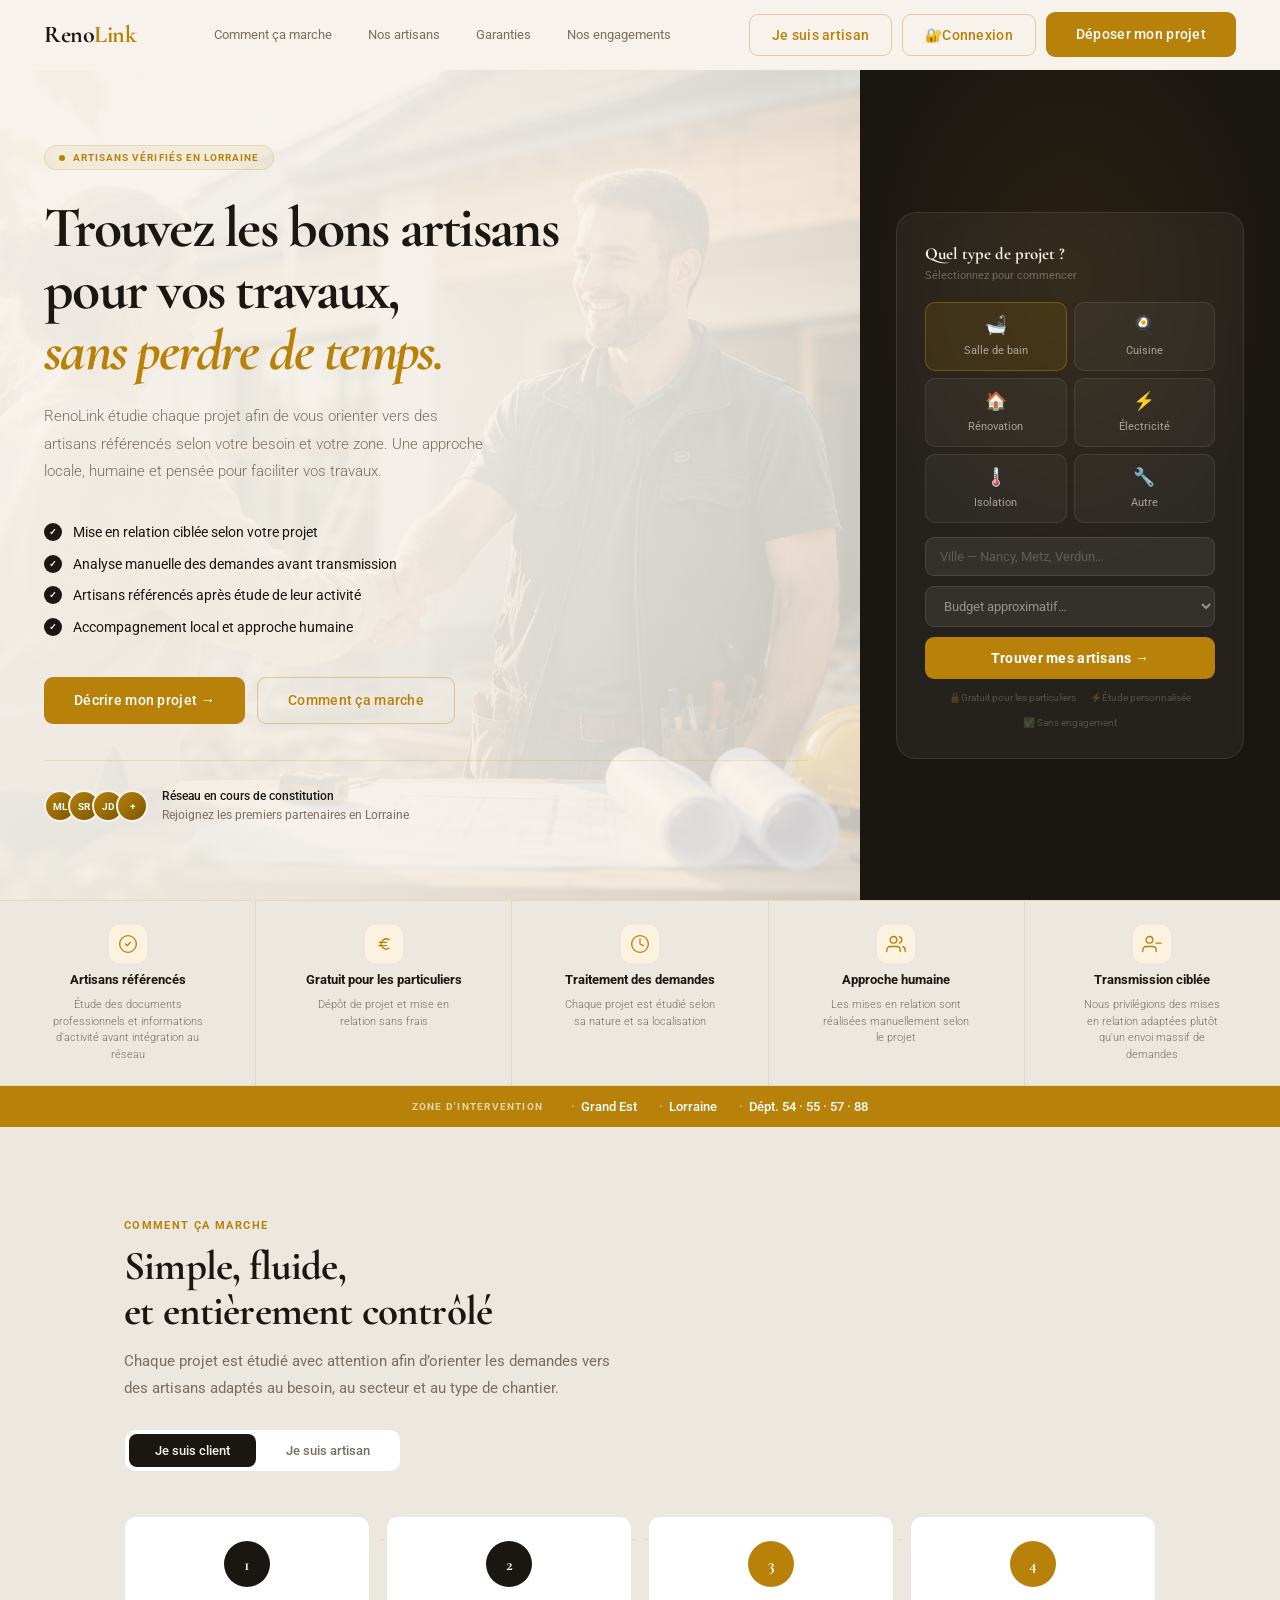
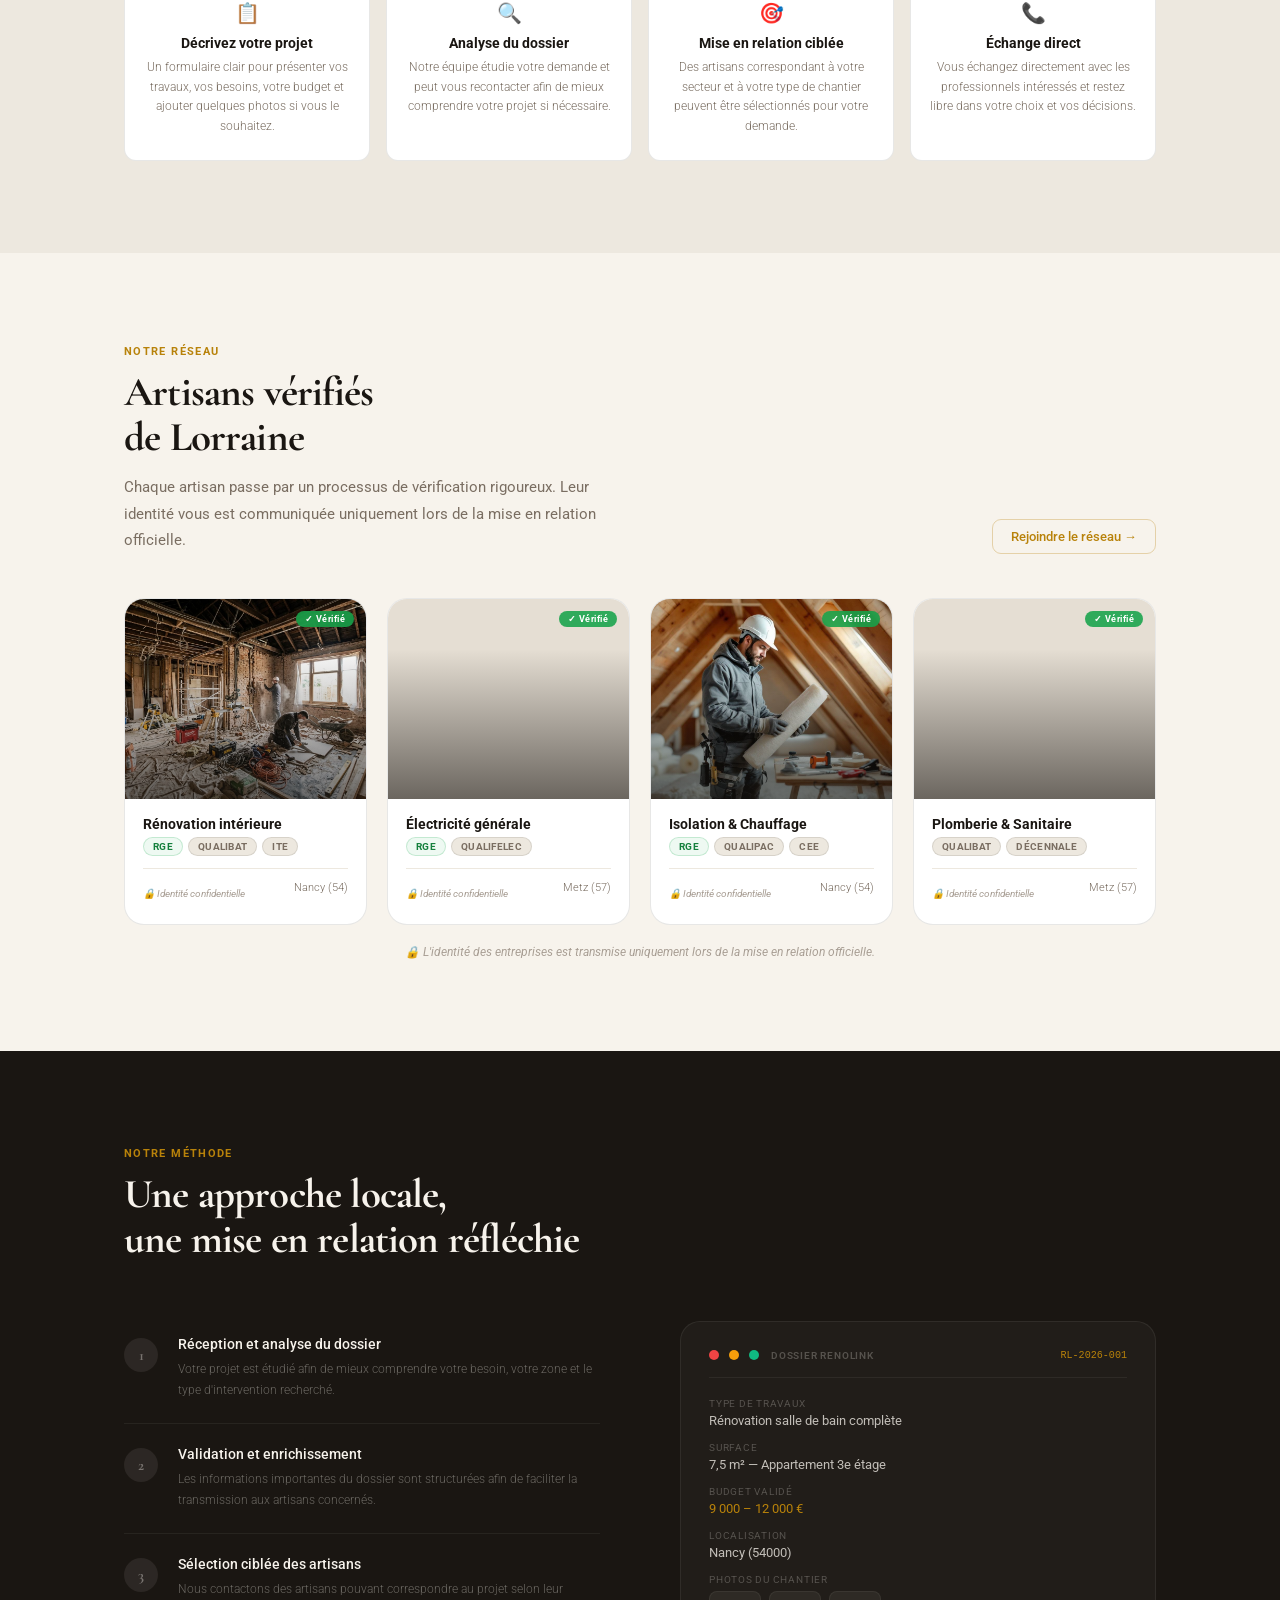
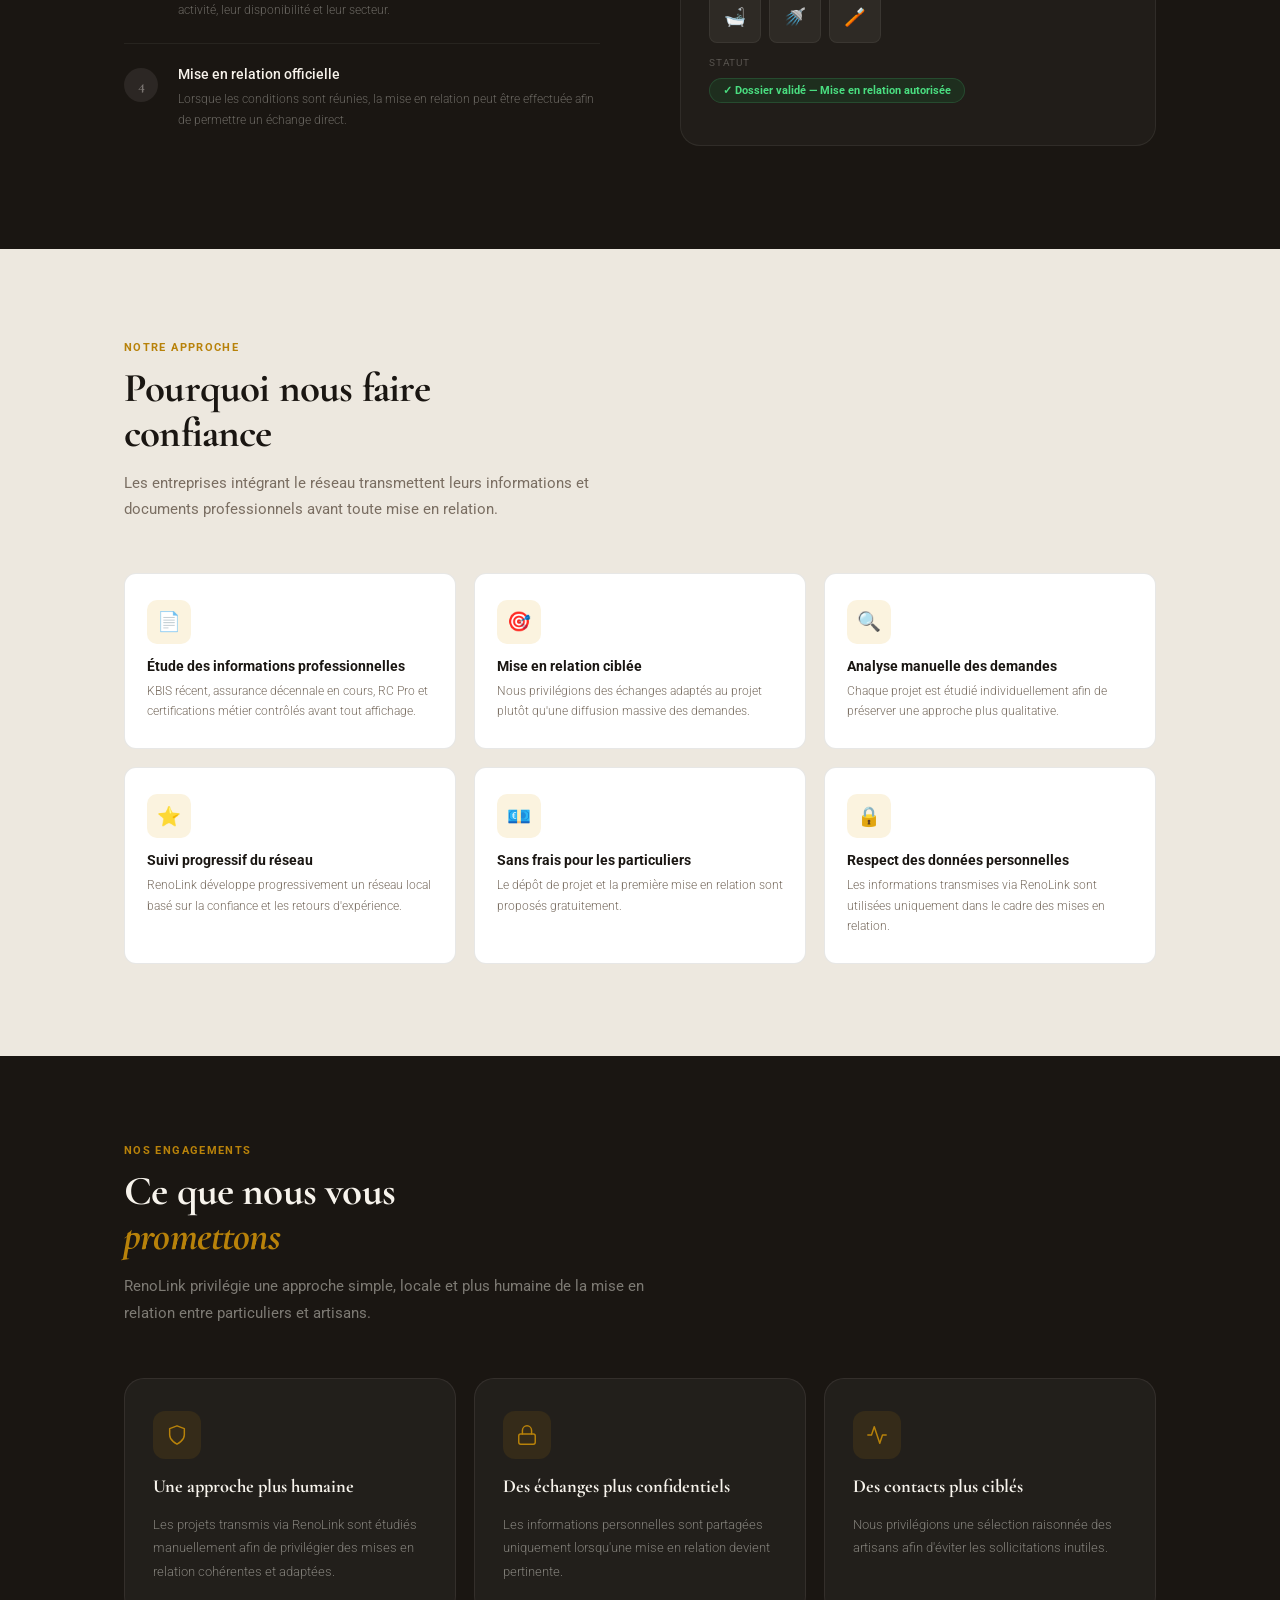
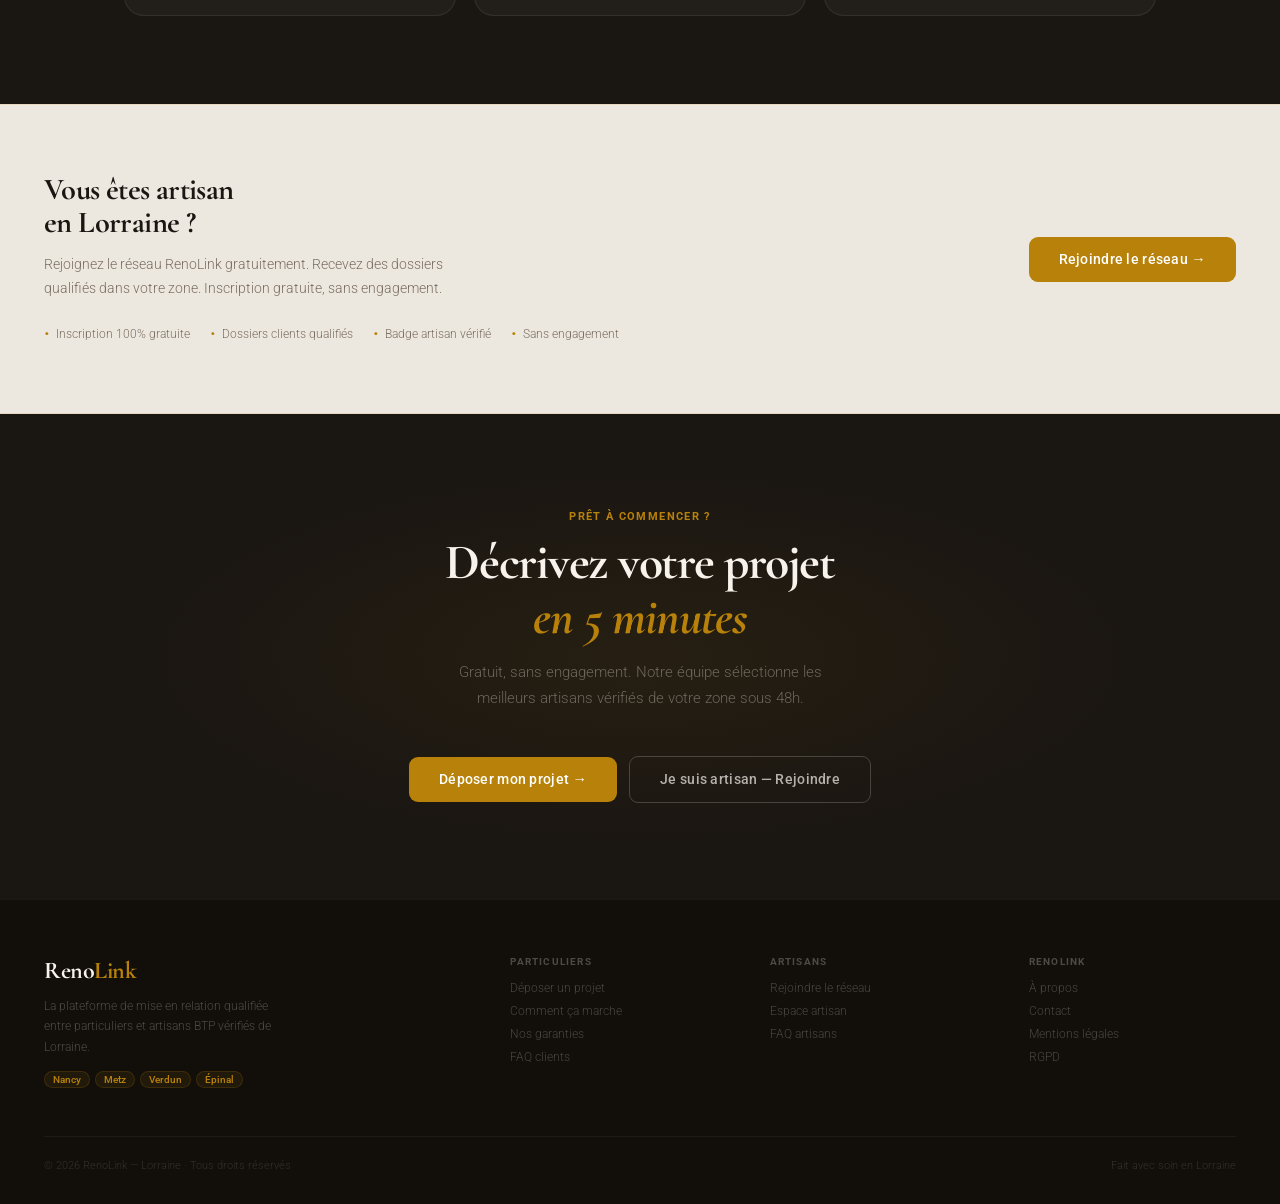
<file: index.html>
<!DOCTYPE html>
<html lang="fr">
<head>
  <meta charset="UTF-8">
  <meta name="viewport" content="width=device-width, initial-scale=1.0">
  <title>RenoLink — Artisans vérifiés pour vos travaux en Lorraine</title>
  <meta name="description" content="Trouvez les meilleurs artisans vérifiés pour vos travaux en Lorraine. Mise en relation qualifiée, gratuit pour les particuliers.">
  <link rel="stylesheet" href="css/variables.css">
  <link rel="stylesheet" href="css/components.css">
  <link rel="stylesheet" href="css/home.css">
</head>
<body>

<!-- ── NAVBAR ── -->
<nav class="navbar" id="navbar">
  <a class="nav-logo" href="index.html">Reno<span>Link</span></a>
  <div class="nav-center">
    <a href="#comment">Comment ça marche</a>
    <a href="#artisans">Nos artisans</a>
    <a href="#garanties">Garanties</a>
    <a href="#engagements">Nos engagements</a>
  </div>
  <div class="nav-right">
    <button class="btn btn-outline" onclick="window.location.href='pages/inscription-artisan.html'">Je suis artisan</button>
    <button class="btn btn-outline" onclick="window.location.href='pages/connexion.html'">🔐Connexion</button>
    <button class="btn btn-gold btn-lg" onclick="window.location.href='pages/formulaire-client.html'">Déposer mon projet</button>
  </div>
  <button class="nav-burger" id="navBurger" aria-label="Menu" aria-expanded="false">
    <span></span><span></span><span></span>
  </button>
</nav>

<div class="nav-overlay" id="navOverlay" onclick="closeMobileMenu()"></div>
<div class="nav-menu" id="navMenu">
  <a class="mobile-nav-link" href="#comment">Comment ça marche</a>
  <a class="mobile-nav-link" href="#artisans">Nos artisans</a>
  <a class="mobile-nav-link" href="#garanties">Garanties</a>
  <a class="mobile-nav-link" href="#engagements">Nos engagements</a>
  <hr style="border:none;border-top:1px solid var(--border);margin:4px 0;">
  <a class="mobile-nav-link" href="pages/connexion.html">🔐Connexion</a>
  <a class="mobile-nav-link" href="pages/inscription-artisan.html">Je suis artisan</a>
  <button class="mobile-cta" onclick="window.location.href='pages/formulaire-client.html'">Déposer mon projet &rarr;</button>
</div>

<!-- ══════════════════════════════════════
     HERO — 2 colonnes
══════════════════════════════════════ -->
<section class="hero">

  <!-- Côté gauche : texte + image fond -->
  <div class="hero-left">
    <div class="hero-tag">
      <span class="live-dot"></span>
      Artisans vérifiés en Lorraine
    </div>

    <h1 class="hero-h1">
      Trouvez les bons artisans<br>
      pour vos travaux,<br>
      <em>sans perdre de temps.</em>
    </h1>
<p class="hero-p">
  RenoLink étudie chaque projet afin de vous orienter vers des artisans référencés selon votre besoin et votre zone.
  Une approche locale, humaine et pensée pour faciliter vos travaux.
</p>
   <div class="hero-checks">
  <div class="check">
    <div class="check-icon">✓</div>
    Mise en relation ciblée selon votre projet
  </div>

  <div class="check">
    <div class="check-icon">✓</div>
    Analyse manuelle des demandes avant transmission
  </div>

  <div class="check">
    <div class="check-icon">✓</div>
    Artisans référencés après étude de leur activité
  </div>

  <div class="check">
    <div class="check-icon">✓</div>
    Accompagnement local et approche humaine
  </div>
</div>
    
    <div class="hero-btns">
      <button class="btn btn-gold btn-lg" onclick="window.location.href='pages/formulaire-client.html'">Décrire mon projet &rarr;</button>
      <button class="btn btn-ghost-gold btn-lg" onclick="document.getElementById('comment').scrollIntoView({behavior:'smooth'})">Comment ça marche</button>
    </div>

    <div class="hero-social">
      <div class="avatars">
        <div class="av">ML</div>
        <div class="av">SR</div>
        <div class="av">JD</div>
        <div class="av">+</div>
      </div>
      <div class="social-txt">
        <strong>Réseau en cours de constitution</strong>
        Rejoignez les premiers partenaires en Lorraine
      </div>
    </div>
  </div>

  <!-- Côté droit : formulaire sur fond sombre -->
  <div class="hero-right">
    <div class="hero-card">
      <div class="hc-title">Quel type de projet ?</div>
      <div class="hc-sub">Sélectionnez pour commencer</div>
      <div class="hc-grid">
        <div class="hc-btn active" onclick="selectHcType(this)"><span class="i">🛁</span><span class="l">Salle de bain</span></div>
        <div class="hc-btn" onclick="selectHcType(this)"><span class="i">🍳</span><span class="l">Cuisine</span></div>
        <div class="hc-btn" onclick="selectHcType(this)"><span class="i">🏠</span><span class="l">Rénovation</span></div>
        <div class="hc-btn" onclick="selectHcType(this)"><span class="i">⚡</span><span class="l">Électricité</span></div>
        <div class="hc-btn" onclick="selectHcType(this)"><span class="i">🌡️</span><span class="l">Isolation</span></div>
        <div class="hc-btn" onclick="selectHcType(this)"><span class="i">🔧</span><span class="l">Autre</span></div>
      </div>
      <input type="text" class="hc-input" placeholder="Ville — Nancy, Metz, Verdun…">
      <select class="hc-select">
        <option value="">Budget approximatif…</option>
        <option>1 500 – 5 000 €</option>
        <option>5 000 – 15 000 €</option>
        <option>15 000 – 30 000 €</option>
        <option>30 000 – 50 000 €</option>
        <option>+ de 50 000 €</option>
      </select>
      <button class="hc-cta" onclick="window.location.href='pages/formulaire-client.html'">Trouver mes artisans &rarr;</button>
      <div class="hc-trust">
        <span class="hc-trust-item">🔒Gratuit pour les particuliers</span>
        <span class="hc-trust-item">⚡Étude personnalisée</span>
        <span class="hc-trust-item">✅ Sans engagement</span>
      </div>
    </div>
  </div>

</section>

<!-- ══════════════════════════════════════
     PROMISE BAND — SVG icons + promesses
══════════════════════════════════════ -->
<div class="stats-band">

  <div class="stat-item">
    <div class="stat-icon">
      <svg viewBox="0 0 24 24"><path d="M9 12l2 2 4-4"/><circle cx="12" cy="12" r="10"/></svg>
    </div>
   <div class="stat-num">Artisans référencés</div>
<div class="stat-lbl">Étude des documents professionnels et informations d'activité avant intégration au réseau</div>
  </div>

 <div class="stat-item">
  <div class="stat-icon">
    <svg viewBox="0 0 24 24" fill="none" stroke="currentColor" stroke-width="2" stroke-linecap="round" stroke-linejoin="round">
      <path d="M18 7a6 6 0 1 0 0 10"/>
      <path d="M6 10h9"/>
      <path d="M6 14h9"/>
    </svg>
  </div>

  <div class="stat-num">
    Gratuit pour les particuliers
  </div>

  <div class="stat-lbl">
    Dépôt de projet et mise en relation sans frais
  </div>
</div>

  <div class="stat-item">
    <div class="stat-icon">
      <svg viewBox="0 0 24 24"><circle cx="12" cy="12" r="10"/><polyline points="12 6 12 12 16 14"/></svg>
    </div>
    <div class="stat-num">Traitement des demandes</div>
<div class="stat-lbl">Chaque projet est étudié selon sa nature et sa localisation</div>
  </div>

  <div class="stat-item">
    <div class="stat-icon">
      <svg viewBox="0 0 24 24"><path d="M17 21v-2a4 4 0 0 0-4-4H5a4 4 0 0 0-4 4v2"/><circle cx="9" cy="7" r="4"/><path d="M23 21v-2a4 4 0 0 0-3-3.87"/><path d="M16 3.13a4 4 0 0 1 0 7.75"/></svg>
    </div>
    <div class="stat-num">Approche humaine</div>
<div class="stat-lbl">Les mises en relation sont réalisées manuellement selon le projet</div>
  </div>

  <div class="stat-item">
    <div class="stat-icon">
      <svg viewBox="0 0 24 24"><path d="M17 21v-2a4 4 0 0 0-4-4H5a4 4 0 0 0-4 4v2"/><circle cx="9" cy="7" r="4"/><line x1="23" y1="11" x2="17" y2="11"/></svg>
    </div>
    <div class="stat-num">Transmission ciblée</div>
<div class="stat-lbl">Nous privilégions des mises en relation adaptées plutôt qu'un envoi massif de demandes</div>
  </div>

</div>

<!-- ── TERRITORY — texte générique sans villes ── -->
<div class="territory">
  <div class="territory-label">Zone d'intervention</div>
  <div class="territory-cities">
    <div class="city">Grand Est</div>
    <div class="city">Lorraine</div>
    <div class="city">Dépt. 54 · 55 · 57 · 88</div>
  </div>
</div>

<!-- ══════════════════════════════════════
     COMMENT ÇA MARCHE
══════════════════════════════════════ -->
<section class="section how-section" id="comment">
  <div class="container">
    <div class="eyebrow reveal">Comment ça marche</div>
    <h2 class="section-h2 reveal">Simple, fluide,<br>et entièrement contrôlé</h2>
    <p class="section-p reveal">
      Chaque projet est étudié avec attention afin d’orienter les demandes vers des artisans adaptés au besoin, au secteur et au type de chantier.
    </p>

    <div class="parcours-tabs">
      <button class="ptab active" onclick="switchTab('client',this)">Je suis client</button>
      <button class="ptab" onclick="switchTab('artisan',this)">Je suis artisan</button>
    </div>

    <div id="tab-client">
      <div class="steps-wrap">

        <div class="step-box reveal">
          <div class="step-circle dark">1</div>
          <div class="step-icon">📋</div>
          <div class="step-title">Décrivez votre projet</div>
          <div class="step-desc">
            Un formulaire clair pour présenter vos travaux, vos besoins, votre budget et ajouter quelques photos si vous le souhaitez.
          </div>
        </div>

        <div class="step-box reveal">
          <div class="step-circle dark">2</div>
          <div class="step-icon">🔍</div>
          <div class="step-title">Analyse du dossier</div>
          <div class="step-desc">
            Notre équipe étudie votre demande et peut vous recontacter afin de mieux comprendre votre projet si nécessaire.
          </div>
        </div>

        <div class="step-box reveal">
          <div class="step-circle gold">3</div>
          <div class="step-icon">🎯</div>
          <div class="step-title">Mise en relation ciblée</div>
          <div class="step-desc">
            Des artisans correspondant à votre secteur et à votre type de chantier peuvent être sélectionnés pour votre demande.
          </div>
        </div>

        <div class="step-box reveal">
          <div class="step-circle gold">4</div>
          <div class="step-icon">📞</div>
          <div class="step-title">Échange direct</div>
          <div class="step-desc">
            Vous échangez directement avec les professionnels intéressés et restez libre dans votre choix et vos décisions.
          </div>
        </div>

      </div>
    </div>

    <div id="tab-artisan" style="display:none;">
      <div class="steps-wrap">

        <div class="step-box reveal">
          <div class="step-circle dark">1</div>
          <div class="step-icon">📝</div>
          <div class="step-title">Créez votre profil</div>
          <div class="step-desc">
            Présentez votre activité et transmettez les documents utiles à l’étude de votre dossier.
          </div>
        </div>

        <div class="step-box reveal">
          <div class="step-circle dark">2</div>
          <div class="step-icon">📁</div>
          <div class="step-title">Recevez des opportunités</div>
          <div class="step-desc">
            Selon votre secteur et vos spécialités, des demandes de travaux peuvent vous être proposées.
          </div>
        </div>

        <div class="step-box reveal">
          <div class="step-circle gold">3</div>
          <div class="step-icon">✅</div>
          <div class="step-title">Choisissez vos projets</div>
          <div class="step-desc">
            Vous restez libre d’accepter ou non les demandes selon vos disponibilités et vos critères.
          </div>
        </div>

        <div class="step-box reveal">
          <div class="step-circle gold">4</div>
          <div class="step-icon">🤝</div>
          <div class="step-title">Entrez en contact</div>
          <div class="step-desc">
            Une fois la mise en relation effectuée, vous échangez directement avec le client pour la suite du projet.
          </div>
        </div>

      </div>
    </div>
  </div>
</section>

<!-- ══════════════════════════════════════
     ARTISANS — CARDS PHOTO
══════════════════════════════════════ -->
<section class="section artisans-section" id="artisans">
  <div class="container">
    <div class="artisans-header">
      <div>
        <div class="eyebrow reveal">Notre réseau</div>
        <h2 class="section-h2 reveal">Artisans vérifiés<br>de Lorraine</h2>
        <p class="section-p reveal">Chaque artisan passe par un processus de vérification rigoureux. Leur identité vous est communiquée uniquement lors de la mise en relation officielle.</p>
      </div>
      <button class="see-all reveal" onclick="window.location.href='pages/inscription-artisan.html'">Rejoindre le réseau &rarr;</button>
    </div>

    <div class="artisans-grid">
      <!-- c1 = Rénovation | modifier l'image dans home.css ligne .ac-cover.c1 -->
      <div class="artisan-card reveal">
        <div class="ac-cover c1">
          <span>🏗️</span>
          <span class="ac-verified badge badge-verified">✓ Vérifié</span>
        </div>
        <div class="ac-body">
          <div class="ac-name">RENOV HABITAT</div>
          <div class="ac-meta">Rénovation intérieure</div>
          <div class="ac-tags">
            <span class="tag rge">RGE</span>
            <span class="tag">Qualibat</span>
            <span class="tag">ITE</span>
          </div>
          <div class="ac-footer">
            <div></div>
            <div class="ac-zone">Nancy (54)</div>
          </div>
        </div>
      </div>

      <!-- c2 = Électricité | modifier l'image dans home.css ligne .ac-cover.c2 -->
      <div class="artisan-card reveal">
        <div class="ac-cover c2">
          <span>⚡</span>
          <span class="ac-verified badge badge-verified">✓ Vérifié</span>
        </div>
        <div class="ac-body">
          <div class="ac-name">BATI EXPERT</div>
          <div class="ac-meta">Électricité générale</div>
          <div class="ac-tags">
            <span class="tag rge">RGE</span>
            <span class="tag">Qualifelec</span>
          </div>
          <div class="ac-footer">
            <div></div>
            <div class="ac-zone">Metz (57)</div>
          </div>
        </div>
      </div>

      <!-- c3 = Isolation | modifier l'image dans home.css ligne .ac-cover.c3 -->
      <div class="artisan-card reveal">
        <div class="ac-cover c3">
          <span>🔥</span>
          <span class="ac-verified badge badge-verified">✓ Vérifié</span>
        </div>
        <div class="ac-body">
          <div class="ac-name">THERMIQUE EST</div>
          <div class="ac-meta">Isolation &amp; Chauffage</div>
          <div class="ac-tags">
            <span class="tag rge">RGE</span>
            <span class="tag">QualiPAC</span>
            <span class="tag">CEE</span>
          </div>
          <div class="ac-footer">
            <div></div>
            <div class="ac-zone">Nancy (54)</div>
          </div>
        </div>
      </div>

      <!-- c4 = Plomberie | modifier l'image dans home.css ligne .ac-cover.c4 -->
      <div class="artisan-card reveal">
        <div class="ac-cover c4">
          <span>🚿</span>
          <span class="ac-verified badge badge-verified">✓ Vérifié</span>
        </div>
        <div class="ac-body">
          <div class="ac-name">PLOMBERIE MARTIN</div>
          <div class="ac-meta">Plomberie &amp; Sanitaire</div>
          <div class="ac-tags">
            <span class="tag">Qualibat</span>
            <span class="tag">Décennale</span>
          </div>
          <div class="ac-footer">
            <div></div>
            <div class="ac-zone">Metz (57)</div>
          </div>
        </div>
      </div>
    </div>

    <p style="text-align:center;margin-top:20px;font-size:0.73rem;color:var(--muted2);font-style:italic;">
      🔒 L'identité des entreprises est transmise uniquement lors de la mise en relation officielle.
    </p>
  </div>
</section>

<!-- ══════════════════════════════════════
     PROCESS
══════════════════════════════════════ -->
<section class="process-section">
  <div class="container">
    <div class="eyebrow reveal" style="color:var(--gold);">Notre méthode</div>
    <h2 class="section-h2 reveal" style="color:var(--bg);">Une approche locale,<br>une mise en relation réfléchie</h2>
    <div class="process-grid">
      <div class="process-steps">
        <div class="proc-step reveal">
          <div class="proc-num">1</div>
          <div class="proc-content">
            <h4>Réception et analyse du dossier</h4>
           <p>Votre projet est étudié afin de mieux comprendre votre besoin, votre zone et le type d'intervention recherché.</p>
          </div>
        </div>
        <div class="proc-step reveal">
          <div class="proc-num">2</div>
          <div class="proc-content">
            <h4>Validation et enrichissement</h4>
            <p>Les informations importantes du dossier sont structurées afin de faciliter la transmission aux artisans concernés.</p>
          </div>
        </div>
        <div class="proc-step reveal">
          <div class="proc-num">3</div>
          <div class="proc-content">
            <h4>Sélection ciblée des artisans</h4>
           <p>Nous contactons des artisans pouvant correspondre au projet selon leur activité, leur disponibilité et leur secteur.</p>
          </div>
        </div>
        <div class="proc-step reveal">
          <div class="proc-num">4</div>
          <div class="proc-content">
            <h4>Mise en relation officielle</h4>
            <p>Lorsque les conditions sont réunies, la mise en relation peut être effectuée afin de permettre un échange direct.</p>
          </div>
        </div>
      </div>
      <div class="process-visual reveal">
        <div class="pv-header">
          <div class="pv-dot" style="background:#EF4444;"></div>
          <div class="pv-dot" style="background:#F59E0B;margin-left:4px;"></div>
          <div class="pv-dot" style="background:#10B981;margin-left:4px;"></div>
          <div class="pv-label">Dossier RenoLink</div>
          <div class="pv-ref">RL-2026-001</div>
        </div>
        <div class="pv-field"><div class="pv-field-label">Type de travaux</div><div class="pv-field-value">Rénovation salle de bain complète</div></div>
        <div class="pv-field"><div class="pv-field-label">Surface</div><div class="pv-field-value">7,5 m² — Appartement 3e étage</div></div>
        <div class="pv-field"><div class="pv-field-label">Budget validé</div><div class="pv-field-value gold">9 000 – 12 000 €</div></div>
        <div class="pv-field"><div class="pv-field-label">Localisation</div><div class="pv-field-value">Nancy (54000)</div></div>
        <div class="pv-field">
          <div class="pv-field-label">Photos du chantier</div>
          <div class="pv-photos">
            <div class="pv-photo">🛁</div>
            <div class="pv-photo">🚿</div>
            <div class="pv-photo">🪥</div>
          </div>
        </div>
        <div class="pv-field">
          <div class="pv-field-label">Statut</div>
          <div class="pv-status">✓ Dossier validé — Mise en relation autorisée</div>
        </div>
      </div>
    </div>
  </div>
</section>

<!-- ══════════════════════════════════════
     GARANTIES
══════════════════════════════════════ -->
<section class="section trust-section" id="garanties">
  <div class="container">
    <div class="eyebrow reveal">Notre approche</div>
    <h2 class="section-h2 reveal">Pourquoi nous faire<br>confiance</h2>
    <p class="section-p reveal">Les entreprises intégrant le réseau transmettent leurs informations et documents professionnels avant toute mise en relation.</p>
    <div class="trust-grid">
      <div class="trust-card reveal">
        <div class="tc-icon">📄</div>
        <div class="tc-title">Étude des informations professionnelles</div>
        <div class="tc-desc">KBIS récent, assurance décennale en cours, RC Pro et certifications métier contrôlés avant tout affichage.</div>
      </div>
      <div class="trust-card reveal">
        <div class="tc-icon">🎯</div>
        <div class="tc-title">Mise en relation ciblée</div>
<div class="tc-desc">Nous privilégions des échanges adaptés au projet plutôt qu'une diffusion massive des demandes.</div>
      </div>
      <div class="trust-card reveal">
        <div class="tc-icon">🔍</div>
        <div class="tc-title">Analyse manuelle des demandes</div>
<div class="tc-desc">Chaque projet est étudié individuellement afin de préserver une approche plus qualitative.</div>
      </div>
      <div class="trust-card reveal">
        <div class="tc-icon">⭐</div>
       <div class="tc-title">Suivi progressif du réseau</div>
<div class="tc-desc">RenoLink développe progressivement un réseau local basé sur la confiance et les retours d'expérience.</div>
      </div>
      <div class="trust-card reveal">
        <div class="tc-icon">💶</div>
        <div class="tc-title">Sans frais pour les particuliers</div>
<div class="tc-desc">Le dépôt de projet et la première mise en relation sont proposés gratuitement.</div>
      </div>
      <div class="trust-card reveal">
        <div class="tc-icon">🔒</div>
        <div class="tc-title">Respect des données personnelles</div>
<div class="tc-desc">Les informations transmises via RenoLink sont utilisées uniquement dans le cadre des mises en relation.</div>
      </div>
    </div>
  </div>
</section>

<!-- ══════════════════════════════════════
     NOS ENGAGEMENTS — remplace témoignages
     Fond sombre, 3 promesses éditoriales avec SVG
══════════════════════════════════════ -->
<section class="section testi-section" id="engagements">
  <div class="container">

    <div class="eyebrow reveal">Nos engagements</div>

    <h2 class="section-h2 reveal">
      Ce que nous vous<br><em>promettons</em>
    </h2>

    <p class="section-p reveal">
      RenoLink privilégie une approche simple, locale et plus humaine de la mise en relation entre particuliers et artisans.
    </p>

    <div class="testi-grid">

      <!-- CARD 1 -->
      <div class="testi-card reveal">
        <div class="testi-icon">
          <svg viewBox="0 0 24 24">
            <path d="M12 22s8-4 8-10V5l-8-3-8 3v7c0 6 8 10 8 10z"/>
          </svg>
        </div>

        <div class="testi-title">
          Une approche plus humaine
        </div>

        <div class="testi-text">
          Les projets transmis via RenoLink sont étudiés manuellement afin de privilégier des mises en relation cohérentes et adaptées.
        </div>
      </div>

      <!-- CARD 2 -->
      <div class="testi-card reveal">
        <div class="testi-icon">
          <svg viewBox="0 0 24 24">
            <rect x="3" y="11" width="18" height="11" rx="2"/>
            <path d="M7 11V7a5 5 0 0 1 10 0v4"/>
          </svg>
        </div>

        <div class="testi-title">
          Des échanges plus confidentiels
        </div>

        <div class="testi-text">
          Les informations personnelles sont partagées uniquement lorsqu'une mise en relation devient pertinente.
        </div>
      </div>

      <!-- CARD 3 -->
      <div class="testi-card reveal">
        <div class="testi-icon">
          <svg viewBox="0 0 24 24">
            <polyline points="22 12 18 12 15 21 9 3 6 12 2 12"/>
          </svg>
        </div>

        <div class="testi-title">
          Des contacts plus ciblés
        </div>

        <div class="testi-text">
          Nous privilégions une sélection raisonnée des artisans afin d'éviter les sollicitations inutiles.
        </div>
      </div>

    </div>

  </div>
</section>

<!-- ══════════════════════════════════════
     ARTISAN CTA
══════════════════════════════════════ -->
<div class="artisan-cta">
  <div class="artisan-cta-left">
    <h3>Vous êtes artisan<br>en Lorraine ?</h3>
    <p>Rejoignez le réseau RenoLink gratuitement. Recevez des dossiers qualifiés dans votre zone. Inscription gratuite, sans engagement.</p>
    <div class="artisan-perks">
      <div class="perk">Inscription 100% gratuite</div>
      <div class="perk">Dossiers clients qualifiés</div>
      <div class="perk">Badge artisan vérifié</div>
      <div class="perk">Sans engagement</div>
    </div>
  </div>
  <div>
    <button class="btn btn-gold btn-lg" onclick="window.location.href='pages/inscription-artisan.html'">Rejoindre le réseau &rarr;</button>
  </div>
</div>

<!-- ══════════════════════════════════════
     CTA FINAL
══════════════════════════════════════ -->
<section class="cta-section">
  <span class="eyebrow reveal" style="color:var(--gold);">Prêt à commencer ?</span>
  <h2 class="cta-h2 reveal">Décrivez votre projet<br><em>en 5 minutes</em></h2>
  <p class="cta-p reveal">Gratuit, sans engagement. Notre équipe sélectionne les meilleurs artisans vérifiés de votre zone sous 48h.</p>
  <div class="cta-btns reveal">
    <button class="btn btn-gold btn-lg" onclick="window.location.href='pages/formulaire-client.html'">Déposer mon projet &rarr;</button>
    <button class="btn btn-ghost-white btn-lg" onclick="window.location.href='pages/inscription-artisan.html'">Je suis artisan — Rejoindre</button>
  </div>
</section>

<!-- ══════════════════════════════════════
     FOOTER
══════════════════════════════════════ -->
<footer>
  <div class="footer-top">
    <div class="footer-brand">
      <a class="nav-logo" href="index.html" style="color:var(--bg);">Reno<span style="color:var(--gold);">Link</span></a>
      <p>La plateforme de mise en relation qualifiée entre particuliers et artisans BTP vérifiés de Lorraine.</p>
      <div class="footer-cities">
        <span class="footer-city">Nancy</span>
        <span class="footer-city">Metz</span>
        <span class="footer-city">Verdun</span>
        <span class="footer-city">Épinal</span>
      </div>
    </div>
    <div class="footer-col">
      <h4>Particuliers</h4>
      <a href="pages/formulaire-client.html">Déposer un projet</a>
      <a href="#comment">Comment ça marche</a>
      <a href="#garanties">Nos garanties</a>
      <a href="pages/faq-client.html">FAQ clients</a>
    </div>
    <div class="footer-col">
      <h4>Artisans</h4>
      <a href="pages/inscription-artisan.html">Rejoindre le réseau</a>
      <a href="pages/espace-artisan.html">Espace artisan</a>
      <a href="pages/faq-artisan.html">FAQ artisans</a>
    </div>
    <div class="footer-col">
      <h4>RenoLink</h4>
      <a href="pages/about.html">À propos</a>
      <a href="pages/contact.html">Contact</a>
      <a href="pages/mentions-legales.html">Mentions légales</a>
      <a href="pages/rgpd.html">RGPD</a>
    </div>
  </div>
  <div class="footer-bottom">
    <span>© 2026 RenoLink — Lorraine · Tous droits réservés</span>
    <span>Fait avec soin en Lorraine</span>
  </div>
</footer>

<!-- JS externe — ne pas mettre le contenu ici -->
<script src="js/main.js"></script>

</body>
</html>
</file>
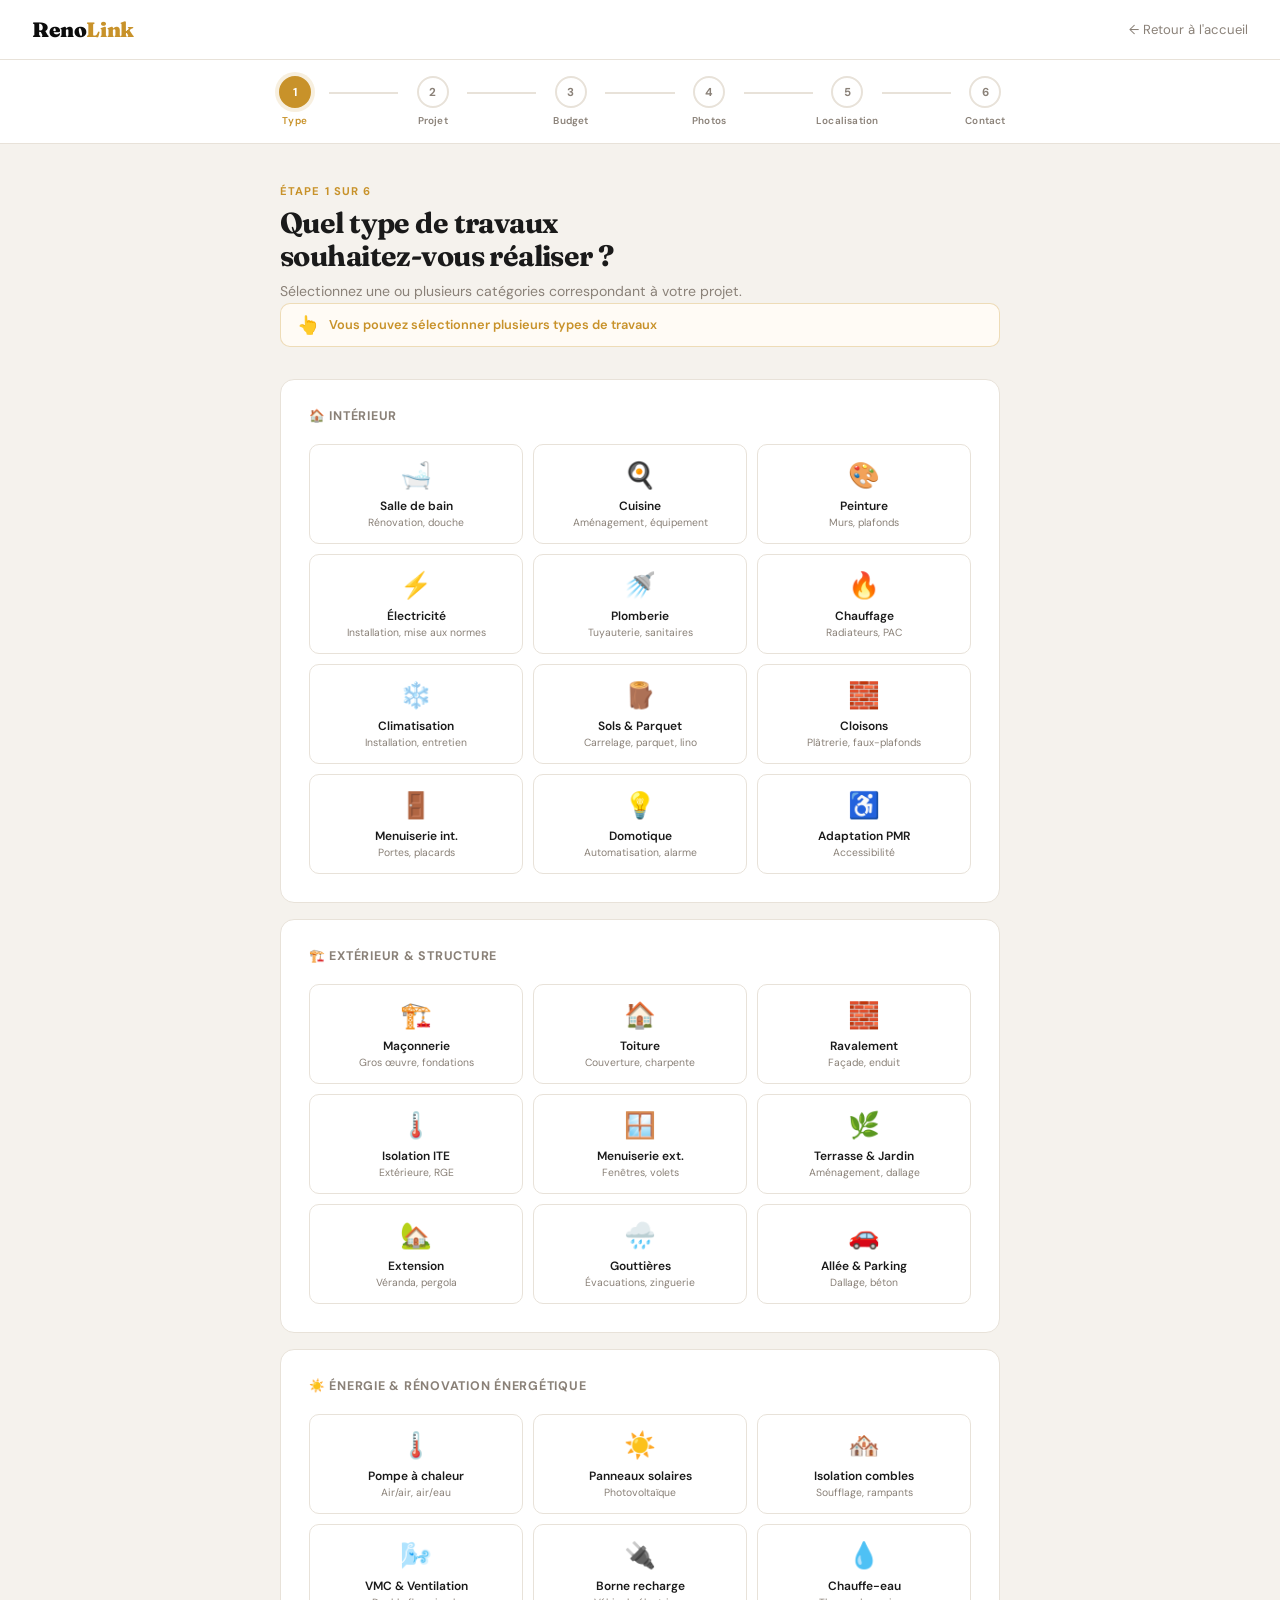
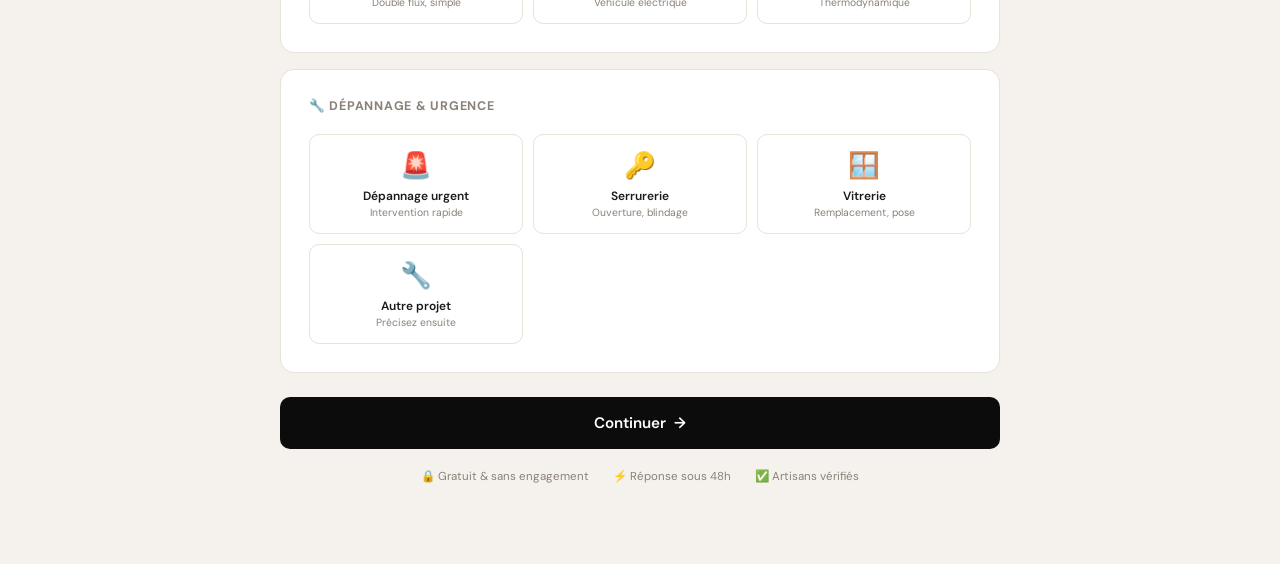
<file: formulaire-client.html>
<!DOCTYPE html>
<html lang="fr">
<head>
<meta charset="UTF-8">
<meta name="viewport" content="width=device-width, initial-scale=1.0">
<title>RenoLink — Déposer mon projet</title>
<link rel="preconnect" href="https://fonts.googleapis.com">
<link href="https://fonts.googleapis.com/css2?family=Fraunces:ital,wght@0,400;0,700;0,900;1,400&family=DM+Sans:wght@300;400;500;600&display=swap" rel="stylesheet">
<style>
*{margin:0;padding:0;box-sizing:border-box;}

:root{
  --gold:#C8922A;
  --gold2:#E8B84B;
  --dark:#0C0C0C;
  --card:#FFFFFF;
  --bg:#F5F2ED;
  --border:#E8E2D9;
  --text:#1A1A1A;
  --muted:#8A8178;
  --success:#16A34A;
  --error:#DC2626;
  --radius:14px;
}

body{
  font-family:'DM Sans',sans-serif;
  background:var(--bg);
  color:var(--text);
  min-height:100vh;
}

/* NAVBAR */
nav{
  background:white;
  border-bottom:1px solid var(--border);
  padding:0 32px;
  height:60px;
  display:flex;align-items:center;justify-content:space-between;
  position:sticky;top:0;z-index:100;
}

.logo{
  font-family:'Fraunces',serif;
  font-size:1.3rem;font-weight:900;
  color:var(--dark);letter-spacing:-0.02em;
}
.logo span{color:var(--gold);}

.nav-back{
  display:flex;align-items:center;gap:6px;
  font-size:0.82rem;color:var(--muted);
  cursor:pointer;text-decoration:none;
  transition:color 0.2s;
}
.nav-back:hover{color:var(--text);}

/* PROGRESS BAR */
.progress-wrap{
  background:white;
  border-bottom:1px solid var(--border);
  padding:16px 32px;
}

.progress-steps{
  display:flex;align-items:center;
  max-width:760px;margin:0 auto;
  gap:0;
}

.ps{
  display:flex;flex-direction:column;align-items:center;
  gap:6px;flex:1;position:relative;
}

.ps-dot{
  width:32px;height:32px;border-radius:50%;
  border:2px solid var(--border);
  background:white;
  display:flex;align-items:center;justify-content:center;
  font-size:0.72rem;font-weight:700;
  color:var(--muted);
  transition:all 0.3s;
  position:relative;z-index:1;
}

.ps.done .ps-dot{
  background:var(--success);border-color:var(--success);color:white;
}
.ps.active .ps-dot{
  background:var(--gold);border-color:var(--gold);color:white;
  box-shadow:0 0 0 4px rgba(200,146,42,0.15);
}

.ps-label{
  font-size:0.62rem;font-weight:600;
  color:var(--muted);text-align:center;
  letter-spacing:0.02em;white-space:nowrap;
}
.ps.active .ps-label{color:var(--gold);}
.ps.done .ps-label{color:var(--success);}

.ps-line{
  flex:1;height:2px;
  background:var(--border);
  margin-bottom:18px;
  transition:background 0.3s;
}
.ps-line.done{background:var(--success);}

/* MAIN */
.main{
  max-width:760px;
  margin:0 auto;
  padding:40px 20px 80px;
}

/* STEP */
.step{display:none;animation:fadeIn 0.3s ease;}
.step.active{display:block;}
@keyframes fadeIn{from{opacity:0;transform:translateY(10px);}to{opacity:1;transform:translateY(0);}}

.step-header{margin-bottom:32px;}

.step-eyebrow{
  font-size:0.7rem;font-weight:700;
  letter-spacing:0.1em;text-transform:uppercase;
  color:var(--gold);margin-bottom:8px;
}

.step-title{
  font-family:'Fraunces',serif;
  font-size:1.8rem;font-weight:700;
  line-height:1.15;margin-bottom:8px;
  letter-spacing:-0.02em;
}

.step-sub{
  font-size:0.88rem;color:var(--muted);line-height:1.6;
}

/* CARD */
.form-card{
  background:white;
  border:1px solid var(--border);
  border-radius:var(--radius);
  padding:28px;
  margin-bottom:16px;
}

.form-card-title{
  font-size:0.78rem;font-weight:700;
  letter-spacing:0.06em;text-transform:uppercase;
  color:var(--muted);margin-bottom:20px;
  display:flex;align-items:center;gap:8px;
}

/* TYPE GRID */
.type-grid{
  display:grid;
  grid-template-columns:repeat(3,1fr);
  gap:10px;
}

.type-btn{
  border:1.5px solid var(--border);
  border-radius:10px;
  padding:14px 10px;
  text-align:center;
  cursor:pointer;
  transition:all 0.2s;
  background:white;
}

.type-btn:hover{border-color:var(--gold);background:#FFFBF5;}
.type-btn.selected{
  border-color:var(--gold);
  background:#FFFBF5;
  box-shadow:0 0 0 3px rgba(200,146,42,0.1);
}

.type-btn .ti{font-size:1.6rem;margin-bottom:6px;display:block;}
.type-btn .tl{font-size:0.75rem;font-weight:600;color:var(--text);}
.type-btn .ts{font-size:0.65rem;color:var(--muted);margin-top:2px;}

/* FORM ELEMENTS */
.form-group{margin-bottom:20px;}
.form-group:last-child{margin-bottom:0;}

.form-label{
  display:block;
  font-size:0.82rem;font-weight:600;
  margin-bottom:8px;color:var(--text);
}

.form-label .req{color:var(--gold);}
.form-label .opt{
  font-weight:400;color:var(--muted);
  font-size:0.72rem;margin-left:4px;
}

.form-input,.form-select,.form-textarea{
  width:100%;
  border:1.5px solid var(--border);
  border-radius:10px;
  padding:12px 16px;
  font-family:'DM Sans',sans-serif;
  font-size:0.88rem;
  color:var(--text);
  background:white;
  outline:none;
  transition:border-color 0.2s,box-shadow 0.2s;
}

.form-input:focus,.form-select:focus,.form-textarea:focus{
  border-color:var(--gold);
  box-shadow:0 0 0 3px rgba(200,146,42,0.1);
}

.form-input.error,.form-textarea.error{
  border-color:var(--error);
  box-shadow:0 0 0 3px rgba(220,38,38,0.1);
}

.form-textarea{height:120px;resize:vertical;line-height:1.6;}
.form-select{cursor:pointer;}

.form-row{display:grid;grid-template-columns:1fr 1fr;gap:16px;}

.input-hint{
  font-size:0.72rem;color:var(--muted);
  margin-top:6px;display:flex;align-items:center;gap:4px;
}

.error-msg{
  font-size:0.72rem;color:var(--error);
  margin-top:6px;display:none;
  align-items:center;gap:4px;
}
.error-msg.show{display:flex;}

/* BUDGET */
.budget-display{
  text-align:center;
  margin-bottom:16px;
}

.budget-value{
  font-family:'Fraunces',serif;
  font-size:2.4rem;font-weight:700;
  color:var(--gold);line-height:1;
}

.budget-label{
  font-size:0.75rem;color:var(--muted);margin-top:4px;
}

.budget-slider{
  width:100%;
  accent-color:var(--gold);
  height:6px;cursor:pointer;
  margin-bottom:8px;
}

.budget-range{
  display:flex;justify-content:space-between;
  font-size:0.72rem;color:var(--muted);
}

.budget-options{
  display:grid;grid-template-columns:repeat(4,1fr);
  gap:8px;margin-top:16px;
}

.budget-opt{
  border:1.5px solid var(--border);
  border-radius:8px;padding:8px;
  text-align:center;cursor:pointer;
  font-size:0.72rem;font-weight:600;
  transition:all 0.2s;color:var(--muted);
}
.budget-opt:hover,.budget-opt.selected{
  border-color:var(--gold);color:var(--gold);
  background:#FFFBF5;
}

/* SURFACE */
.surface-grid{
  display:grid;grid-template-columns:repeat(4,1fr);
  gap:8px;margin-bottom:16px;
}

.surface-opt{
  border:1.5px solid var(--border);
  border-radius:8px;padding:10px;
  text-align:center;cursor:pointer;
  transition:all 0.2s;
}
.surface-opt:hover,.surface-opt.selected{
  border-color:var(--gold);background:#FFFBF5;
}
.surface-opt .sv{font-size:0.85rem;font-weight:700;color:var(--text);}
.surface-opt .sl{font-size:0.65rem;color:var(--muted);}

/* UPLOAD */
.upload-zone{
  border:2px dashed var(--border);
  border-radius:12px;
  padding:32px 20px;
  text-align:center;
  cursor:pointer;
  transition:all 0.25s;
  position:relative;
}

.upload-zone:hover,.upload-zone.drag{
  border-color:var(--gold);
  background:#FFFBF5;
}

.upload-zone.has-files{
  border-color:var(--success);
  border-style:solid;
}

.upload-icon{font-size:2.5rem;margin-bottom:10px;}
.upload-title{font-size:0.95rem;font-weight:600;margin-bottom:4px;}
.upload-sub{font-size:0.78rem;color:var(--muted);}
.upload-sub span{color:var(--gold);font-weight:600;cursor:pointer;}

#fileInput{
  position:absolute;inset:0;
  opacity:0;cursor:pointer;width:100%;height:100%;
}

.photo-grid{
  display:grid;
  grid-template-columns:repeat(4,1fr);
  gap:10px;
  margin-top:16px;
}

.photo-thumb{
  aspect-ratio:1;border-radius:8px;
  overflow:hidden;position:relative;
  border:1px solid var(--border);
}

.photo-thumb img{
  width:100%;height:100%;object-fit:cover;
}

.photo-remove{
  position:absolute;top:4px;right:4px;
  width:22px;height:22px;border-radius:50%;
  background:rgba(0,0,0,0.6);
  color:white;border:none;cursor:pointer;
  font-size:0.7rem;display:flex;
  align-items:center;justify-content:center;
  transition:background 0.2s;
}
.photo-remove:hover{background:var(--error);}

.photo-required-badge{
  display:inline-flex;align-items:center;gap:6px;
  background:#FEF3C7;border:1px solid #F59E0B;
  color:#92400E;font-size:0.72rem;font-weight:600;
  padding:4px 10px;border-radius:100px;
  margin-top:10px;
}

.photo-ok-badge{
  display:inline-flex;align-items:center;gap:6px;
  background:#D1FAE5;border:1px solid #6EE7B7;
  color:#065F46;font-size:0.72rem;font-weight:600;
  padding:4px 10px;border-radius:100px;
  margin-top:10px;
}

/* CONTACT */
.contact-grid{display:grid;grid-template-columns:1fr 1fr;gap:16px;}

/* RECAP */
.recap-section{
  background:white;border:1px solid var(--border);
  border-radius:var(--radius);overflow:hidden;
  margin-bottom:16px;
}

.recap-header{
  padding:14px 20px;
  background:#F9F6F1;
  border-bottom:1px solid var(--border);
  display:flex;align-items:center;justify-content:space-between;
}

.recap-header-title{
  font-size:0.8rem;font-weight:700;
  letter-spacing:0.05em;text-transform:uppercase;
  color:var(--muted);
}

.recap-edit{
  font-size:0.75rem;color:var(--gold);
  cursor:pointer;font-weight:600;
  text-decoration:underline;
}

.recap-body{padding:16px 20px;}

.recap-row{
  display:flex;align-items:flex-start;
  gap:12px;padding:8px 0;
  border-bottom:1px solid #F5F2ED;
  font-size:0.82rem;
}
.recap-row:last-child{border-bottom:none;}

.recap-label{color:var(--muted);min-width:130px;flex-shrink:0;}
.recap-value{font-weight:600;color:var(--text);}

.recap-photos{display:flex;gap:6px;flex-wrap:wrap;margin-top:4px;}
.recap-photo{
  width:48px;height:48px;border-radius:6px;
  overflow:hidden;border:1px solid var(--border);
}
.recap-photo img{width:100%;height:100%;object-fit:cover;}

/* CGU */
.cgu-wrap{
  display:flex;align-items:flex-start;gap:12px;
  padding:16px 20px;
  background:white;border:1px solid var(--border);
  border-radius:var(--radius);margin-bottom:16px;
}

.cgu-check{
  width:20px;height:20px;
  accent-color:var(--gold);
  flex-shrink:0;margin-top:1px;cursor:pointer;
}

.cgu-text{font-size:0.78rem;color:var(--muted);line-height:1.5;}
.cgu-text a{color:var(--gold);text-decoration:none;}

/* BUTTONS */
.btn-row{
  display:flex;gap:12px;
  margin-top:24px;
}

.btn-next{
  flex:1;padding:16px;
  background:var(--dark);color:white;
  border:none;border-radius:10px;
  font-size:0.95rem;font-weight:600;
  cursor:pointer;font-family:'DM Sans',sans-serif;
  transition:all 0.2s;
  display:flex;align-items:center;justify-content:center;gap:8px;
}
.btn-next:hover{background:#222;transform:translateY(-1px);}
.btn-next:disabled{background:#CCC;cursor:not-allowed;transform:none;}

.btn-prev{
  padding:16px 24px;
  background:white;color:var(--text);
  border:1.5px solid var(--border);
  border-radius:10px;
  font-size:0.9rem;font-weight:500;
  cursor:pointer;font-family:'DM Sans',sans-serif;
  transition:all 0.2s;
}
.btn-prev:hover{border-color:var(--gold);color:var(--gold);}

.btn-submit{
  flex:1;padding:16px;
  background:var(--gold);color:white;
  border:none;border-radius:10px;
  font-size:1rem;font-weight:700;
  cursor:pointer;font-family:'DM Sans',sans-serif;
  transition:all 0.2s;
  display:flex;align-items:center;justify-content:center;gap:8px;
}
.btn-submit:hover{background:var(--gold2);transform:translateY(-1px);}

/* TRUST BAR */
.trust-bar{
  display:flex;align-items:center;justify-content:center;
  gap:24px;margin-top:20px;flex-wrap:wrap;
}

.trust-item{
  display:flex;align-items:center;gap:6px;
  font-size:0.72rem;color:var(--muted);
}

/* SUCCESS */
.success-page{
  display:none;
  text-align:center;
  padding:80px 20px;
  animation:fadeIn 0.5s ease;
}

.success-page.show{display:block;}

.success-icon{
  width:80px;height:80px;border-radius:50%;
  background:#D1FAE5;
  display:flex;align-items:center;justify-content:center;
  font-size:2.5rem;margin:0 auto 24px;
}

.success-title{
  font-family:'Fraunces',serif;
  font-size:2rem;font-weight:700;
  margin-bottom:12px;
}

.success-ref{
  display:inline-block;
  background:#F5F2ED;border:1px solid var(--border);
  border-radius:8px;padding:8px 20px;
  font-size:0.85rem;font-weight:700;
  color:var(--gold);margin-bottom:20px;
  font-family:'DM Sans',monospace;
}

.success-steps{
  display:grid;grid-template-columns:repeat(3,1fr);
  gap:16px;max-width:560px;margin:32px auto 0;
}

.success-step{
  background:white;border:1px solid var(--border);
  border-radius:12px;padding:20px 16px;text-align:center;
}

.ss-num{
  width:32px;height:32px;border-radius:50%;
  background:var(--gold);color:white;
  display:flex;align-items:center;justify-content:center;
  font-size:0.8rem;font-weight:700;
  margin:0 auto 10px;
}

.ss-title{font-size:0.82rem;font-weight:600;margin-bottom:4px;}
.ss-desc{font-size:0.72rem;color:var(--muted);line-height:1.4;}

/* CHAR COUNT */
.char-count{
  text-align:right;font-size:0.7rem;color:var(--muted);
  margin-top:4px;
}
.char-count.warning{color:var(--error);}

/* RESPONSIVE */
@media(max-width:600px){
  .type-grid{grid-template-columns:repeat(2,1fr);}
  .budget-options{grid-template-columns:repeat(2,1fr);}
  .surface-grid{grid-template-columns:repeat(2,1fr);}
  .contact-grid{grid-template-columns:1fr;}
  .form-row{grid-template-columns:1fr;}
  .photo-grid{grid-template-columns:repeat(3,1fr);}
  .success-steps{grid-template-columns:1fr;}
  .progress-wrap{padding:12px 16px;}
  .ps-label{display:none;}
  nav{padding:0 16px;}
}
</style>
</head>
<body>

<!-- NAVBAR -->
<nav>
  <div class="logo">Reno<span>Link</span></div>
  <a class="nav-back" href="index.html">← Retour à l'accueil</a>
</nav>

<!-- PROGRESS -->
<div class="progress-wrap">
  <div class="progress-steps" id="progressSteps">
    <div class="ps active" id="ps1"><div class="ps-dot">1</div><div class="ps-label">Type</div></div>
    <div class="ps-line" id="pl1"></div>
    <div class="ps" id="ps2"><div class="ps-dot">2</div><div class="ps-label">Projet</div></div>
    <div class="ps-line" id="pl2"></div>
    <div class="ps" id="ps3"><div class="ps-dot">3</div><div class="ps-label">Budget</div></div>
    <div class="ps-line" id="pl3"></div>
    <div class="ps" id="ps4"><div class="ps-dot">4</div><div class="ps-label">Photos</div></div>
    <div class="ps-line" id="pl4"></div>
    <div class="ps" id="ps5"><div class="ps-dot">5</div><div class="ps-label">Localisation</div></div>
    <div class="ps-line" id="pl5"></div>
    <div class="ps" id="ps6"><div class="ps-dot">6</div><div class="ps-label">Contact</div></div>
  </div>
</div>

<!-- MAIN -->
<div class="main">

<!-- ══════════ ÉTAPE 1 — TYPE DE TRAVAUX ══════════ -->
<div class="step active" id="step1">
  <div class="step-header">
    <div class="step-eyebrow">Étape 1 sur 6</div>
    <h1 class="step-title">Quel type de travaux<br>souhaitez-vous réaliser ?</h1>
    <p class="step-sub">Sélectionnez une ou plusieurs catégories correspondant à votre projet.</p>

    <div style="display:flex;align-items:center;gap:10px;background:#FFFBF5;border:1px solid rgba(200,146,42,0.3);border-radius:10px;padding:10px 16px;margin-bottom:16px;">
      <span style="font-size:1.1rem;">👆</span>
      <span style="font-size:0.8rem;color:var(--gold);font-weight:600;">Vous pouvez sélectionner plusieurs types de travaux</span>
      <div id="selectedCount" style="margin-left:auto;background:var(--gold);color:white;font-size:0.7rem;font-weight:700;padding:2px 10px;border-radius:100px;display:none;">0 sélectionné(s)</div>
    </div>
  </div>

  <div class="form-card">
    <div class="form-card-title">🏠 Intérieur</div>
    <div class="type-grid">
      <div class="type-btn" onclick="toggleType(this,'Salle de bain')"><span class="ti">🛁</span><div class="tl">Salle de bain</div><div class="ts">Rénovation, douche</div></div>
      <div class="type-btn" onclick="toggleType(this,'Cuisine')"><span class="ti">🍳</span><div class="tl">Cuisine</div><div class="ts">Aménagement, équipement</div></div>
      <div class="type-btn" onclick="toggleType(this,'Peinture intérieure')"><span class="ti">🎨</span><div class="tl">Peinture</div><div class="ts">Murs, plafonds</div></div>
      <div class="type-btn" onclick="toggleType(this,'Électricité')"><span class="ti">⚡</span><div class="tl">Électricité</div><div class="ts">Installation, mise aux normes</div></div>
      <div class="type-btn" onclick="toggleType(this,'Plomberie')"><span class="ti">🚿</span><div class="tl">Plomberie</div><div class="ts">Tuyauterie, sanitaires</div></div>
      <div class="type-btn" onclick="toggleType(this,'Chauffage')"><span class="ti">🔥</span><div class="tl">Chauffage</div><div class="ts">Radiateurs, PAC</div></div>
      <div class="type-btn" onclick="toggleType(this,'Climatisation')"><span class="ti">❄️</span><div class="tl">Climatisation</div><div class="ts">Installation, entretien</div></div>
      <div class="type-btn" onclick="toggleType(this,'Sols & Parquet')"><span class="ti">🪵</span><div class="tl">Sols & Parquet</div><div class="ts">Carrelage, parquet, lino</div></div>
      <div class="type-btn" onclick="toggleType(this,'Cloisons & Plâtrerie')"><span class="ti">🧱</span><div class="tl">Cloisons</div><div class="ts">Plâtrerie, faux-plafonds</div></div>
      <div class="type-btn" onclick="toggleType(this,'Menuiserie intérieure')"><span class="ti">🚪</span><div class="tl">Menuiserie int.</div><div class="ts">Portes, placards</div></div>
      <div class="type-btn" onclick="toggleType(this,'Domotique')"><span class="ti">💡</span><div class="tl">Domotique</div><div class="ts">Automatisation, alarme</div></div>
      <div class="type-btn" onclick="toggleType(this,'Adaptation PMR')"><span class="ti">♿</span><div class="tl">Adaptation PMR</div><div class="ts">Accessibilité</div></div>
    </div>
  </div>

  <div class="form-card">
    <div class="form-card-title">🏗️ Extérieur & Structure</div>
    <div class="type-grid">
      <div class="type-btn" onclick="toggleType(this,'Maçonnerie')"><span class="ti">🏗️</span><div class="tl">Maçonnerie</div><div class="ts">Gros œuvre, fondations</div></div>
      <div class="type-btn" onclick="toggleType(this,'Toiture & Charpente')"><span class="ti">🏠</span><div class="tl">Toiture</div><div class="ts">Couverture, charpente</div></div>
      <div class="type-btn" onclick="toggleType(this,'Ravalement façade')"><span class="ti">🧱</span><div class="tl">Ravalement</div><div class="ts">Façade, enduit</div></div>
      <div class="type-btn" onclick="toggleType(this,'Isolation thermique ITE')"><span class="ti">🌡️</span><div class="tl">Isolation ITE</div><div class="ts">Extérieure, RGE</div></div>
      <div class="type-btn" onclick="toggleType(this,'Menuiserie extérieure')"><span class="ti">🪟</span><div class="tl">Menuiserie ext.</div><div class="ts">Fenêtres, volets</div></div>
      <div class="type-btn" onclick="toggleType(this,'Terrasse & Jardin')"><span class="ti">🌿</span><div class="tl">Terrasse & Jardin</div><div class="ts">Aménagement, dallage</div></div>
      <div class="type-btn" onclick="toggleType(this,'Extension & Véranda')"><span class="ti">🏡</span><div class="tl">Extension</div><div class="ts">Véranda, pergola</div></div>
      <div class="type-btn" onclick="toggleType(this,'Gouttières & Évacuations')"><span class="ti">🌧️</span><div class="tl">Gouttières</div><div class="ts">Évacuations, zinguerie</div></div>
      <div class="type-btn" onclick="toggleType(this,'Allée & Stationnement')"><span class="ti">🚗</span><div class="tl">Allée & Parking</div><div class="ts">Dallage, béton</div></div>
    </div>
  </div>

  <div class="form-card">
    <div class="form-card-title">☀️ Énergie & Rénovation énergétique</div>
    <div class="type-grid">
      <div class="type-btn" onclick="toggleType(this,'Pompe à chaleur')"><span class="ti">🌡️</span><div class="tl">Pompe à chaleur</div><div class="ts">Air/air, air/eau</div></div>
      <div class="type-btn" onclick="toggleType(this,'Panneaux solaires')"><span class="ti">☀️</span><div class="tl">Panneaux solaires</div><div class="ts">Photovoltaïque</div></div>
      <div class="type-btn" onclick="toggleType(this,'Isolation combles')"><span class="ti">🏘️</span><div class="tl">Isolation combles</div><div class="ts">Soufflage, rampants</div></div>
      <div class="type-btn" onclick="toggleType(this,'VMC & Ventilation')"><span class="ti">🌬️</span><div class="tl">VMC & Ventilation</div><div class="ts">Double flux, simple</div></div>
      <div class="type-btn" onclick="toggleType(this,'Borne de recharge')"><span class="ti">🔌</span><div class="tl">Borne recharge</div><div class="ts">Véhicule électrique</div></div>
      <div class="type-btn" onclick="toggleType(this,'Chauffe-eau thermodynamique')"><span class="ti">💧</span><div class="tl">Chauffe-eau</div><div class="ts">Thermodynamique</div></div>
    </div>
  </div>

  <div class="form-card">
    <div class="form-card-title">🔧 Dépannage & Urgence</div>
    <div class="type-grid">
      <div class="type-btn" onclick="toggleType(this,'Dépannage urgence')"><span class="ti">🚨</span><div class="tl">Dépannage urgent</div><div class="ts">Intervention rapide</div></div>
      <div class="type-btn" onclick="toggleType(this,'Serrurerie')"><span class="ti">🔑</span><div class="tl">Serrurerie</div><div class="ts">Ouverture, blindage</div></div>
      <div class="type-btn" onclick="toggleType(this,'Vitrerie')"><span class="ti">🪟</span><div class="tl">Vitrerie</div><div class="ts">Remplacement, pose</div></div>
      <div class="type-btn" onclick="toggleType(this,'Autre')"><span class="ti">🔧</span><div class="tl">Autre projet</div><div class="ts">Précisez ensuite</div></div>
    </div>
  </div>

  <div id="typeError" class="error-msg" style="margin-bottom:8px;">⚠️ Veuillez sélectionner au moins un type de travaux</div>

  <div class="btn-row">
    <button class="btn-next" onclick="nextStep(1)">Continuer <span>→</span></button>
  </div>

  <div class="trust-bar">
    <div class="trust-item">🔒 Gratuit & sans engagement</div>
    <div class="trust-item">⚡ Réponse sous 48h</div>
    <div class="trust-item">✅ Artisans vérifiés</div>
  </div>
</div>

<!-- ══════════ ÉTAPE 2 — DESCRIPTION DU PROJET ══════════ -->
<div class="step" id="step2">
  <div class="step-header">
    <div class="step-eyebrow">Étape 2 sur 6</div>
    <h1 class="step-title">Décrivez précisément<br>votre projet</h1>
    <p class="step-sub">Plus votre description est précise, plus les artisans pourront vous proposer un devis adapté.</p>
  </div>

  <div class="form-card">
    <div class="form-card-title">📝 Description du projet</div>
    <div class="form-group">
      <label class="form-label">Description détaillée <span class="req">*</span></label>
      <textarea class="form-textarea" id="description" placeholder="Décrivez votre projet en détail : état actuel, travaux souhaités, matériaux, contraintes particulières...&#10;&#10;Ex : Rénovation complète de la salle de bain de 6m². Dépose de l'ancienne baignoire et pose d'une douche à l'italienne, nouveau carrelage sol et murs, remplacement lavabo et robinetterie. Appartement au 2ème étage sans ascenseur." maxlength="1000" oninput="updateCharCount(this)"></textarea>
      <div class="char-count" id="charCount">0 / 1000 caractères (minimum 100)</div>
      <div class="error-msg" id="descError">⚠️ Veuillez décrire votre projet (minimum 100 caractères)</div>
    </div>
  </div>

  <div class="form-card">
    <div class="form-card-title">📐 Surface estimative</div>
    <div class="form-group">
      <label class="form-label">Surface approximative concernée <span class="req">*</span></label>
      <div class="surface-grid">
        <div class="surface-opt" onclick="selectSurface(this,'< 10 m²')"><div class="sv">< 10 m²</div><div class="sl">Petite pièce</div></div>
        <div class="surface-opt" onclick="selectSurface(this,'10 - 30 m²')"><div class="sv">10 – 30 m²</div><div class="sl">Pièce standard</div></div>
        <div class="surface-opt" onclick="selectSurface(this,'30 - 60 m²')"><div class="sv">30 – 60 m²</div><div class="sl">Grand espace</div></div>
        <div class="surface-opt" onclick="selectSurface(this,'60 - 100 m²')"><div class="sv">60 – 100 m²</div><div class="sl">Appartement</div></div>
        <div class="surface-opt" onclick="selectSurface(this,'100 - 200 m²')"><div class="sv">100 – 200 m²</div><div class="sl">Grande surface</div></div>
        <div class="surface-opt" onclick="selectSurface(this,'> 200 m²')"><div class="sv">> 200 m²</div><div class="sl">Très grande surface</div></div>
      </div>
      <div class="form-group" style="margin-top:12px;">
        <label class="form-label">Ou saisissez la surface précise <span class="opt">(optionnel)</span></label>
        <div style="display:flex;align-items:center;gap:10px;">
          <input type="number" class="form-input" id="surfaceExacte" placeholder="Ex: 25" style="max-width:150px;" min="1" max="9999">
          <span style="font-size:0.88rem;color:var(--muted);font-weight:500;">m²</span>
        </div>
      </div>
      <div class="error-msg" id="surfaceError">⚠️ Veuillez indiquer une surface approximative</div>
    </div>
  </div>

  <div class="form-card">
    <div class="form-card-title">🏠 Type de bien</div>
    <div class="form-group">
      <label class="form-label">Votre bien <span class="req">*</span></label>
      <select class="form-select" id="typeBien">
        <option value="">Sélectionner...</option>
        <option>Appartement</option>
        <option>Maison individuelle</option>
        <option>Maison mitoyenne</option>
        <option>Local commercial</option>
        <option>Immeuble / Copropriété</option>
        <option>Bureau / Bureaux</option>
        <option>Autre</option>
      </select>
    </div>
    <div class="form-row">
      <div class="form-group">
        <label class="form-label">Étage <span class="opt">(si applicable)</span></label>
        <select class="form-select" id="etage">
          <option value="">Sélectionner...</option>
          <option>Rez-de-chaussée</option>
          <option>1er étage</option>
          <option>2ème étage</option>
          <option>3ème étage</option>
          <option>4ème étage et +</option>
          <option>Dernier étage</option>
        </select>
      </div>
      <div class="form-group">
        <label class="form-label">Ascenseur <span class="opt">(si applicable)</span></label>
        <select class="form-select" id="ascenseur">
          <option value="">Sélectionner...</option>
          <option>Oui</option>
          <option>Non</option>
          <option>Non applicable</option>
        </select>
      </div>
    </div>
  </div>

  <div class="btn-row">
    <button class="btn-prev" onclick="prevStep(2)">← Retour</button>
    <button class="btn-next" onclick="nextStep(2)">Continuer →</button>
  </div>
</div>

<!-- ══════════ ÉTAPE 3 — BUDGET & DÉLAI ══════════ -->
<div class="step" id="step3">
  <div class="step-header">
    <div class="step-eyebrow">Étape 3 sur 6</div>
    <h1 class="step-title">Budget et délai<br>de réalisation</h1>
    <p class="step-sub">Ces informations permettent aux artisans de savoir si votre projet correspond à leur activité.</p>
  </div>

  <div class="form-card">
    <div class="form-card-title">💶 Budget estimatif global</div>
    <div style="display:flex;align-items:center;gap:8px;background:#FEF3C7;border:1px solid #F59E0B;border-radius:8px;padding:10px 14px;margin-bottom:16px;">
      <span>⚠️</span>
      <span style="font-size:0.78rem;color:#92400E;font-weight:500;">Nous n'acceptons pas les projets avec un budget inférieur à <strong>1 500 €</strong>. En dessous de ce seuil, nous ne pouvons pas garantir la qualité de notre service.</span>
    </div>
    <div class="budget-display">
      <div class="budget-value" id="budgetDisplay">10 000 €</div>
      <div class="budget-label">Budget total estimé (matériaux + main d'œuvre)</div>
    </div>
    <input type="range" class="budget-slider" id="budgetSlider" min="1500" max="100000" step="500" value="10000" oninput="updateBudget(this.value)">
    <div class="budget-range"><span>1 500 € min.</span><span>100 000 €+</span></div>

    <div class="budget-options">
      <div class="budget-opt" onclick="setBudget(1500,this)">1 500 – 2 000 €</div>
      <div class="budget-opt" onclick="setBudget(7500,this)">2 000 – 10 000 €</div>
      <div class="budget-opt selected" onclick="setBudget(20000,this)">10 000 – 30 000 €</div>
      <div class="budget-opt" onclick="setBudget(50000,this)">> 30 000 €</div>
    </div>

    <div class="form-group" style="margin-top:20px;">
      <label class="form-label">Précision sur le budget <span class="opt">(optionnel)</span></label>
      <select class="form-select" id="budgetPrecision">
        <option value="">Sélectionner...</option>
        <option>Budget serré — je ne peux pas dépasser</option>
        <option>Budget indicatif — je peux m'adapter</option>
        <option>Budget flexible — la qualité prime</option>
        <option>Je ne sais pas encore — j'attends les devis</option>
      </select>
    </div>
  </div>

  <div class="form-card">
    <div class="form-card-title">📅 Délai souhaité</div>
    <div class="form-group">
      <label class="form-label">Quand souhaitez-vous commencer les travaux ? <span class="req">*</span></label>
      <select class="form-select" id="delai">
        <option value="">Sélectionner...</option>
        <option>Dès que possible — urgent</option>
        <option>Dans le mois</option>
        <option>Dans 1 à 3 mois</option>
        <option>Dans 3 à 6 mois</option>
        <option>Dans 6 mois à 1 an</option>
        <option>Je n'ai pas de date précise</option>
      </select>
      <div class="error-msg" id="delaiError">⚠️ Veuillez indiquer un délai</div>
    </div>

    <div class="form-group">
      <label class="form-label">Contraintes particulières <span class="opt">(optionnel)</span></label>
      <select class="form-select" id="contraintes">
        <option value="">Aucune contrainte particulière</option>
        <option>Logement occupé — travaux en journée uniquement</option>
        <option>Location — travaux entre deux locataires</option>
        <option>Travaux à réaliser par phases</option>
        <option>Contrainte de bruit (copropriété)</option>
        <option>Accès difficile au chantier</option>
        <option>Autre contrainte</option>
      </select>
    </div>

    <div class="form-group">
      <label class="form-label">Avez-vous déjà des devis ? <span class="opt">(optionnel)</span></label>
      <select class="form-select" id="devisExistants">
        <option value="">Sélectionner...</option>
        <option>Non, c'est ma première démarche</option>
        <option>Oui, 1 devis déjà reçu</option>
        <option>Oui, plusieurs devis reçus</option>
        <option>Oui, mais trop chers</option>
      </select>
    </div>
  </div>

  <div class="btn-row">
    <button class="btn-prev" onclick="prevStep(3)">← Retour</button>
    <button class="btn-next" onclick="nextStep(3)">Continuer →</button>
  </div>
</div>

<!-- ══════════ ÉTAPE 4 — PHOTOS ══════════ -->
<div class="step" id="step4">
  <div class="step-header">
    <div class="step-eyebrow">Étape 4 sur 6</div>
    <h1 class="step-title">Photos de votre<br>chantier</h1>
    <p class="step-sub">Au moins une photo est obligatoire. Les artisans ont besoin de voir l'état actuel pour chiffrer précisément.</p>
  </div>

  <div class="form-card">
    <div class="form-card-title">📸 Ajoutez vos photos</div>

    <div class="upload-zone" id="uploadZone">
      <input type="file" id="fileInput" accept="image/*" multiple onchange="handleFiles(this.files)">
      <div class="upload-icon">📷</div>
      <div class="upload-title">Glissez vos photos ici</div>
      <div class="upload-sub">ou <span onclick="document.getElementById('fileInput').click()">cliquez pour parcourir</span></div>
      <div style="margin-top:10px;font-size:0.72rem;color:var(--muted);">JPG, PNG, HEIC — Max 10 photos — 10 MB chacune</div>
    </div>

    <div id="photoBadge" class="photo-required-badge">⚠️ Au moins 1 photo obligatoire</div>

    <div class="photo-grid" id="photoGrid"></div>

    <div style="margin-top:20px;">
      <label class="form-label">Conseils pour de bonnes photos <span class="opt"></span></label>
      <div style="display:grid;grid-template-columns:1fr 1fr;gap:8px;margin-top:8px;">
        <div style="background:#F9F6F1;border-radius:8px;padding:10px;font-size:0.75rem;color:var(--muted);">📏 <strong>Vue d'ensemble</strong> de la pièce ou zone concernée</div>
        <div style="background:#F9F6F1;border-radius:8px;padding:10px;font-size:0.75rem;color:var(--muted);">🔍 <strong>Détails</strong> des zones à rénover ou problèmes</div>
        <div style="background:#F9F6F1;border-radius:8px;padding:10px;font-size:0.75rem;color:var(--muted);">💡 <strong>Bonne lumière</strong> pour que tout soit visible</div>
        <div style="background:#F9F6F1;border-radius:8px;padding:10px;font-size:0.75rem;color:var(--muted);">📐 <strong>Plusieurs angles</strong> pour donner le maximum de contexte</div>
      </div>
    </div>
  </div>

  <div id="photoError" class="error-msg">⚠️ Veuillez ajouter au moins une photo de votre chantier</div>

  <div class="btn-row">
    <button class="btn-prev" onclick="prevStep(4)">← Retour</button>
    <button class="btn-next" onclick="nextStep(4)">Continuer →</button>
  </div>
</div>

<!-- ══════════ ÉTAPE 5 — LOCALISATION ══════════ -->
<div class="step" id="step5">
  <div class="step-header">
    <div class="step-eyebrow">Étape 5 sur 6</div>
    <h1 class="step-title">Où se situe<br>votre chantier ?</h1>
    <p class="step-sub">Nous recherchons les artisans disponibles dans votre zone.</p>
  </div>

  <div class="form-card">
    <div class="form-card-title">📍 Localisation du chantier</div>
    <div class="form-group">
      <label class="form-label">Ville <span class="req">*</span></label>
      <input type="text" class="form-input" id="ville" placeholder="Ex: Nancy">
      <div class="error-msg" id="villeError">⚠️ Veuillez indiquer la ville</div>
    </div>
    <div class="form-row">
      <div class="form-group">
        <label class="form-label">Code postal <span class="req">*</span></label>
        <input type="text" class="form-input" id="codePostal" placeholder="Ex: 54000" maxlength="5">
        <div class="error-msg" id="cpError">⚠️ Code postal invalide</div>
      </div>
      <div class="form-group">
        <label class="form-label">Département</label>
        <select class="form-select" id="departement">
          <option value="">Sélectionner...</option>
          <option value="54">54 — Meurthe-et-Moselle (Nancy)</option>
          <option value="57">57 — Moselle (Metz)</option>
          <option value="55">55 — Meuse (Verdun, Bar-le-Duc)</option>
          <option value="88">88 — Vosges (Épinal)</option>
          <option value="67">67 — Bas-Rhin (Strasbourg)</option>
          <option value="68">68 — Haut-Rhin (Colmar, Mulhouse)</option>
          <option value="08">08 — Ardennes</option>
          <option value="10">10 — Aube</option>
          <option value="51">51 — Marne (Reims)</option>
          <option value="52">52 — Haute-Marne</option>
          <option value="autre">Autre département</option>
        </select>
      </div>
    </div>

    <div class="form-group">
      <label class="form-label">Adresse précise <span class="opt">(optionnel — partagée uniquement avec l'artisan retenu)</span></label>
      <input type="text" class="form-input" id="adresse" placeholder="Ex: 12 rue des Jardins">
      <div class="input-hint">🔒 Votre adresse exacte reste confidentielle jusqu'à la mise en relation</div>
    </div>
  </div>

  <div class="form-card">
    <div class="form-card-title">🏘️ Informations complémentaires</div>
    <div class="form-group">
      <label class="form-label">Type de logement</label>
      <select class="form-select" id="statutOccupation">
        <option value="">Sélectionner...</option>
        <option>Propriétaire occupant</option>
        <option>Propriétaire bailleur</option>
        <option>Locataire (avec accord propriétaire)</option>
        <option>Syndic / Copropriété</option>
      </select>
    </div>
    <div class="form-group">
      <label class="form-label">Année de construction approximative <span class="opt">(optionnel)</span></label>
      <select class="form-select" id="anneeConstruction">
        <option value="">Sélectionner...</option>
        <option>Avant 1950</option>
        <option>1950 – 1975</option>
        <option>1975 – 2000</option>
        <option>Après 2000</option>
        <option>Je ne sais pas</option>
      </select>
      <div class="input-hint">💡 Utile pour les travaux d'isolation et de rénovation énergétique</div>
    </div>
  </div>

  <div class="btn-row">
    <button class="btn-prev" onclick="prevStep(5)">← Retour</button>
    <button class="btn-next" onclick="nextStep(5)">Continuer →</button>
  </div>
</div>

<!-- ══════════ ÉTAPE 6 — CONTACT & RÉCAP ══════════ -->
<div class="step" id="step6">
  <div class="step-header">
    <div class="step-eyebrow">Étape 6 sur 6 — Dernière étape !</div>
    <h1 class="step-title">Vos coordonnées<br>et récapitulatif</h1>
    <p class="step-sub">Vérifiez votre dossier et laissez-nous vos coordonnées pour être contacté par les artisans.</p>
  </div>

  <!-- RÉCAP -->
  <div class="recap-section">
    <div class="recap-header">
      <div class="recap-header-title">📋 Récapitulatif de votre projet</div>
      <span class="recap-edit" onclick="goToStep(1)">Modifier</span>
    </div>
    <div class="recap-body">
      <div class="recap-row">
        <span class="recap-label">Type de travaux</span>
        <span class="recap-value" id="recapTypes">—</span>
      </div>
      <div class="recap-row">
        <span class="recap-label">Description</span>
        <span class="recap-value" id="recapDesc" style="font-weight:400;font-size:0.8rem;color:var(--muted);">—</span>
      </div>
      <div class="recap-row">
        <span class="recap-label">Surface</span>
        <span class="recap-value" id="recapSurface">—</span>
      </div>
      <div class="recap-row">
        <span class="recap-label">Type de bien</span>
        <span class="recap-value" id="recapBien">—</span>
      </div>
      <div class="recap-row">
        <span class="recap-label">Budget estimé</span>
        <span class="recap-value" id="recapBudget" style="color:var(--gold);">—</span>
      </div>
      <div class="recap-row">
        <span class="recap-label">Délai souhaité</span>
        <span class="recap-value" id="recapDelai">—</span>
      </div>
      <div class="recap-row">
        <span class="recap-label">Localisation</span>
        <span class="recap-value" id="recapLocalisation">—</span>
      </div>
      <div class="recap-row">
        <span class="recap-label">Photos</span>
        <div>
          <div class="recap-photos" id="recapPhotos"></div>
        </div>
      </div>
    </div>
  </div>

  <!-- CONTACT -->
  <div class="form-card">
    <div class="form-card-title">👤 Vos coordonnées</div>
    <div class="contact-grid">
      <div class="form-group">
        <label class="form-label">Prénom <span class="req">*</span></label>
        <input type="text" class="form-input" id="prenom" placeholder="Votre prénom">
        <div class="error-msg" id="prenomError">⚠️ Veuillez indiquer votre prénom</div>
      </div>
      <div class="form-group">
        <label class="form-label">Nom <span class="req">*</span></label>
        <input type="text" class="form-input" id="nom" placeholder="Votre nom">
        <div class="error-msg" id="nomError">⚠️ Veuillez indiquer votre nom</div>
      </div>
    </div>
    <div class="form-group">
      <label class="form-label">Téléphone <span class="req">*</span></label>
      <input type="tel" class="form-input" id="telephone" placeholder="06 XX XX XX XX">
      <div class="input-hint">📞 L'artisan vous contactera sur ce numéro</div>
      <div class="error-msg" id="telError">⚠️ Numéro de téléphone invalide</div>
    </div>
    <div class="form-group">
      <label class="form-label">Email <span class="req">*</span></label>
      <input type="email" class="form-input" id="email" placeholder="votre@email.fr">
      <div class="input-hint">📧 Confirmation de dépôt envoyée par email</div>
      <div class="error-msg" id="emailError">⚠️ Adresse email invalide</div>
    </div>
    <div class="form-group">
      <label class="form-label">Préférence de contact</label>
      <select class="form-select" id="prefContact">
        <option>Téléphone — je préfère être appelé</option>
        <option>SMS — envoyez-moi un message d'abord</option>
        <option>Email — je préfère les échanges écrits</option>
        <option>Pas de préférence</option>
      </select>
    </div>
    <div class="form-group">
      <label class="form-label">Meilleur moment pour vous contacter <span class="opt">(optionnel)</span></label>
      <select class="form-select" id="momentContact">
        <option value="">Pas de préférence</option>
        <option>Matin (8h – 12h)</option>
        <option>Après-midi (12h – 18h)</option>
        <option>Soir (18h – 20h)</option>
        <option>Week-end uniquement</option>
      </select>
    </div>
  </div>

  <!-- CGU -->
  <div class="cgu-wrap">
    <input type="checkbox" class="cgu-check" id="cguCheck">
    <div class="cgu-text">
      J'accepte les <a href="#">conditions générales d'utilisation</a> et la <a href="#">politique de confidentialité</a> de RenoLink. Je comprends que mes coordonnées seront partagées uniquement avec les artisans sélectionnés par RenoLink après validation de mon dossier.
    </div>
  </div>
  <div class="error-msg" id="cguError" style="margin-bottom:12px;">⚠️ Veuillez accepter les conditions générales</div>

  <div class="btn-row">
    <button class="btn-prev" onclick="prevStep(6)">← Retour</button>
    <button class="btn-submit" onclick="submitForm()">
      ✅ Envoyer mon dossier
    </button>
  </div>

  <div class="trust-bar">
    <div class="trust-item">🔒 Données sécurisées RGPD</div>
    <div class="trust-item">✅ Artisans vérifiés RenoLink</div>
    <div class="trust-item">⚡ Traitement sous 48h</div>
  </div>
</div>

</div><!-- end main -->

<!-- SUCCESS PAGE -->
<div class="success-page" id="successPage">
  <div class="success-icon">✅</div>
  <h1 class="success-title">Dossier envoyé !</h1>
  <p style="color:var(--muted);margin-bottom:16px;">Votre projet a bien été enregistré.</p>
  <div class="success-ref" id="successRef">Réf. RL-2026-001</div>
  <p style="font-size:0.88rem;color:var(--muted);max-width:420px;margin:0 auto;">
    Notre équipe analyse votre dossier et sélectionne les meilleurs artisans de votre zone. Vous serez contacté sous 48h ouvrées.
  </p>
  <div class="success-steps">
    <div class="success-step">
      <div class="ss-num">1</div>
      <div class="ss-title">Analyse du dossier</div>
      <div class="ss-desc">Notre équipe vérifie et qualifie votre projet sous 24h</div>
    </div>
    <div class="success-step">
      <div class="ss-num">2</div>
      <div class="ss-title">Sélection artisans</div>
      <div class="ss-desc">1 à 3 artisans vérifiés sont sélectionnés pour votre projet</div>
    </div>
    <div class="success-step">
      <div class="ss-num">3</div>
      <div class="ss-title">Mise en relation</div>
      <div class="ss-desc">L'artisan vous contacte directement sous 48h ouvrées</div>
    </div>
  </div>
  <button class="btn-next" style="max-width:280px;margin:32px auto 0;" onclick="window.location.href='index.html'">← Retour à l'accueil</button>
</div>

<script>
// ── STATE ──
let currentStep = 1;
const totalSteps = 6;
let selectedTypes = [];
let selectedSurface = '';
let photos = [];
let budgetValue = 10000;

// ── NAVIGATION ──
function goToStep(n) {
  document.getElementById('step' + currentStep).classList.remove('active');
  document.getElementById('ps' + currentStep).classList.remove('active');
  currentStep = n;
  document.getElementById('step' + currentStep).classList.add('active');
  updateProgress();
  window.scrollTo({top:0,behavior:'smooth'});
}

function nextStep(n) {
  if (!validateStep(n)) return;
  // Mark done
  document.getElementById('ps' + n).classList.remove('active');
  document.getElementById('ps' + n).classList.add('done');
  if (n < totalSteps) document.getElementById('pl' + n).classList.add('done');
  if (n < totalSteps) {
    currentStep = n + 1;
    document.getElementById('step' + (n+1)).classList.add('active');
    document.getElementById('step' + n).classList.remove('active');
    document.getElementById('ps' + (n+1)).classList.add('active');
  }
  if (n === 5) updateRecap();
  window.scrollTo({top:0,behavior:'smooth'});
}

function prevStep(n) {
  document.getElementById('step' + n).classList.remove('active');
  document.getElementById('ps' + n).classList.remove('active');
  currentStep = n - 1;
  document.getElementById('step' + currentStep).classList.add('active');
  document.getElementById('ps' + currentStep).classList.remove('done');
  document.getElementById('ps' + currentStep).classList.add('active');
  if (n > 1) document.getElementById('pl' + currentStep).classList.remove('done');
  window.scrollTo({top:0,behavior:'smooth'});
}

function updateProgress() {
  for (let i = 1; i <= totalSteps; i++) {
    const ps = document.getElementById('ps' + i);
    ps.classList.remove('active','done');
    if (i < currentStep) ps.classList.add('done');
    if (i === currentStep) ps.classList.add('active');
    if (i < totalSteps) {
      const pl = document.getElementById('pl' + i);
      pl.classList.toggle('done', i < currentStep);
    }
  }
}

// ── VALIDATION ──
function validateStep(n) {
  let valid = true;

  if (n === 1) {
    if (selectedTypes.length === 0) {
      document.getElementById('typeError').classList.add('show');
      valid = false;
    } else {
      document.getElementById('typeError').classList.remove('show');
    }
  }

  if (n === 2) {
    const desc = document.getElementById('description').value.trim();
    if (desc.length < 100) {
      document.getElementById('descError').classList.add('show');
      document.getElementById('description').classList.add('error');
      valid = false;
    } else {
      document.getElementById('descError').classList.remove('show');
      document.getElementById('description').classList.remove('error');
    }
    if (!selectedSurface && !document.getElementById('surfaceExacte').value) {
      document.getElementById('surfaceError').classList.add('show');
      valid = false;
    } else {
      document.getElementById('surfaceError').classList.remove('show');
    }
  }

  if (n === 3) {
    // Validate minimum budget 1500€
    if (budgetValue < 1500) {
      document.getElementById('budgetError').classList.add('show');
      valid = false;
    } else {
      document.getElementById('budgetError').classList.remove('show');
    }
    if (!document.getElementById('delai').value) {
      document.getElementById('delaiError').classList.add('show');
      valid = false;
    } else {
      document.getElementById('delaiError').classList.remove('show');
    }
  }

  if (n === 4) {
    if (photos.length === 0) {
      document.getElementById('photoError').classList.add('show');
      valid = false;
    } else {
      document.getElementById('photoError').classList.remove('show');
    }
  }

  if (n === 5) {
    const ville = document.getElementById('ville').value.trim();
    const cp = document.getElementById('codePostal').value.trim();
    if (!ville) {
      document.getElementById('villeError').classList.add('show');
      document.getElementById('ville').classList.add('error');
      valid = false;
    } else {
      document.getElementById('villeError').classList.remove('show');
      document.getElementById('ville').classList.remove('error');
    }
    if (cp.length !== 5 || isNaN(cp)) {
      document.getElementById('cpError').classList.add('show');
      document.getElementById('codePostal').classList.add('error');
      valid = false;
    } else {
      document.getElementById('cpError').classList.remove('show');
      document.getElementById('codePostal').classList.remove('error');
    }
  }

  return valid;
}

function submitForm() {
  // Validate step 6
  let valid = true;
  const prenom = document.getElementById('prenom').value.trim();
  const nom = document.getElementById('nom').value.trim();
  const tel = document.getElementById('telephone').value.trim();
  const email = document.getElementById('email').value.trim();
  const cgu = document.getElementById('cguCheck').checked;

  if (!prenom) { document.getElementById('prenomError').classList.add('show'); valid = false; }
  else document.getElementById('prenomError').classList.remove('show');

  if (!nom) { document.getElementById('nomError').classList.add('show'); valid = false; }
  else document.getElementById('nomError').classList.remove('show');

  if (tel.length < 10) { document.getElementById('telError').classList.add('show'); valid = false; }
  else document.getElementById('telError').classList.remove('show');

  if (!email.includes('@') || !email.includes('.')) { document.getElementById('emailError').classList.add('show'); valid = false; }
  else document.getElementById('emailError').classList.remove('show');

  if (!cgu) { document.getElementById('cguError').classList.add('show'); valid = false; }
  else document.getElementById('cguError').classList.remove('show');

  if (!valid) return;

  // Generate ref
  const ref = 'RL-2026-' + String(Math.floor(Math.random()*900)+100).padStart(3,'0');
  document.getElementById('successRef').textContent = 'Réf. ' + ref;

  // Show success
  document.querySelector('.main').style.display = 'none';
  document.querySelector('.progress-wrap').style.display = 'none';
  document.getElementById('successPage').classList.add('show');
  window.scrollTo({top:0,behavior:'smooth'});
}

// ── TYPE SELECTION ──
function toggleType(el, label) {
  const idx = selectedTypes.indexOf(label);
  if (idx === -1) {
    selectedTypes.push(label);
    el.classList.add('selected');
  } else {
    selectedTypes.splice(idx, 1);
    el.classList.remove('selected');
  }
  const badge = document.getElementById('selectedCount');
  if (selectedTypes.length > 0) {
    badge.style.display = 'block';
    badge.textContent = selectedTypes.length + ' sélectionné(s)';
    document.getElementById('typeError').classList.remove('show');
  } else {
    badge.style.display = 'none';
  }
}

// ── SURFACE ──
function selectSurface(el, val) {
  document.querySelectorAll('.surface-opt').forEach(e => e.classList.remove('selected'));
  el.classList.add('selected');
  selectedSurface = val;
  document.getElementById('surfaceError').classList.remove('show');
}

// ── BUDGET ──
function updateBudget(val) {
  budgetValue = parseInt(val);
  const formatted = parseInt(val).toLocaleString('fr-FR');
  const display = document.getElementById('budgetDisplay');
  display.textContent = formatted + ' €';
  display.style.color = budgetValue < 1500 ? 'var(--error)' : 'var(--gold)';
  document.querySelectorAll('.budget-opt').forEach(e => e.classList.remove('selected'));
  if (budgetValue >= 1500) document.getElementById('budgetError') && document.getElementById('budgetError').classList.remove('show');
}

function setBudget(val, el) {
  budgetValue = val;
  document.getElementById('budgetSlider').value = val;
  document.getElementById('budgetDisplay').textContent = val.toLocaleString('fr-FR') + ' €';
  document.querySelectorAll('.budget-opt').forEach(e => e.classList.remove('selected'));
  el.classList.add('selected');
}

// ── PHOTOS ──
function handleFiles(files) {
  Array.from(files).forEach(file => {
    if (photos.length >= 10) return;
    if (!file.type.startsWith('image/')) return;
    const reader = new FileReader();
    reader.onload = e => {
      photos.push({name: file.name, url: e.target.result});
      renderPhotos();
    };
    reader.readAsDataURL(file);
  });
}

function renderPhotos() {
  const grid = document.getElementById('photoGrid');
  const badge = document.getElementById('photoBadge');
  const zone = document.getElementById('uploadZone');

  grid.innerHTML = '';
  photos.forEach((p, i) => {
    const div = document.createElement('div');
    div.className = 'photo-thumb';
    div.innerHTML = `<img src="${p.url}" alt="${p.name}"><button class="photo-remove" onclick="removePhoto(${i})">✕</button>`;
    grid.appendChild(div);
  });

  if (photos.length > 0) {
    badge.className = 'photo-ok-badge';
    badge.textContent = `✅ ${photos.length} photo${photos.length > 1 ? 's' : ''} ajoutée${photos.length > 1 ? 's' : ''}`;
    zone.classList.add('has-files');
    document.getElementById('photoError').classList.remove('show');
  } else {
    badge.className = 'photo-required-badge';
    badge.textContent = '⚠️ Au moins 1 photo obligatoire';
    zone.classList.remove('has-files');
  }
}

function removePhoto(i) {
  photos.splice(i, 1);
  renderPhotos();
}

// Drag & drop
const uploadZone = document.getElementById('uploadZone');
uploadZone.addEventListener('dragover', e => { e.preventDefault(); uploadZone.classList.add('drag'); });
uploadZone.addEventListener('dragleave', () => uploadZone.classList.remove('drag'));
uploadZone.addEventListener('drop', e => {
  e.preventDefault();
  uploadZone.classList.remove('drag');
  handleFiles(e.dataTransfer.files);
});

// ── CHAR COUNT ──
function updateCharCount(el) {
  const count = el.value.length;
  const display = document.getElementById('charCount');
  display.textContent = count + ' / 1000 caractères (minimum 100)';
  display.className = count < 100 ? 'char-count warning' : 'char-count';
}

// ── RECAP ──
function updateRecap() {
  document.getElementById('recapTypes').textContent = selectedTypes.join(', ') || '—';

  const desc = document.getElementById('description').value;
  document.getElementById('recapDesc').textContent = desc.length > 120 ? desc.substring(0,120) + '...' : desc || '—';

  const surfaceExacte = document.getElementById('surfaceExacte').value;
  document.getElementById('recapSurface').textContent = surfaceExacte ? surfaceExacte + ' m²' : selectedSurface || '—';

  document.getElementById('recapBien').textContent = document.getElementById('typeBien').value || '—';
  document.getElementById('recapBudget').textContent = budgetValue.toLocaleString('fr-FR') + ' €';
  document.getElementById('recapDelai').textContent = document.getElementById('delai').value || '—';

  const ville = document.getElementById('ville').value;
  const cp = document.getElementById('codePostal').value;
  document.getElementById('recapLocalisation').textContent = ville && cp ? ville + ' (' + cp + ')' : ville || '—';

  const recapPhotos = document.getElementById('recapPhotos');
  recapPhotos.innerHTML = '';
  photos.slice(0,4).forEach(p => {
    const div = document.createElement('div');
    div.className = 'recap-photo';
    div.innerHTML = `<img src="${p.url}" alt="photo">`;
    recapPhotos.appendChild(div);
  });
  if (photos.length > 4) {
    const div = document.createElement('div');
    div.className = 'recap-photo';
    div.style.cssText = 'display:flex;align-items:center;justify-content:center;background:#F5F2ED;font-size:0.75rem;font-weight:700;color:var(--muted);';
    div.textContent = '+' + (photos.length - 4);
    recapPhotos.appendChild(div);
  }
}
</script>
</body>
</html>
</file>
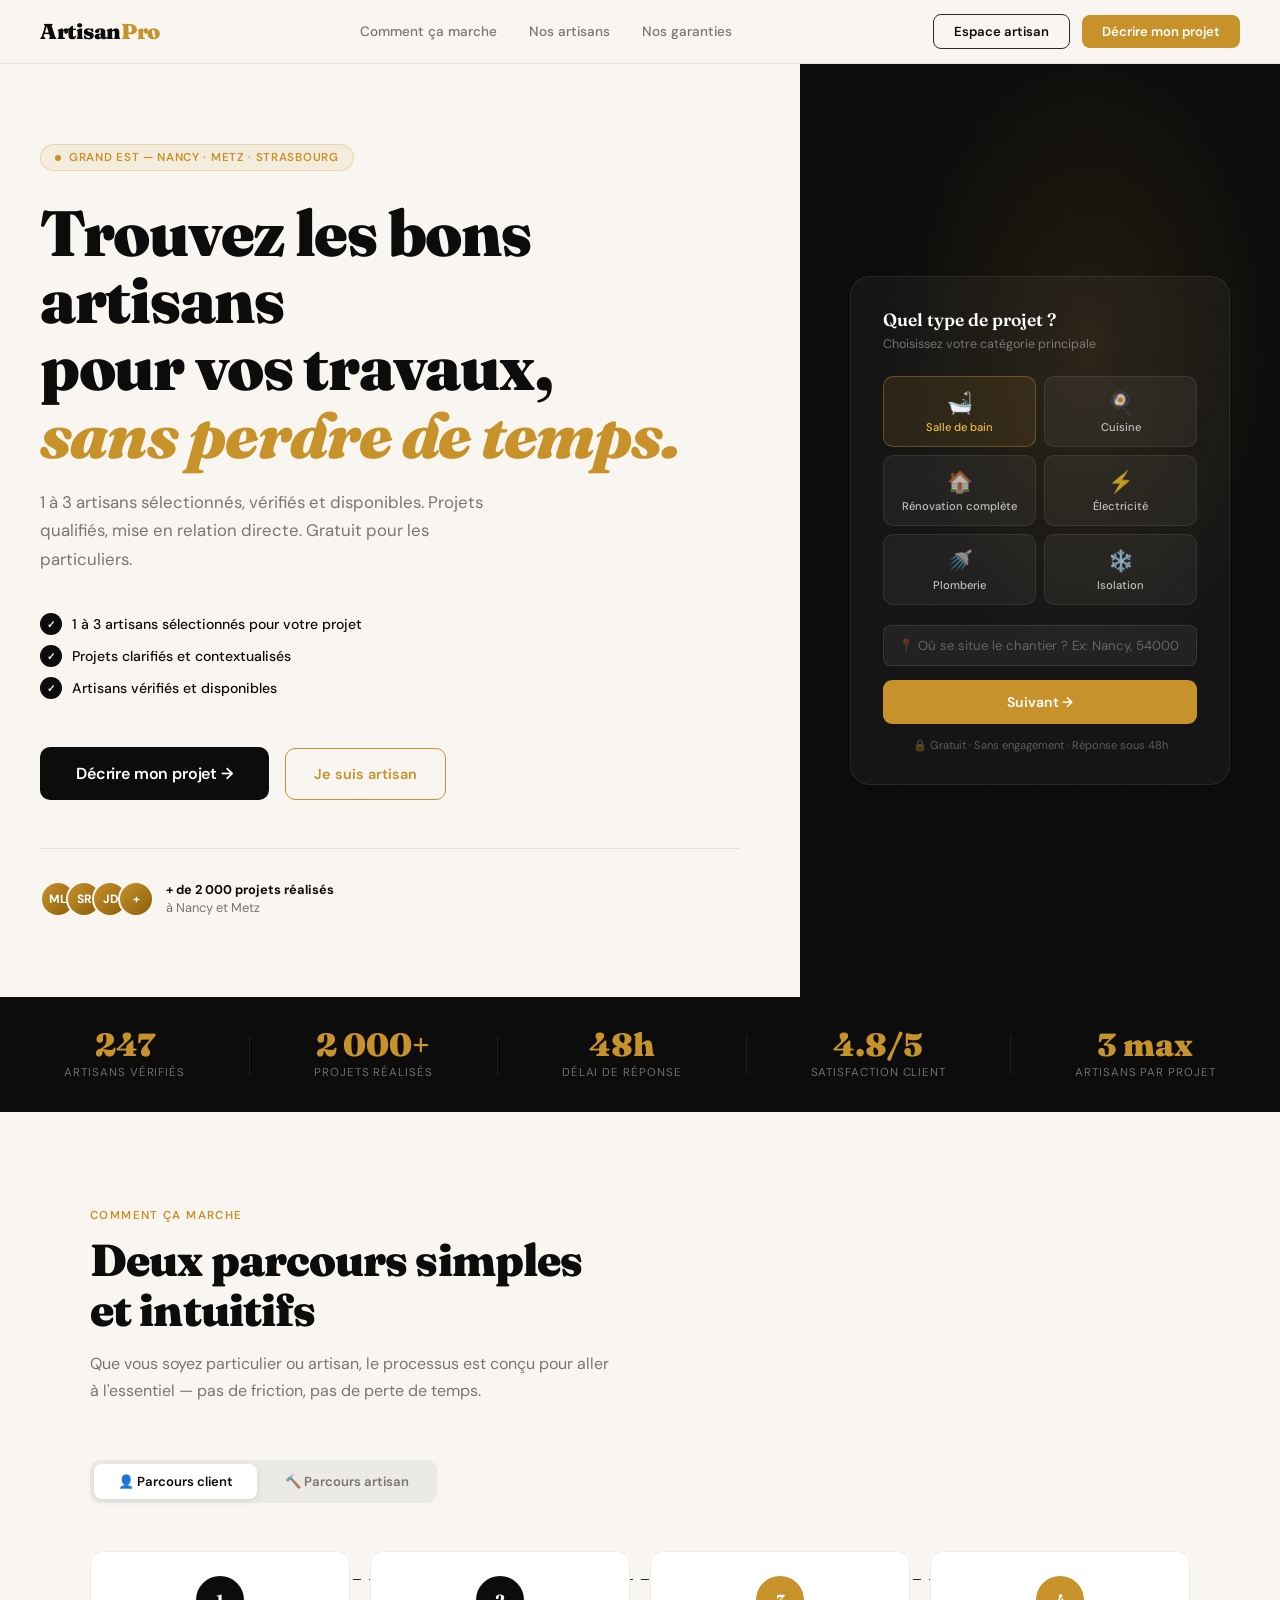
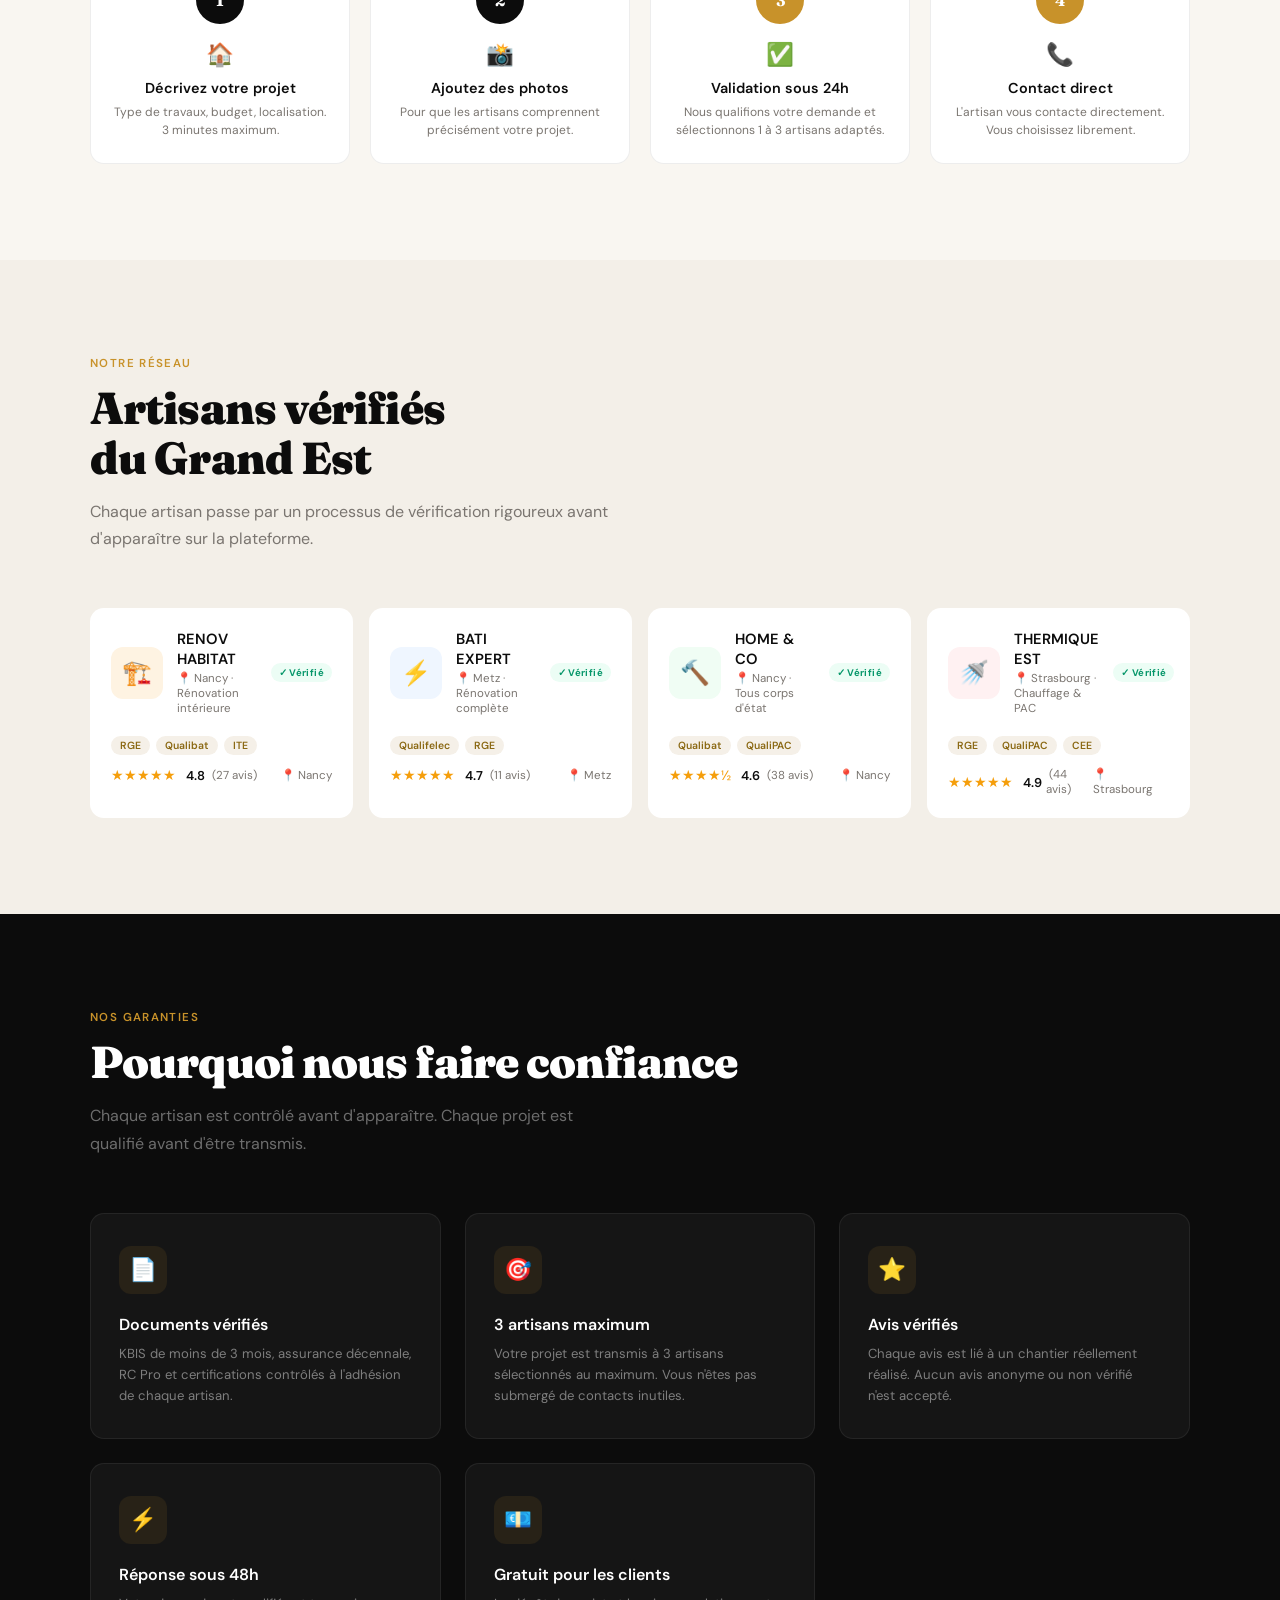
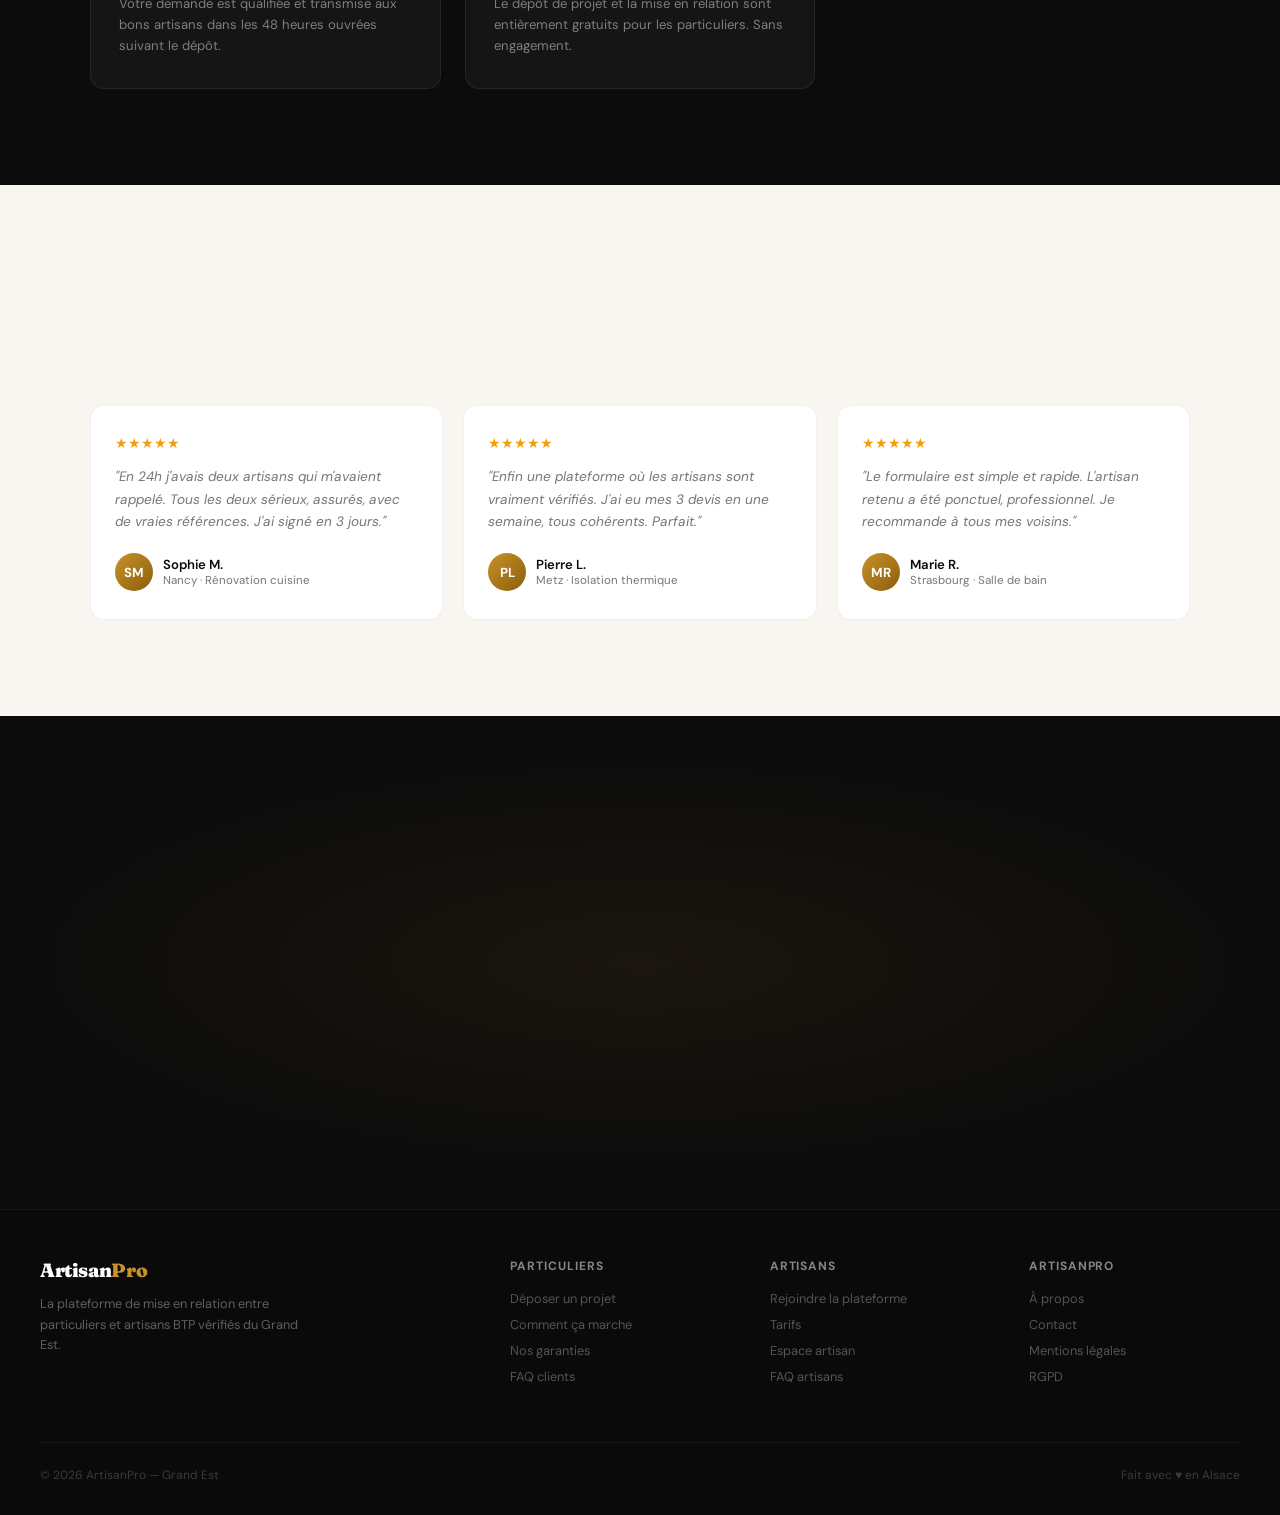
<file: index (2).html>
<!DOCTYPE html>
<html lang="fr">
<head>
<meta charset="UTF-8">
<meta name="viewport" content="width=device-width, initial-scale=1.0">
<title>ArtisanPro — Trouvez les bons artisans pour vos travaux</title>
<link rel="preconnect" href="https://fonts.googleapis.com">
<link href="https://fonts.googleapis.com/css2?family=Fraunces:ital,wght@0,300;0,600;0,900;1,300;1,600&family=DM+Sans:wght@300;400;500;600&display=swap" rel="stylesheet">
<style>
*{margin:0;padding:0;box-sizing:border-box;}

:root{
  --gold:#C8922A;
  --gold2:#E8B84B;
  --dark:#0C0C0C;
  --charcoal:#161616;
  --card:#1E1E1E;
  --border:#2C2C2C;
  --text:#F2EEE8;
  --muted:#7A7570;
  --light:#F9F6F1;
  --blue:#1A56DB;
  --green:#16A34A;
  --radius:14px;
}

html{scroll-behavior:smooth;}

body{
  font-family:'DM Sans',sans-serif;
  background:var(--light);
  color:var(--dark);
  overflow-x:hidden;
}

/* ─── NAVBAR ─── */
nav{
  position:fixed;top:0;left:0;right:0;z-index:100;
  display:flex;align-items:center;justify-content:space-between;
  padding:0 40px;height:64px;
  background:rgba(249,246,241,0.92);
  backdrop-filter:blur(16px);
  border-bottom:1px solid rgba(0,0,0,0.07);
}

.nav-logo{
  font-family:'Fraunces',serif;
  font-size:1.35rem;
  font-weight:900;
  color:var(--dark);
  letter-spacing:-0.02em;
}
.nav-logo span{color:var(--gold);}

.nav-links{display:flex;align-items:center;gap:32px;}
.nav-links a{
  font-size:0.85rem;font-weight:500;
  color:var(--muted);text-decoration:none;
  transition:color 0.2s;
}
.nav-links a:hover{color:var(--dark);}

.nav-ctas{display:flex;align-items:center;gap:12px;}

.btn-outline{
  padding:8px 20px;border-radius:8px;
  font-size:0.82rem;font-weight:600;
  border:1.5px solid var(--border);
  background:transparent;color:var(--dark);
  cursor:pointer;transition:all 0.2s;
  font-family:'DM Sans',sans-serif;
}
.btn-outline:hover{border-color:var(--gold);color:var(--gold);}

.btn-gold{
  padding:8px 20px;border-radius:8px;
  font-size:0.82rem;font-weight:600;
  background:var(--gold);color:white;
  border:none;cursor:pointer;
  transition:all 0.2s;
  font-family:'DM Sans',sans-serif;
}
.btn-gold:hover{background:var(--gold2);transform:translateY(-1px);}

/* ─── HERO ─── */
.hero{
  min-height:100vh;
  display:grid;
  grid-template-columns:1fr 480px;
  gap:0;
  padding-top:64px;
}

.hero-left{
  padding:80px 60px 80px 40px;
  display:flex;flex-direction:column;
  justify-content:center;
  position:relative;
}

.hero-right{
  background:var(--dark);
  display:flex;align-items:center;justify-content:center;
  padding:40px;
  position:relative;
  overflow:hidden;
}

.hero-right::before{
  content:'';
  position:absolute;inset:0;
  background:
    radial-gradient(ellipse 60% 50% at 60% 30%, rgba(200,146,42,0.12) 0%, transparent 70%),
    repeating-linear-gradient(45deg, transparent, transparent 30px, rgba(255,255,255,0.012) 31px);
}

.hero-tag{
  display:inline-flex;align-items:center;gap:8px;
  background:rgba(200,146,42,0.1);
  border:1px solid rgba(200,146,42,0.25);
  color:var(--gold);
  font-size:0.72rem;font-weight:600;
  padding:5px 14px;border-radius:100px;
  margin-bottom:28px;
  letter-spacing:0.06em;text-transform:uppercase;
  width:fit-content;
  animation:fadeUp 0.6s ease both;
}

.dot-live{
  width:6px;height:6px;border-radius:50%;
  background:var(--gold);
  animation:blink 2s infinite;
}
@keyframes blink{0%,100%{opacity:1;}50%{opacity:0.2;}}

.hero-h1{
  font-family:'Fraunces',serif;
  font-size:clamp(2.8rem,5vw,4.2rem);
  font-weight:900;
  line-height:1.05;
  letter-spacing:-0.02em;
  margin-bottom:20px;
  animation:fadeUp 0.6s 0.1s ease both;
}

.hero-h1 em{
  font-style:italic;
  color:var(--gold);
}

.hero-sub{
  font-size:1.05rem;
  color:var(--muted);
  line-height:1.7;
  max-width:480px;
  margin-bottom:40px;
  font-weight:400;
  animation:fadeUp 0.6s 0.2s ease both;
}

.hero-checks{
  display:flex;flex-direction:column;gap:10px;
  margin-bottom:48px;
  animation:fadeUp 0.6s 0.3s ease both;
}

.check-item{
  display:flex;align-items:center;gap:10px;
  font-size:0.88rem;color:var(--dark);font-weight:500;
}

.check-item::before{
  content:'✓';
  width:22px;height:22px;border-radius:50%;
  background:var(--dark);color:white;
  display:flex;align-items:center;justify-content:center;
  font-size:0.65rem;font-weight:700;
  flex-shrink:0;
}

.hero-cta-group{
  display:flex;align-items:center;gap:16px;
  animation:fadeUp 0.6s 0.4s ease both;
}

.btn-hero{
  padding:16px 36px;border-radius:10px;
  font-size:1rem;font-weight:600;
  background:var(--dark);color:white;
  border:none;cursor:pointer;
  transition:all 0.25s;
  font-family:'DM Sans',sans-serif;
  letter-spacing:-0.01em;
}
.btn-hero:hover{background:#222;transform:translateY(-2px);box-shadow:0 12px 32px rgba(0,0,0,0.15);}

.btn-hero-sec{
  padding:16px 28px;border-radius:10px;
  font-size:0.9rem;font-weight:600;
  background:transparent;
  color:var(--gold);
  border:1.5px solid var(--gold);
  cursor:pointer;transition:all 0.2s;
  font-family:'DM Sans',sans-serif;
}
.btn-hero-sec:hover{background:rgba(200,146,42,0.06);}

.hero-social{
  display:flex;align-items:center;gap:12px;
  margin-top:48px;padding-top:32px;
  border-top:1px solid rgba(0,0,0,0.08);
  animation:fadeUp 0.6s 0.5s ease both;
}

.avatars{display:flex;}
.avatar{
  width:36px;height:36px;border-radius:50%;
  border:2px solid var(--light);
  background:linear-gradient(135deg,#c8922a,#8b5e0a);
  display:flex;align-items:center;justify-content:center;
  font-size:0.75rem;font-weight:700;color:white;
  margin-left:-10px;
}
.avatar:first-child{margin-left:0;}

.social-text{
  font-size:0.8rem;color:var(--muted);line-height:1.4;
}
.social-text strong{color:var(--dark);}

/* ─── HERO CARD (droite) ─── */
.hero-card{
  background:rgba(255,255,255,0.04);
  border:1px solid rgba(255,255,255,0.08);
  border-radius:20px;
  padding:32px;
  width:100%;max-width:380px;
  position:relative;z-index:1;
  animation:fadeUp 0.8s 0.3s ease both;
}

.hero-card-title{
  font-family:'Fraunces',serif;
  font-size:1.1rem;
  font-weight:600;
  color:white;
  margin-bottom:6px;
}

.hero-card-sub{
  font-size:0.78rem;
  color:rgba(255,255,255,0.4);
  margin-bottom:24px;
}

.type-grid-mini{
  display:grid;
  grid-template-columns:1fr 1fr;
  gap:8px;
  margin-bottom:20px;
}

.type-btn{
  background:rgba(255,255,255,0.05);
  border:1px solid rgba(255,255,255,0.08);
  border-radius:10px;
  padding:12px;
  text-align:center;
  cursor:pointer;
  transition:all 0.2s;
  color:rgba(255,255,255,0.7);
}
.type-btn:hover,.type-btn.active{
  background:rgba(200,146,42,0.12);
  border-color:rgba(200,146,42,0.4);
  color:var(--gold2);
}
.type-btn .ti{font-size:1.3rem;margin-bottom:4px;}
.type-btn .tl{font-size:0.7rem;font-weight:500;}

.input-mini{
  width:100%;
  background:rgba(255,255,255,0.06);
  border:1px solid rgba(255,255,255,0.1);
  border-radius:8px;
  padding:11px 14px;
  color:white;
  font-family:'DM Sans',sans-serif;
  font-size:0.82rem;
  outline:none;
  margin-bottom:10px;
  transition:border-color 0.2s;
}
.input-mini::placeholder{color:rgba(255,255,255,0.3);}
.input-mini:focus{border-color:rgba(200,146,42,0.5);}

.btn-full{
  width:100%;padding:13px;border-radius:9px;
  background:var(--gold);color:white;
  font-size:0.88rem;font-weight:600;
  border:none;cursor:pointer;
  font-family:'DM Sans',sans-serif;
  transition:all 0.2s;margin-top:4px;
}
.btn-full:hover{background:var(--gold2);}

.card-trust{
  display:flex;align-items:center;justify-content:center;
  gap:6px;margin-top:14px;
  font-size:0.7rem;color:rgba(255,255,255,0.3);
}

/* ─── STATS BAND ─── */
.stats-band{
  background:var(--dark);
  padding:32px 40px;
  display:flex;align-items:center;justify-content:center;
  gap:64px;flex-wrap:wrap;
}

.stat-item{text-align:center;}
.stat-num{
  font-family:'Fraunces',serif;
  font-size:2rem;font-weight:900;
  color:var(--gold);
  line-height:1;margin-bottom:4px;
}
.stat-label{font-size:0.72rem;color:rgba(255,255,255,0.4);text-transform:uppercase;letter-spacing:0.08em;}

.stat-divider{width:1px;height:40px;background:rgba(255,255,255,0.08);}

/* ─── HOW IT WORKS ─── */
.section{padding:96px 40px;}
.section-inner{max-width:1100px;margin:0 auto;}

.section-eyebrow{
  font-size:0.72rem;font-weight:600;
  letter-spacing:0.12em;text-transform:uppercase;
  color:var(--gold);margin-bottom:12px;
}

.section-h2{
  font-family:'Fraunces',serif;
  font-size:clamp(1.8rem,3.5vw,2.8rem);
  font-weight:900;
  line-height:1.1;letter-spacing:-0.02em;
  margin-bottom:16px;
}

.section-p{
  font-size:1rem;color:var(--muted);
  line-height:1.7;max-width:520px;margin-bottom:56px;
}

/* PARCOURS TABS */
.parcours-tabs{
  display:flex;gap:4px;
  background:rgba(0,0,0,0.05);
  border-radius:10px;padding:4px;
  width:fit-content;margin-bottom:48px;
}

.ptab{
  padding:9px 24px;border-radius:8px;
  font-size:0.82rem;font-weight:600;
  cursor:pointer;transition:all 0.2s;
  color:var(--muted);border:none;background:transparent;
  font-family:'DM Sans',sans-serif;
}
.ptab.active{background:white;color:var(--dark);box-shadow:0 2px 8px rgba(0,0,0,0.08);}

/* STEPS */
.steps-row{
  display:grid;
  grid-template-columns:repeat(4,1fr);
  gap:20px;
  position:relative;
}

.steps-row::before{
  content:'';
  position:absolute;
  top:28px;left:5%;right:5%;
  height:1px;
  background:repeating-linear-gradient(90deg, var(--border) 0, var(--border) 8px, transparent 8px, transparent 16px);
  z-index:0;
}

.step-item{
  background:white;
  border:1px solid rgba(0,0,0,0.07);
  border-radius:var(--radius);
  padding:24px 20px;
  text-align:center;
  position:relative;z-index:1;
  transition:all 0.25s;
}
.step-item:hover{transform:translateY(-4px);box-shadow:0 16px 40px rgba(0,0,0,0.08);}

.step-num{
  width:48px;height:48px;border-radius:50%;
  background:var(--dark);color:white;
  display:flex;align-items:center;justify-content:center;
  font-family:'Fraunces',serif;
  font-size:1rem;font-weight:700;
  margin:0 auto 16px;
  position:relative;
}

.step-num.gold{background:var(--gold);}

.step-icon{font-size:1.4rem;margin-bottom:10px;}
.step-title{font-size:0.9rem;font-weight:600;margin-bottom:6px;}
.step-desc{font-size:0.75rem;color:var(--muted);line-height:1.5;}

/* ─── ARTISANS SECTION ─── */
.artisans-section{background:#F3EFE8;padding:96px 40px;}

.artisans-grid{
  display:grid;
  grid-template-columns:repeat(auto-fill,minmax(260px,1fr));
  gap:16px;
  margin-top:48px;
}

.artisan-card{
  background:white;
  border-radius:var(--radius);
  overflow:hidden;
  transition:all 0.25s;
  border:1px solid transparent;
}
.artisan-card:hover{transform:translateY(-4px);box-shadow:0 20px 48px rgba(0,0,0,0.1);border-color:rgba(200,146,42,0.2);}

.ac-top{
  padding:20px;
  display:flex;align-items:center;gap:14px;
}

.ac-avatar{
  width:52px;height:52px;border-radius:12px;
  display:flex;align-items:center;justify-content:center;
  font-size:1.5rem;flex-shrink:0;
}

.ac-avatar.a1{background:#FEF3E2;}
.ac-avatar.a2{background:#EFF6FF;}
.ac-avatar.a3{background:#F0FDF4;}
.ac-avatar.a4{background:#FFF1F2;}

.ac-name{font-weight:600;font-size:0.92rem;margin-bottom:2px;}
.ac-meta{font-size:0.72rem;color:var(--muted);}

.ac-badge{
  margin-left:auto;
  background:#ECFDF5;color:#059669;
  font-size:0.6rem;font-weight:700;
  padding:3px 8px;border-radius:100px;
  letter-spacing:0.04em;flex-shrink:0;
}

.ac-body{padding:0 20px 20px;}

.ac-tags{display:flex;gap:6px;flex-wrap:wrap;margin-bottom:12px;}
.ac-tag{
  background:#F5F0E8;color:#8B6914;
  font-size:0.65rem;font-weight:600;
  padding:3px 9px;border-radius:100px;
}

.ac-rating{
  display:flex;align-items:center;justify-content:space-between;
}

.stars-row{display:flex;align-items:center;gap:4px;}
.stars{color:#F59E0B;font-size:0.85rem;}
.rating-val{font-size:0.8rem;font-weight:600;}
.rating-ct{font-size:0.72rem;color:var(--muted);}

.ac-zone{
  font-size:0.72rem;color:var(--muted);
  display:flex;align-items:center;gap:4px;
}

/* ─── TRUST SECTION ─── */
.trust-section{
  padding:96px 40px;
  background:var(--dark);
  color:white;
}

.trust-grid{
  display:grid;
  grid-template-columns:repeat(3,1fr);
  gap:24px;
  margin-top:56px;
}

.trust-card{
  background:rgba(255,255,255,0.04);
  border:1px solid rgba(255,255,255,0.07);
  border-radius:var(--radius);
  padding:32px 28px;
  transition:border-color 0.3s;
}
.trust-card:hover{border-color:rgba(200,146,42,0.3);}

.trust-icon{
  width:48px;height:48px;border-radius:12px;
  background:rgba(200,146,42,0.1);
  display:flex;align-items:center;justify-content:center;
  font-size:1.4rem;margin-bottom:20px;
}

.trust-title{font-size:1rem;font-weight:600;margin-bottom:8px;color:white;}
.trust-desc{font-size:0.82rem;color:rgba(255,255,255,0.45);line-height:1.6;}

/* ─── TESTIMONIALS ─── */
.testi-section{padding:96px 40px;background:var(--light);}

.testi-grid{
  display:grid;
  grid-template-columns:repeat(3,1fr);
  gap:20px;margin-top:48px;
}

.testi-card{
  background:white;border-radius:var(--radius);
  padding:28px 24px;
  border:1px solid rgba(0,0,0,0.06);
}

.testi-stars{color:#F59E0B;font-size:0.9rem;margin-bottom:14px;}
.testi-text{font-size:0.85rem;color:var(--muted);line-height:1.65;margin-bottom:20px;font-style:italic;}
.testi-author{display:flex;align-items:center;gap:10px;}
.testi-av{
  width:38px;height:38px;border-radius:50%;
  background:linear-gradient(135deg,var(--gold),#8b5e0a);
  display:flex;align-items:center;justify-content:center;
  color:white;font-weight:700;font-size:0.82rem;
}
.testi-name{font-size:0.82rem;font-weight:600;}
.testi-loc{font-size:0.72rem;color:var(--muted);}

/* ─── CTA FINAL ─── */
.cta-section{
  padding:96px 40px;
  background:var(--dark);
  text-align:center;
  position:relative;overflow:hidden;
}

.cta-section::before{
  content:'';
  position:absolute;inset:0;
  background:radial-gradient(ellipse 70% 60% at 50% 50%, rgba(200,146,42,0.08) 0%, transparent 70%);
}

.cta-section .section-h2{color:white;margin:0 auto 16px;max-width:600px;}
.cta-section .section-p{color:rgba(255,255,255,0.4);margin:0 auto 48px;}

.cta-btns{display:flex;align-items:center;justify-content:center;gap:16px;flex-wrap:wrap;position:relative;z-index:1;}

.btn-cta-main{
  padding:18px 44px;border-radius:10px;
  font-size:1rem;font-weight:600;
  background:var(--gold);color:white;
  border:none;cursor:pointer;
  font-family:'DM Sans',sans-serif;
  transition:all 0.2s;
}
.btn-cta-main:hover{background:var(--gold2);transform:translateY(-2px);}

.btn-cta-sec{
  padding:18px 36px;border-radius:10px;
  font-size:0.9rem;font-weight:600;
  background:transparent;
  color:rgba(255,255,255,0.7);
  border:1px solid rgba(255,255,255,0.15);
  cursor:pointer;font-family:'DM Sans',sans-serif;
  transition:all 0.2s;
}
.btn-cta-sec:hover{border-color:rgba(255,255,255,0.4);color:white;}

/* ─── FOOTER ─── */
footer{
  background:#0A0A0A;
  padding:48px 40px 32px;
  border-top:1px solid rgba(255,255,255,0.05);
}

.footer-top{
  display:grid;
  grid-template-columns:2fr 1fr 1fr 1fr;
  gap:48px;margin-bottom:48px;
}

.footer-brand .nav-logo{font-size:1.2rem;display:block;margin-bottom:12px;}
.footer-brand p{font-size:0.8rem;color:rgba(255,255,255,0.35);line-height:1.6;max-width:260px;}

.footer-col h4{font-size:0.75rem;font-weight:700;color:rgba(255,255,255,0.5);letter-spacing:0.08em;text-transform:uppercase;margin-bottom:16px;}
.footer-col a{display:block;font-size:0.8rem;color:rgba(255,255,255,0.3);text-decoration:none;margin-bottom:9px;transition:color 0.2s;}
.footer-col a:hover{color:rgba(255,255,255,0.7);}

.footer-bottom{
  display:flex;align-items:center;justify-content:space-between;
  padding-top:24px;border-top:1px solid rgba(255,255,255,0.06);
  font-size:0.75rem;color:rgba(255,255,255,0.2);
}

/* ─── ANIMATIONS ─── */
@keyframes fadeUp{
  from{opacity:0;transform:translateY(16px);}
  to{opacity:1;transform:translateY(0);}
}

.reveal{
  opacity:0;transform:translateY(20px);
  transition:opacity 0.6s ease, transform 0.6s ease;
}
.reveal.visible{opacity:1;transform:translateY(0);}

/* ─── RESPONSIVE ─── */
@media(max-width:900px){
  .hero{grid-template-columns:1fr;min-height:auto;}
  .hero-right{padding:40px 20px;min-height:500px;}
  .hero-left{padding:60px 20px 40px;}
  .steps-row{grid-template-columns:repeat(2,1fr);}
  .steps-row::before{display:none;}
  .trust-grid,.testi-grid{grid-template-columns:1fr;}
  .footer-top{grid-template-columns:1fr 1fr;}
  nav{padding:0 20px;}
  .nav-links{display:none;}
  .stats-band{gap:32px;}
  .stat-divider{display:none;}
}
</style>
</head>
<body>

<!-- NAVBAR -->
<nav>
  <div class="nav-logo">Artisan<span>Pro</span></div>
  <div class="nav-links">
    <a href="#comment">Comment ça marche</a>
    <a href="#artisans">Nos artisans</a>
    <a href="#confiance">Nos garanties</a>
  </div>
  <div class="nav-ctas">
    <button class="btn-outline" onclick="window.location.href='#artisan-space'">Espace artisan</button>
    <button class="btn-gold">Décrire mon projet</button>
  </div>
</nav>

<!-- HERO -->
<section class="hero">
  <div class="hero-left">
    <div class="hero-tag"><span class="dot-live"></span>Grand Est — Nancy · Metz · Strasbourg</div>
    <h1 class="hero-h1">Trouvez les bons artisans<br>pour vos travaux,<br><em>sans perdre de temps.</em></h1>
    <p class="hero-sub">1 à 3 artisans sélectionnés, vérifiés et disponibles. Projets qualifiés, mise en relation directe. Gratuit pour les particuliers.</p>
    <div class="hero-checks">
      <div class="check-item">1 à 3 artisans sélectionnés pour votre projet</div>
      <div class="check-item">Projets clarifiés et contextualisés</div>
      <div class="check-item">Artisans vérifiés et disponibles</div>
    </div>
    <div class="hero-cta-group">
      <button class="btn-hero">Décrire mon projet →</button>
      <button class="btn-hero-sec">Je suis artisan</button>
    </div>
    <div class="hero-social">
      <div class="avatars">
        <div class="avatar">ML</div>
        <div class="avatar">SR</div>
        <div class="avatar">JD</div>
        <div class="avatar">+</div>
      </div>
      <div class="social-text"><strong>+ de 2 000 projets réalisés</strong><br>à Nancy et Metz</div>
    </div>
  </div>

  <div class="hero-right">
    <div class="hero-card">
      <div class="hero-card-title">Quel type de projet ?</div>
      <div class="hero-card-sub">Choisissez votre catégorie principale</div>
      <div class="type-grid-mini">
        <div class="type-btn active" onclick="selectType(this)"><div class="ti">🛁</div><div class="tl">Salle de bain</div></div>
        <div class="type-btn" onclick="selectType(this)"><div class="ti">🍳</div><div class="tl">Cuisine</div></div>
        <div class="type-btn" onclick="selectType(this)"><div class="ti">🏠</div><div class="tl">Rénovation complète</div></div>
        <div class="type-btn" onclick="selectType(this)"><div class="ti">⚡</div><div class="tl">Électricité</div></div>
        <div class="type-btn" onclick="selectType(this)"><div class="ti">🚿</div><div class="tl">Plomberie</div></div>
        <div class="type-btn" onclick="selectType(this)"><div class="ti">❄️</div><div class="tl">Isolation</div></div>
      </div>
      <input type="text" class="input-mini" placeholder="📍 Où se situe le chantier ? Ex: Nancy, 54000">
      <button class="btn-full">Suivant →</button>
      <div class="card-trust">🔒 Gratuit · Sans engagement · Réponse sous 48h</div>
    </div>
  </div>
</section>

<!-- STATS BAND -->
<div class="stats-band">
  <div class="stat-item"><div class="stat-num">247</div><div class="stat-label">Artisans vérifiés</div></div>
  <div class="stat-divider"></div>
  <div class="stat-item"><div class="stat-num">2 000+</div><div class="stat-label">Projets réalisés</div></div>
  <div class="stat-divider"></div>
  <div class="stat-item"><div class="stat-num">48h</div><div class="stat-label">Délai de réponse</div></div>
  <div class="stat-divider"></div>
  <div class="stat-item"><div class="stat-num">4.8/5</div><div class="stat-label">Satisfaction client</div></div>
  <div class="stat-divider"></div>
  <div class="stat-item"><div class="stat-num">3 max</div><div class="stat-label">Artisans par projet</div></div>
</div>

<!-- HOW IT WORKS -->
<section class="section" id="comment">
  <div class="section-inner">
    <div class="section-eyebrow reveal">Comment ça marche</div>
    <h2 class="section-h2 reveal">Deux parcours simples<br>et intuitifs</h2>
    <p class="section-p reveal">Que vous soyez particulier ou artisan, le processus est conçu pour aller à l'essentiel — pas de friction, pas de perte de temps.</p>

    <div class="parcours-tabs">
      <button class="ptab active" onclick="switchParcours('client',this)">👤 Parcours client</button>
      <button class="ptab" onclick="switchParcours('artisan',this)">🔨 Parcours artisan</button>
    </div>

    <div id="parcours-client">
      <div class="steps-row">
        <div class="step-item reveal">
          <div class="step-num">1</div>
          <div class="step-icon">🏠</div>
          <div class="step-title">Décrivez votre projet</div>
          <div class="step-desc">Type de travaux, budget, localisation. 3 minutes maximum.</div>
        </div>
        <div class="step-item reveal">
          <div class="step-num">2</div>
          <div class="step-icon">📸</div>
          <div class="step-title">Ajoutez des photos</div>
          <div class="step-desc">Pour que les artisans comprennent précisément votre projet.</div>
        </div>
        <div class="step-item reveal">
          <div class="step-num gold">3</div>
          <div class="step-icon">✅</div>
          <div class="step-title">Validation sous 24h</div>
          <div class="step-desc">Nous qualifions votre demande et sélectionnons 1 à 3 artisans adaptés.</div>
        </div>
        <div class="step-item reveal">
          <div class="step-num gold">4</div>
          <div class="step-icon">📞</div>
          <div class="step-title">Contact direct</div>
          <div class="step-desc">L'artisan vous contacte directement. Vous choisissez librement.</div>
        </div>
      </div>
    </div>

    <div id="parcours-artisan" style="display:none;">
      <div class="steps-row">
        <div class="step-item reveal">
          <div class="step-num">1</div>
          <div class="step-icon">📝</div>
          <div class="step-title">Créez votre compte</div>
          <div class="step-desc">KBIS, décennale, certifications — dossier vérifié sous 48h.</div>
        </div>
        <div class="step-item reveal">
          <div class="step-num">2</div>
          <div class="step-icon">📋</div>
          <div class="step-title">Parcourez les projets</div>
          <div class="step-desc">Filtrez par métier et zone. Consultez les projets qualifiés disponibles.</div>
        </div>
        <div class="step-item reveal">
          <div class="step-num gold">3</div>
          <div class="step-icon">🎯</div>
          <div class="step-title">Manifestez votre intérêt</div>
          <div class="step-desc">Cliquez "Je suis intéressé" — votre contact est transmis au client.</div>
        </div>
        <div class="step-item reveal">
          <div class="step-num gold">4</div>
          <div class="step-icon">🤝</div>
          <div class="step-title">Signez le chantier</div>
          <div class="step-desc">Rencontrez le client, remettez votre devis, décrochez le chantier.</div>
        </div>
      </div>
    </div>
  </div>
</section>

<!-- ARTISANS -->
<section class="artisans-section" id="artisans">
  <div class="section-inner">
    <div class="section-eyebrow reveal">Notre réseau</div>
    <h2 class="section-h2 reveal">Artisans vérifiés<br>du Grand Est</h2>
    <p class="section-p reveal">Chaque artisan passe par un processus de vérification rigoureux avant d'apparaître sur la plateforme.</p>

    <div class="artisans-grid">
      <div class="artisan-card reveal">
        <div class="ac-top">
          <div class="ac-avatar a1">🏗️</div>
          <div><div class="ac-name">RENOV HABITAT</div><div class="ac-meta">📍 Nancy · Rénovation intérieure</div></div>
          <div class="ac-badge">✓ Vérifié</div>
        </div>
        <div class="ac-body">
          <div class="ac-tags"><span class="ac-tag">RGE</span><span class="ac-tag">Qualibat</span><span class="ac-tag">ITE</span></div>
          <div class="ac-rating">
            <div class="stars-row"><span class="stars">★★★★★</span><span class="rating-val" style="margin-left:6px;">4.8</span><span class="rating-ct">&nbsp;(27 avis)</span></div>
            <div class="ac-zone">📍 Nancy</div>
          </div>
        </div>
      </div>

      <div class="artisan-card reveal">
        <div class="ac-top">
          <div class="ac-avatar a2">⚡</div>
          <div><div class="ac-name">BATI EXPERT</div><div class="ac-meta">📍 Metz · Rénovation complète</div></div>
          <div class="ac-badge">✓ Vérifié</div>
        </div>
        <div class="ac-body">
          <div class="ac-tags"><span class="ac-tag">Qualifelec</span><span class="ac-tag">RGE</span></div>
          <div class="ac-rating">
            <div class="stars-row"><span class="stars">★★★★★</span><span class="rating-val" style="margin-left:6px;">4.7</span><span class="rating-ct">&nbsp;(11 avis)</span></div>
            <div class="ac-zone">📍 Metz</div>
          </div>
        </div>
      </div>

      <div class="artisan-card reveal">
        <div class="ac-top">
          <div class="ac-avatar a3">🔨</div>
          <div><div class="ac-name">HOME & CO</div><div class="ac-meta">📍 Nancy · Tous corps d'état</div></div>
          <div class="ac-badge">✓ Vérifié</div>
        </div>
        <div class="ac-body">
          <div class="ac-tags"><span class="ac-tag">Qualibat</span><span class="ac-tag">QualiPAC</span></div>
          <div class="ac-rating">
            <div class="stars-row"><span class="stars">★★★★½</span><span class="rating-val" style="margin-left:6px;">4.6</span><span class="rating-ct">&nbsp;(38 avis)</span></div>
            <div class="ac-zone">📍 Nancy</div>
          </div>
        </div>
      </div>

      <div class="artisan-card reveal">
        <div class="ac-top">
          <div class="ac-avatar a4">🚿</div>
          <div><div class="ac-name">THERMIQUE EST</div><div class="ac-meta">📍 Strasbourg · Chauffage & PAC</div></div>
          <div class="ac-badge">✓ Vérifié</div>
        </div>
        <div class="ac-body">
          <div class="ac-tags"><span class="ac-tag">RGE</span><span class="ac-tag">QualiPAC</span><span class="ac-tag">CEE</span></div>
          <div class="ac-rating">
            <div class="stars-row"><span class="stars">★★★★★</span><span class="rating-val" style="margin-left:6px;">4.9</span><span class="rating-ct">&nbsp;(44 avis)</span></div>
            <div class="ac-zone">📍 Strasbourg</div>
          </div>
        </div>
      </div>
    </div>
  </div>
</section>

<!-- TRUST -->
<section class="trust-section" id="confiance">
  <div class="section-inner">
    <div class="section-eyebrow reveal" style="color:var(--gold);">Nos garanties</div>
    <h2 class="section-h2 reveal" style="color:white;">Pourquoi nous faire confiance</h2>
    <p class="section-p reveal" style="color:rgba(255,255,255,0.4);">Chaque artisan est contrôlé avant d'apparaître. Chaque projet est qualifié avant d'être transmis.</p>

    <div class="trust-grid">
      <div class="trust-card reveal">
        <div class="trust-icon">📄</div>
        <div class="trust-title">Documents vérifiés</div>
        <div class="trust-desc">KBIS de moins de 3 mois, assurance décennale, RC Pro et certifications contrôlés à l'adhésion de chaque artisan.</div>
      </div>
      <div class="trust-card reveal">
        <div class="trust-icon">🎯</div>
        <div class="trust-title">3 artisans maximum</div>
        <div class="trust-desc">Votre projet est transmis à 3 artisans sélectionnés au maximum. Vous n'êtes pas submergé de contacts inutiles.</div>
      </div>
      <div class="trust-card reveal">
        <div class="trust-icon">⭐</div>
        <div class="trust-title">Avis vérifiés</div>
        <div class="trust-desc">Chaque avis est lié à un chantier réellement réalisé. Aucun avis anonyme ou non vérifié n'est accepté.</div>
      </div>
      <div class="trust-card reveal">
        <div class="trust-icon">⚡</div>
        <div class="trust-title">Réponse sous 48h</div>
        <div class="trust-desc">Votre demande est qualifiée et transmise aux bons artisans dans les 48 heures ouvrées suivant le dépôt.</div>
      </div>
      <div class="trust-card reveal">
        <div class="trust-icon">💶</div>
        <div class="trust-title">Gratuit pour les clients</div>
        <div class="trust-desc">Le dépôt de projet et la mise en relation sont entièrement gratuits pour les particuliers. Sans engagement.</div>
      </div>
      <div class="trust-card reveal">
        <div class="trust-icon">🛡️</div>
        <div class="trust-title">Données protégées</div>
        <div class="trust-desc">Vos coordonnées restent confidentielles jusqu'à la mise en relation. Conformité RGPD garantie.</div>
      </div>
    </div>
  </div>
</section>

<!-- TESTIMONIALS -->
<section class="testi-section">
  <div class="section-inner">
    <div class="section-eyebrow reveal">Témoignages</div>
    <h2 class="section-h2 reveal">Ils nous font confiance</h2>

    <div class="testi-grid">
      <div class="testi-card reveal">
        <div class="testi-stars">★★★★★</div>
        <div class="testi-text">"En 24h j'avais deux artisans qui m'avaient rappelé. Tous les deux sérieux, assurés, avec de vraies références. J'ai signé en 3 jours."</div>
        <div class="testi-author">
          <div class="testi-av">SM</div>
          <div><div class="testi-name">Sophie M.</div><div class="testi-loc">Nancy · Rénovation cuisine</div></div>
        </div>
      </div>
      <div class="testi-card reveal">
        <div class="testi-stars">★★★★★</div>
        <div class="testi-text">"Enfin une plateforme où les artisans sont vraiment vérifiés. J'ai eu mes 3 devis en une semaine, tous cohérents. Parfait."</div>
        <div class="testi-author">
          <div class="testi-av">PL</div>
          <div><div class="testi-name">Pierre L.</div><div class="testi-loc">Metz · Isolation thermique</div></div>
        </div>
      </div>
      <div class="testi-card reveal">
        <div class="testi-stars">★★★★★</div>
        <div class="testi-text">"Le formulaire est simple et rapide. L'artisan retenu a été ponctuel, professionnel. Je recommande à tous mes voisins."</div>
        <div class="testi-author">
          <div class="testi-av">MR</div>
          <div><div class="testi-name">Marie R.</div><div class="testi-loc">Strasbourg · Salle de bain</div></div>
        </div>
      </div>
    </div>
  </div>
</section>

<!-- CTA FINAL -->
<section class="cta-section">
  <div class="section-inner" style="position:relative;z-index:1;">
    <div class="section-eyebrow reveal" style="color:var(--gold);text-align:center;">Prêt à démarrer ?</div>
    <h2 class="section-h2 reveal" style="color:white;text-align:center;">Décrivez votre projet<br><em style="color:var(--gold);">en 3 minutes</em></h2>
    <p class="section-p reveal" style="text-align:center;margin:0 auto 48px;">Gratuit, sans engagement. Nous sélectionnons les meilleurs artisans vérifiés de votre zone.</p>
    <div class="cta-btns reveal">
      <button class="btn-cta-main">Décrire mon projet →</button>
      <button class="btn-cta-sec">Je suis artisan — Rejoindre</button>
    </div>
  </div>
</section>

<!-- FOOTER -->
<footer>
  <div class="footer-top">
    <div class="footer-brand">
      <span class="nav-logo" style="color:white;">Artisan<span>Pro</span></span>
      <p>La plateforme de mise en relation entre particuliers et artisans BTP vérifiés du Grand Est.</p>
    </div>
    <div class="footer-col">
      <h4>Particuliers</h4>
      <a href="#">Déposer un projet</a>
      <a href="#">Comment ça marche</a>
      <a href="#">Nos garanties</a>
      <a href="#">FAQ clients</a>
    </div>
    <div class="footer-col">
      <h4>Artisans</h4>
      <a href="#">Rejoindre la plateforme</a>
      <a href="#">Tarifs</a>
      <a href="#">Espace artisan</a>
      <a href="#">FAQ artisans</a>
    </div>
    <div class="footer-col">
      <h4>ArtisanPro</h4>
      <a href="#">À propos</a>
      <a href="#">Contact</a>
      <a href="#">Mentions légales</a>
      <a href="#">RGPD</a>
    </div>
  </div>
  <div class="footer-bottom">
    <span>© 2026 ArtisanPro — Grand Est</span>
    <span>Fait avec ♥ en Alsace</span>
  </div>
</footer>

<script>
// Scroll reveal
const reveals = document.querySelectorAll('.reveal');
const observer = new IntersectionObserver(entries => {
  entries.forEach((e,i) => {
    if(e.isIntersecting){
      setTimeout(() => e.target.classList.add('visible'), i * 80);
    }
  });
},{threshold:0.1});
reveals.forEach(r => observer.observe(r));

// Type selection
function selectType(el){
  el.closest('.type-grid-mini').querySelectorAll('.type-btn').forEach(b => b.classList.remove('active'));
  el.classList.add('active');
}

// Parcours tabs
function switchParcours(p, el){
  document.querySelectorAll('.ptab').forEach(t => t.classList.remove('active'));
  el.classList.add('active');
  document.getElementById('parcours-client').style.display = p==='client' ? 'block' : 'none';
  document.getElementById('parcours-artisan').style.display = p==='artisan' ? 'block' : 'none';
}
</script>
</body>
</html>
</file>
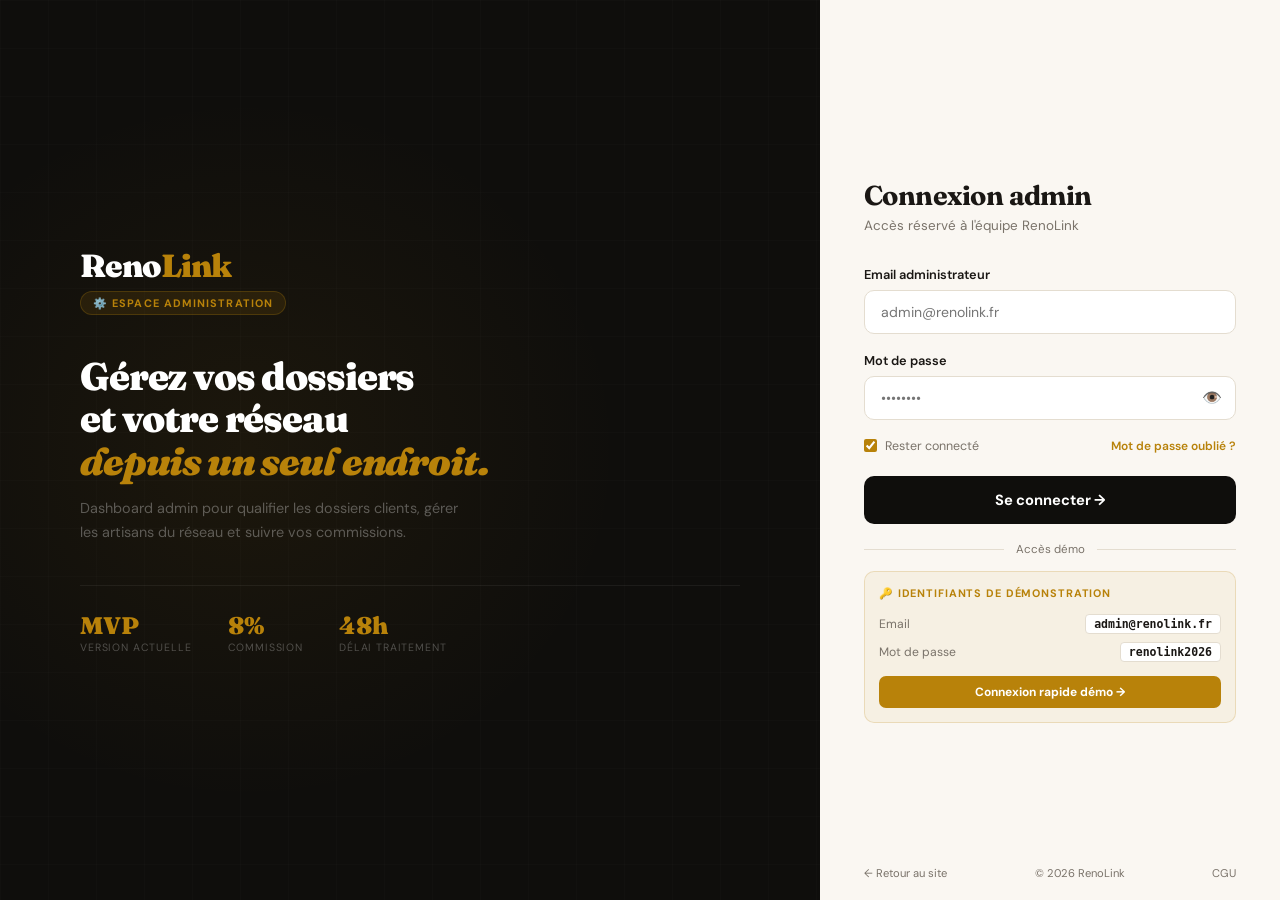
<file: pages/connexion.html>
<!DOCTYPE html>
<html lang="fr">
<head>
  <meta charset="UTF-8">
  <meta name="viewport" content="width=device-width, initial-scale=1.0">
  <meta name="robots" content="noindex, nofollow">
  <title>RenoLink — Connexion Admin</title>
  <link href="https://fonts.googleapis.com/css2?family=Fraunces:wght@700;900&family=DM+Sans:wght@400;500;600;700&display=swap" rel="stylesheet">
  <style>
    :root {
      --gold:#B8820A; --gold2:#D4A020;
      --dark:#0F0E0C; --charcoal:#1C1A16;
      --bg:#FAF7F2; --border:#E4DDD0;
      --text:#1A1714; --muted:#7A736A;
      --error:#DC2626; --success:#15803D;
    }
    *, *::before, *::after { margin:0; padding:0; box-sizing:border-box; }
    body {
      font-family: 'DM Sans', sans-serif;
      background: var(--dark);
      min-height: 100vh;
      display: grid;
      grid-template-columns: 1fr 460px;
    }

    /* ── GAUCHE ── */
    .left {
      display: flex; flex-direction: column;
      justify-content: center; padding: 60px 80px;
      position: relative; overflow: hidden;
    }
    .left::before {
      content: ''; position: absolute; inset: 0;
      background: radial-gradient(ellipse 70% 60% at 30% 50%, rgba(184,130,10,0.08) 0%, transparent 65%);
    }
    .left::after {
      content: ''; position: absolute; inset: 0;
      background-image:
        linear-gradient(rgba(255,255,255,0.012) 1px, transparent 1px),
        linear-gradient(90deg, rgba(255,255,255,0.012) 1px, transparent 1px);
      background-size: 48px 48px;
    }
    .brand { position: relative; z-index: 1; }
    .brand-logo {
      font-family: 'Fraunces', serif;
      font-size: 2rem; font-weight: 900; color: #fff;
      letter-spacing: -0.03em; margin-bottom: 6px;
    }
    .brand-logo span { color: var(--gold); }
    .brand-badge {
      display: inline-flex; align-items: center; gap: 6px;
      background: rgba(184,130,10,0.12);
      border: 1px solid rgba(184,130,10,0.25);
      color: var(--gold); font-size: 0.68rem; font-weight: 700;
      padding: 4px 12px; border-radius: 100px;
      letter-spacing: 0.1em; text-transform: uppercase;
      margin-bottom: 40px;
    }
    .brand h1 {
      font-family: 'Fraunces', serif;
      font-size: clamp(1.8rem, 3vw, 2.6rem);
      font-weight: 900; color: #fff;
      line-height: 1.1; letter-spacing: -0.03em; margin-bottom: 14px;
    }
    .brand h1 em { font-style: italic; color: var(--gold); }
    .brand p {
      font-size: 0.9rem; color: rgba(255,255,255,0.3);
      line-height: 1.7; max-width: 380px; margin-bottom: 40px;
    }
    .brand-stats { display: flex; gap: 36px; padding-top: 28px; border-top: 1px solid rgba(255,255,255,0.06); }
    .stat-num { font-family: 'Fraunces', serif; font-size: 1.5rem; font-weight: 900; color: var(--gold); line-height: 1; margin-bottom: 3px; }
    .stat-lbl { font-size: 0.66rem; color: rgba(255,255,255,0.26); text-transform: uppercase; letter-spacing: 0.08em; }

    /* ── DROITE ── */
    .right {
      background: var(--bg);
      display: flex; flex-direction: column;
      justify-content: center; padding: 52px 44px;
      position: relative;
    }

    .form-header { margin-bottom: 32px; }
    .form-header h2 {
      font-family: 'Fraunces', serif;
      font-size: 1.7rem; font-weight: 700;
      color: var(--text); letter-spacing: -0.02em; margin-bottom: 5px;
    }
    .form-header p { font-size: 0.84rem; color: var(--muted); }

    .form-group { margin-bottom: 18px; }
    .form-label { display: block; font-size: 0.8rem; font-weight: 600; color: var(--text); margin-bottom: 7px; }
    .input-wrap { position: relative; }
    .form-input {
      width: 100%; border: 1.5px solid var(--border); border-radius: 10px;
      padding: 12px 44px 12px 16px;
      font-family: 'DM Sans', sans-serif; font-size: 0.88rem;
      color: var(--text); background: #fff; outline: none; transition: all 0.2s;
    }
    .form-input:focus { border-color: var(--gold); box-shadow: 0 0 0 3px rgba(184,130,10,0.1); }
    .form-input.error { border-color: var(--error); box-shadow: 0 0 0 3px rgba(220,38,38,0.08); }
    .eye-btn {
      position: absolute; right: 14px; top: 50%; transform: translateY(-50%);
      font-size: 1rem; color: var(--muted); cursor: pointer;
      background: none; border: none; padding: 0; line-height: 1;
    }

    .form-error { font-size: 0.72rem; color: var(--error); margin-top: 5px; display: none; align-items: center; gap: 4px; }
    .form-error.show { display: flex; }

    .form-options { display: flex; align-items: center; justify-content: space-between; margin-bottom: 22px; }
    .remember { display: flex; align-items: center; gap: 8px; font-size: 0.78rem; color: var(--muted); cursor: pointer; }
    .remember input { accent-color: var(--gold); }
    .forgot { font-size: 0.75rem; color: var(--gold); font-weight: 600; cursor: pointer; background: none; border: none; font-family: 'DM Sans', sans-serif; }
    .forgot:hover { text-decoration: underline; }

    .btn-login {
      width: 100%; padding: 14px; border-radius: 10px;
      background: var(--dark); color: #fff; border: none; cursor: pointer;
      font-family: 'DM Sans', sans-serif; font-size: 0.92rem; font-weight: 700;
      transition: all 0.2s; display: flex; align-items: center; justify-content: center; gap: 8px;
      margin-bottom: 18px;
    }
    .btn-login:hover { background: var(--charcoal); transform: translateY(-1px); }
    .btn-login:disabled { opacity: 0.6; cursor: not-allowed; transform: none; }

    .spinner {
      width: 16px; height: 16px;
      border: 2px solid rgba(255,255,255,0.3);
      border-top-color: #fff;
      border-radius: 50%;
      animation: spin 0.6s linear infinite;
      display: none;
    }
    @keyframes spin { to { transform: rotate(360deg); } }

    .alert {
      display: none; align-items: center; gap: 8px;
      padding: 11px 14px; border-radius: 8px;
      font-size: 0.8rem; margin-bottom: 16px;
    }
    .alert.show { display: flex; }
    .alert-error   { background: #FEF2F2; border: 1px solid #FECACA; color: #991B1B; }
    .alert-success { background: #D1FAE5; border: 1px solid #6EE7B7; color: #065F46; }

    .divider { display: flex; align-items: center; gap: 12px; margin-bottom: 14px; color: var(--muted); font-size: 0.72rem; }
    .divider::before, .divider::after { content: ''; flex: 1; height: 1px; background: var(--border); }

    .demo-box {
      background: rgba(184,130,10,0.06);
      border: 1px solid rgba(184,130,10,0.2);
      border-radius: 10px; padding: 14px;
    }
    .demo-title { font-size: 0.68rem; font-weight: 700; color: var(--gold); letter-spacing: 0.08em; text-transform: uppercase; margin-bottom: 10px; }
    .demo-row { display: flex; align-items: center; justify-content: space-between; font-size: 0.76rem; padding: 4px 0; }
    .demo-row span { color: var(--muted); }
    .demo-row code {
      background: #fff; border: 1px solid var(--border);
      padding: 2px 8px; border-radius: 4px;
      font-size: 0.72rem; font-weight: 600; color: var(--text);
      cursor: pointer; transition: all 0.2s;
    }
    .demo-row code:hover { border-color: var(--gold); color: var(--gold); }
    .demo-quick {
      width: 100%; margin-top: 10px; padding: 8px;
      background: var(--gold); color: #fff; border: none;
      border-radius: 7px; font-size: 0.75rem; font-weight: 700;
      cursor: pointer; font-family: 'DM Sans', sans-serif; transition: all 0.2s;
    }
    .demo-quick:hover { background: var(--gold2); }

    .form-footer {
      position: absolute; bottom: 20px; left: 44px; right: 44px;
      display: flex; align-items: center; justify-content: space-between;
      font-size: 0.7rem; color: var(--muted);
    }
    .form-footer a { color: var(--muted); text-decoration: none; }
    .form-footer a:hover { color: var(--text); }

    @keyframes shake {
      0%,100% { transform: translateX(0); }
      20% { transform: translateX(-6px); }
      40% { transform: translateX(6px); }
      60% { transform: translateX(-4px); }
      80% { transform: translateX(4px); }
    }

    @media (max-width: 768px) {
      body { grid-template-columns: 1fr; }
      .left { display: none; }
      .right { padding: 40px 24px; }
    }
  </style>
</head>
<body>

<!-- GAUCHE -->
<div class="left">
  <div class="brand">
    <div class="brand-logo">Reno<span>Link</span></div>
    <div class="brand-badge">⚙️ Espace Administration</div>
    <h1>Gérez vos dossiers<br>et votre réseau<br><em>depuis un seul endroit.</em></h1>
    <p>Dashboard admin pour qualifier les dossiers clients, gérer les artisans du réseau et suivre vos commissions.</p>
    <div class="brand-stats">
      <div><div class="stat-num">MVP</div><div class="stat-lbl">Version actuelle</div></div>
      <div><div class="stat-num">8%</div><div class="stat-lbl">Commission</div></div>
      <div><div class="stat-num">48h</div><div class="stat-lbl">Délai traitement</div></div>
    </div>
  </div>
</div>

<!-- DROITE -->
<div class="right">
  <div class="form-header">
    <h2>Connexion admin</h2>
    <p>Accès réservé à l'équipe RenoLink</p>
  </div>

  <div class="alert alert-error" id="alert-error">❌ Email ou mot de passe incorrect</div>
  <div class="alert alert-success" id="alert-success">✅ Connexion réussie — redirection…</div>

  <!-- EMAIL -->
  <div class="form-group">
    <label class="form-label">Email administrateur</label>
    <div class="input-wrap">
      <input type="email" class="form-input" id="login-email"
             placeholder="admin@renolink.fr"
             autocomplete="email"
             onkeydown="if(event.key==='Enter') handleLogin()">
    </div>
    <div class="form-error" id="email-error">⚠️ Email invalide</div>
  </div>

  <!-- MOT DE PASSE -->
  <div class="form-group">
    <label class="form-label">Mot de passe</label>
    <div class="input-wrap">
      <input type="password" class="form-input" id="login-password"
             placeholder="••••••••"
             autocomplete="current-password"
             onkeydown="if(event.key==='Enter') handleLogin()">
      <button class="eye-btn" id="eye-btn" onclick="togglePw()" type="button">👁️</button>
    </div>
    <div class="form-error" id="pw-error">⚠️ Mot de passe requis</div>
  </div>

  <div class="form-options">
    <label class="remember"><input type="checkbox" id="remember" checked> Rester connecté</label>
    <button class="forgot" onclick="alert('Contactez : support@renolink.fr')">Mot de passe oublié ?</button>
  </div>

  <button class="btn-login" id="btn-login" onclick="handleLogin()">
    <div class="spinner" id="spinner"></div>
    <span id="btn-text">Se connecter →</span>
  </button>

  <div class="divider">Accès démo</div>

  <div class="demo-box">
    <div class="demo-title">🔑 Identifiants de démonstration</div>
    <div class="demo-row">
      <span>Email</span>
      <code onclick="document.getElementById('login-email').value='admin@renolink.fr'">admin@renolink.fr</code>
    </div>
    <div class="demo-row">
      <span>Mot de passe</span>
      <code onclick="document.getElementById('login-password').value='renolink2026'">renolink2026</code>
    </div>
    <button class="demo-quick" onclick="quickLogin()">Connexion rapide démo →</button>
  </div>

  <div class="form-footer">
    <a href="../index.html">← Retour au site</a>
    <span>© 2026 RenoLink</span>
    <a href="mentions-legales.html">CGU</a>
  </div>
</div>

<!-- security.js EN PREMIER — contient _va() et setSession() -->
<script src="../js/security.js"></script>

<script>
  // ── Connexion ──
  function handleLogin() {
    const emailEl = document.getElementById('login-email');
    const pwEl    = document.getElementById('login-password');
    const email   = emailEl.value.trim();
    const pw      = pwEl.value;
    const errE    = document.getElementById('email-error');
    const errP    = document.getElementById('pw-error');
    const alertE  = document.getElementById('alert-error');
    const alertS  = document.getElementById('alert-success');
    const btn     = document.getElementById('btn-login');
    const spinner = document.getElementById('spinner');
    const btnTxt  = document.getElementById('btn-text');

    // Reset
    [errE, errP, alertE, alertS].forEach(el => el.classList.remove('show'));
    [emailEl, pwEl].forEach(el => el.classList.remove('error'));

    // Validation basique
    let valid = true;
    if (!email || !/^[^\s@]+@[^\s@]+\.[^\s@]+$/.test(email)) {
      errE.classList.add('show'); emailEl.classList.add('error'); valid = false;
    }
    if (!pw) {
      errP.classList.add('show'); pwEl.classList.add('error'); valid = false;
    }
    if (!valid) return;

    // Loading
    btn.disabled = true;
    spinner.style.display = 'block';
    btnTxt.textContent = 'Connexion en cours…';

    setTimeout(() => {
      // _va() est défini dans security.js
      const redirect = _va(email, pw, 'admin');

      if (redirect) {
        // Succès : créer la session
        if (typeof setSession === 'function') setSession(email);
        if (typeof logAction  === 'function') logAction('LOGIN_SUCCESS', { role: 'admin' });

        spinner.style.display = 'none';
        btnTxt.textContent = '✅ Connexion réussie !';
        btn.style.background = '#15803D';
        alertS.classList.add('show');

        setTimeout(() => {
          window.location.href = redirect;
        }, 900);

      } else {
        // Échec
        spinner.style.display = 'none';
        btnTxt.textContent = 'Se connecter →';
        btn.disabled = false;
        btn.style.background = '';
        alertE.classList.add('show');
        pwEl.value = '';
        pwEl.classList.add('error');
        btn.style.animation = 'shake 0.4s ease';
        setTimeout(() => btn.style.animation = '', 400);

        if (typeof logAction === 'function') logAction('LOGIN_FAILED', { email });
      }
    }, 900);
  }

  // ── Toggle mot de passe ──
  function togglePw() {
    const input = document.getElementById('login-password');
    const btn   = document.getElementById('eye-btn');
    if (input.type === 'password') {
      input.type = 'text'; btn.textContent = '🙈';
    } else {
      input.type = 'password'; btn.textContent = '👁️';
    }
  }

  // ── Connexion rapide démo ──
  function quickLogin() {
    // Mot de passe encodé — pas visible en clair dans le source
    document.getElementById('login-email').value    = atob('YWRtaW5AcmVub2xpbmsuZnI=');
    document.getElementById('login-password').value = atob('cmVub2xpbmsyMDI2');
    setTimeout(handleLogin, 200);
  }

  // ── Si déjà connecté, rediriger directement ──
  window.addEventListener('DOMContentLoaded', () => {
    if (typeof getSession === 'function' && getSession()) {
      window.location.href = 'dashboard-admin.html';
    }
  });
</script>

</body>
</html>
</file>
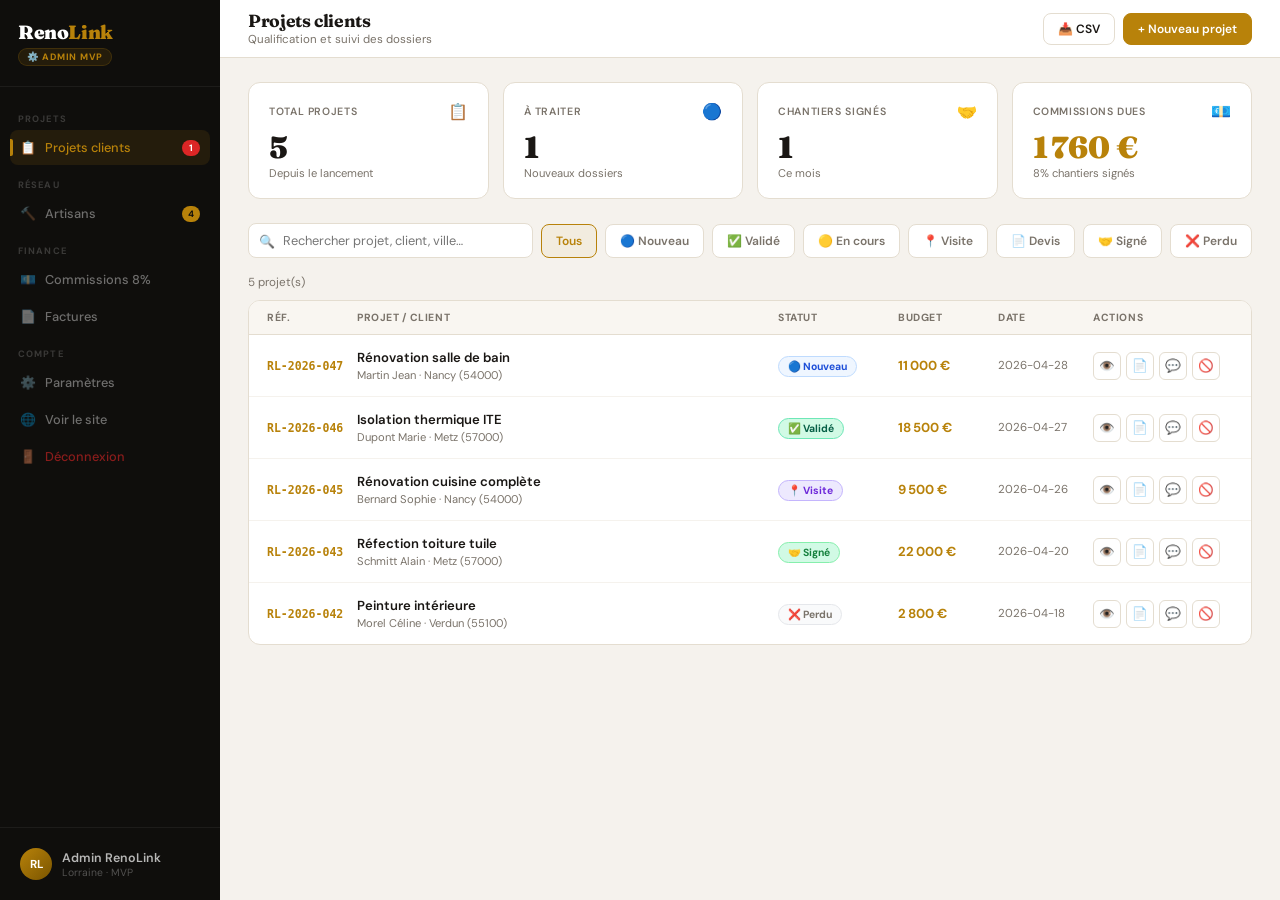
<file: pages/dashboard-admin.html>
<!DOCTYPE html>
<html lang="fr">
<head>
  <meta charset="UTF-8">
  <meta name="viewport" content="width=device-width, initial-scale=1.0">
  <meta name="robots" content="noindex, nofollow">
  <title>RenoLink — Dashboard Admin</title>

  <!-- Fonts -->
  <link rel="preconnect" href="https://fonts.googleapis.com">
  <link href="https://fonts.googleapis.com/css2?family=Fraunces:wght@700;900&family=DM+Sans:wght@400;500;600;700&display=swap" rel="stylesheet">

  <!-- CSS — fichiers dans /css/ depuis la souche -->
  <link rel="stylesheet" href="../css/variables.css">
  <link rel="stylesheet" href="../css/dashboard-admin.css">

  <!-- Variables CSS locales si variables.css absent -->
  <style>
    :root {
      --gold:#B8820A; --gold2:#D4A020;
      --gold-light:rgba(184,130,10,0.08);
      --dark:#0F0E0C; --charcoal:#1C1A16;
      --bg:#F5F2ED; --white:#fff;
      --border:#E4DDD0; --border2:rgba(26,22,18,0.1);
      --text:#1A1714; --muted:#7A736A;
      --success:#15803D; --error:#DC2626;
      --radius:12px; --radius-sm:8px;
      --shadow-md:0 8px 28px rgba(26,22,18,0.09);
      --transition:all .2s cubic-bezier(.4,0,.2,1);
    }
    *, *::before, *::after { margin:0; padding:0; box-sizing:border-box; }
    html { scroll-behavior: smooth; }
    body {
      font-family: 'DM Sans', sans-serif;
      background: var(--bg);
      color: var(--text);
      overflow-x: hidden;
      -webkit-font-smoothing: antialiased;
    }
    img { max-width:100%; height:auto; display:block; }
    a   { text-decoration:none; color:inherit; }
    button { font-family:inherit; cursor:pointer; }
    input, select, textarea { font-family:inherit; }

    /* PHOTOS STYLES */
    .photos-upload-zone {
      border: 2px dashed var(--border);
      border-radius: 10px;
      padding: 20px;
      text-align: center;
      cursor: pointer;
      transition: var(--transition);
      background: #fafafa;
      position: relative;
    }
    .photos-upload-zone:hover {
      border-color: var(--gold);
      background: rgba(184,130,10,0.03);
    }
    .photos-upload-zone input[type="file"] {
      position: absolute;
      inset: 0;
      opacity: 0;
      cursor: pointer;
      width: 100%;
      height: 100%;
    }
    .photos-grid-display {
      display: grid;
      grid-template-columns: repeat(auto-fill, minmax(100px, 1fr));
      gap: 10px;
      margin-top: 12px;
    }
    .photo-thumb {
      position: relative;
      border-radius: 8px;
      overflow: hidden;
      border: 1px solid var(--border);
      aspect-ratio: 4/3;
      cursor: pointer;
      transition: var(--transition);
    }
    .photo-thumb:hover { border-color: var(--gold); transform: translateY(-2px); box-shadow: var(--shadow-md); }
    .photo-thumb img {
      width: 100%; height: 100%;
      object-fit: cover;
      display: block;
    }
    .photo-remove {
      position: absolute;
      top: 4px; right: 4px;
      width: 20px; height: 20px;
      border-radius: 50%;
      background: rgba(220,38,38,0.85);
      color: #fff;
      border: none;
      cursor: pointer;
      font-size: 0.65rem;
      display: flex;
      align-items: center;
      justify-content: center;
      opacity: 0;
      transition: opacity .2s;
    }
    .photo-thumb:hover .photo-remove { opacity: 1; }
    .photo-name {
      position: absolute;
      bottom: 0; left: 0; right: 0;
      background: rgba(0,0,0,0.55);
      color: #fff;
      font-size: 0.6rem;
      padding: 3px 5px;
      white-space: nowrap;
      overflow: hidden;
      text-overflow: ellipsis;
    }
    /* STATUT PICKER */
    .statut-picker-btn {
      padding: 7px 14px;
      border: 2px solid var(--border);
      border-radius: 8px;
      background: #fff;
      font-size: 0.76rem;
      font-weight: 600;
      cursor: pointer;
      transition: all .18s;
      font-family: 'DM Sans', sans-serif;
      color: var(--muted);
    }
    .statut-picker-btn:hover {
      border-color: var(--gold);
      color: var(--text);
      transform: translateY(-1px);
    }
    .statut-picker-btn.active {
      border-color: var(--gold);
      background: rgba(184,130,10,0.1);
      color: var(--dark);
      box-shadow: 0 2px 10px rgba(184,130,10,0.2);
    }
    .statut-picker-btn[data-val="signe"].active {
      border-color: var(--success);
      background: rgba(21,128,61,0.08);
      box-shadow: 0 2px 10px rgba(21,128,61,0.15);
    }
    .statut-picker-btn[data-val="perdu"].active,
    .statut-picker-btn[data-val="rejete"].active {
      border-color: var(--error);
      background: rgba(220,38,38,0.06);
      box-shadow: 0 2px 10px rgba(220,38,38,0.12);
    }
  </style>
</head>
<body>

<div class="admin-layout">

<!-- ═══════════ SIDEBAR ═══════════ -->
<aside class="sidebar">
  <div class="sb-logo">
    <div class="logo">Reno<span>Link</span></div>
    <div class="badge">⚙️ Admin MVP</div>
  </div>

  <nav class="sb-nav">
    <div class="sb-section">Projets</div>
    <button class="nav-item active" onclick="showPage('projets', this)">
      <span>📋</span> Projets clients
      <span class="nav-badge red" id="nb-new"></span>
    </button>

    <div class="sb-section">Réseau</div>
    <button class="nav-item" onclick="showPage('artisans', this)">
      <span>🔨</span> Artisans
      <span class="nav-badge" id="nb-art"></span>
    </button>

    <div class="sb-section">Finance</div>
    <button class="nav-item" onclick="showPage('commissions', this)">
      <span>💶</span> Commissions 8%
    </button>

    <button class="nav-item" onclick="showPage('factures', this)">
      <span>📄</span> Factures
    </button>

    <div class="sb-section">Compte</div>
    <button class="nav-item" onclick="showPage('parametres', this)">
      <span>⚙️</span> Paramètres
    </button>
    <a class="nav-item" href="../index.html">
      <span>🌐</span> Voir le site
    </a>
    <a class="nav-item" href="connexion-admin.html"
       style="color:rgba(220,38,38,0.6);">
      <span>🚪</span> Déconnexion
    </a>
  </nav>

  <div class="sb-bottom">
    <div class="sb-user">
      <div class="sb-avatar">RL</div>
      <div>
        <div class="sb-name">Admin RenoLink</div>
        <div class="sb-role">Lorraine · MVP</div>
      </div>
    </div>
  </div>
</aside>

<!-- ═══════════ MAIN ═══════════ -->
<div class="main">

  <!-- TOPBAR -->
  <div class="topbar">
    <div class="topbar-left">
      <h1 id="page-title">Projets clients</h1>
      <p id="page-sub">Qualification et suivi des dossiers</p>
    </div>
    <div class="topbar-right" id="topbar-actions">
      <button class="tbtn" onclick="exportCSV()">📥 CSV</button>
      <button class="tbtn gold" onclick="openAddProject()">+ Nouveau projet</button>
    </div>
  </div>

  <!-- ══════════ PAGE PROJETS ══════════ -->
  <div class="page active" id="page-projets">

    <div class="kpi-grid">
      <div class="kpi">
        <div class="kpi-top"><div class="kpi-label">Total projets</div><div>📋</div></div>
        <div class="kpi-val" id="k-total">—</div>
        <div class="kpi-sub">Depuis le lancement</div>
      </div>
      <div class="kpi">
        <div class="kpi-top"><div class="kpi-label">À traiter</div><div>🔵</div></div>
        <div class="kpi-val" id="k-new">—</div>
        <div class="kpi-sub">Nouveaux dossiers</div>
      </div>
      <div class="kpi">
        <div class="kpi-top"><div class="kpi-label">Chantiers signés</div><div>🤝</div></div>
        <div class="kpi-val" id="k-signe">—</div>
        <div class="kpi-sub">Ce mois</div>
      </div>
      <div class="kpi">
        <div class="kpi-top"><div class="kpi-label">Commissions dues</div><div>💶</div></div>
        <div class="kpi-val gold" id="k-comm">—</div>
        <div class="kpi-sub">8% chantiers signés</div>
      </div>
    </div>

    <!-- FILTRES -->
    <div class="filters">
      <div class="search-wrap">
        <span class="search-icon">🔍</span>
        <input type="text" placeholder="Rechercher projet, client, ville…"
               oninput="filterProjects(this.value)" maxlength="100">
      </div>
      <button class="fbtn active" onclick="setFilter('tous',this)">Tous</button>
      <button class="fbtn" onclick="setFilter('nouveau',this)">🔵 Nouveau</button>
      <button class="fbtn" onclick="setFilter('valide',this)">✅ Validé</button>
      <button class="fbtn" onclick="setFilter('en-cours',this)">🟡 En cours</button>
      <button class="fbtn" onclick="setFilter('visite',this)">📍 Visite</button>
      <button class="fbtn" onclick="setFilter('devis',this)">📄 Devis</button>
      <button class="fbtn" onclick="setFilter('signe',this)">🤝 Signé</button>
      <button class="fbtn" onclick="setFilter('perdu',this)">❌ Perdu</button>
    </div>
    <div class="count-label" id="count-label"></div>

    <div class="table-wrap">
      <div class="table-head">
        <div>Réf.</div>
        <div>Projet / Client</div>
        <div>Statut</div>
        <div>Budget</div>
        <div>Date</div>
        <div>Actions</div>
      </div>
      <div id="projects-body"></div>
    </div>
  </div>

  <!-- ══════════ PAGE ARTISANS ══════════ -->
  <div class="page" id="page-artisans">
    <div class="kpi-grid">
      <div class="kpi">
        <div class="kpi-top"><div class="kpi-label">Actifs</div><div>✅</div></div>
        <div class="kpi-val success" id="k-art-actif">—</div>
        <div class="kpi-sub">Artisans vérifiés</div>
      </div>
      <div class="kpi">
        <div class="kpi-top"><div class="kpi-label">En attente</div><div>⏳</div></div>
        <div class="kpi-val" id="k-art-att">—</div>
        <div class="kpi-sub">À valider</div>
      </div>
      <div class="kpi">
        <div class="kpi-top"><div class="kpi-label">Total réseau</div><div>🔨</div></div>
        <div class="kpi-val" id="k-art-total">—</div>
        <div class="kpi-sub">Inscrits</div>
      </div>
      <div class="kpi">
        <div class="kpi-top"><div class="kpi-label">Certifiés RGE</div><div>🌱</div></div>
        <div class="kpi-val gold" id="k-art-rge">—</div>
        <div class="kpi-sub">Reconnu Garant Env.</div>
      </div>
    </div>

    <div class="sec-head">
      <div>
        <div class="sec-title">Réseau artisans partenaires</div>
        <div class="sec-sub">Gérez et validez vos artisans</div>
      </div>
      <button class="tbtn gold" onclick="openAddArtisan()">+ Ajouter artisan</button>
    </div>
    <div class="artisan-grid" id="artisans-body"></div>
  </div>

  <!-- ══════════ PAGE COMMISSIONS ══════════ -->
  <div class="page" id="page-commissions">
    <div style="background:#FEF3C7;border:1px solid #F59E0B;border-radius:10px;
                padding:14px 18px;margin-bottom:20px;display:flex;align-items:center;gap:10px;">
      <span style="font-size:1.1rem;">⚖️</span>
      <div>
        <div style="font-size:.83rem;font-weight:700;color:#92400E;">Clause commission RenoLink — 8%</div>
        <div style="font-size:.74rem;color:#92400E;margin-top:2px;">
          Chaque artisan inscrit s'engage à reverser 8% du montant HT de chaque chantier signé.
          Utilisez le bouton "Relance" pour confirmer les signatures auprès des clients.
        </div>
      </div>
    </div>

    <div class="kpi-grid">
      <div class="kpi">
        <div class="kpi-top"><div class="kpi-label">CA total signé</div><div>📊</div></div>
        <div class="kpi-val" id="k-ca">—</div>
        <div class="kpi-sub">Montants confirmés</div>
      </div>
      <div class="kpi">
        <div class="kpi-top"><div class="kpi-label">Commissions dues</div><div>💶</div></div>
        <div class="kpi-val gold" id="k-comm2">—</div>
        <div class="kpi-sub">8% à encaisser</div>
      </div>
      <div class="kpi">
        <div class="kpi-top"><div class="kpi-label">Chantiers signés</div><div>🤝</div></div>
        <div class="kpi-val" id="k-nb-sign">—</div>
        <div class="kpi-sub">Confirmés</div>
      </div>
      <div class="kpi">
        <div class="kpi-top"><div class="kpi-label">Taux commission</div><div>%</div></div>
        <div class="kpi-val gold">8%</div>
        <div class="kpi-sub">Taux fixe RenoLink</div>
      </div>
    </div>

    <div class="table-wrap" id="comm-table"></div>
  </div>

  <!-- ══════════ PAGE PARAMÈTRES ══════════ -->
  <div class="page" id="page-parametres">
    <div style="max-width:500px;display:flex;flex-direction:column;gap:16px;">
      <div style="background:#fff;border:1px solid var(--border);border-radius:var(--radius);padding:22px;">
        <div style="font-size:.7rem;font-weight:700;letter-spacing:.08em;text-transform:uppercase;color:var(--muted);margin-bottom:16px;">👤 Mon compte</div>
        <div class="form-group">
          <label class="form-label">Email admin</label>
          <input type="email" class="form-input" value="admin@renolink.fr" maxlength="100">
        </div>
        <div class="form-group">
          <label class="form-label">Nouveau mot de passe</label>
          <input type="password" class="form-input" placeholder="Laisser vide pour conserver">
        </div>
        <button class="tbtn gold" onclick="toast('✅ Sauvegardé','success')">Sauvegarder</button>
      </div>

      <div style="background:#fff;border:1px solid var(--border);border-radius:var(--radius);padding:22px;">
        <div style="font-size:.7rem;font-weight:700;letter-spacing:.08em;text-transform:uppercase;color:var(--muted);margin-bottom:14px;">💶 Commission</div>
        <div style="display:flex;align-items:center;gap:16px;">
          <div style="font-family:'Fraunces',serif;font-size:2.8rem;font-weight:900;color:var(--gold);">8%</div>
          <div style="font-size:.78rem;color:var(--muted);line-height:1.6;">Taux appliqué sur tous les chantiers signés via RenoLink. Accepté par les artisans à l'inscription.</div>
        </div>
      </div>

      <div style="background:#fff;border:1px solid var(--border);border-radius:var(--radius);padding:22px;">
        <div style="font-size:.7rem;font-weight:700;letter-spacing:.08em;text-transform:uppercase;color:var(--muted);margin-bottom:14px;">🔔 Notifications email</div>
        <div style="display:flex;flex-direction:column;gap:12px;">
          <label style="display:flex;align-items:center;justify-content:space-between;font-size:.82rem;"><span>Nouveau projet client</span><input type="checkbox" checked style="accent-color:var(--gold);"></label>
          <label style="display:flex;align-items:center;justify-content:space-between;font-size:.82rem;"><span>Artisan inscrit</span><input type="checkbox" checked style="accent-color:var(--gold);"></label>
          <label style="display:flex;align-items:center;justify-content:space-between;font-size:.82rem;"><span>Résumé hebdomadaire</span><input type="checkbox" style="accent-color:var(--gold);"></label>
        </div>
      </div>

      <div style="background:#fff;border:1px solid var(--border);border-radius:var(--radius);padding:22px;">
        <div style="font-size:.7rem;font-weight:700;letter-spacing:.08em;text-transform:uppercase;color:var(--muted);margin-bottom:14px;">🛡️ Sécurité & Audit</div>
        <button class="tbtn" onclick="exportAuditLog()" style="margin-bottom:8px;">📋 Exporter log d'audit</button>
        <p style="font-size:.72rem;color:var(--muted);line-height:1.5;">Toutes les actions admin sont tracées en mémoire. En production, connecter à Firebase Firestore.</p>
      </div>
    </div>
  </div>

  <!-- ══════════ PAGE FACTURES ══════════ -->
  <div class="page" id="page-factures">
    <div class="kpi-grid">
      <div class="kpi"><div class="kpi-top"><div class="kpi-label">Factures émises</div><div>📄</div></div><div class="kpi-val" id="k-fact-total">0</div><div class="kpi-sub">Depuis le lancement</div></div>
      <div class="kpi"><div class="kpi-top"><div class="kpi-label">Payées</div><div>✅</div></div><div class="kpi-val success" id="k-fact-payees">0</div><div class="kpi-sub">Encaissées</div></div>
      <div class="kpi"><div class="kpi-top"><div class="kpi-label">En attente</div><div>⏳</div></div><div class="kpi-val" id="k-fact-att">0</div><div class="kpi-sub">À encaisser</div></div>
      <div class="kpi"><div class="kpi-top"><div class="kpi-label">Montant total</div><div>💶</div></div><div class="kpi-val gold" id="k-fact-montant">0 €</div><div class="kpi-sub">Commissions facturées</div></div>
    </div>

    <div class="sec-head">
      <div><div class="sec-title">Factures de commission</div><div class="sec-sub">8% sur chantiers signés — générées depuis les projets</div></div>
    </div>

    <div style="background:#EFF6FF;border:1px solid #BFDBFE;border-radius:10px;padding:12px 16px;margin-bottom:16px;font-size:.78rem;color:#1E40AF;">
      💡 Pour émettre une facture, ouvrez un projet au statut <strong>Signé</strong> et cliquez sur <strong>📄 Facturer</strong>.
    </div>

    <div class="table-wrap">
      <div style="display:grid;grid-template-columns:120px 1fr 140px 100px 120px 80px;padding:10px 18px;background:#F9F6F1;border-bottom:1px solid var(--border);font-size:.65rem;font-weight:700;color:var(--muted);text-transform:uppercase;letter-spacing:.06em;">
        <div>N° Facture</div><div>Désignation</div><div>Date</div><div>Montant HT</div><div>Statut</div><div>Actions</div>
      </div>
      <div id="factures-body">
        <div class="empty"><div class="ei">📄</div><h3>Aucune facture émise</h3><p>Les factures apparaîtront ici après génération</p></div>
      </div>
    </div>
  </div>


</div><!-- fin main -->
</div><!-- fin admin-layout -->

<!-- ═══════════ MODAL PROJET ═══════════ -->
<div class="overlay" id="modal-projet">
  <div class="modal">
    <div class="modal-head">
      <div>
        <div class="modal-title" id="m-title">—</div>
        <div class="modal-ref" id="m-ref">—</div>
      </div>
      <div style="display:flex;align-items:center;gap:8px;">
        <div id="m-statut-badge"></div>
        <button class="modal-close" onclick="closeModal('modal-projet')">✕</button>
      </div>
    </div>

    <div class="modal-body">

      <!-- CLIENT -->
      <div class="msection">
        <div class="msection-title">👤 Client — coordonnées complètes</div>
        <div class="mgrid">
          <div>
            <div class="mfield-label">Nom complet</div>
            <div class="mfield-val" id="m-nom">—</div>
          </div>
          <div>
            <div class="mfield-label">Préférence contact</div>
            <div class="mfield-val" id="m-pref">—</div>
          </div>
          <div>
            <div class="mfield-label">Téléphone</div>
            <div style="display:flex;align-items:center;gap:8px;flex-wrap:wrap;">
              <div class="mfield-val" id="m-tel">—</div>
              <button class="tbtn" onclick="callClient()" style="padding:4px 10px;font-size:.68rem;">📞 Appeler</button>
              <button class="tbtn" onclick="sendWhatsAppModal()" style="padding:4px 10px;font-size:.68rem;">💬 WA</button>
            </div>
          </div>
          <div>
            <div class="mfield-label">Email</div>
            <div style="display:flex;align-items:center;gap:8px;flex-wrap:wrap;">
              <div class="mfield-val" id="m-email">—</div>
              <button class="tbtn" onclick="sendEmailModal()" style="padding:4px 10px;font-size:.68rem;">✉️ Email</button>
            </div>
          </div>
        </div>
      </div>

      <!-- PROJET -->
      <div class="msection">
        <div class="msection-title">🏗️ Détails du projet</div>
        <div class="mgrid3">
          <div><div class="mfield-label">Type</div><div class="mfield-val" id="m-type">—</div></div>
          <div><div class="mfield-label">Ville</div><div class="mfield-val" id="m-ville">—</div></div>
          <div><div class="mfield-label">Surface</div><div class="mfield-val" id="m-surface">—</div></div>
          <div><div class="mfield-label">Budget estimé</div><div class="mfield-val gold" id="m-budget">—</div></div>
          <div><div class="mfield-label">Délai souhaité</div><div class="mfield-val" id="m-delai">—</div></div>
          <div><div class="mfield-label">Date réception</div><div class="mfield-val" id="m-date">—</div></div>
        </div>
        <div style="margin-top:12px;">
          <div class="mfield-label" style="margin-bottom:5px;">Description</div>
          <div id="m-desc" style="font-size:.8rem;color:var(--muted);line-height:1.65;"></div>
        </div>
        <div class="comm-box">
          <div class="comm-label">💶 Commission RenoLink 8%</div>
          <div class="comm-val" id="m-comm">—</div>
        </div>
      </div>

      <!-- PHOTOS -->
      <div class="msection">
        <div class="msection-title">
          📸 Photos du chantier
          <span id="m-photos-count" style="font-weight:400;font-size:.7rem;text-transform:none;letter-spacing:0;color:var(--muted);margin-left:8px;"></span>
        </div>
        <div class="photos-grid-display" id="m-photos-grid"></div>
        <div style="margin-top:12px;">
          <label class="photos-upload-zone">
            <input type="file" accept="image/jpeg,image/png,image/webp,image/gif"
                   multiple onchange="handlePhotoUpload(this)">
            <div style="font-size:.85rem;color:var(--muted);">📷 Cliquez ou glissez des photos ici</div>
            <div style="font-size:.7rem;color:var(--muted);margin-top:4px;">JPG · PNG · WEBP — Max 10 photos · 10 Mo chacune</div>
          </label>
        </div>
      </div>

      <!-- ARTISAN -->
      <div class="msection">
        <div class="msection-title">🔨 Proposer à un artisan</div>
        <div id="m-artisan-assigned"></div>
        <div style="font-size:.73rem;font-weight:600;color:var(--muted);margin-bottom:8px;">Choisir un artisan actif :</div>
        <div style="display:flex;gap:8px;flex-wrap:wrap;" id="m-artisan-btns"></div>
        <div style="margin-top:10px;font-size:.72rem;color:var(--muted);">
          ⚠️ Après assignation, envoyez le PDF à l'artisan par email ou WhatsApp.
          Les coordonnées client ne lui sont transmises qu'après son acceptation.
        </div>
      </div>

   <!-- STATUT & SUIVI -->
      <div class="msection">
        <div class="msection-title">📊 Statut et suivi chantier</div>

        <!-- Statut actuel affiché -->
        <div style="display:flex;align-items:center;gap:10px;margin-bottom:14px;flex-wrap:wrap;">
          <div style="font-size:.72rem;font-weight:600;color:var(--muted);">Statut actuel :</div>
          <div id="m-statut-badge-big"></div>
          <button onclick="resetStatut()"
            style="padding:5px 11px;border:1.5px solid var(--border);background:#fff;border-radius:7px;
                   font-size:.7rem;color:var(--muted);cursor:pointer;transition:all .2s;font-family:\'DM Sans\',sans-serif;"
            onmouseover="this.style.borderColor=\'var(--error)\';this.style.color=\'var(--error)\'"
            onmouseout="this.style.borderColor=\'var(--border)\';this.style.color=\'var(--muted)\'">
            ✕ Supprimer statut
          </button>
        </div>

        <!-- Badges cliquables — clic = appliquer, clic sur actif = désélectionner -->
        <div style="font-size:.72rem;font-weight:600;color:var(--muted);margin-bottom:8px;">
          Cliquez pour changer · Re-cliquez sur le statut actif pour l'effacer
        </div>
        <div id="statut-badges-picker" style="display:flex;gap:8px;flex-wrap:wrap;margin-bottom:16px;">
          <button class="statut-picker-btn" data-val="nouveau"  onclick="clickStatut('nouveau')">🔵 Nouveau</button>
          <button class="statut-picker-btn" data-val="en-cours" onclick="clickStatut('en-cours')">🟡 En cours</button>
          <button class="statut-picker-btn" data-val="valide"   onclick="clickStatut('valide')">✅ Validé</button>
          <button class="statut-picker-btn" data-val="visite"   onclick="clickStatut('visite')">📍 Visite</button>
          <button class="statut-picker-btn" data-val="devis"    onclick="clickStatut('devis')">📄 Devis</button>
          <button class="statut-picker-btn" data-val="signe"    onclick="clickStatut('signe')">🤝 Signé</button>
          <button class="statut-picker-btn" data-val="perdu"    onclick="clickStatut('perdu')">❌ Perdu</button>
          <button class="statut-picker-btn" data-val="rejete"   onclick="clickStatut('rejete')">🚫 Rejeté</button>
        </div>

        <!-- Montant signé — visible uniquement si signé -->
        <div id="montant-signe-section" style="display:none;background:#FEF3E2;border:1px solid rgba(184,130,10,.25);border-radius:9px;padding:14px;margin-bottom:8px;">
          <div class="mfield-label" style="margin-bottom:8px;">💶 Montant réel du chantier signé (€)</div>
          <div style="display:flex;align-items:center;gap:10px;flex-wrap:wrap;">
            <input type="number" class="form-input" id="m-montant-signe"
                   placeholder="Ex: 10 500" min="0" max="9999999"
                   onchange="updateMontantSigne()"
                   style="max-width:200px;background:#fff;">
            <button onclick="clearMontantSigne()"
              style="padding:8px 12px;border:1.5px solid var(--border);background:#fff;border-radius:7px;
                     font-size:.72rem;color:var(--muted);cursor:pointer;font-family:\'DM Sans\',sans-serif;">
              ✕ Effacer
            </button>
          </div>
          <div style="font-size:.68rem;color:#92400E;margin-top:6px;">
            Renseignez le montant HT confirmé pour calculer la commission exacte et générer la facture.
          </div>
        </div>

        <!-- Champ caché pour garder la valeur sélectionnée -->
        <input type="hidden" id="m-statut-select" value="nouveau">
      </div>'''

      <!-- TIMELINE -->
      <div class="msection">
        <div class="msection-title">📅 Historique des actions</div>
        <div class="timeline" id="m-timeline"></div>
      </div>

      <!-- NOTES -->
      <div class="msection">
        <div class="msection-title">📝 Notes internes (non visibles client)</div>
        <textarea class="modal-notes" id="m-notes"
                  placeholder="Appels passés, observations, instructions artisan, points de vigilance…"
                  maxlength="2000"></textarea>
        <div style="font-size:.68rem;color:var(--muted);margin-top:4px;">Max 2000 caractères</div>
      </div>

    </div>

    <div class="modal-foot">
      <button class="mfbtn" onclick="saveNotes()">💾 Notes</button>
      <button class="mfbtn gold" onclick="exportPDFFromModal()">📄 PDF</button>
      <button class="mfbtn dark" onclick="ouvrirMsgModal()">💬 Messages</button>
      <button class="mfbtn" onclick="sendEmailModal()">✉️ Email</button>
      <button class="mfbtn success" onclick="ouvrirFactureModal()" id="btn-facturer" style="display:none;">🧾 Facturer</button>
      <button class="mfbtn danger" onclick="rejectFromModal()">🚫 Rejeter</button>
    </div>
  </div>
</div>

<!-- ═══════════ MODAL AJOUTER PROJET ═══════════ -->
<div class="overlay" id="modal-add-project">
  <div class="modal modal-sm" style="max-width:620px;">
    <div class="modal-head">
      <div>
        <div class="modal-title">+ Nouveau projet (manuel)</div>
        <div class="modal-ref">Ajout direct par l'administrateur</div>
      </div>
      <button class="modal-close" onclick="closeModal('modal-add-project')">✕</button>
    </div>
    <div class="modal-body">
      <div class="msection">
        <div class="msection-title">🏗️ Projet</div>
        <div class="form-row">
          <div class="form-group">
            <label class="form-label">Type de travaux <span class="req">*</span></label>
            <input type="text" class="form-input" id="add-type"
                   placeholder="Ex: Rénovation salle de bain" maxlength="150">
          </div>
          <div class="form-group">
            <label class="form-label">Budget estimé (€) <span class="req">*</span></label>
            <input type="number" class="form-input" id="add-budget"
                   placeholder="Min: 1 500" min="1500" max="9999999">
          </div>
        </div>
        <div class="form-row">
          <div class="form-group">
            <label class="form-label">Ville <span class="req">*</span></label>
            <input type="text" class="form-input" id="add-ville" placeholder="Nancy" maxlength="100">
          </div>
          <div class="form-group">
            <label class="form-label">Code postal</label>
            <input type="text" class="form-input" id="add-cp" placeholder="54000" maxlength="5">
          </div>
        </div>
        <div class="form-group">
          <label class="form-label">Surface <span class="form-label opt">(optionnel)</span></label>
          <input type="text" class="form-input" id="add-surface" placeholder="Ex: 12 m²" maxlength="30">
        </div>
        <div class="form-group">
          <label class="form-label">Description</label>
          <textarea class="form-textarea" id="add-desc"
                    placeholder="Décrivez le projet…" maxlength="1000"></textarea>
        </div>
        <div class="form-group">
          <label class="form-label">Délai souhaité</label>
          <select class="form-select" id="add-delai">
            <option>Dès que possible</option>
            <option>Dans le mois</option>
            <option>Dans 1 à 3 mois</option>
            <option>Dans 3 à 6 mois</option>
            <option>Non défini</option>
          </select>
        </div>
      </div>
      <div class="msection">
        <div class="msection-title">👤 Client</div>
        <div class="form-row">
          <div class="form-group">
            <label class="form-label">Nom complet <span class="req">*</span></label>
            <input type="text" class="form-input" id="add-nom"
                   placeholder="Prénom Nom" maxlength="100">
          </div>
          <div class="form-group">
            <label class="form-label">Téléphone <span class="req">*</span></label>
            <input type="tel" class="form-input" id="add-tel"
                   placeholder="06 XX XX XX XX" maxlength="20">
          </div>
        </div>
        <div class="form-row">
          <div class="form-group">
            <label class="form-label">Email <span class="form-label opt">(optionnel)</span></label>
            <input type="email" class="form-input" id="add-email"
                   placeholder="email@exemple.fr" maxlength="150">
          </div>
          <div class="form-group">
            <label class="form-label">Préférence contact</label>
            <select class="form-select" id="add-pref">
              <option>Téléphone</option>
              <option>SMS</option>
              <option>Email</option>
            </select>
          </div>
        </div>
      </div>
      <div style="background:#FEF3E2;border:1px solid rgba(184,130,10,.3);border-radius:8px;
                  padding:12px 16px;font-size:.78rem;color:#92400E;">
        💶 Commission 8% applicable dès signature du chantier via RenoLink.
      </div>
    </div>
    <div class="modal-foot">
      <button class="mfbtn" onclick="closeModal('modal-add-project')">Annuler</button>
      <button class="mfbtn success" onclick="submitAddProject()">✅ Créer le projet</button>
    </div>
  </div>
</div>

<!-- ═══════════ MODAL AJOUTER ARTISAN ═══════════ -->
<div class="overlay" id="modal-add-artisan">
  <div class="modal" style="max-width:640px;">
    <div class="modal-head">
      <div>
        <div class="modal-title">+ Nouvel artisan</div>
        <div class="modal-ref">Inscription manuelle — admin</div>
      </div>
      <button class="modal-close" onclick="closeModal('modal-add-artisan')">✕</button>
    </div>
    <div class="modal-body">
      <div class="msection">
        <div class="msection-title">🏢 Entreprise</div>
        <div class="form-row">
          <div class="form-group">
            <label class="form-label">Raison sociale <span class="req">*</span></label>
            <input type="text" class="form-input" id="art-rs"
                   placeholder="DUPONT RÉNOVATION SARL" maxlength="150">
          </div>
          <div class="form-group">
            <label class="form-label">SIRET</label>
            <input type="text" class="form-input" id="art-siret"
                   placeholder="14 chiffres" maxlength="17">
          </div>
        </div>
        <div class="form-row">
          <div class="form-group">
            <label class="form-label">Téléphone <span class="req">*</span></label>
            <input type="tel" class="form-input" id="art-tel"
                   placeholder="06 XX XX XX XX" maxlength="20">
          </div>
          <div class="form-group">
            <label class="form-label">Email</label>
            <input type="email" class="form-input" id="art-email"
                   placeholder="contact@artisan.fr" maxlength="150">
          </div>
        </div>
        <div class="form-row">
          <div class="form-group">
            <label class="form-label">Métier principal <span class="req">*</span></label>
            <input type="text" class="form-input" id="art-metier"
                   placeholder="Ex: Rénovation intérieure" maxlength="100">
          </div>
          <div class="form-group">
            <label class="form-label">Ville <span class="req">*</span></label>
            <input type="text" class="form-input" id="art-ville"
                   placeholder="Nancy" maxlength="100">
          </div>
        </div>
        <div class="form-group">
          <label class="form-label">Zone d'intervention</label>
          <input type="text" class="form-input" id="art-zone"
                 placeholder="Nancy, Meurthe-et-Moselle, Grand Est…" maxlength="200">
        </div>
      </div>

      <!-- CERTIFICATIONS DÉCLARATIVES -->
      <div class="msection">
        <div class="msection-title">🏆 Certifications & Assurances — déclaratif artisan</div>
        <div class="check-cols">
          <label class="check-group">
            <input type="checkbox" id="art-kbis">
            <label for="art-kbis">
              KBIS valide fourni
              <span class="ck-sub">Document transmis à l'inscription</span>
            </label>
          </label>
          <label class="check-group">
            <input type="checkbox" id="art-decennale">
            <label for="art-decennale">
              Assurance décennale
              <span class="ck-sub">L'artisan déclare en posséder une valide</span>
            </label>
          </label>
          <label class="check-group">
            <input type="checkbox" id="art-rcpro">
            <label for="art-rcpro">
              RC Professionnelle
              <span class="ck-sub">L'artisan déclare en posséder une valide</span>
            </label>
          </label>
          <label class="check-group">
            <input type="checkbox" id="art-rge">
            <label for="art-rge">
              Certification RGE
              <span class="ck-sub">Reconnu Garant de l'Environnement</span>
            </label>
          </label>
          <label class="check-group">
            <input type="checkbox" id="art-qualibat">
            <label for="art-qualibat">
              Qualibat / Qualifelec
              <span class="ck-sub">Qualification professionnelle</span>
            </label>
          </label>
          <label class="check-group">
            <input type="checkbox" id="art-qualipac">
            <label for="art-qualipac">
              QualiPAC / CEE
              <span class="ck-sub">PAC, isolation, énergie</span>
            </label>
          </label>
        </div>
        <div class="alert-declaratif">
          ⚠️ Ces informations sont déclaratives. RenoLink peut demander les justificatifs à tout moment.
          L'artisan s'engage contractuellement à leur exactitude lors de l'inscription.
        </div>
      </div>

      <div class="msection">
        <div class="msection-title">📝 Notes internes</div>
        <textarea class="form-textarea" id="art-notes"
                  placeholder="Source du contact, informations complémentaires…"
                  maxlength="500"></textarea>
      </div>
    </div>
    <div class="modal-foot">
      <button class="mfbtn" onclick="closeModal('modal-add-artisan')">Annuler</button>
      <button class="mfbtn success" onclick="submitAddArtisan()">✅ Ajouter l'artisan</button>
    </div>
  </div>
</div>

<!-- ═══════════ MODAL PREVIEW EMAIL ═══════════ -->
<div class="overlay" id="email-preview-modal">
  <div class="modal modal-sm" style="max-width:560px;">
    <div class="modal-head">
      <div>
        <div class="modal-title">✉️ Envoyer un email</div>
        <div class="modal-ref">Vérifiez avant envoi</div>
      </div>
      <button class="modal-close" onclick="closeModal('email-preview-modal')">✕</button>
    </div>
    <div class="modal-body">
      <div class="msection">
        <div class="msection-title">Destinataire</div>
        <div class="mfield-val" id="ep-to" style="color:var(--gold);"></div>
      </div>
      <div class="msection">
        <div class="msection-title">Sujet</div>
        <div class="mfield-val" id="ep-sujet"></div>
      </div>
      <div class="msection">
        <div class="msection-title">Corps du message</div>
        <div class="email-preview" id="ep-corps"></div>
      </div>
      <div style="background:#EFF6FF;border:1px solid #BFDBFE;border-radius:8px;padding:10px 14px;
                  font-size:.72rem;color:#1E40AF;margin-top:4px;">
        💡 En MVP : ouvre votre client email natif (Outlook, Gmail…) avec le message pré-rempli.
        En production : envoi automatique via Brevo API.
      </div>
    </div>
    <div class="modal-foot">
      <button class="mfbtn" onclick="closeModal('email-preview-modal')">Annuler</button>
      <button class="mfbtn success" id="ep-send-btn">✉️ Ouvrir dans mon email</button>
    </div>
  </div>
</div>


<!-- ════ MODAL ARTISAN ════ -->
<div class="overlay" id="modal-artisan">
  <div class="modal" style="max-width:700px;">
    <div class="modal-head">
      <div>
        <div class="modal-title" id="ma-title">—</div>
        <div class="modal-ref" id="ma-ref">—</div>
      </div>
      <div style="display:flex;align-items:center;gap:8px;">
        <div id="ma-badge"></div>
        <button class="modal-close" onclick="closeModal('modal-artisan')">✕</button>
      </div>
    </div>
    <div class="modal-body">
      <input type="hidden" id="ma-id">
      <div class="msection">
        <div class="msection-title">🏢 Entreprise</div>
        <div class="mgrid">
          <div class="form-group"><label class="form-label">Raison sociale *</label><input type="text" class="form-input" id="ma-rs" maxlength="150"></div>
          <div class="form-group"><label class="form-label">SIRET</label><input type="text" class="form-input" id="ma-siret" maxlength="17"></div>
          <div class="form-group"><label class="form-label">Métier *</label><input type="text" class="form-input" id="ma-metier" maxlength="100"></div>
          <div class="form-group"><label class="form-label">Ville *</label><input type="text" class="form-input" id="ma-ville" maxlength="100"></div>
        </div>
        <div class="form-group"><label class="form-label">Zone intervention</label><input type="text" class="form-input" id="ma-zone" maxlength="200"></div>
      </div>
      <div class="msection">
        <div class="msection-title">📞 Contact</div>
        <div class="mgrid">
          <div class="form-group"><label class="form-label">Téléphone *</label>
            <div style="display:flex;gap:8px;">
              <input type="tel" class="form-input" id="ma-tel" maxlength="20">
              <button class="tbtn" onclick="window.location.href='tel:'+document.getElementById('ma-tel').value.replace(/\s/g,'')" style="padding:4px 10px;font-size:.68rem;flex-shrink:0;">📞</button>
              <button class="tbtn" onclick="waArtisan(AppState.activeArtisan.id)" style="padding:4px 10px;font-size:.68rem;flex-shrink:0;">💬</button>
            </div>
          </div>
          <div class="form-group"><label class="form-label">Email</label>
            <div style="display:flex;gap:8px;">
              <input type="email" class="form-input" id="ma-email" maxlength="150">
              <button class="tbtn" onclick="window.location.href='mailto:'+document.getElementById('ma-email').value" style="padding:4px 10px;font-size:.68rem;flex-shrink:0;">✉️</button>
            </div>
          </div>
        </div>
      </div>
      <div class="msection">
        <div class="msection-title">📊 Statut</div>
        <div style="display:flex;align-items:center;gap:12px;flex-wrap:wrap;">
          <select class="statut-select" id="ma-statut">
            <option value="attente">⏳ En attente</option>
            <option value="actif">✅ Actif</option>
            <option value="suspendu">⏸️ Suspendu</option>
          </select>
          <button class="mfbtn success" onclick="reactiverArtisan()">✅ Activer</button>
          <button class="mfbtn danger" onclick="suspendArtisan(AppState.activeArtisan.id)">⏸️ Suspendre</button>
        </div>
      </div>
      <div class="msection">
        <div class="msection-title">🏆 Certifications déclarées</div>
        <div class="check-cols">
          <label class="check-group"><input type="checkbox" id="ma-kbis"><label for="ma-kbis">KBIS fourni<span class="ck-sub">Document transmis</span></label></label>
          <label class="check-group"><input type="checkbox" id="ma-decennale"><label for="ma-decennale">Assurance décennale<span class="ck-sub">Déclaré par artisan</span></label></label>
          <label class="check-group"><input type="checkbox" id="ma-rcpro"><label for="ma-rcpro">RC Professionnelle<span class="ck-sub">Déclaré par artisan</span></label></label>
          <label class="check-group"><input type="checkbox" id="ma-rge"><label for="ma-rge">Certification RGE<span class="ck-sub">Reconnu Garant Env.</span></label></label>
          <label class="check-group"><input type="checkbox" id="ma-qualibat"><label for="ma-qualibat">Qualibat / Qualifelec<span class="ck-sub">Qualification pro</span></label></label>
          <label class="check-group"><input type="checkbox" id="ma-qualipac"><label for="ma-qualipac">QualiPAC / CEE<span class="ck-sub">PAC, isolation</span></label></label>
        </div>
      </div>
      <div class="msection">
        <div class="msection-title">💶 Commission RenoLink</div>
        <div class="comm-box">
          <div class="comm-label">Total commissions dues (chantiers signés)</div>
          <div class="comm-val" id="ma-comm-total">—</div>
        </div>
      </div>
      <div class="msection">
        <div class="msection-title">📋 Projets assignés</div>
        <div id="ma-projets"></div>
      </div>
      <div class="msection">
        <div class="msection-title">📝 Notes internes</div>
        <textarea class="modal-notes" id="ma-notes" placeholder="Observations, historique, vigilance…" maxlength="1000"></textarea>
      </div>
    </div>
    <div class="modal-foot">
      <button class="mfbtn success" onclick="saveArtisan()">💾 Sauvegarder</button>
      <button class="mfbtn dark" onclick="waArtisan(AppState.activeArtisan.id)">💬 WhatsApp</button>
      <button class="mfbtn" onclick="window.location.href='mailto:'+document.getElementById('ma-email').value">✉️ Email</button>
      <button class="mfbtn danger" onclick="deleteArtisan()" style="margin-left:auto;">🗑️ Supprimer</button>
    </div>
  </div>
</div>


<!-- ═══════════ MODAL MESSAGES MANUELS ═══════════ -->
<div class="overlay" id="modal-messages">
  <div class="modal" style="max-width:700px;">
    <div class="modal-head">
      <div>
        <div class="modal-title">💬 Messages — copier/envoyer manuellement</div>
        <div class="modal-ref" id="msg-projet-ref">—</div>
      </div>
      <button class="modal-close" onclick="closeModal('modal-messages')">✕</button>
    </div>
    <div class="modal-body">
      <div class="msection">
        <div class="msection-title">Choisissez le message à envoyer</div>
        <div id="msg-list"></div>
      </div>
      <div class="msection">
        <div class="msection-title">Aperçu — modifiable avant envoi</div>
        <textarea id="msg-preview" class="modal-notes" style="min-height:180px;font-family:monospace;font-size:.78rem;line-height:1.6;"
                  placeholder="Sélectionnez un message ci-dessus…"></textarea>
      </div>
      <div style="background:#EFF6FF;border:1px solid #BFDBFE;border-radius:8px;padding:10px 14px;font-size:.72rem;color:#1E40AF;margin-top:4px;">
        💡 Vous pouvez modifier le texte avant de l'envoyer. Aucun envoi automatique — vous restez maître de chaque communication.
      </div>
    </div>
    <div class="modal-foot">
      <button class="mfbtn" id="msg-btn-copy" onclick="copyMessage()">📋 Copier</button>
      <button class="mfbtn dark" id="msg-btn-wa">💬 Ouvrir WhatsApp</button>
      <button class="mfbtn" id="msg-btn-sms">📱 SMS</button>
      <button class="mfbtn" id="msg-btn-email">✉️ Email</button>
      <button class="mfbtn" onclick="closeModal('modal-messages')" style="margin-left:auto;">Fermer</button>
    </div>
  </div>
</div>

<!-- ═══════════ MODAL FACTURE ═══════════ -->
<div class="overlay" id="modal-facture">
  <div class="modal" style="max-width:680px;">
    <div class="modal-head">
      <div>
        <div class="modal-title">📄 Générer une facture de commission</div>
        <div class="modal-ref">RenoLink — 8% sur chantier signé</div>
      </div>
      <button class="modal-close" onclick="closeModal('modal-facture')">✕</button>
    </div>
    <div class="modal-body">

      <!-- STATUT JURIDIQUE -->
      <div class="msection">
        <div class="msection-title">⚖️ Votre statut juridique</div>
        <div style="display:flex;gap:10px;align-items:center;flex-wrap:wrap;">
          <select class="statut-select" id="fact-statut" onchange="updateFactureStatut()" style="flex:1;max-width:280px;">
            <option value="ae">Auto-entrepreneur / Micro-entreprise</option>
            <option value="societe">Société (SASU, SARL, SAS…)</option>
          </select>
          <div style="font-size:.72rem;color:var(--muted);">Ce choix modifie le template de facture et la gestion TVA.</div>
        </div>

        <!-- BLOC AE -->
        <div id="fact-bloc-ae" style="margin-top:16px;">
          <div style="background:#F0FDF4;border:1px solid #86EFAC;border-radius:8px;padding:10px 14px;font-size:.75rem;color:#065F46;margin-bottom:12px;">
            ✅ Auto-entrepreneur : TVA non applicable — art. 293B CGI. Facturation HT uniquement.
          </div>
          <div class="form-row">
            <div class="form-group"><label class="form-label">Votre nom complet</label><input type="text" class="form-input" id="param-ae-nom" value="Prénom NOM" maxlength="100"></div>
            <div class="form-group"><label class="form-label">SIRET</label><input type="text" class="form-input" id="param-ae-siret" placeholder="000 000 000 00000" maxlength="20"></div>
          </div>
          <div class="form-row">
            <div class="form-group"><label class="form-label">Adresse</label><input type="text" class="form-input" id="param-ae-adresse" placeholder="12 rue des Jardins" maxlength="200"></div>
            <div class="form-group"><label class="form-label">Ville</label><input type="text" class="form-input" id="param-ae-ville" placeholder="Nancy" maxlength="100"></div>
          </div>
          <div class="form-row">
            <div class="form-group"><label class="form-label">Email</label><input type="email" class="form-input" id="param-ae-email" placeholder="contact@renolink.fr" maxlength="150"></div>
            <div class="form-group"><label class="form-label">Téléphone</label><input type="tel" class="form-input" id="param-ae-tel" placeholder="06 XX XX XX XX" maxlength="20"></div>
          </div>
        </div>

        <!-- BLOC SOCIÉTÉ -->
        <div id="fact-bloc-soc" style="display:none;margin-top:16px;">
          <div style="background:#EFF6FF;border:1px solid #BFDBFE;border-radius:8px;padding:10px 14px;font-size:.75rem;color:#1E40AF;margin-bottom:12px;">
            ℹ️ Société : TVA 20% applicable sauf franchise en base (CA &lt; 36 800 €). Vérifiez votre situation.
          </div>
          <div class="form-row">
            <div class="form-group"><label class="form-label">Dénomination</label><input type="text" class="form-input" id="param-soc-denom" placeholder="RENOLINK" maxlength="150"></div>
            <div class="form-group"><label class="form-label">Forme juridique</label><input type="text" class="form-input" id="param-soc-forme" placeholder="SASU" maxlength="20"></div>
          </div>
          <div class="form-row">
            <div class="form-group"><label class="form-label">Capital (€)</label><input type="text" class="form-input" id="param-soc-capital" placeholder="1 000" maxlength="20"></div>
            <div class="form-group"><label class="form-label">SIRET</label><input type="text" class="form-input" id="param-soc-siret" placeholder="000 000 000 00000" maxlength="20"></div>
          </div>
          <div class="form-row">
            <div class="form-group"><label class="form-label">RCS</label><input type="text" class="form-input" id="param-soc-rcs" placeholder="Nancy" maxlength="100"></div>
            <div class="form-group"><label class="form-label">Adresse</label><input type="text" class="form-input" id="param-soc-adresse" placeholder="12 rue..." maxlength="200"></div>
          </div>
          <div class="form-group"><label class="form-label">Email</label><input type="email" class="form-input" id="param-soc-email" placeholder="contact@renolink.fr" maxlength="150"></div>
        </div>
      </div>

      <!-- DÉTAILS FACTURE -->
      <div class="msection">
        <div class="msection-title">📋 Détails de la facture</div>
        <div class="form-row">
          <div class="form-group"><label class="form-label">N° facture</label><input type="text" class="form-input" id="fact-numero" readonly style="background:#f5f5f5;"></div>
          <div class="form-group"><label class="form-label">Date d'émission</label><input type="date" class="form-input" id="fact-date"></div>
        </div>
        <div class="form-row">
          <div class="form-group"><label class="form-label">Référence dossier</label><input type="text" class="form-input" id="fact-projet-ref" readonly style="background:#f5f5f5;"></div>
          <div class="form-group"><label class="form-label">Échéance souhaitée</label><input type="date" class="form-input" id="fact-echeance"></div>
        </div>
        <div class="form-group"><label class="form-label">Désignation</label><input type="text" class="form-input" id="fact-projet-desc" maxlength="200"></div>
        <div class="form-group"><label class="form-label">Artisan destinataire</label><input type="text" class="form-input" id="fact-artisan" maxlength="150"></div>
        <div class="form-row">
          <div class="form-group"><label class="form-label">Montant chantier HT (€)</label><input type="number" class="form-input" id="fact-montant-ht" readonly style="background:#f5f5f5;"></div>
          <div class="form-group"><label class="form-label">Commission HT 8% (€)</label><input type="number" class="form-input" id="fact-comm-ht" onchange="updateCommTTC()"></div>
        </div>
        <div class="comm-box">
          <div class="comm-label">Total à facturer (TTC)</div>
          <div class="comm-val" id="fact-comm-ttc">—</div>
        </div>
        <input type="hidden" id="fact-tva-montant" value="0">
      </div>

    </div>
    <div class="modal-foot">
      <button class="mfbtn" onclick="closeModal('modal-facture')">Annuler</button>
      <button class="mfbtn gold" onclick="genererFacturePDF()">📄 Générer & Imprimer</button>
    </div>
  </div>
</div>

<!-- TOAST -->
<div id="toast"></div>

<!-- ═══════════ SCRIPTS — ordre important ═══════════ -->
<!-- 1. Sécurité en premier -->
<script src="../js/security.js"></script>
<!-- 2. Données -->
<script src="../js/data.js"></script>
<!-- 3. Dashboard principal -->
<script src="../js/dashboard-admin.js"></script>
<!-- 4. Messages + Facturation -->
<script src="../js/messages.js"></script>

</body>
</html>
</file>
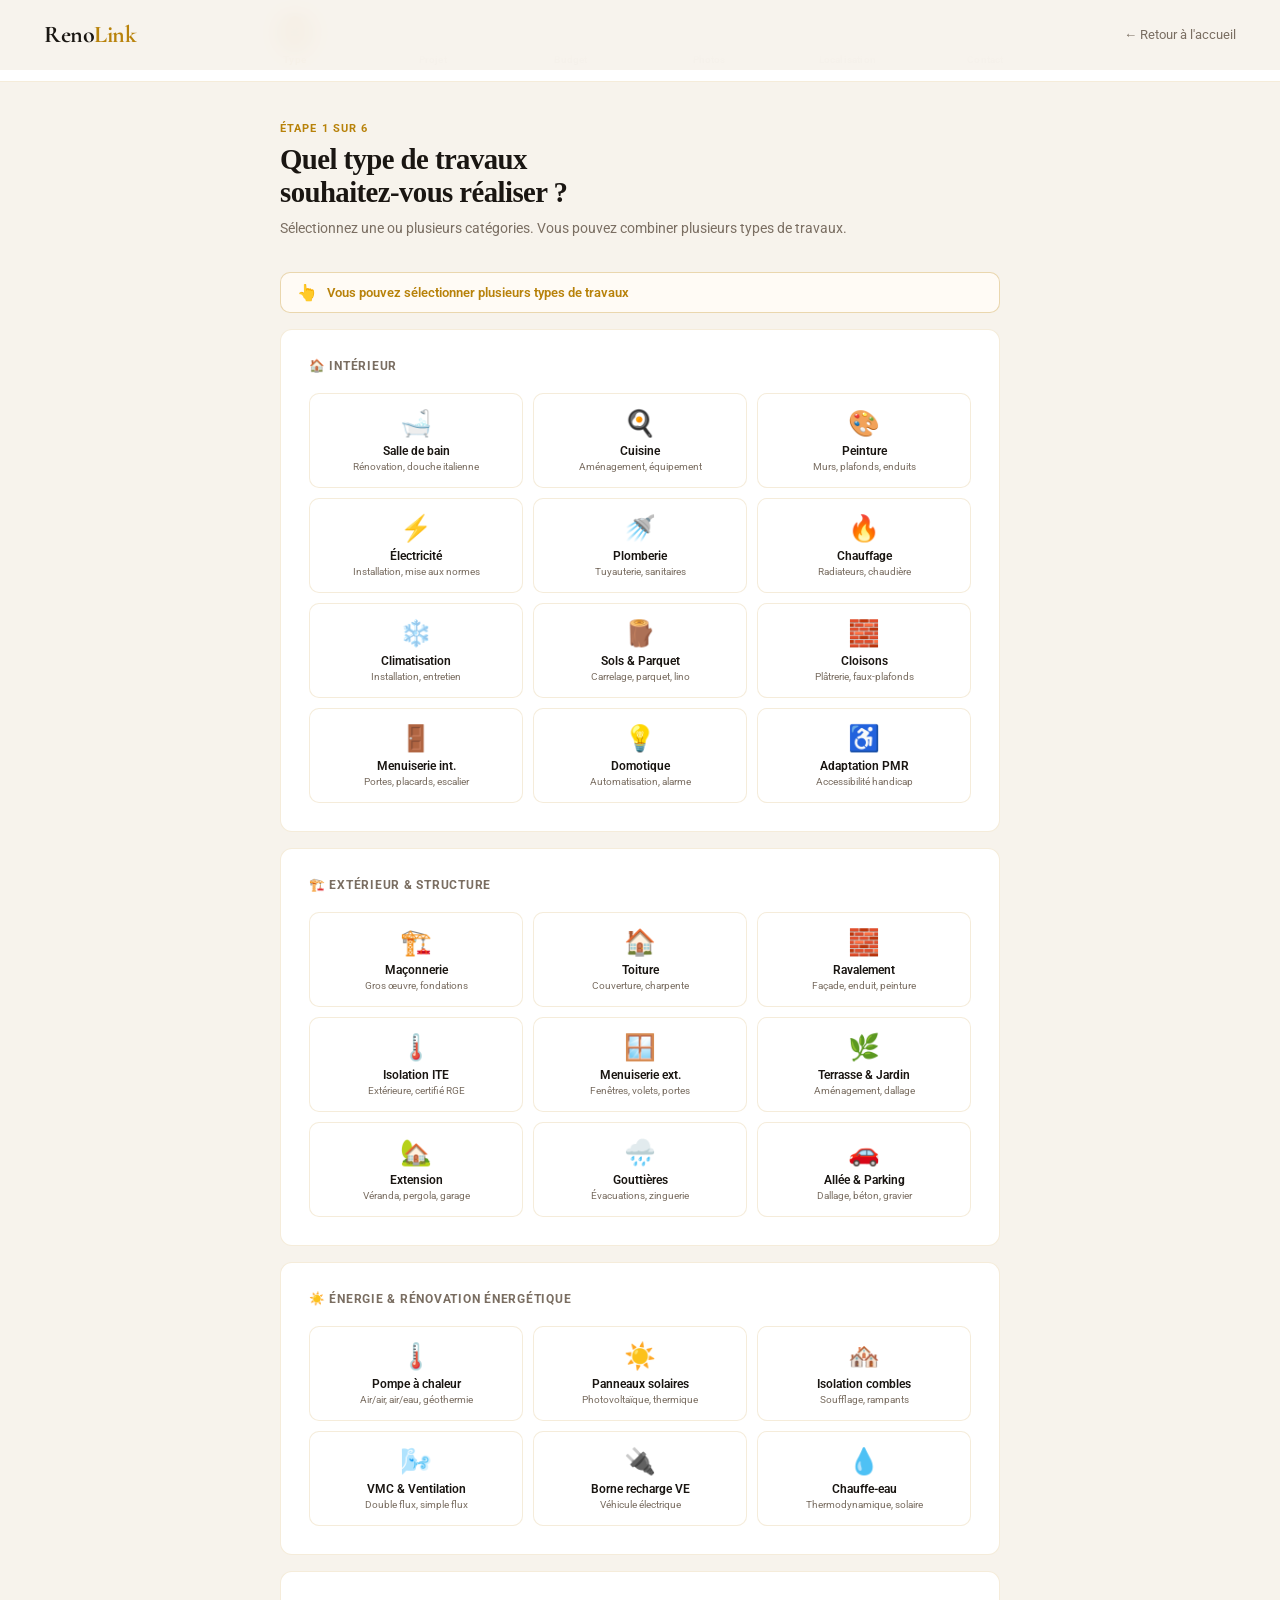
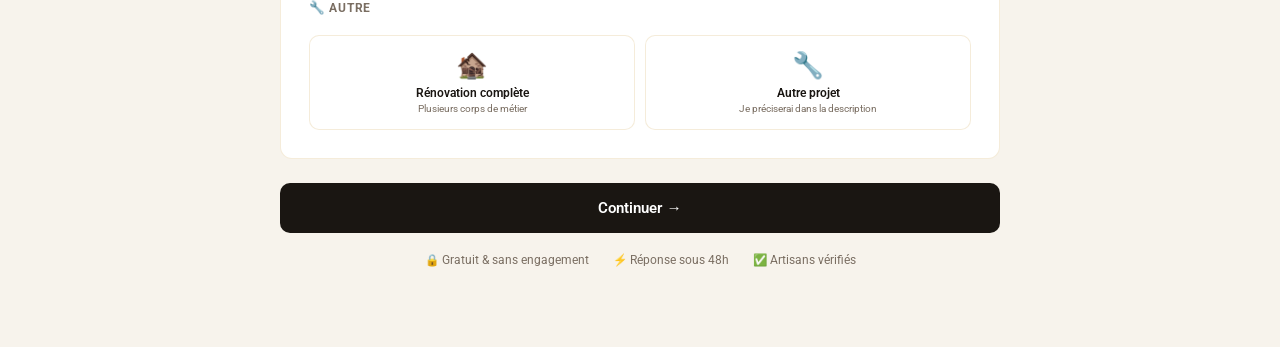
<file: pages/formulaire-client.html>
<!DOCTYPE html>
<html lang="fr">
<head>
  <meta charset="UTF-8">
  <meta name="viewport" content="width=device-width, initial-scale=1.0">
  <title>RenoLink — Déposer mon projet</title>
  <meta name="description" content="Décrivez votre projet de travaux en quelques minutes. RenoLink sélectionne les meilleurs artisans vérifiés de Lorraine pour vous.">

  <!-- CSS -->
  <link rel="stylesheet" href="../css/variables.css">
  <link rel="stylesheet" href="../css/components.css">
  <link rel="stylesheet" href="../css/formulaire.css">
</head>
<body>

<!-- ── NAVBAR ── -->
<nav class="navbar" id="navbar">
  <a class="nav-logo" href="../index.html">Reno<span>Link</span></a>
  <a class="nav-back" href="../index.html" style="font-size:0.82rem;color:var(--muted);display:flex;align-items:center;gap:6px;">← Retour à l'accueil</a>
</nav>

<!-- ── PROGRESS BAR ── -->
<div class="progress-wrap">
  <div class="progress-steps" id="progressSteps">
    <div class="ps active" id="ps1"><div class="ps-dot">1</div><div class="ps-label">Type</div></div>
    <div class="ps-line" id="pl1"></div>
    <div class="ps" id="ps2"><div class="ps-dot">2</div><div class="ps-label">Projet</div></div>
    <div class="ps-line" id="pl2"></div>
    <div class="ps" id="ps3"><div class="ps-dot">3</div><div class="ps-label">Budget</div></div>
    <div class="ps-line" id="pl3"></div>
    <div class="ps" id="ps4"><div class="ps-dot">4</div><div class="ps-label">Photos</div></div>
    <div class="ps-line" id="pl4"></div>
    <div class="ps" id="ps5"><div class="ps-dot">5</div><div class="ps-label">Localisation</div></div>
    <div class="ps-line" id="pl5"></div>
    <div class="ps" id="ps6"><div class="ps-dot">6</div><div class="ps-label">Contact</div></div>
  </div>
</div>

<!-- ── FORMULAIRE PRINCIPAL ── -->
<div class="form-main">

  <!-- ══ ÉTAPE 1 — TYPE DE TRAVAUX ══ -->
  <div class="step active" id="step1">
    <div class="step-header">
      <div class="step-eyebrow">Étape 1 sur 6</div>
      <h1 class="step-title">Quel type de travaux<br>souhaitez-vous réaliser ?</h1>
      <p class="step-sub">Sélectionnez une ou plusieurs catégories. Vous pouvez combiner plusieurs types de travaux.</p>
    </div>

    <!-- Bandeau multi-sélection -->
    <div class="multi-banner">
      <span>👆</span>
      <span class="multi-banner-text">Vous pouvez sélectionner plusieurs types de travaux</span>
      <div class="multi-count" id="selectedCount"></div>
    </div>

    <!-- Intérieur -->
    <div class="form-card">
      <div class="form-card-title">🏠 Intérieur</div>
      <div class="type-grid">
        <div class="type-btn" onclick="toggleType(this,'Salle de bain')"><span class="ti">🛁</span><div class="tl">Salle de bain</div><div class="ts">Rénovation, douche italienne</div></div>
        <div class="type-btn" onclick="toggleType(this,'Cuisine')"><span class="ti">🍳</span><div class="tl">Cuisine</div><div class="ts">Aménagement, équipement</div></div>
        <div class="type-btn" onclick="toggleType(this,'Peinture intérieure')"><span class="ti">🎨</span><div class="tl">Peinture</div><div class="ts">Murs, plafonds, enduits</div></div>
        <div class="type-btn" onclick="toggleType(this,'Électricité')"><span class="ti">⚡</span><div class="tl">Électricité</div><div class="ts">Installation, mise aux normes</div></div>
        <div class="type-btn" onclick="toggleType(this,'Plomberie')"><span class="ti">🚿</span><div class="tl">Plomberie</div><div class="ts">Tuyauterie, sanitaires</div></div>
        <div class="type-btn" onclick="toggleType(this,'Chauffage')"><span class="ti">🔥</span><div class="tl">Chauffage</div><div class="ts">Radiateurs, chaudière</div></div>
        <div class="type-btn" onclick="toggleType(this,'Climatisation')"><span class="ti">❄️</span><div class="tl">Climatisation</div><div class="ts">Installation, entretien</div></div>
        <div class="type-btn" onclick="toggleType(this,'Sols & Parquet')"><span class="ti">🪵</span><div class="tl">Sols & Parquet</div><div class="ts">Carrelage, parquet, lino</div></div>
        <div class="type-btn" onclick="toggleType(this,'Cloisons & Plâtrerie')"><span class="ti">🧱</span><div class="tl">Cloisons</div><div class="ts">Plâtrerie, faux-plafonds</div></div>
        <div class="type-btn" onclick="toggleType(this,'Menuiserie intérieure')"><span class="ti">🚪</span><div class="tl">Menuiserie int.</div><div class="ts">Portes, placards, escalier</div></div>
        <div class="type-btn" onclick="toggleType(this,'Domotique')"><span class="ti">💡</span><div class="tl">Domotique</div><div class="ts">Automatisation, alarme</div></div>
        <div class="type-btn" onclick="toggleType(this,'Adaptation PMR')"><span class="ti">♿</span><div class="tl">Adaptation PMR</div><div class="ts">Accessibilité handicap</div></div>
      </div>
    </div>

    <!-- Extérieur -->
    <div class="form-card">
      <div class="form-card-title">🏗️ Extérieur & Structure</div>
      <div class="type-grid">
        <div class="type-btn" onclick="toggleType(this,'Maçonnerie')"><span class="ti">🏗️</span><div class="tl">Maçonnerie</div><div class="ts">Gros œuvre, fondations</div></div>
        <div class="type-btn" onclick="toggleType(this,'Toiture & Charpente')"><span class="ti">🏠</span><div class="tl">Toiture</div><div class="ts">Couverture, charpente</div></div>
        <div class="type-btn" onclick="toggleType(this,'Ravalement façade')"><span class="ti">🧱</span><div class="tl">Ravalement</div><div class="ts">Façade, enduit, peinture</div></div>
        <div class="type-btn" onclick="toggleType(this,'Isolation thermique ITE')"><span class="ti">🌡️</span><div class="tl">Isolation ITE</div><div class="ts">Extérieure, certifié RGE</div></div>
        <div class="type-btn" onclick="toggleType(this,'Menuiserie extérieure')"><span class="ti">🪟</span><div class="tl">Menuiserie ext.</div><div class="ts">Fenêtres, volets, portes</div></div>
        <div class="type-btn" onclick="toggleType(this,'Terrasse & Jardin')"><span class="ti">🌿</span><div class="tl">Terrasse & Jardin</div><div class="ts">Aménagement, dallage</div></div>
        <div class="type-btn" onclick="toggleType(this,'Extension & Véranda')"><span class="ti">🏡</span><div class="tl">Extension</div><div class="ts">Véranda, pergola, garage</div></div>
        <div class="type-btn" onclick="toggleType(this,'Gouttières & Zinguerie')"><span class="ti">🌧️</span><div class="tl">Gouttières</div><div class="ts">Évacuations, zinguerie</div></div>
        <div class="type-btn" onclick="toggleType(this,'Allée & Stationnement')"><span class="ti">🚗</span><div class="tl">Allée & Parking</div><div class="ts">Dallage, béton, gravier</div></div>
      </div>
    </div>

    <!-- Énergie -->
    <div class="form-card">
      <div class="form-card-title">☀️ Énergie & Rénovation énergétique</div>
      <div class="type-grid">
        <div class="type-btn" onclick="toggleType(this,'Pompe à chaleur')"><span class="ti">🌡️</span><div class="tl">Pompe à chaleur</div><div class="ts">Air/air, air/eau, géothermie</div></div>
        <div class="type-btn" onclick="toggleType(this,'Panneaux solaires')"><span class="ti">☀️</span><div class="tl">Panneaux solaires</div><div class="ts">Photovoltaïque, thermique</div></div>
        <div class="type-btn" onclick="toggleType(this,'Isolation combles')"><span class="ti">🏘️</span><div class="tl">Isolation combles</div><div class="ts">Soufflage, rampants</div></div>
        <div class="type-btn" onclick="toggleType(this,'VMC & Ventilation')"><span class="ti">🌬️</span><div class="tl">VMC & Ventilation</div><div class="ts">Double flux, simple flux</div></div>
        <div class="type-btn" onclick="toggleType(this,'Borne de recharge')"><span class="ti">🔌</span><div class="tl">Borne recharge VE</div><div class="ts">Véhicule électrique</div></div>
        <div class="type-btn" onclick="toggleType(this,'Chauffe-eau thermodynamique')"><span class="ti">💧</span><div class="tl">Chauffe-eau</div><div class="ts">Thermodynamique, solaire</div></div>
      </div>
    </div>

    <!-- Autre -->
    <div class="form-card">
      <div class="form-card-title">🔧 Autre</div>
      <div class="type-grid" style="grid-template-columns: repeat(2,1fr);">
        <div class="type-btn" onclick="toggleType(this,'Rénovation complète')"><span class="ti">🏚️</span><div class="tl">Rénovation complète</div><div class="ts">Plusieurs corps de métier</div></div>
        <div class="type-btn" onclick="toggleType(this,'Autre projet')"><span class="ti">🔧</span><div class="tl">Autre projet</div><div class="ts">Je préciserai dans la description</div></div>
      </div>
    </div>

    <div class="form-error" id="typeError">⚠️ Veuillez sélectionner au moins un type de travaux</div>

    <div class="btn-row">
      <button class="btn-next" onclick="nextStep(1)">Continuer →</button>
    </div>

    <div class="trust-bar">
      <div class="trust-item">🔒 Gratuit & sans engagement</div>
      <div class="trust-item">⚡ Réponse sous 48h</div>
      <div class="trust-item">✅ Artisans vérifiés</div>
    </div>
  </div>

  <!-- ══ ÉTAPE 2 — DESCRIPTION ══ -->
  <div class="step" id="step2">
    <div class="step-header">
      <div class="step-eyebrow">Étape 2 sur 6</div>
      <h1 class="step-title">Décrivez précisément<br>votre projet</h1>
      <p class="step-sub">Plus votre description est précise, plus les artisans pourront évaluer votre projet correctement.</p>
    </div>

    <div class="form-card">
      <div class="form-card-title">📝 Description du projet</div>
      <div class="form-group">
        <label class="form-label">Description détaillée <span class="req">*</span></label>
        <textarea
          class="form-textarea"
          id="description"
          placeholder="Décrivez votre projet en détail : état actuel, travaux souhaités, matériaux envisagés, contraintes particulières...&#10;&#10;Ex : Rénovation complète de la salle de bain de 6m². Dépose de l'ancienne baignoire et pose d'une douche à l'italienne, nouveau carrelage sol et murs, remplacement lavabo et robinetterie. Appartement au 2ème étage sans ascenseur."
          maxlength="1000"
          oninput="updateCharCount(this)">
        </textarea>
        <div class="char-count" id="charCount">0 / 1000 caractères (minimum 100)</div>
        <div class="form-error" id="descError">⚠️ Veuillez décrire votre projet (minimum 100 caractères)</div>
      </div>
    </div>

    <div class="form-card">
      <div class="form-card-title">📐 Surface estimative</div>
      <div class="form-group">
        <label class="form-label">Surface approximative concernée <span class="req">*</span></label>
        <div class="surface-grid">
          <div class="surface-opt" onclick="selectSurface(this,'Moins de 10 m²')"><div class="sv">&lt; 10 m²</div><div class="sl">Petite pièce</div></div>
          <div class="surface-opt" onclick="selectSurface(this,'10 à 30 m²')"><div class="sv">10 – 30 m²</div><div class="sl">Pièce standard</div></div>
          <div class="surface-opt" onclick="selectSurface(this,'30 à 60 m²')"><div class="sv">30 – 60 m²</div><div class="sl">Grand espace</div></div>
          <div class="surface-opt" onclick="selectSurface(this,'60 à 100 m²')"><div class="sv">60 – 100 m²</div><div class="sl">Appartement</div></div>
          <div class="surface-opt" onclick="selectSurface(this,'100 à 200 m²')"><div class="sv">100 – 200 m²</div><div class="sl">Grande surface</div></div>
          <div class="surface-opt" onclick="selectSurface(this,'Plus de 200 m²')"><div class="sv">&gt; 200 m²</div><div class="sl">Très grande surface</div></div>
        </div>
        <div class="form-group" style="margin-top:12px;">
          <label class="form-label">Ou saisissez la surface précise <span class="opt">(optionnel)</span></label>
          <div style="display:flex;align-items:center;gap:10px;">
            <input type="number" class="form-input" id="surfaceExacte" placeholder="Ex: 25" style="max-width:150px;" min="1" max="9999">
            <span style="font-size:0.88rem;color:var(--muted);font-weight:500;">m²</span>
          </div>
        </div>
        <div class="form-error" id="surfaceError">⚠️ Veuillez indiquer une surface approximative</div>
      </div>
    </div>

    <div class="form-card">
      <div class="form-card-title">🏠 Type de bien</div>
      <div class="form-row">
        <div class="form-group">
          <label class="form-label">Type de bien <span class="req">*</span></label>
          <select class="form-select" id="typeBien">
            <option value="">Sélectionner...</option>
            <option>Appartement</option>
            <option>Maison individuelle</option>
            <option>Maison mitoyenne</option>
            <option>Local commercial</option>
            <option>Immeuble / Copropriété</option>
            <option>Bureaux</option>
            <option>Autre</option>
          </select>
        </div>
        <div class="form-group">
          <label class="form-label">Étage <span class="opt">(si applicable)</span></label>
          <select class="form-select" id="etage">
            <option value="">Sélectionner...</option>
            <option>Rez-de-chaussée</option>
            <option>1er étage</option>
            <option>2ème étage</option>
            <option>3ème étage et +</option>
            <option>Dernier étage</option>
            <option>Non applicable</option>
          </select>
        </div>
      </div>
      <div class="form-group">
        <label class="form-label">Ascenseur disponible <span class="opt">(optionnel)</span></label>
        <select class="form-select" id="ascenseur">
          <option value="">Sélectionner...</option>
          <option>Oui</option>
          <option>Non</option>
          <option>Non applicable</option>
        </select>
      </div>
    </div>

    <div class="btn-row">
      <button class="btn-prev" onclick="prevStep(2)">← Retour</button>
      <button class="btn-next" onclick="nextStep(2)">Continuer →</button>
    </div>
  </div>

  <!-- ══ ÉTAPE 3 — BUDGET & DÉLAI ══ -->
  <div class="step" id="step3">
    <div class="step-header">
      <div class="step-eyebrow">Étape 3 sur 6</div>
      <h1 class="step-title">Budget et délai<br>de réalisation</h1>
      <p class="step-sub">Ces informations permettent aux artisans de savoir si votre projet correspond à leur activité.</p>
    </div>

    <div class="form-card">
      <div class="form-card-title">💶 Budget estimatif global</div>

      <!-- Avertissement budget minimum -->
      <div style="display:flex;align-items:flex-start;gap:10px;background:#FEF3C7;border:1px solid #F59E0B;border-radius:8px;padding:12px 14px;margin-bottom:20px;">
        <span style="font-size:1rem;flex-shrink:0;">⚠️</span>
        <span style="font-size:0.78rem;color:#92400E;font-weight:500;line-height:1.5;">
          Nous n'acceptons pas les projets avec un budget inférieur à <strong>1 500 €</strong>.
          En dessous de ce seuil, nous ne pouvons pas garantir la qualité de notre service.
        </span>
      </div>

      <div class="budget-display">
        <div class="budget-value" id="budgetDisplay">10 000 €</div>
        <div class="budget-label">Budget total estimé (matériaux + main d'œuvre)</div>
      </div>

      <input
        type="range"
        class="budget-slider"
        id="budgetSlider"
        min="1500"
        max="100000"
        step="500"
        value="10000"
        oninput="updateBudget(this.value)">

      <div class="budget-range">
        <span>1 500 € min.</span>
        <span>100 000 €+</span>
      </div>

      <div class="budget-options">
        <div class="budget-opt" onclick="setBudget(3000,this)">1 500 – 5 000 €</div>
        <div class="budget-opt selected" onclick="setBudget(10000,this)">5 000 – 15 000 €</div>
        <div class="budget-opt" onclick="setBudget(25000,this)">15 000 – 30 000 €</div>
        <div class="budget-opt" onclick="setBudget(60000,this)">&gt; 30 000 €</div>
      </div>

      <div class="form-group" style="margin-top:20px;">
        <label class="form-label">Précision sur le budget <span class="opt">(optionnel)</span></label>
        <select class="form-select" id="budgetPrecision">
          <option value="">Sélectionner...</option>
          <option>Budget serré — je ne peux pas dépasser</option>
          <option>Budget indicatif — je peux m'adapter</option>
          <option>Budget flexible — la qualité prime</option>
          <option>Je ne sais pas encore — j'attends les devis</option>
        </select>
      </div>

      <div class="form-error" id="budgetError">⚠️ Budget minimum requis : 1 500 € — nous ne pouvons pas traiter les projets en dessous de ce seuil</div>
    </div>

    <div class="form-card">
      <div class="form-card-title">📅 Délai souhaité</div>
      <div class="form-group">
        <label class="form-label">Quand souhaitez-vous commencer les travaux ? <span class="req">*</span></label>
        <select class="form-select" id="delai">
          <option value="">Sélectionner...</option>
          <option>Dès que possible — urgent</option>
          <option>Dans le mois</option>
          <option>Dans 1 à 3 mois</option>
          <option>Dans 3 à 6 mois</option>
          <option>Dans 6 mois à 1 an</option>
          <option>Je n'ai pas de date précise</option>
        </select>
        <div class="form-error" id="delaiError">⚠️ Veuillez indiquer un délai souhaité</div>
      </div>
      <div class="form-group">
        <label class="form-label">Contraintes particulières <span class="opt">(optionnel)</span></label>
        <select class="form-select" id="contraintes">
          <option value="">Aucune contrainte particulière</option>
          <option>Logement occupé — travaux en journée uniquement</option>
          <option>Location — travaux entre deux locataires</option>
          <option>Travaux à réaliser par phases</option>
          <option>Contrainte de bruit (copropriété)</option>
          <option>Accès difficile au chantier</option>
          <option>Autre contrainte</option>
        </select>
      </div>
      <div class="form-group">
        <label class="form-label">Avez-vous déjà des devis ? <span class="opt">(optionnel)</span></label>
        <select class="form-select" id="devisExistants">
          <option value="">Sélectionner...</option>
          <option>Non, c'est ma première démarche</option>
          <option>Oui, 1 devis déjà reçu</option>
          <option>Oui, plusieurs devis reçus</option>
          <option>Oui, mais trop chers</option>
        </select>
      </div>
    </div>

    <div class="btn-row">
      <button class="btn-prev" onclick="prevStep(3)">← Retour</button>
      <button class="btn-next" onclick="nextStep(3)">Continuer →</button>
    </div>
  </div>

  <!-- ══ ÉTAPE 4 — PHOTOS ══ -->
  <div class="step" id="step4">
    <div class="step-header">
      <div class="step-eyebrow">Étape 4 sur 6</div>
      <h1 class="step-title">Photos de votre<br>chantier</h1>
      <p class="step-sub">Au moins une photo est obligatoire. Les artisans ont besoin de voir l'état actuel pour évaluer précisément votre projet.</p>
    </div>

    <div class="form-card">
      <div class="form-card-title">📸 Ajoutez vos photos</div>

      <div class="upload-zone" id="uploadZone">
        <input type="file" id="fileInput" accept="image/*" multiple onchange="handleFiles(this.files)">
        <div class="upload-icon">📷</div>
        <div class="upload-title">Glissez vos photos ici</div>
        <div class="upload-sub">ou <span onclick="document.getElementById('fileInput').click()">cliquez pour parcourir</span></div>
        <div style="margin-top:10px;font-size:0.72rem;color:var(--muted);">JPG, PNG, HEIC — Max 10 photos — 10 MB chacune</div>
      </div>

      <div id="photoBadge" class="photo-badge badge-warning">⚠️ Au moins 1 photo obligatoire</div>
      <div class="photo-grid" id="photoGrid"></div>

      <!-- Conseils photos -->
      <div class="form-group" style="margin-top:20px;">
        <label class="form-label">Conseils pour de bonnes photos</label>
        <div style="display:grid;grid-template-columns:1fr 1fr;gap:8px;margin-top:8px;">
          <div style="background:#F9F6F1;border-radius:8px;padding:10px;font-size:0.75rem;color:var(--muted);">📏 <strong>Vue d'ensemble</strong> de la pièce ou zone concernée</div>
          <div style="background:#F9F6F1;border-radius:8px;padding:10px;font-size:0.75rem;color:var(--muted);">🔍 <strong>Détails</strong> des zones à rénover ou problèmes</div>
          <div style="background:#F9F6F1;border-radius:8px;padding:10px;font-size:0.75rem;color:var(--muted);">💡 <strong>Bonne lumière</strong> pour que tout soit bien visible</div>
          <div style="background:#F9F6F1;border-radius:8px;padding:10px;font-size:0.75rem;color:var(--muted);">📐 <strong>Plusieurs angles</strong> pour donner le maximum de contexte</div>
        </div>
      </div>
    </div>

    <div class="form-error" id="photoError">⚠️ Veuillez ajouter au moins une photo de votre chantier</div>

    <div class="btn-row">
      <button class="btn-prev" onclick="prevStep(4)">← Retour</button>
      <button class="btn-next" onclick="nextStep(4)">Continuer →</button>
    </div>
  </div>

  <!-- ══ ÉTAPE 5 — LOCALISATION ══ -->
  <div class="step" id="step5">
    <div class="step-header">
      <div class="step-eyebrow">Étape 5 sur 6</div>
      <h1 class="step-title">Où se situe<br>votre chantier ?</h1>
      <p class="step-sub">Nous recherchons les artisans disponibles dans votre zone géographique.</p>
    </div>

    <div class="form-card">
      <div class="form-card-title">📍 Localisation du chantier</div>
      <div class="form-row">
        <div class="form-group">
          <label class="form-label">Ville <span class="req">*</span></label>
          <input type="text" class="form-input" id="ville" placeholder="Ex: Nancy">
          <div class="form-error" id="villeError">⚠️ Veuillez indiquer la ville</div>
        </div>
        <div class="form-group">
          <label class="form-label">Code postal <span class="req">*</span></label>
          <input type="text" class="form-input" id="codePostal" placeholder="Ex: 54000" maxlength="5">
          <div class="form-error" id="cpError">⚠️ Code postal invalide (5 chiffres)</div>
        </div>
      </div>
      <div class="form-group">
        <label class="form-label">Département</label>
        <select class="form-select" id="departement">
          <option value="">Sélectionner...</option>
          <option value="54">54 — Meurthe-et-Moselle (Nancy)</option>
          <option value="57">57 — Moselle (Metz)</option>
          <option value="55">55 — Meuse (Verdun, Bar-le-Duc)</option>
          <option value="88">88 — Vosges (Épinal, Saint-Dié)</option>
          <option value="67">67 — Bas-Rhin (Strasbourg)</option>
          <option value="68">68 — Haut-Rhin (Colmar, Mulhouse)</option>
          <option value="08">08 — Ardennes (Charleville-Mézières)</option>
          <option value="10">10 — Aube (Troyes)</option>
          <option value="51">51 — Marne (Reims, Châlons)</option>
          <option value="52">52 — Haute-Marne (Chaumont)</option>
          <option value="autre">Autre département</option>
        </select>
      </div>
      <div class="form-group">
        <label class="form-label">Adresse précise <span class="opt">(optionnel)</span></label>
        <input type="text" class="form-input" id="adresse" placeholder="Ex: 12 rue des Jardins">
        <div class="form-hint">🔒 Votre adresse exacte reste confidentielle jusqu'à la mise en relation officielle</div>
      </div>
    </div>

    <div class="form-card">
      <div class="form-card-title">🏘️ Informations complémentaires</div>
      <div class="form-row">
        <div class="form-group">
          <label class="form-label">Statut d'occupation</label>
          <select class="form-select" id="statutOccupation">
            <option value="">Sélectionner...</option>
            <option>Propriétaire occupant</option>
            <option>Propriétaire bailleur</option>
            <option>Locataire (avec accord propriétaire)</option>
            <option>Syndic / Copropriété</option>
          </select>
        </div>
        <div class="form-group">
          <label class="form-label">Année de construction <span class="opt">(approx.)</span></label>
          <select class="form-select" id="anneeConstruction">
            <option value="">Sélectionner...</option>
            <option>Avant 1950</option>
            <option>1950 – 1975</option>
            <option>1975 – 2000</option>
            <option>Après 2000</option>
            <option>Je ne sais pas</option>
          </select>
        </div>
      </div>
      <div class="form-hint" style="margin-top:4px;">💡 L'année de construction est utile pour les travaux d'isolation et de rénovation énergétique</div>
    </div>

    <div class="btn-row">
      <button class="btn-prev" onclick="prevStep(5)">← Retour</button>
      <button class="btn-next" onclick="nextStep(5)">Continuer →</button>
    </div>
  </div>

  <!-- ══ ÉTAPE 6 — CONTACT & RÉCAP ══ -->
  <div class="step" id="step6">
    <div class="step-header">
      <div class="step-eyebrow">Étape 6 sur 6 — Dernière étape !</div>
      <h1 class="step-title">Vos coordonnées<br>et récapitulatif</h1>
      <p class="step-sub">Vérifiez votre dossier et laissez-nous vos coordonnées pour être contacté par les artisans sélectionnés.</p>
    </div>

    <!-- RÉCAPITULATIF -->
    <div class="recap-section">
      <div class="recap-header">
        <div class="recap-header-title">📋 Récapitulatif de votre projet</div>
        <span class="recap-edit" onclick="goToStep(1)">Modifier</span>
      </div>
      <div class="recap-body">
        <div class="recap-row"><span class="recap-label">Type de travaux</span><span class="recap-value" id="recapTypes">—</span></div>
        <div class="recap-row"><span class="recap-label">Description</span><span class="recap-value" id="recapDesc" style="font-weight:400;font-size:0.8rem;color:var(--muted);">—</span></div>
        <div class="recap-row"><span class="recap-label">Surface</span><span class="recap-value" id="recapSurface">—</span></div>
        <div class="recap-row"><span class="recap-label">Type de bien</span><span class="recap-value" id="recapBien">—</span></div>
        <div class="recap-row"><span class="recap-label">Budget estimé</span><span class="recap-value" id="recapBudget" style="color:var(--gold);">—</span></div>
        <div class="recap-row"><span class="recap-label">Délai souhaité</span><span class="recap-value" id="recapDelai">—</span></div>
        <div class="recap-row"><span class="recap-label">Localisation</span><span class="recap-value" id="recapLocalisation">—</span></div>
        <div class="recap-row">
          <span class="recap-label">Photos</span>
          <div class="recap-photos" id="recapPhotos"></div>
        </div>
      </div>
    </div>

    <!-- COORDONNÉES -->
    <div class="form-card">
      <div class="form-card-title">👤 Vos coordonnées</div>
      <div class="form-row">
        <div class="form-group">
          <label class="form-label">Prénom <span class="req">*</span></label>
          <input type="text" class="form-input" id="prenom" placeholder="Votre prénom">
          <div class="form-error" id="prenomError">⚠️ Veuillez indiquer votre prénom</div>
        </div>
        <div class="form-group">
          <label class="form-label">Nom <span class="req">*</span></label>
          <input type="text" class="form-input" id="nom" placeholder="Votre nom">
          <div class="form-error" id="nomError">⚠️ Veuillez indiquer votre nom</div>
        </div>
      </div>
      <div class="form-group">
        <label class="form-label">Téléphone <span class="req">*</span></label>
        <input type="tel" class="form-input" id="telephone" placeholder="06 XX XX XX XX">
        <div class="form-hint">📞 L'artisan vous contactera directement sur ce numéro</div>
        <div class="form-error" id="telError">⚠️ Numéro de téléphone invalide (minimum 10 chiffres)</div>
      </div>
      <div class="form-group">
        <label class="form-label">Email <span class="req">*</span></label>
        <input type="email" class="form-input" id="email" placeholder="votre@email.fr">
        <div class="form-hint">📧 Confirmation de dépôt envoyée par email</div>
        <div class="form-error" id="emailError">⚠️ Adresse email invalide</div>
      </div>
      <div class="form-row">
        <div class="form-group">
          <label class="form-label">Préférence de contact</label>
          <select class="form-select" id="prefContact">
            <option>Téléphone — je préfère être appelé</option>
            <option>SMS — envoyez-moi un message d'abord</option>
            <option>Email — je préfère les échanges écrits</option>
            <option>Pas de préférence</option>
          </select>
        </div>
        <div class="form-group">
          <label class="form-label">Meilleur moment</label>
          <select class="form-select" id="momentContact">
            <option value="">Pas de préférence</option>
            <option>Matin (8h – 12h)</option>
            <option>Après-midi (12h – 18h)</option>
            <option>Soir (18h – 20h)</option>
            <option>Week-end uniquement</option>
          </select>
        </div>
      </div>
    </div>

    <!-- CGU -->
    <div class="cgu-wrap">
      <input type="checkbox" class="cgu-check" id="cguCheck">
      <div class="cgu-text">
        J'accepte les <a href="../pages/mentions-legales.html">conditions générales d'utilisation</a>
        et la <a href="../pages/rgpd.html">politique de confidentialité</a> de RenoLink.
        Je comprends que mes coordonnées seront partagées uniquement avec les artisans
        sélectionnés par RenoLink après validation de mon dossier.
      </div>
    </div>
    <div class="form-error" id="cguError" style="margin-bottom:12px;">⚠️ Veuillez accepter les conditions générales pour continuer</div>

    <div class="btn-row">
      <button class="btn-prev" onclick="prevStep(6)">← Retour</button>
      <button class="btn-submit" onclick="submitForm()">✅ Envoyer mon dossier</button>
    </div>

    <div class="trust-bar">
      <div class="trust-item">🔒 Données sécurisées RGPD</div>
      <div class="trust-item">✅ Artisans vérifiés RenoLink</div>
      <div class="trust-item">⚡ Traitement sous 48h</div>
    </div>
  </div>

</div><!-- fin form-main -->

<!-- ── PAGE SUCCÈS ── -->
<div class="success-page" id="successPage">
  <div class="success-icon">✅</div>
  <h1 class="success-title">Dossier envoyé !</h1>
  <p style="color:var(--muted);margin-bottom:16px;">Votre projet a bien été enregistré.</p>
  <div class="success-ref" id="successRef">Réf. RL-2026-001</div>
  <p style="font-size:0.88rem;color:var(--muted);max-width:440px;margin:0 auto 32px;line-height:1.7;">
    Notre équipe analyse votre dossier et sélectionne les meilleurs artisans de votre zone.
    Vous serez contacté sous <strong>48h ouvrées</strong>.
  </p>
  <div class="success-steps">
    <div class="success-step">
      <div class="ss-num">1</div>
      <div class="ss-title">Analyse du dossier</div>
      <div class="ss-desc">Notre équipe vérifie et qualifie votre projet sous 24h ouvrées</div>
    </div>
    <div class="success-step">
      <div class="ss-num">2</div>
      <div class="ss-title">Sélection artisans</div>
      <div class="ss-desc">1 à 3 artisans vérifiés sont choisis selon votre projet et votre zone</div>
    </div>
    <div class="success-step">
      <div class="ss-num">3</div>
      <div class="ss-title">Mise en relation</div>
      <div class="ss-desc">L'artisan vous contacte directement sous 48h ouvrées</div>
    </div>
  </div>
  <button
    class="btn-next"
    style="max-width:260px;margin:32px auto 0;"
    onclick="window.location.href='../index.html'">
    ← Retour à l'accueil
  </button>
</div>

<!-- JS -->
<script src="../js/main.js"></script>
<script src="../js/formulaire.js"></script>

</body>
</html>
</file>
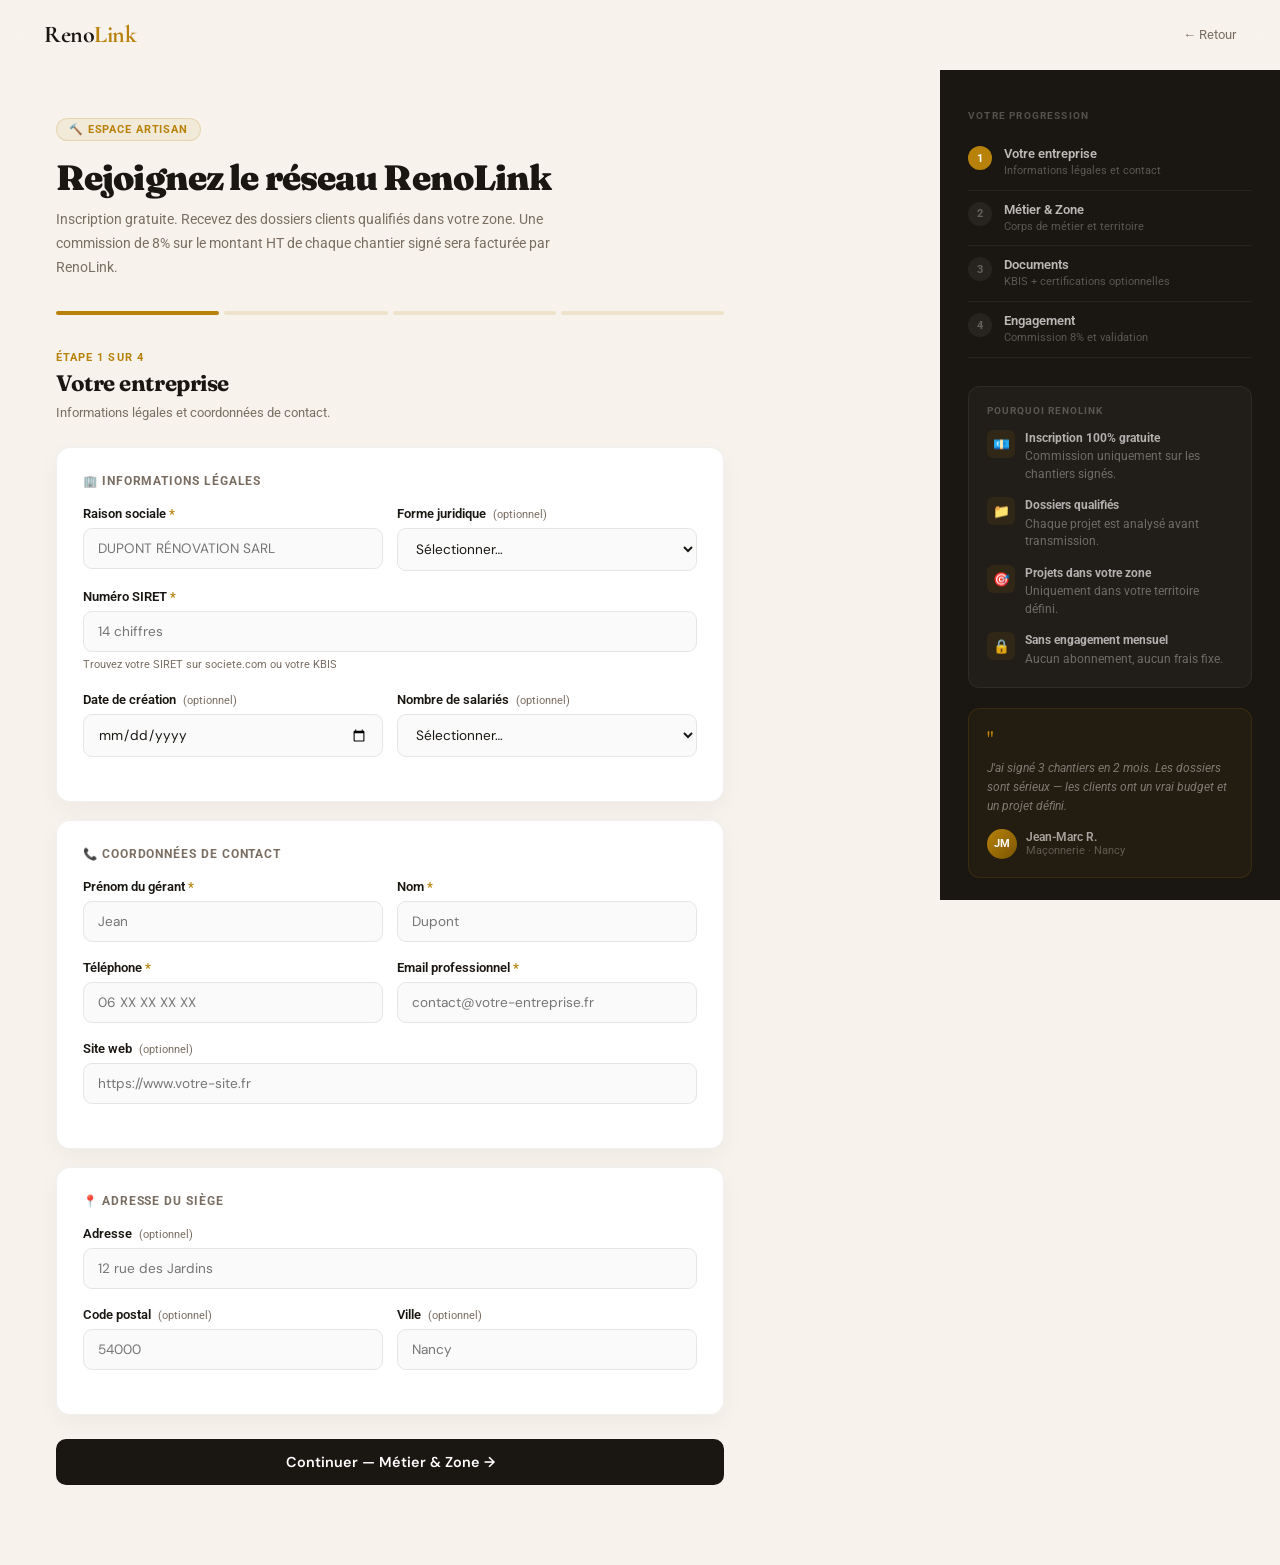
<file: pages/inscription-artisan.html>
<!DOCTYPE html>
<html lang="fr">
<head>
  <meta charset="UTF-8">
  <meta name="viewport" content="width=device-width, initial-scale=1.0">
  <title>RenoLink — Rejoindre le réseau artisan</title>
  <meta name="description" content="Inscrivez-vous gratuitement sur RenoLink. Recevez des dossiers clients qualifiés en Lorraine.">

  <link rel="preconnect" href="https://fonts.googleapis.com">
  <link href="https://fonts.googleapis.com/css2?family=Fraunces:wght@700;900&family=DM+Sans:wght@300;400;500;600;700&display=swap" rel="stylesheet">

  <link rel="stylesheet" href="../css/variables.css">
  <link rel="stylesheet" href="../css/components.css">

  <style>
    /* ── LAYOUT ── */
    .insc-layout {
      display: grid;
      grid-template-columns: 1fr 340px;
      min-height: calc(100vh - var(--nav-h, 70px));
      padding-top: var(--nav-h, 70px);
    }
    .insc-main {
      padding: 48px 56px 80px;
      max-width: 780px;
    }
    .insc-sidebar {
      background: var(--dark);
      padding: 40px 28px;
      position: sticky;
      top: var(--nav-h, 70px);
      height: calc(100vh - var(--nav-h, 70px));
      overflow-y: auto;
    }

    /* ── HEADER ── */
    .insc-eyebrow {
      display: inline-flex; align-items: center; gap: 7px;
      background: rgba(184,130,10,0.08);
      border: 1px solid rgba(184,130,10,0.2);
      color: var(--gold);
      font-size: 0.68rem; font-weight: 700;
      padding: 4px 12px; border-radius: 100px;
      letter-spacing: 0.08em; text-transform: uppercase;
      margin-bottom: 18px;
    }
    .insc-title {
      font-family: 'Fraunces', serif;
      font-size: clamp(1.7rem, 3vw, 2.2rem);
      font-weight: 900; line-height: 1.1;
      letter-spacing: -0.025em; margin-bottom: 10px;
    }
    .insc-sub {
      font-size: 0.88rem; color: var(--muted);
      line-height: 1.7; margin-bottom: 32px; max-width: 540px;
    }

    /* ── PROGRESS ── */
    .prog-bar {
      display: flex; gap: 5px; margin-bottom: 36px;
    }
    .prog-step {
      flex: 1; height: 4px; border-radius: 2px;
      background: var(--border); transition: background 0.4s;
    }
    .prog-step.done   { background: var(--success); }
    .prog-step.active { background: var(--gold); }

    /* ── ÉTAPES ── */
    .etape { display: none; animation: fadeIn 0.3s ease; }
    .etape.active { display: block; }
    @keyframes fadeIn { from { opacity:0; transform:translateY(10px); } to { opacity:1; transform:translateY(0); } }

    .etape-eyebrow {
      font-size: 0.66rem; font-weight: 700;
      letter-spacing: 0.1em; text-transform: uppercase;
      color: var(--gold); margin-bottom: 5px;
    }
    .etape-title {
      font-family: 'Fraunces', serif;
      font-size: 1.4rem; font-weight: 700;
      margin-bottom: 5px; letter-spacing: -0.02em;
    }
    .etape-sub {
      font-size: 0.82rem; color: var(--muted);
      line-height: 1.6; margin-bottom: 24px;
    }

    /* ── FORM CARDS ── */
    .form-card {
      background: #fff;
      border: 1px solid rgba(0,0,0,0.06);
      border-radius: 14px;
      padding: 26px;
      margin-bottom: 18px;
      box-shadow: 0 8px 24px rgba(0,0,0,0.04);
    }
    .form-card-title {
      font-size: 0.72rem; font-weight: 700;
      letter-spacing: 0.08em; text-transform: uppercase;
      color: var(--muted); margin-bottom: 18px;
      display: flex; align-items: center; gap: 8px;
    }

    /* ── FORMULAIRES ── */
    .form-group  { margin-bottom: 18px; }
    .form-label  { display: block; font-size: 0.8rem; font-weight: 600; margin-bottom: 7px; color: var(--text); }
    .form-label .req { color: var(--gold); }
    .form-label .opt { font-weight: 400; color: var(--muted); font-size: 0.7rem; margin-left: 4px; }
    .form-input, .form-select, .form-textarea {
      width: 100%; border: 1.5px solid #e5e5e5;
      border-radius: 9px; padding: 11px 14px;
      font-size: 0.85rem; color: var(--text);
      background: #fafafa; outline: none;
      transition: all 0.2s; font-family: 'DM Sans', sans-serif;
    }
    .form-input:focus, .form-select:focus, .form-textarea:focus {
      border-color: var(--gold);
      box-shadow: 0 0 0 3px rgba(184,130,10,0.1);
      background: #fff;
    }
    .form-input.error { border-color: var(--error); box-shadow: 0 0 0 3px rgba(220,38,38,0.08); }
    .form-textarea { min-height: 100px; resize: vertical; line-height: 1.6; }
    .form-row { display: grid; grid-template-columns: 1fr 1fr; gap: 14px; }
    .form-hint { font-size: 0.7rem; color: var(--muted); margin-top: 5px; line-height: 1.5; }
    .form-error { font-size: 0.72rem; color: var(--error); margin-top: 5px; display: none; align-items: center; gap: 4px; }
    .form-error.show { display: flex; }

    /* ── KBIS UPLOAD (OBLIGATOIRE) ── */
    .kbis-upload {
      border: 2px dashed var(--border);
      border-radius: 10px; padding: 20px;
      text-align: center; cursor: pointer;
      transition: all 0.2s; background: #fafafa;
      position: relative;
    }
    .kbis-upload:hover { border-color: var(--gold); background: rgba(184,130,10,0.03); }
    .kbis-upload.uploaded { border-style: solid; border-color: var(--success); background: #F0FDF4; }
    .kbis-upload.missing  { border-color: var(--error); background: #FFF5F5; }
    .kbis-upload input[type="file"] {
      position: absolute; inset: 0; opacity: 0;
      cursor: pointer; width: 100%; height: 100%;
    }
    .kbis-icon  { font-size: 1.8rem; margin-bottom: 8px; }
    .kbis-label { font-size: 0.85rem; font-weight: 600; margin-bottom: 4px; }
    .kbis-sub   { font-size: 0.72rem; color: var(--muted); }
    .kbis-ok    { font-size: 0.78rem; font-weight: 700; color: var(--success); margin-top: 6px; }

    /* ── CERTIFICATIONS DÉCLARATIVES ── */
    .cert-grid { display: grid; grid-template-columns: 1fr 1fr; gap: 8px; }
    .cert-check {
      display: flex; align-items: flex-start; gap: 10px;
      padding: 12px 14px;
      background: #fafafa; border: 1.5px solid #e5e5e5;
      border-radius: 9px; cursor: pointer; transition: all 0.2s;
    }
    .cert-check:hover { border-color: var(--gold); background: rgba(184,130,10,0.03); }
    .cert-check input[type="checkbox"] {
      accent-color: var(--gold); width: 15px; height: 15px;
      flex-shrink: 0; margin-top: 2px; cursor: pointer;
    }
    .cert-check-text { flex: 1; }
    .cert-check-label { font-size: 0.82rem; font-weight: 600; cursor: pointer; display: block; }
    .cert-check-sub   { font-size: 0.68rem; color: var(--muted); margin-top: 2px; line-height: 1.4; }

    /* ── UPLOAD DOCS OPTIONNELS ── */
    .doc-upload-item {
      display: flex; align-items: center; gap: 12px;
      border: 1.5px dashed #e5e5e5; border-radius: 9px;
      padding: 12px 14px; cursor: pointer;
      transition: all 0.2s; position: relative;
      margin-bottom: 8px;
    }
    .doc-upload-item:hover { border-color: var(--gold); background: rgba(184,130,10,0.02); }
    .doc-upload-item.uploaded { border-style: solid; border-color: var(--success); background: #F0FDF4; }
    .doc-upload-item input[type="file"] {
      position: absolute; inset: 0; opacity: 0;
      cursor: pointer; width: 100%; height: 100%;
    }
    .doc-icon  { font-size: 1.3rem; flex-shrink: 0; }
    .doc-info  { flex: 1; }
    .doc-name  { font-size: 0.82rem; font-weight: 600; margin-bottom: 2px; }
    .doc-state { font-size: 0.7rem; color: var(--muted); }
    .doc-state.ok { color: var(--success); font-weight: 700; }
    .doc-action { font-size: 0.7rem; font-weight: 600; color: var(--gold); flex-shrink: 0; }

    /* ── MÉTIERS ── */
    .metier-grid {
      display: grid;
      grid-template-columns: repeat(auto-fit, minmax(130px, 1fr));
      gap: 10px;
    }
    .metier-btn {
      border: 1.5px solid var(--border); border-radius: 10px;
      padding: 14px 10px; text-align: center;
      cursor: pointer; transition: all 0.2s; background: #fff;
    }
    .metier-btn:hover { border-color: var(--gold); background: #FFFBF5; transform: translateY(-1px); }
    .metier-btn.selected { border-color: var(--gold); background: #FFFBF5; box-shadow: 0 4px 14px rgba(0,0,0,0.06); }
    .metier-btn .mi { font-size: 1.4rem; margin-bottom: 5px; display: block; }
    .metier-btn .ml { font-size: 0.73rem; font-weight: 600; color: var(--text); }
    .metier-btn .ms { font-size: 0.63rem; color: var(--muted); margin-top: 2px; }

    /* ── ZONE TAGS ── */
    .zone-wrap { display: flex; gap: 8px; margin-bottom: 10px; }
    .zone-wrap input { flex: 1; }
    .zone-wrap button {
      padding: 11px 18px; background: var(--dark); color: #fff;
      border: none; border-radius: 9px; font-weight: 600;
      cursor: pointer; font-family: 'DM Sans', sans-serif;
      font-size: 0.82rem; white-space: nowrap; transition: all 0.2s;
    }
    .zone-wrap button:hover { background: var(--charcoal); }
    .zone-tags { display: flex; flex-wrap: wrap; gap: 6px; margin-top: 8px; }
    .zone-tag {
      display: flex; align-items: center; gap: 6px;
      background: rgba(184,130,10,0.08);
      border: 1px solid rgba(184,130,10,0.25);
      color: var(--gold); font-size: 0.75rem; font-weight: 600;
      padding: 4px 10px; border-radius: 100px;
    }
    .zone-tag button {
      background: none; border: none; color: var(--gold);
      cursor: pointer; font-size: 0.7rem; padding: 0; line-height: 1;
    }
    .zone-suggestions { display: flex; flex-wrap: wrap; gap: 6px; margin-top: 10px; }
    .zone-sug {
      padding: 5px 12px; border: 1.5px solid var(--border);
      border-radius: 100px; font-size: 0.73rem; font-weight: 600;
      cursor: pointer; background: #fff; color: var(--muted);
      transition: all 0.2s; font-family: 'DM Sans', sans-serif;
    }
    .zone-sug:hover { border-color: var(--gold); color: var(--gold); }

    /* ── CONSENTEMENT COMMISSION ── */
    .commission-box {
      background: var(--dark);
      border: 1px solid rgba(184,130,10,0.3);
      border-radius: 14px; padding: 28px;
      color: #fff; margin-bottom: 18px;
    }
    .commission-box h3 {
      font-family: 'Fraunces', serif;
      font-size: 1.2rem; font-weight: 700;
      color: var(--gold); margin-bottom: 14px;
    }
    .commission-rate {
      font-family: 'Fraunces', serif;
      font-size: 3rem; font-weight: 900;
      color: var(--gold); line-height: 1;
      margin-bottom: 6px;
    }
    .commission-label { font-size: 0.78rem; color: rgba(255,255,255,0.4); margin-bottom: 18px; }
    .commission-clauses { display: flex; flex-direction: column; gap: 10px; margin-bottom: 20px; }
    .clause-item {
      display: flex; align-items: flex-start; gap: 10px;
      font-size: 0.8rem; color: rgba(255,255,255,0.65); line-height: 1.6;
    }
    .clause-item::before {
      content: '→'; color: var(--gold); font-weight: 700;
      flex-shrink: 0; margin-top: 1px;
    }
    .clause-item strong { color: rgba(255,255,255,0.9); }

    /* ── CHECKBOXES CONSENTEMENT ── */
    .consent-wrap {
      background: rgba(255,255,255,0.04);
      border: 1px solid rgba(184,130,10,0.2);
      border-radius: 10px; padding: 16px;
      margin-bottom: 10px;
    }
    .consent-row {
      display: flex; align-items: flex-start; gap: 12px;
      margin-bottom: 12px;
    }
    .consent-row:last-child { margin-bottom: 0; }
    .consent-row input[type="checkbox"] {
      accent-color: var(--gold); width: 16px; height: 16px;
      flex-shrink: 0; margin-top: 3px; cursor: pointer;
    }
    .consent-text { font-size: 0.78rem; color: rgba(255,255,255,0.6); line-height: 1.6; cursor: pointer; }
    .consent-text strong { color: var(--gold); }
    .consent-error { font-size: 0.72rem; color: #FCA5A5; margin-top: 8px; display: none; }
    .consent-error.show { display: block; }

    /* ── RÉCAP ── */
    .recap-card {
      background: #fff; border: 1px solid var(--border);
      border-radius: 12px; padding: 20px; margin-bottom: 18px;
    }
    .recap-card-title {
      font-size: 0.68rem; font-weight: 700;
      letter-spacing: 0.08em; text-transform: uppercase;
      color: var(--muted); margin-bottom: 14px;
      padding-bottom: 10px; border-bottom: 1px solid var(--border);
    }
    .recap-row {
      display: flex; justify-content: space-between; align-items: flex-start;
      font-size: 0.8rem; padding: 7px 0;
      border-bottom: 1px solid #F5F2ED;
    }
    .recap-row:last-child { border-bottom: none; }
    .recap-label { color: var(--muted); flex-shrink: 0; margin-right: 16px; }
    .recap-value { font-weight: 600; text-align: right; }

    /* ── BOUTONS ── */
    .btn-row { display: flex; gap: 12px; margin-top: 24px; }
    .btn-next {
      flex: 1; padding: 14px; background: var(--dark); color: #fff;
      border: none; border-radius: 10px; font-size: 0.9rem; font-weight: 600;
      cursor: pointer; display: flex; align-items: center;
      justify-content: center; gap: 8px;
      transition: all 0.2s; font-family: 'DM Sans', sans-serif;
    }
    .btn-next:hover { background: var(--charcoal); transform: translateY(-1px); }
    .btn-prev {
      padding: 14px 22px; background: #fff; color: var(--text);
      border: 1.5px solid var(--border); border-radius: 10px;
      font-size: 0.86rem; font-weight: 500; cursor: pointer;
      transition: all 0.2s; font-family: 'DM Sans', sans-serif;
    }
    .btn-prev:hover { border-color: var(--gold); color: var(--gold); }
    .btn-submit {
      flex: 1; padding: 14px; background: var(--gold); color: #fff;
      border: none; border-radius: 10px; font-size: 0.92rem; font-weight: 700;
      cursor: pointer; display: flex; align-items: center;
      justify-content: center; gap: 8px;
      transition: all 0.2s; font-family: 'DM Sans', sans-serif;
    }
    .btn-submit:hover { background: var(--gold2); transform: translateY(-1px); }

    /* ── SIDEBAR ── */
    .sb-section-title {
      font-size: 0.62rem; font-weight: 700; letter-spacing: 0.12em;
      text-transform: uppercase; color: rgba(255,255,255,0.25);
      margin-bottom: 14px;
    }
    .sb-step {
      display: flex; align-items: flex-start; gap: 12px;
      padding: 11px 0; border-bottom: 1px solid rgba(255,255,255,0.05);
    }
    .sb-step:last-child { border-bottom: none; }
    .sb-step-num {
      width: 24px; height: 24px; border-radius: 50%;
      background: rgba(255,255,255,0.06);
      display: flex; align-items: center; justify-content: center;
      font-size: 0.68rem; font-weight: 700;
      color: rgba(255,255,255,0.28); flex-shrink: 0;
    }
    .sb-step-num.active { background: var(--gold); color: #fff; }
    .sb-step-num.done   { background: var(--success); color: #fff; }
    .sb-step-content h5 { font-size: 0.8rem; font-weight: 600; color: rgba(255,255,255,0.7); margin-bottom: 2px; }
    .sb-step-content p  { font-size: 0.7rem; color: rgba(255,255,255,0.28); line-height: 1.4; }

    .sb-guarantees {
      margin-top: 28px;
      background: rgba(255,255,255,0.03);
      border: 1px solid rgba(255,255,255,0.06);
      border-radius: 12px; padding: 18px;
    }
    .sb-guarantee-item {
      display: flex; align-items: flex-start; gap: 10px; margin-bottom: 14px;
    }
    .sb-guarantee-item:last-child { margin-bottom: 0; }
    .sb-g-icon {
      width: 28px; height: 28px; border-radius: 6px;
      background: rgba(184,130,10,0.1);
      display: flex; align-items: center; justify-content: center;
      font-size: 0.85rem; flex-shrink: 0;
    }
    .sb-g-text { font-size: 0.73rem; color: rgba(255,255,255,0.35); line-height: 1.5; }
    .sb-g-text strong { color: rgba(255,255,255,0.65); display: block; margin-bottom: 1px; }

    /* ── PAGE SUCCÈS ── */
    .success-page {
      display: none; text-align: center;
      padding: 80px 32px; max-width: 560px; margin: 0 auto;
      animation: fadeIn 0.5s ease;
    }
    .success-page.show { display: block; }
    .success-icon {
      width: 76px; height: 76px; border-radius: 50%;
      background: #D1FAE5;
      display: flex; align-items: center; justify-content: center;
      font-size: 2.2rem; margin: 0 auto 22px;
    }
    .success-title {
      font-family: 'Fraunces', serif;
      font-size: 1.9rem; font-weight: 700; margin-bottom: 10px;
    }
    .success-ref {
      display: inline-block; background: #F5F2ED;
      border: 1px solid var(--border); border-radius: 8px;
      padding: 7px 18px; font-size: 0.84rem; font-weight: 700;
      color: var(--gold); margin-bottom: 14px; font-family: monospace;
    }
    .success-steps {
      display: grid; grid-template-columns: repeat(3, 1fr);
      gap: 12px; margin: 28px auto 0; max-width: 520px;
    }
    .success-step {
      background: #fff; border: 1px solid var(--border);
      border-radius: 10px; padding: 16px 12px; text-align: center;
    }
    .ss-num {
      width: 28px; height: 28px; border-radius: 50%;
      background: var(--gold); color: #fff;
      display: flex; align-items: center; justify-content: center;
      font-size: 0.75rem; font-weight: 700; margin: 0 auto 8px;
    }
    .ss-title { font-size: 0.78rem; font-weight: 600; margin-bottom: 4px; }
    .ss-desc  { font-size: 0.68rem; color: var(--muted); line-height: 1.4; }

    /* ── RESPONSIVE ── */
    @media (max-width: 960px) {
      .insc-layout { grid-template-columns: 1fr; }
      .insc-sidebar { display: none; }
      .insc-main { padding: 36px 20px 60px; }
      .cert-grid, .form-row { grid-template-columns: 1fr; }
      .metier-grid { grid-template-columns: repeat(2, 1fr); }
      .success-steps { grid-template-columns: 1fr; }
    }
    @media (max-width: 600px) {
      .btn-row { flex-direction: column; }
      .metier-grid { grid-template-columns: repeat(2, 1fr); }
    }
  </style>
</head>
<body>

<!-- NAVBAR -->
<nav class="navbar" id="navbar">
  <a class="nav-logo" href="../index.html">Reno<span>Link</span></a>
  <a href="../index.html" style="font-size:0.82rem;color:var(--muted);display:flex;align-items:center;gap:6px;">← Retour</a>
</nav>

<div class="insc-layout" id="insc-layout">

  <!-- ════ MAIN ════ -->
  <div class="insc-main">

    <div class="insc-eyebrow">🔨 Espace artisan</div>
    <h1 class="insc-title">Rejoignez le réseau RenoLink</h1>
    <p class="insc-sub">
      Inscription gratuite. Recevez des dossiers clients qualifiés dans votre zone.
      Une commission de 8% sur le montant HT de chaque chantier signé sera facturée par RenoLink.
    </p>

    <!-- PROGRESS -->
    <div class="prog-bar">
      <div class="prog-step active" id="prog1"></div>
      <div class="prog-step" id="prog2"></div>
      <div class="prog-step" id="prog3"></div>
      <div class="prog-step" id="prog4"></div>
    </div>

    <!-- ══ ÉTAPE 1 — ENTREPRISE ══ -->
    <div class="etape active" id="etape1">
      <div class="etape-eyebrow">Étape 1 sur 4</div>
      <h2 class="etape-title">Votre entreprise</h2>
      <p class="etape-sub">Informations légales et coordonnées de contact.</p>

      <div class="form-card">
        <div class="form-card-title">🏢 Informations légales</div>
        <div class="form-row">
          <div class="form-group">
            <label class="form-label">Raison sociale <span class="req">*</span></label>
            <input type="text" class="form-input" id="rs" placeholder="DUPONT RÉNOVATION SARL" maxlength="150">
            <div class="form-error" id="rs-err">⚠️ Obligatoire</div>
          </div>
          <div class="form-group">
            <label class="form-label">Forme juridique <span class="opt">(optionnel)</span></label>
            <select class="form-select" id="forme">
              <option value="">Sélectionner…</option>
              <option>Auto-entrepreneur / Micro</option>
              <option>EI</option><option>EURL</option>
              <option>SARL</option><option>SAS / SASU</option><option>Autre</option>
            </select>
          </div>
        </div>

        <div class="form-group">
          <label class="form-label">Numéro SIRET <span class="req">*</span></label>
          <input type="text" class="form-input" id="siret" placeholder="14 chiffres" maxlength="17">
          <div class="form-hint">Trouvez votre SIRET sur societe.com ou votre KBIS</div>
          <div class="form-error" id="siret-err">⚠️ SIRET invalide (14 chiffres)</div>
        </div>

        <div class="form-row">
          <div class="form-group">
            <label class="form-label">Date de création <span class="opt">(optionnel)</span></label>
            <input type="date" class="form-input" id="date-creation">
          </div>
          <div class="form-group">
            <label class="form-label">Nombre de salariés <span class="opt">(optionnel)</span></label>
            <select class="form-select" id="salaries">
              <option value="">Sélectionner…</option>
              <option>Seul (auto-entrepreneur)</option>
              <option>1 à 2</option><option>3 à 5</option>
              <option>6 à 10</option><option>+ de 10</option>
            </select>
          </div>
        </div>
      </div>

      <div class="form-card">
        <div class="form-card-title">📞 Coordonnées de contact</div>
        <div class="form-row">
          <div class="form-group">
            <label class="form-label">Prénom du gérant <span class="req">*</span></label>
            <input type="text" class="form-input" id="prenom" placeholder="Jean" maxlength="80">
            <div class="form-error" id="prenom-err">⚠️ Obligatoire</div>
          </div>
          <div class="form-group">
            <label class="form-label">Nom <span class="req">*</span></label>
            <input type="text" class="form-input" id="nom" placeholder="Dupont" maxlength="80">
            <div class="form-error" id="nom-err">⚠️ Obligatoire</div>
          </div>
        </div>
        <div class="form-row">
          <div class="form-group">
            <label class="form-label">Téléphone <span class="req">*</span></label>
            <input type="tel" class="form-input" id="tel" placeholder="06 XX XX XX XX" maxlength="20">
            <div class="form-error" id="tel-err">⚠️ Téléphone invalide</div>
          </div>
          <div class="form-group">
            <label class="form-label">Email professionnel <span class="req">*</span></label>
            <input type="email" class="form-input" id="email" placeholder="contact@votre-entreprise.fr" maxlength="150">
            <div class="form-error" id="email-err">⚠️ Email invalide</div>
          </div>
        </div>
        <div class="form-group">
          <label class="form-label">Site web <span class="opt">(optionnel)</span></label>
          <input type="url" class="form-input" id="siteweb" placeholder="https://www.votre-site.fr" maxlength="200">
        </div>
      </div>

      <div class="form-card">
        <div class="form-card-title">📍 Adresse du siège</div>
        <div class="form-group">
          <label class="form-label">Adresse <span class="opt">(optionnel)</span></label>
          <input type="text" class="form-input" id="adresse" placeholder="12 rue des Jardins" maxlength="200">
        </div>
        <div class="form-row">
          <div class="form-group">
            <label class="form-label">Code postal <span class="opt">(optionnel)</span></label>
            <input type="text" class="form-input" id="cp" placeholder="54000" maxlength="5">
          </div>
          <div class="form-group">
            <label class="form-label">Ville <span class="opt">(optionnel)</span></label>
            <input type="text" class="form-input" id="ville" placeholder="Nancy" maxlength="100">
          </div>
        </div>
      </div>

      <div class="btn-row">
        <button class="btn-next" onclick="nextEtape(1)">Continuer — Métier & Zone →</button>
      </div>
    </div>

    <!-- ══ ÉTAPE 2 — MÉTIER & ZONE ══ -->
    <div class="etape" id="etape2">
      <div class="etape-eyebrow">Étape 2 sur 4</div>
      <h2 class="etape-title">Votre métier & zone</h2>
      <p class="etape-sub">Sélectionnez vos corps de métier et définissez votre zone d'intervention.</p>

      <div class="form-card">
        <div class="form-card-title">
          🔨 Corps de métier <span class="req" style="font-size:.8rem;">*</span>
          <span id="metier-count" style="margin-left:auto;background:var(--gold);color:#fff;font-size:.62rem;font-weight:700;padding:2px 9px;border-radius:100px;display:none;"></span>
        </div>
        <div class="metier-grid">
          <div class="metier-btn" onclick="toggleMetier(this,'Maçonnerie')"><span class="mi">🏗️</span><div class="ml">Maçonnerie</div><div class="ms">Gros œuvre</div></div>
          <div class="metier-btn" onclick="toggleMetier(this,'Toiture')"><span class="mi">🏠</span><div class="ml">Toiture</div><div class="ms">Couverture, charpente</div></div>
          <div class="metier-btn" onclick="toggleMetier(this,'Électricité')"><span class="mi">⚡</span><div class="ml">Électricité</div><div class="ms">Installation, domotique</div></div>
          <div class="metier-btn" onclick="toggleMetier(this,'Plomberie')"><span class="mi">🚿</span><div class="ml">Plomberie</div><div class="ms">Sanitaires</div></div>
          <div class="metier-btn" onclick="toggleMetier(this,'Chauffage & PAC')"><span class="mi">🔥</span><div class="ml">Chauffage</div><div class="ms">PAC, chaudière</div></div>
          <div class="metier-btn" onclick="toggleMetier(this,'Isolation thermique')"><span class="mi">🌡️</span><div class="ml">Isolation</div><div class="ms">ITE, combles</div></div>
          <div class="metier-btn" onclick="toggleMetier(this,'Menuiserie ext.')"><span class="mi">🪟</span><div class="ml">Menuiserie ext.</div><div class="ms">Fenêtres, volets</div></div>
          <div class="metier-btn" onclick="toggleMetier(this,'Menuiserie int.')"><span class="mi">🚪</span><div class="ml">Menuiserie int.</div><div class="ms">Portes, placards</div></div>
          <div class="metier-btn" onclick="toggleMetier(this,'Carrelage & Sols')"><span class="mi">🪵</span><div class="ml">Sols & Carrelage</div><div class="ms">Parquet, carrelage</div></div>
          <div class="metier-btn" onclick="toggleMetier(this,'Peinture')"><span class="mi">🎨</span><div class="ml">Peinture</div><div class="ms">Intérieure, extérieure</div></div>
          <div class="metier-btn" onclick="toggleMetier(this,'Plâtrerie')"><span class="mi">🧱</span><div class="ml">Plâtrerie</div><div class="ms">Cloisons, faux-plafonds</div></div>
          <div class="metier-btn" onclick="toggleMetier(this,'Panneaux solaires')"><span class="mi">☀️</span><div class="ml">Solaire</div><div class="ms">PV, thermique</div></div>
          <div class="metier-btn" onclick="toggleMetier(this,'Ravalement')"><span class="mi">🏢</span><div class="ml">Ravalement</div><div class="ms">Façade, enduit</div></div>
          <div class="metier-btn" onclick="toggleMetier(this,'Tous corps d\'état')"><span class="mi">🔧</span><div class="ml">Tous corps</div><div class="ms">Rénovation complète</div></div>
        </div>
        <div class="form-error" id="metier-err" style="margin-top:12px;">⚠️ Sélectionnez au moins un métier</div>
      </div>

      <div class="form-card">
        <div class="form-card-title">📍 Zone d'intervention <span class="req" style="font-size:.8rem;">*</span></div>
        <div class="zone-wrap">
          <input type="text" class="form-input" id="zone-input"
                 placeholder="Ex: Nancy, 54, Meurthe-et-Moselle…"
                 onkeydown="if(event.key==='Enter'){event.preventDefault();addZone();}"
                 maxlength="100">
          <button onclick="addZone()">+ Ajouter</button>
        </div>
        <div class="zone-tags" id="zone-tags"></div>
        <div class="form-error" id="zone-err">⚠️ Ajoutez au moins une zone</div>
        <div style="margin-top:14px;">
          <div style="font-size:.72rem;font-weight:600;color:var(--muted);margin-bottom:8px;">Suggestions rapides :</div>
          <div class="zone-suggestions">
            <button class="zone-sug" onclick="addZoneSug('Nancy (54)')">Nancy (54)</button>
            <button class="zone-sug" onclick="addZoneSug('Metz (57)')">Metz (57)</button>
            <button class="zone-sug" onclick="addZoneSug('Verdun (55)')">Verdun (55)</button>
            <button class="zone-sug" onclick="addZoneSug('Épinal (88)')">Épinal (88)</button>
            <button class="zone-sug" onclick="addZoneSug('Lunéville (54)')">Lunéville (54)</button>
            <button class="zone-sug" onclick="addZoneSug('Thionville (57)')">Thionville (57)</button>
            <button class="zone-sug" onclick="addZoneSug('Grand Est')">Grand Est</button>
          </div>
        </div>
        <div class="form-group" style="margin-top:16px;">
          <label class="form-label">Rayon d'intervention <span class="opt">(optionnel)</span></label>
          <select class="form-select" id="rayon">
            <option value="">Sélectionner…</option>
            <option>Moins de 20 km</option><option>20 à 50 km</option>
            <option>50 à 100 km</option><option>Plus de 100 km</option>
            <option>Pas de limite</option>
          </select>
        </div>
      </div>

      <div class="btn-row">
        <button class="btn-prev" onclick="prevEtape(2)">← Retour</button>
        <button class="btn-next" onclick="nextEtape(2)">Continuer — Documents →</button>
      </div>
    </div>

    <!-- ══ ÉTAPE 3 — DOCUMENTS ══ -->
    <div class="etape" id="etape3">
      <div class="etape-eyebrow">Étape 3 sur 4</div>
      <h2 class="etape-title">Documents & certifications</h2>
      <p class="etape-sub">Un seul document obligatoire : le KBIS. Les certifications et assurances sont déclaratives — vous pouvez joindre les justificatifs si vous le souhaitez.</p>

      <!-- KBIS OBLIGATOIRE -->
      <div class="form-card">
        <div class="form-card-title">
          📄 KBIS <span style="color:var(--error);font-size:.75rem;font-weight:700;margin-left:4px;">OBLIGATOIRE</span>
        </div>
        <div class="kbis-upload" id="kbis-zone">
          <input type="file" accept=".pdf,.jpg,.jpeg,.png"
                 onchange="handleKbisUpload(this)" id="kbis-input">
          <div class="kbis-icon">📄</div>
          <div class="kbis-label">Déposez votre extrait KBIS</div>
          <div class="kbis-sub">PDF, JPG ou PNG — de moins de 3 mois — Max 5 Mo</div>
          <div class="kbis-ok" id="kbis-ok" style="display:none;"></div>
        </div>
        <div class="form-error" id="kbis-err" style="margin-top:8px;">⚠️ Le KBIS est obligatoire pour valider votre inscription</div>
      </div>

      <!-- CERTIFICATIONS DÉCLARATIVES -->
      <div class="form-card">
        <div class="form-card-title">
          🏆 Certifications & Assurances
          <span style="font-weight:400;font-size:.68rem;text-transform:none;letter-spacing:0;color:var(--muted);margin-left:6px;">— déclaratif, non obligatoire</span>
        </div>
        <p style="font-size:.78rem;color:var(--muted);margin-bottom:16px;line-height:1.6;">
          Cochez les certifications et assurances que vous possédez. Ces informations sont déclaratives.
          RenoLink peut vous demander les justificatifs à tout moment.
        </p>
        <div class="cert-grid">
          <label class="cert-check">
            <input type="checkbox" id="cert-decennale">
            <div class="cert-check-text">
              <span class="cert-check-label">Assurance décennale</span>
              <span class="cert-check-sub">Je déclare posséder une assurance décennale valide</span>
            </div>
          </label>
          <label class="cert-check">
            <input type="checkbox" id="cert-rcpro">
            <div class="cert-check-text">
              <span class="cert-check-label">RC Professionnelle</span>
              <span class="cert-check-sub">Je déclare posséder une RC Pro valide</span>
            </div>
          </label>
          <label class="cert-check">
            <input type="checkbox" id="cert-rge">
            <div class="cert-check-text">
              <span class="cert-check-label">Certification RGE</span>
              <span class="cert-check-sub">Reconnu Garant de l'Environnement</span>
            </div>
          </label>
          <label class="cert-check">
            <input type="checkbox" id="cert-qualibat">
            <div class="cert-check-text">
              <span class="cert-check-label">Qualibat / Qualifelec</span>
              <span class="cert-check-sub">Qualification professionnelle</span>
            </div>
          </label>
          <label class="cert-check">
            <input type="checkbox" id="cert-qualipac">
            <div class="cert-check-text">
              <span class="cert-check-label">QualiPAC / CEE</span>
              <span class="cert-check-sub">PAC, isolation, énergie</span>
            </div>
          </label>
          <label class="cert-check">
            <input type="checkbox" id="cert-irve">
            <div class="cert-check-text">
              <span class="cert-check-label">IRVE</span>
              <span class="cert-check-sub">Bornes de recharge véhicules</span>
            </div>
          </label>
        </div>
        <div style="background:#FEF9F0;border:1px solid rgba(184,130,10,.2);border-radius:8px;padding:10px 14px;margin-top:14px;font-size:.72rem;color:#92400E;line-height:1.5;">
          ⚠️ En cochant ces cases, vous vous engagez à l'exactitude des informations déclarées.
          RenoLink se réserve le droit de demander les justificatifs à tout moment et de suspendre votre compte en cas de fausse déclaration.
        </div>
      </div>

      <!-- DOCUMENTS OPTIONNELS -->
      <div class="form-card">
        <div class="form-card-title">
          📎 Documents justificatifs
          <span style="font-weight:400;font-size:.68rem;text-transform:none;letter-spacing:0;color:var(--muted);margin-left:6px;">— optionnels, renforcent votre profil</span>
        </div>
        <p style="font-size:.78rem;color:var(--muted);margin-bottom:16px;">Joindre vos documents renforce votre crédibilité auprès des clients et de RenoLink.</p>

        <div class="doc-upload-item" id="doc-decennale-zone">
          <input type="file" accept=".pdf,.jpg,.jpeg,.png" onchange="handleDocUpload(this,'decennale')">
          <div class="doc-icon">🛡️</div>
          <div class="doc-info">
            <div class="doc-name">Attestation décennale</div>
            <div class="doc-state" id="doc-decennale-state">Optionnel — PDF ou image</div>
          </div>
          <div class="doc-action">Déposer</div>
        </div>

        <div class="doc-upload-item" id="doc-rcpro-zone">
          <input type="file" accept=".pdf,.jpg,.jpeg,.png" onchange="handleDocUpload(this,'rcpro')">
          <div class="doc-icon">🔒</div>
          <div class="doc-info">
            <div class="doc-name">Attestation RC Professionnelle</div>
            <div class="doc-state" id="doc-rcpro-state">Optionnel — PDF ou image</div>
          </div>
          <div class="doc-action">Déposer</div>
        </div>

        <div class="doc-upload-item" id="doc-rge-zone">
          <input type="file" accept=".pdf,.jpg,.jpeg,.png" onchange="handleDocUpload(this,'rge')">
          <div class="doc-icon">🌱</div>
          <div class="doc-info">
            <div class="doc-name">Certificat RGE</div>
            <div class="doc-state" id="doc-rge-state">Optionnel — PDF ou image</div>
          </div>
          <div class="doc-action">Déposer</div>
        </div>

        <div class="doc-upload-item" id="doc-photos-zone">
          <input type="file" accept="image/*" multiple onchange="handleDocUpload(this,'photos')">
          <div class="doc-icon">📸</div>
          <div class="doc-info">
            <div class="doc-name">Photos de réalisations</div>
            <div class="doc-state" id="doc-photos-state">Recommandé — 3 à 5 photos de chantiers</div>
          </div>
          <div class="doc-action">Déposer</div>
        </div>
      </div>

      <!-- PRÉSENTATION -->
      <div class="form-card">
        <div class="form-card-title">✍️ Présentation <span style="font-weight:400;font-size:.68rem;text-transform:none;letter-spacing:0;color:var(--muted);">— optionnel mais recommandé</span></div>
        <textarea class="form-textarea" id="presentation"
                  placeholder="Présentez votre entreprise en quelques lignes : expérience, spécialités, ce qui vous différencie…"
                  maxlength="600"></textarea>
      </div>

      <div class="btn-row">
        <button class="btn-prev" onclick="prevEtape(3)">← Retour</button>
        <button class="btn-next" onclick="nextEtape(3)">Continuer — Engagement →</button>
      </div>
    </div>

    <!-- ══ ÉTAPE 4 — ENGAGEMENT COMMISSION ══ -->
    <div class="etape" id="etape4">
      <div class="etape-eyebrow">Étape 4 sur 4 — Dernière étape</div>
      <h2 class="etape-title">Engagement & validation</h2>
      <p class="etape-sub">Lisez attentivement les conditions d'utilisation et confirmez votre engagement.</p>

      <!-- RÉCAP -->
      <div class="recap-card" id="recap-card">
        <div class="recap-card-title">📋 Récapitulatif de votre dossier</div>
        <div class="recap-row"><span class="recap-label">Entreprise</span><span class="recap-value" id="recap-rs">—</span></div>
        <div class="recap-row"><span class="recap-label">Métiers</span><span class="recap-value" id="recap-metiers">—</span></div>
        <div class="recap-row"><span class="recap-label">Zone</span><span class="recap-value" id="recap-zones">—</span></div>
        <div class="recap-row"><span class="recap-label">Certifications déclarées</span><span class="recap-value" id="recap-certs">Aucune</span></div>
        <div class="recap-row"><span class="recap-label">Documents fournis</span><span class="recap-value" id="recap-docs">KBIS uniquement</span></div>
      </div>

      <!-- COMMISSION BOX -->
      <div class="commission-box">
        <h3>Commission RenoLink — Engagement contractuel</h3>
        <div class="commission-rate">8%</div>
        <div class="commission-label">du montant HT de chaque devis signé via RenoLink</div>

        <div class="commission-clauses">
          <div class="clause-item">
            <span>L'inscription sur RenoLink est <strong>entièrement gratuite</strong>. Aucun abonnement, aucun frais mensuel.</span>
          </div>
          <div class="clause-item">
            <span>Pour chaque chantier signé grâce à une mise en relation RenoLink, vous vous engagez à verser <strong>8% du montant HT du devis signé</strong>.</span>
          </div>
          <div class="clause-item">
            <span>Vous avez l'<strong>obligation de nous informer de tout devis signé</strong> dans les 7 jours suivant la signature, en communiquant le montant HT du chantier.</span>
          </div>
          <div class="clause-item">
            <span>RenoLink émettra une <strong>facture de commission</strong> à régler sous 30 jours à compter de l'émission.</span>
          </div>
          <div class="clause-item">
            <span>Le non-respect de ces obligations entraîne la <strong>suspension immédiate du compte</strong> et des poursuites pour inexécution contractuelle.</span>
          </div>
        </div>

        <!-- CONSENTEMENTS -->
        <div class="consent-wrap">
          <div class="consent-row">
            <input type="checkbox" id="consent-commission" onchange="checkConsents()">
            <label class="consent-text" for="consent-commission">
              Je comprends et accepte le principe de commission de <strong>8% HT</strong> sur chaque chantier signé via RenoLink,
              et m'engage à informer RenoLink de tout devis signé dans les <strong>7 jours</strong> suivant la signature.
            </label>
          </div>
          <div class="consent-row">
            <input type="checkbox" id="consent-declaration" onchange="checkConsents()">
            <label class="consent-text" for="consent-declaration">
              Je m'engage à <strong>déclarer spontanément</strong> tout chantier signé avec un client mis en relation par RenoLink,
              même en l'absence de relance de leur part, et à fournir le montant exact du devis signé.
            </label>
          </div>
          <div class="consent-row">
            <input type="checkbox" id="consent-cgu" onchange="checkConsents()">
            <label class="consent-text" for="consent-cgu">
              J'accepte les <a href="mentions-legales.html" style="color:var(--gold);">conditions générales d'utilisation</a>
              et la <a href="rgpd.html" style="color:var(--gold);">politique de confidentialité</a> de RenoLink.
              Je m'engage à maintenir mes documents à jour et à respecter la charte qualité du réseau.
            </label>
          </div>
        </div>
        <div class="consent-error" id="consent-err">⚠️ Veuillez cocher les 3 cases pour finaliser votre inscription</div>
      </div>

      <div style="display:flex;align-items:center;justify-content:center;gap:18px;flex-wrap:wrap;margin-bottom:20px;">
        <div style="font-size:.72rem;color:var(--muted);">🔒 Inscription gratuite</div>
        <div style="font-size:.72rem;color:var(--muted);">📄 Aucune CB requise</div>
        <div style="font-size:.72rem;color:var(--muted);">⚡ Validation sous 48h</div>
      </div>

      <div class="btn-row">
        <button class="btn-prev" onclick="prevEtape(4)">← Retour</button>
        <button class="btn-submit" id="btn-submit" onclick="submitInscription()" disabled>
          ✅ Finaliser mon inscription
        </button>
      </div>
    </div>

  </div><!-- fin insc-main -->

  <!-- ════ SIDEBAR ════ -->
  <div class="insc-sidebar">
    <div class="sb-section-title">Votre progression</div>
    <div class="sb-step">
      <div class="sb-step-num active" id="sb1">1</div>
      <div class="sb-step-content"><h5>Votre entreprise</h5><p>Informations légales et contact</p></div>
    </div>
    <div class="sb-step">
      <div class="sb-step-num" id="sb2">2</div>
      <div class="sb-step-content"><h5>Métier & Zone</h5><p>Corps de métier et territoire</p></div>
    </div>
    <div class="sb-step">
      <div class="sb-step-num" id="sb3">3</div>
      <div class="sb-step-content"><h5>Documents</h5><p>KBIS + certifications optionnelles</p></div>
    </div>
    <div class="sb-step">
      <div class="sb-step-num" id="sb4">4</div>
      <div class="sb-step-content"><h5>Engagement</h5><p>Commission 8% et validation</p></div>
    </div>

    <div class="sb-guarantees">
      <div style="font-size:.62rem;font-weight:700;letter-spacing:.1em;text-transform:uppercase;color:rgba(255,255,255,.25);margin-bottom:14px;">Pourquoi RenoLink</div>
      <div class="sb-guarantee-item">
        <div class="sb-g-icon">💶</div>
        <div class="sb-g-text"><strong>Inscription 100% gratuite</strong>Commission uniquement sur les chantiers signés.</div>
      </div>
      <div class="sb-guarantee-item">
        <div class="sb-g-icon">📁</div>
        <div class="sb-g-text"><strong>Dossiers qualifiés</strong>Chaque projet est analysé avant transmission.</div>
      </div>
      <div class="sb-guarantee-item">
        <div class="sb-g-icon">🎯</div>
        <div class="sb-g-text"><strong>Projets dans votre zone</strong>Uniquement dans votre territoire défini.</div>
      </div>
      <div class="sb-guarantee-item">
        <div class="sb-g-icon">🔒</div>
        <div class="sb-g-text"><strong>Sans engagement mensuel</strong>Aucun abonnement, aucun frais fixe.</div>
      </div>
    </div>

    <!-- Témoignage -->
    <div style="margin-top:20px;background:rgba(184,130,10,.06);border:1px solid rgba(184,130,10,.15);border-radius:12px;padding:18px;">
      <div style="font-size:1.2rem;color:var(--gold);font-family:'Fraunces',serif;margin-bottom:8px;">"</div>
      <p style="font-size:.76rem;color:rgba(255,255,255,.42);line-height:1.6;font-style:italic;margin-bottom:12px;">
        J'ai signé 3 chantiers en 2 mois. Les dossiers sont sérieux — les clients ont un vrai budget et un projet défini.
      </p>
      <div style="display:flex;align-items:center;gap:9px;">
        <div style="width:30px;height:30px;border-radius:50%;background:linear-gradient(135deg,var(--gold),#7a5500);display:flex;align-items:center;justify-content:center;font-size:.68rem;font-weight:700;color:#fff;">JM</div>
        <div>
          <div style="font-size:.76rem;font-weight:600;color:rgba(255,255,255,.6);">Jean-Marc R.</div>
          <div style="font-size:.66rem;color:rgba(255,255,255,.28);">Maçonnerie · Nancy</div>
        </div>
      </div>
    </div>
  </div>

</div><!-- fin insc-layout -->

<!-- PAGE SUCCÈS -->
<div class="success-page" id="success-page">
  <div class="success-icon">🎉</div>
  <h1 class="success-title">Dossier reçu !</h1>
  <p style="color:var(--muted);margin-bottom:14px;font-size:.9rem;">Votre demande d'inscription a bien été enregistrée.</p>
  <div class="success-ref" id="success-ref">Réf. ART-2026-001</div>
  <p style="font-size:.84rem;color:var(--muted);max-width:440px;margin:0 auto 10px;line-height:1.7;">
    Notre équipe vérifie votre KBIS et valide votre profil sous <strong>48h ouvrées</strong>.
    Vous recevrez une confirmation par email et/ou téléphone dès activation de votre compte.
  </p>
  <div class="success-steps">
    <div class="success-step">
      <div class="ss-num">1</div>
      <div class="ss-title">Vérification KBIS</div>
      <div class="ss-desc">Notre équipe contrôle votre KBIS et vos déclarations</div>
    </div>
    <div class="success-step">
      <div class="ss-num">2</div>
      <div class="ss-title">Activation compte</div>
      <div class="ss-desc">Badge vérifié activé, vous serez contacté directement</div>
    </div>
    <div class="success-step">
      <div class="ss-num">3</div>
      <div class="ss-title">Premiers dossiers</div>
      <div class="ss-desc">Nous vous proposons des projets dans votre zone</div>
    </div>
  </div>
  <button onclick="window.location.href='../index.html'"
    style="margin-top:28px;padding:13px 32px;background:var(--dark);color:#fff;border:none;border-radius:10px;font-size:.9rem;font-weight:600;cursor:pointer;font-family:'DM Sans',sans-serif;">
    ← Retour à l'accueil
  </button>
</div>

<script src="../js/security.js"></script>
<script src="../js/main.js"></script>
<script>
'use strict';

// ── État ──
const inscState = {
  step: 1,
  metiers: [],
  zones: [],
  kbisFile: null,
  docs: {},
};

// ══ NAVIGATION ══
function nextEtape(n) {
  if (!validateEtape(n)) return;
  prog(n, 'done');
  prog(n + 1, 'active');
  showEtape(n, n + 1);
  updateSidebar(n + 1);
  if (n === 3) buildRecap();
  window.scrollTo({ top: 0, behavior: 'smooth' });
}

function prevEtape(n) {
  prog(n, '');
  prog(n - 1, 'active');
  showEtape(n, n - 1);
  updateSidebar(n - 1);
  window.scrollTo({ top: 0, behavior: 'smooth' });
}

function showEtape(from, to) {
  document.getElementById('etape' + from).classList.remove('active');
  document.getElementById('etape' + to).classList.add('active');
  inscState.step = to;
}

function prog(n, state) {
  const el = document.getElementById('prog' + n);
  if (!el) return;
  el.classList.remove('active', 'done');
  if (state) el.classList.add(state);
}

function updateSidebar(step) {
  for (let i = 1; i <= 4; i++) {
    const el = document.getElementById('sb' + i);
    if (!el) continue;
    el.classList.remove('active', 'done');
    if (i < step)  el.classList.add('done');
    if (i === step) el.classList.add('active');
  }
}

// ══ VALIDATION ══
function validateEtape(n) {
  let ok = true;

  if (n === 1) {
    ok = validateField('rs', 'rs-err', v => v.length > 0) && ok;
    const siret = document.getElementById('siret').value.replace(/\s/g, '');
    const siretOk = siret.length === 14 && !isNaN(siret);
    showErr('siret-err', !siretOk);
    if (document.getElementById('siret').classList) {
      document.getElementById('siret').classList.toggle('error', !siretOk);
    }
    ok = siretOk && ok;
    ok = validateField('prenom', 'prenom-err', v => v.length > 0) && ok;
    ok = validateField('nom',    'nom-err',    v => v.length > 0) && ok;
    ok = validateField('tel',    'tel-err',    v => v.replace(/\s/g,'').length >= 10) && ok;
    ok = validateField('email',  'email-err',  v => /^[^\s@]+@[^\s@]+\.[^\s@]+$/.test(v)) && ok;
  }

  if (n === 2) {
    const metierOk = inscState.metiers.length > 0;
    showErr('metier-err', !metierOk);
    ok = metierOk && ok;
    const zoneOk = inscState.zones.length > 0;
    showErr('zone-err', !zoneOk);
    ok = zoneOk && ok;
  }

  if (n === 3) {
    const kbisOk = inscState.kbisFile !== null;
    showErr('kbis-err', !kbisOk);
    document.getElementById('kbis-zone').classList.toggle('missing', !kbisOk);
    ok = kbisOk && ok;
  }

  if (n === 4) {
    const c1 = document.getElementById('consent-commission').checked;
    const c2 = document.getElementById('consent-declaration').checked;
    const c3 = document.getElementById('consent-cgu').checked;
    const allOk = c1 && c2 && c3;
    showErr('consent-err', !allOk);
    ok = allOk && ok;
  }

  return ok;
}

function validateField(id, errId, check) {
  const el  = document.getElementById(id);
  const err = document.getElementById(errId);
  const ok  = check(el.value.trim());
  el.classList.toggle('error', !ok);
  if (err) showErr(errId, !ok);
  return ok;
}

function showErr(id, show) {
  const el = document.getElementById(id);
  if (el) el.classList.toggle('show', show);
}

// ══ MÉTIERS ══
function toggleMetier(el, label) {
  const idx = inscState.metiers.indexOf(label);
  if (idx === -1) { inscState.metiers.push(label); el.classList.add('selected'); }
  else            { inscState.metiers.splice(idx, 1); el.classList.remove('selected'); }
  const cnt = document.getElementById('metier-count');
  if (inscState.metiers.length > 0) {
    cnt.style.display = 'inline-block';
    cnt.textContent = inscState.metiers.length + ' sélectionné(s)';
    showErr('metier-err', false);
  } else {
    cnt.style.display = 'none';
  }
}

// ══ ZONES ══
function addZone() {
  const input = document.getElementById('zone-input');
  const val   = sanitize(input.value.trim());
  if (!val || inscState.zones.includes(val)) { input.value = ''; return; }
  inscState.zones.push(val);
  input.value = '';
  renderZones();
  showErr('zone-err', false);
}

function addZoneSug(z) {
  if (!inscState.zones.includes(z)) {
    inscState.zones.push(z);
    renderZones();
    showErr('zone-err', false);
  }
}

function removeZone(z) {
  inscState.zones = inscState.zones.filter(x => x !== z);
  renderZones();
}

function renderZones() {
  const el = document.getElementById('zone-tags');
  el.innerHTML = inscState.zones.map(z =>
    `<div class="zone-tag">${escHtml(z)}<button onclick="removeZone('${escAttr(z)}')" title="Supprimer">✕</button></div>`
  ).join('');
}

// ══ KBIS UPLOAD ══
function handleKbisUpload(input) {
  if (!input.files || !input.files[0]) return;
  const file = input.files[0];
  const allowed = ['application/pdf','image/jpeg','image/jpg','image/png'];
  if (!allowed.includes(file.type)) { alert('Format non supporté. Utilisez PDF, JPG ou PNG.'); return; }
  if (file.size > 5 * 1024 * 1024)  { alert('Fichier trop lourd (max 5 Mo).'); return; }
  inscState.kbisFile = file.name;
  const zone = document.getElementById('kbis-zone');
  zone.classList.add('uploaded');
  zone.classList.remove('missing');
  const ok = document.getElementById('kbis-ok');
  ok.textContent = '✓ ' + sanitize(file.name) + ' chargé';
  ok.style.display = 'block';
  showErr('kbis-err', false);
}

// ══ DOCS OPTIONNELS ══
function handleDocUpload(input, docId) {
  if (!input.files || !input.files[0]) return;
  const file = input.files[0];
  inscState.docs[docId] = file.name;
  const zone  = document.getElementById('doc-' + docId + '-zone');
  const state = document.getElementById('doc-' + docId + '-state');
  if (zone)  zone.classList.add('uploaded');
  if (state) { state.textContent = '✓ ' + sanitize(file.name); state.className = 'doc-state ok'; }
}

// ══ CONSENTEMENTS ══
function checkConsents() {
  const c1 = document.getElementById('consent-commission').checked;
  const c2 = document.getElementById('consent-declaration').checked;
  const c3 = document.getElementById('consent-cgu').checked;
  document.getElementById('btn-submit').disabled = !(c1 && c2 && c3);
  if (c1 && c2 && c3) showErr('consent-err', false);
}

// ══ RÉCAP ══
function buildRecap() {
  const rs = document.getElementById('rs').value.trim();
  document.getElementById('recap-rs').textContent      = rs || '—';
  document.getElementById('recap-metiers').textContent = inscState.metiers.join(', ') || '—';
  document.getElementById('recap-zones').textContent   = inscState.zones.join(', ') || '—';

  const certs = [];
  if (document.getElementById('cert-decennale').checked) certs.push('Décennale');
  if (document.getElementById('cert-rcpro').checked)     certs.push('RC Pro');
  if (document.getElementById('cert-rge').checked)       certs.push('RGE');
  if (document.getElementById('cert-qualibat').checked)  certs.push('Qualibat');
  if (document.getElementById('cert-qualipac').checked)  certs.push('QualiPAC');
  if (document.getElementById('cert-irve').checked)      certs.push('IRVE');
  document.getElementById('recap-certs').textContent = certs.length ? certs.join(', ') : 'Aucune déclarée';

  const docList = ['KBIS ✓'];
  if (inscState.docs.decennale) docList.push('Décennale');
  if (inscState.docs.rcpro)     docList.push('RC Pro');
  if (inscState.docs.rge)       docList.push('RGE');
  if (inscState.docs.photos)    docList.push('Photos');
  document.getElementById('recap-docs').textContent = docList.join(', ');
}

// ══ SOUMISSION ══
function submitInscription() {
  if (!validateEtape(4)) return;
  const ref = 'ART-' + new Date().getFullYear() + '-' + String(Math.floor(Math.random() * 900) + 100).padStart(3, '0');
  document.getElementById('success-ref').textContent = 'Réf. ' + ref;
  document.getElementById('insc-layout').style.display = 'none';
  document.getElementById('success-page').classList.add('show');
  window.scrollTo({ top: 0, behavior: 'smooth' });
}

// Init sidebar
document.addEventListener('DOMContentLoaded', () => { updateSidebar(1); });
</script>

</body>
</html>
</file>
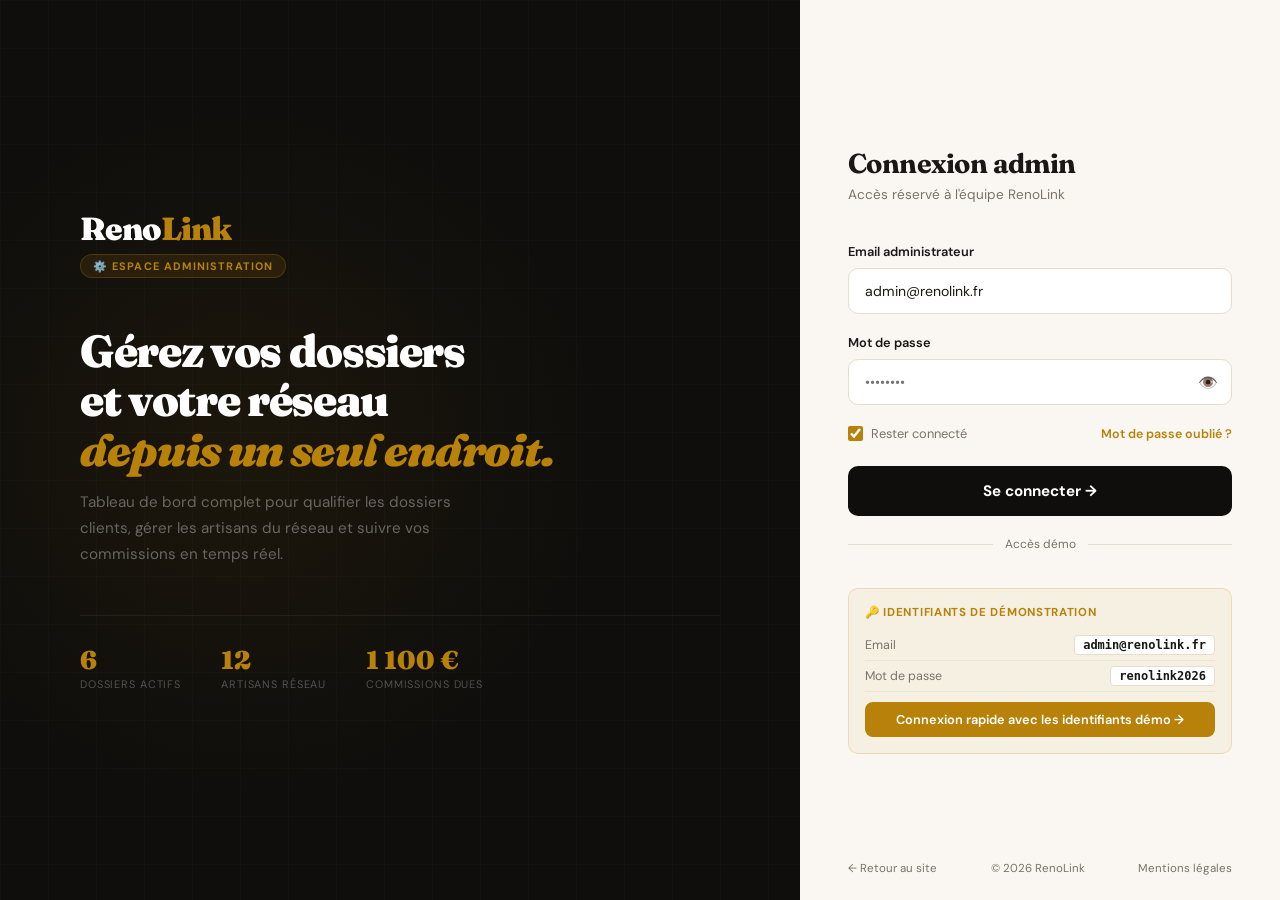
<file: pages/login-admin.html>
<!DOCTYPE html>
<html lang="fr">
<head>
  <meta charset="UTF-8">
  <meta name="viewport" content="width=device-width, initial-scale=1.0">
  <title>RenoLink — Connexion Admin</title>
  <link rel="preconnect" href="https://fonts.googleapis.com">
  <link href="https://fonts.googleapis.com/css2?family=Fraunces:ital,wght@0,600;0,900;1,400&family=DM+Sans:wght@300;400;500;600&display=swap" rel="stylesheet">
  <style>
    *{margin:0;padding:0;box-sizing:border-box;}
    :root{
      --gold:#B8820A;--gold2:#D4A020;
      --dark:#0F0E0C;--charcoal:#1C1A16;
      --bg:#FAF7F2;--border:#E4DDD0;
      --text:#1A1714;--muted:#7A736A;
      --error:#DC2626;--success:#15803D;
    }
    body{
      font-family:'DM Sans',sans-serif;
      background:var(--dark);
      min-height:100vh;
      display:grid;
      grid-template-columns:1fr 480px;
    }

    /* ── GAUCHE — Branding ── */
    .login-left{
      display:flex;flex-direction:column;
      justify-content:center;padding:60px 80px;
      position:relative;overflow:hidden;
    }
    .login-left::before{
      content:'';position:absolute;inset:0;
      background:radial-gradient(ellipse 70% 60% at 30% 50%, rgba(184,130,10,0.08) 0%, transparent 65%);
    }
    .login-left::after{
      content:'';position:absolute;inset:0;
      background-image:
        linear-gradient(rgba(255,255,255,0.015) 1px, transparent 1px),
        linear-gradient(90deg, rgba(255,255,255,0.015) 1px, transparent 1px);
      background-size:48px 48px;
    }

    .brand{position:relative;z-index:1;}
    .brand-logo{
      font-family:'Fraunces',serif;
      font-size:2rem;font-weight:900;
      color:white;letter-spacing:-0.03em;
      margin-bottom:6px;
    }
    .brand-logo span{color:var(--gold);}
    .brand-badge{
      display:inline-flex;align-items:center;gap:6px;
      background:rgba(184,130,10,0.12);
      border:1px solid rgba(184,130,10,0.25);
      color:var(--gold);
      font-size:0.68rem;font-weight:700;
      padding:4px 12px;border-radius:100px;
      letter-spacing:0.1em;text-transform:uppercase;
      margin-bottom:48px;
    }

    .brand h1{
      font-family:'Fraunces',serif;
      font-size:clamp(2rem,3.5vw,3rem);
      font-weight:900;color:white;
      line-height:1.1;letter-spacing:-0.03em;
      margin-bottom:16px;
    }
    .brand h1 em{font-style:italic;color:var(--gold);}
    .brand p{
      font-size:0.95rem;color:rgba(255,255,255,0.35);
      line-height:1.7;max-width:380px;
      margin-bottom:48px;
    }

    .brand-stats{
      display:flex;gap:40px;
      padding-top:32px;
      border-top:1px solid rgba(255,255,255,0.06);
    }
    .brand-stat-num{
      font-family:'Fraunces',serif;
      font-size:1.6rem;font-weight:900;
      color:var(--gold);line-height:1;margin-bottom:3px;
    }
    .brand-stat-lbl{
      font-size:0.68rem;color:rgba(255,255,255,0.28);
      text-transform:uppercase;letter-spacing:0.08em;
    }

    /* ── DROITE — Formulaire ── */
    .login-right{
      background:#FAF7F2;
      display:flex;flex-direction:column;
      justify-content:center;
      padding:60px 48px;
      position:relative;
    }

    .login-form-header{margin-bottom:40px;}
    .login-form-header h2{
      font-family:'Fraunces',serif;
      font-size:1.7rem;font-weight:700;
      color:var(--text);letter-spacing:-0.02em;
      margin-bottom:6px;
    }
    .login-form-header p{font-size:0.85rem;color:var(--muted);}

    .form-group{margin-bottom:20px;}
    .form-label{
      display:block;font-size:0.8rem;font-weight:600;
      color:var(--text);margin-bottom:8px;
    }

    .input-wrap{position:relative;}
    .form-input{
      width:100%;
      border:1.5px solid var(--border);
      border-radius:10px;
      padding:13px 16px;
      font-family:'DM Sans',sans-serif;
      font-size:0.88rem;color:var(--text);
      background:white;outline:none;
      transition:all 0.2s;
    }
    .form-input:focus{
      border-color:var(--gold);
      box-shadow:0 0 0 3px rgba(184,130,10,0.1);
    }
    .form-input.error{
      border-color:var(--error);
      box-shadow:0 0 0 3px rgba(220,38,38,0.08);
    }

    .input-icon{
      position:absolute;right:14px;top:50%;
      transform:translateY(-50%);
      font-size:1rem;color:var(--muted);
      cursor:pointer;
      user-select:none;
    }

    .form-error{
      font-size:0.72rem;color:var(--error);
      margin-top:6px;display:none;
      align-items:center;gap:4px;
    }
    .form-error.show{display:flex;}

    .form-options{
      display:flex;align-items:center;
      justify-content:space-between;
      margin-bottom:24px;
    }
    .remember{
      display:flex;align-items:center;gap:8px;
      font-size:0.8rem;color:var(--muted);cursor:pointer;
    }
    .remember input{accent-color:var(--gold);width:15px;height:15px;}
    .forgot{
      font-size:0.78rem;color:var(--gold);
      font-weight:600;cursor:pointer;
      text-decoration:none;
    }
    .forgot:hover{text-decoration:underline;}

    .btn-login{
      width:100%;padding:15px;
      border-radius:10px;
      background:var(--dark);color:white;
      border:none;cursor:pointer;
      font-family:'DM Sans',sans-serif;
      font-size:0.95rem;font-weight:700;
      transition:all 0.2s;
      display:flex;align-items:center;
      justify-content:center;gap:8px;
      position:relative;overflow:hidden;
    }
    .btn-login:hover{background:var(--charcoal);transform:translateY(-1px);box-shadow:0 8px 24px rgba(0,0,0,0.15);}
    .btn-login:disabled{opacity:0.6;cursor:not-allowed;transform:none;}

    .btn-login .spinner{
      width:16px;height:16px;
      border:2px solid rgba(255,255,255,0.3);
      border-top-color:white;
      border-radius:50%;
      animation:spin 0.6s linear infinite;
      display:none;
    }
    @keyframes spin{to{transform:rotate(360deg);}}

    .login-divider{
      display:flex;align-items:center;gap:12px;
      margin:20px 0;color:var(--muted);font-size:0.75rem;
    }
    .login-divider::before,.login-divider::after{
      content:'';flex:1;height:1px;background:var(--border);
    }

    .demo-box{
      background:rgba(184,130,10,0.06);
      border:1px solid rgba(184,130,10,0.2);
      border-radius:10px;padding:16px;
      margin-top:16px;
    }
    .demo-box-title{
      font-size:0.72rem;font-weight:700;
      color:var(--gold);letter-spacing:0.06em;
      text-transform:uppercase;margin-bottom:10px;
    }
    .demo-field{
      display:flex;align-items:center;
      justify-content:space-between;
      font-size:0.78rem;padding:5px 0;
      border-bottom:1px solid rgba(184,130,10,0.1);
    }
    .demo-field:last-child{border-bottom:none;}
    .demo-field span:first-child{color:var(--muted);}
    .demo-field code{
      background:white;border:1px solid var(--border);
      padding:2px 8px;border-radius:4px;
      font-size:0.75rem;font-weight:600;
      color:var(--text);cursor:pointer;
      transition:all 0.2s;
    }
    .demo-field code:hover{border-color:var(--gold);color:var(--gold);}

    .login-footer{
      position:absolute;bottom:24px;left:48px;right:48px;
      display:flex;align-items:center;justify-content:space-between;
      font-size:0.72rem;color:var(--muted);
    }
    .login-footer a{color:var(--muted);text-decoration:none;}
    .login-footer a:hover{color:var(--text);}

    /* ── Alert error ── */
    .alert-error{
      background:#FEF2F2;border:1px solid #FECACA;
      border-radius:8px;padding:12px 16px;
      font-size:0.8rem;color:#991B1B;
      margin-bottom:20px;
      display:none;align-items:center;gap:8px;
    }
    .alert-error.show{display:flex;}

    /* ── Responsive ── */
    @media(max-width:768px){
      body{grid-template-columns:1fr;}
      .login-left{display:none;}
      .login-right{padding:40px 24px;}
    }
  </style>
</head>
<body>

<!-- ── GAUCHE — Branding ── -->
<div class="login-left">
  <div class="brand">
    <div class="brand-logo">Reno<span>Link</span></div>
    <div class="brand-badge">⚙️ Espace Administration</div>

    <h1>Gérez vos dossiers<br>et votre réseau<br><em>depuis un seul endroit.</em></h1>
    <p>Tableau de bord complet pour qualifier les dossiers clients, gérer les artisans du réseau et suivre vos commissions en temps réel.</p>

    <div class="brand-stats">
      <div>
        <div class="brand-stat-num">6</div>
        <div class="brand-stat-lbl">Dossiers actifs</div>
      </div>
      <div>
        <div class="brand-stat-num">12</div>
        <div class="brand-stat-lbl">Artisans réseau</div>
      </div>
      <div>
        <div class="brand-stat-num">1 100 €</div>
        <div class="brand-stat-lbl">Commissions dues</div>
      </div>
    </div>
  </div>
</div>

<!-- ── DROITE — Formulaire ── -->
<div class="login-right">

  <div class="login-form-header">
    <h2>Connexion admin</h2>
    <p>Accès réservé à l'équipe RenoLink</p>
  </div>

  <!-- Alerte erreur -->
  <div class="alert-error" id="alertError">
    ❌ Email ou mot de passe incorrect. Réessayez.
  </div>

  <!-- Email -->
  <div class="form-group">
    <label class="form-label">Email administrateur</label>
    <div class="input-wrap">
      <input
        type="email"
        class="form-input"
        id="loginEmail"
        placeholder="admin@renolink.fr"
        value="admin@renolink.fr"
        onkeydown="handleKeydown(event)">
    </div>
    <div class="form-error" id="emailError">⚠️ Veuillez saisir une adresse email valide</div>
  </div>

  <!-- Mot de passe -->
  <div class="form-group">
    <label class="form-label">Mot de passe</label>
    <div class="input-wrap">
      <input
        type="password"
        class="form-input"
        id="loginPassword"
        placeholder="••••••••"
        onkeydown="handleKeydown(event)">
      <span class="input-icon" onclick="togglePassword()" id="eyeIcon">👁️</span>
    </div>
    <div class="form-error" id="passwordError">⚠️ Veuillez saisir votre mot de passe</div>
  </div>

  <!-- Options -->
  <div class="form-options">
    <label class="remember">
      <input type="checkbox" checked>
      Rester connecté
    </label>
    <a class="forgot" onclick="showForgot()">Mot de passe oublié ?</a>
  </div>

  <!-- Bouton connexion -->
  <button class="btn-login" id="btnLogin" onclick="handleLogin()">
    <div class="spinner" id="loginSpinner"></div>
    <span id="btnLoginText">Se connecter →</span>
  </button>

  <div class="login-divider">Accès démo</div>

  <!-- Box démo -->
  <div class="demo-box">
    <div class="demo-box-title">🔑 Identifiants de démonstration</div>
    <div class="demo-field">
      <span>Email</span>
      <code onclick="fillDemo('email')">admin@renolink.fr</code>
    </div>
    <div class="demo-field">
      <span>Mot de passe</span>
      <code onclick="fillDemo('password')">renolink2026</code>
    </div>
    <div style="margin-top:10px;">
      <button
        onclick="loginDemo()"
        style="width:100%;padding:9px;background:var(--gold);color:white;border:none;border-radius:8px;font-weight:600;font-size:0.8rem;cursor:pointer;font-family:'DM Sans',sans-serif;transition:all 0.2s;">
        Connexion rapide avec les identifiants démo →
      </button>
    </div>
  </div>

  <!-- Footer -->
  <div class="login-footer">
    <a href="../index.html">← Retour au site</a>
    <span>© 2026 RenoLink</span>
    <a href="mentions-legales.html">Mentions légales</a>
  </div>

</div>

<script>
// ── Identifiants valides ──
const VALID_EMAIL    = 'admin@renolink.fr';
const VALID_PASSWORD = 'renolink2026';

// ── Toggle visibilité mot de passe ──
function togglePassword() {
  const input = document.getElementById('loginPassword');
  const icon  = document.getElementById('eyeIcon');
  if (input.type === 'password') {
    input.type = 'text';
    icon.textContent = '🙈';
  } else {
    input.type = 'password';
    icon.textContent = '👁️';
  }
}

// ── Remplir avec identifiants démo ──
function fillDemo(field) {
  if (field === 'email')    document.getElementById('loginEmail').value    = VALID_EMAIL;
  if (field === 'password') document.getElementById('loginPassword').value = VALID_PASSWORD;
}

function loginDemo() {
  document.getElementById('loginEmail').value    = VALID_EMAIL;
  document.getElementById('loginPassword').value = VALID_PASSWORD;
  setTimeout(() => handleLogin(), 300);
}

// ── Entrée clavier ──
function handleKeydown(e) {
  if (e.key === 'Enter') handleLogin();
}

// ── Connexion ──
function handleLogin() {
  const email    = document.getElementById('loginEmail').value.trim();
  const password = document.getElementById('loginPassword').value;
  const alertEl  = document.getElementById('alertError');
  const emailErr = document.getElementById('emailError');
  const pwdErr   = document.getElementById('passwordError');
  const btn      = document.getElementById('btnLogin');
  const spinner  = document.getElementById('loginSpinner');
  const btnText  = document.getElementById('btnLoginText');

  // Reset erreurs
  alertEl.classList.remove('show');
  emailErr.classList.remove('show');
  pwdErr.classList.remove('show');
  document.getElementById('loginEmail').classList.remove('error');
  document.getElementById('loginPassword').classList.remove('error');

  // Validation basique
  let valid = true;
  if (!email || !email.includes('@')) {
    emailErr.classList.add('show');
    document.getElementById('loginEmail').classList.add('error');
    valid = false;
  }
  if (!password) {
    pwdErr.classList.add('show');
    document.getElementById('loginPassword').classList.add('error');
    valid = false;
  }
  if (!valid) return;

  // Simulation chargement
  btn.disabled = true;
  spinner.style.display = 'block';
  btnText.textContent = 'Connexion en cours...';

  setTimeout(() => {
    if (email === VALID_EMAIL && password === VALID_PASSWORD) {
      // Succès → redirection dashboard
      btnText.textContent = '✅ Connexion réussie !';
      btn.style.background = '#15803D';
      setTimeout(() => {
        window.location.href = 'dashboard-admin.html';
      }, 800);
    } else {
      // Erreur
      spinner.style.display = 'none';
      btnText.textContent = 'Se connecter →';
      btn.disabled = false;
      alertEl.classList.add('show');
      document.getElementById('loginPassword').value = '';
      document.getElementById('loginPassword').classList.add('error');

      // Shake animation
      btn.style.animation = 'shake 0.4s ease';
      setTimeout(() => btn.style.animation = '', 400);
    }
  }, 1200);
}

// ── Mot de passe oublié ──
function showForgot() {
  alert('Pour réinitialiser votre mot de passe, contactez : support@renolink.fr');
}

// ── Animation shake ──
const style = document.createElement('style');
style.textContent = `
  @keyframes shake {
    0%,100%{transform:translateX(0);}
    20%{transform:translateX(-6px);}
    40%{transform:translateX(6px);}
    60%{transform:translateX(-4px);}
    80%{transform:translateX(4px);}
  }
`;
document.head.appendChild(style);
</script>

</body>
</html>
</file>
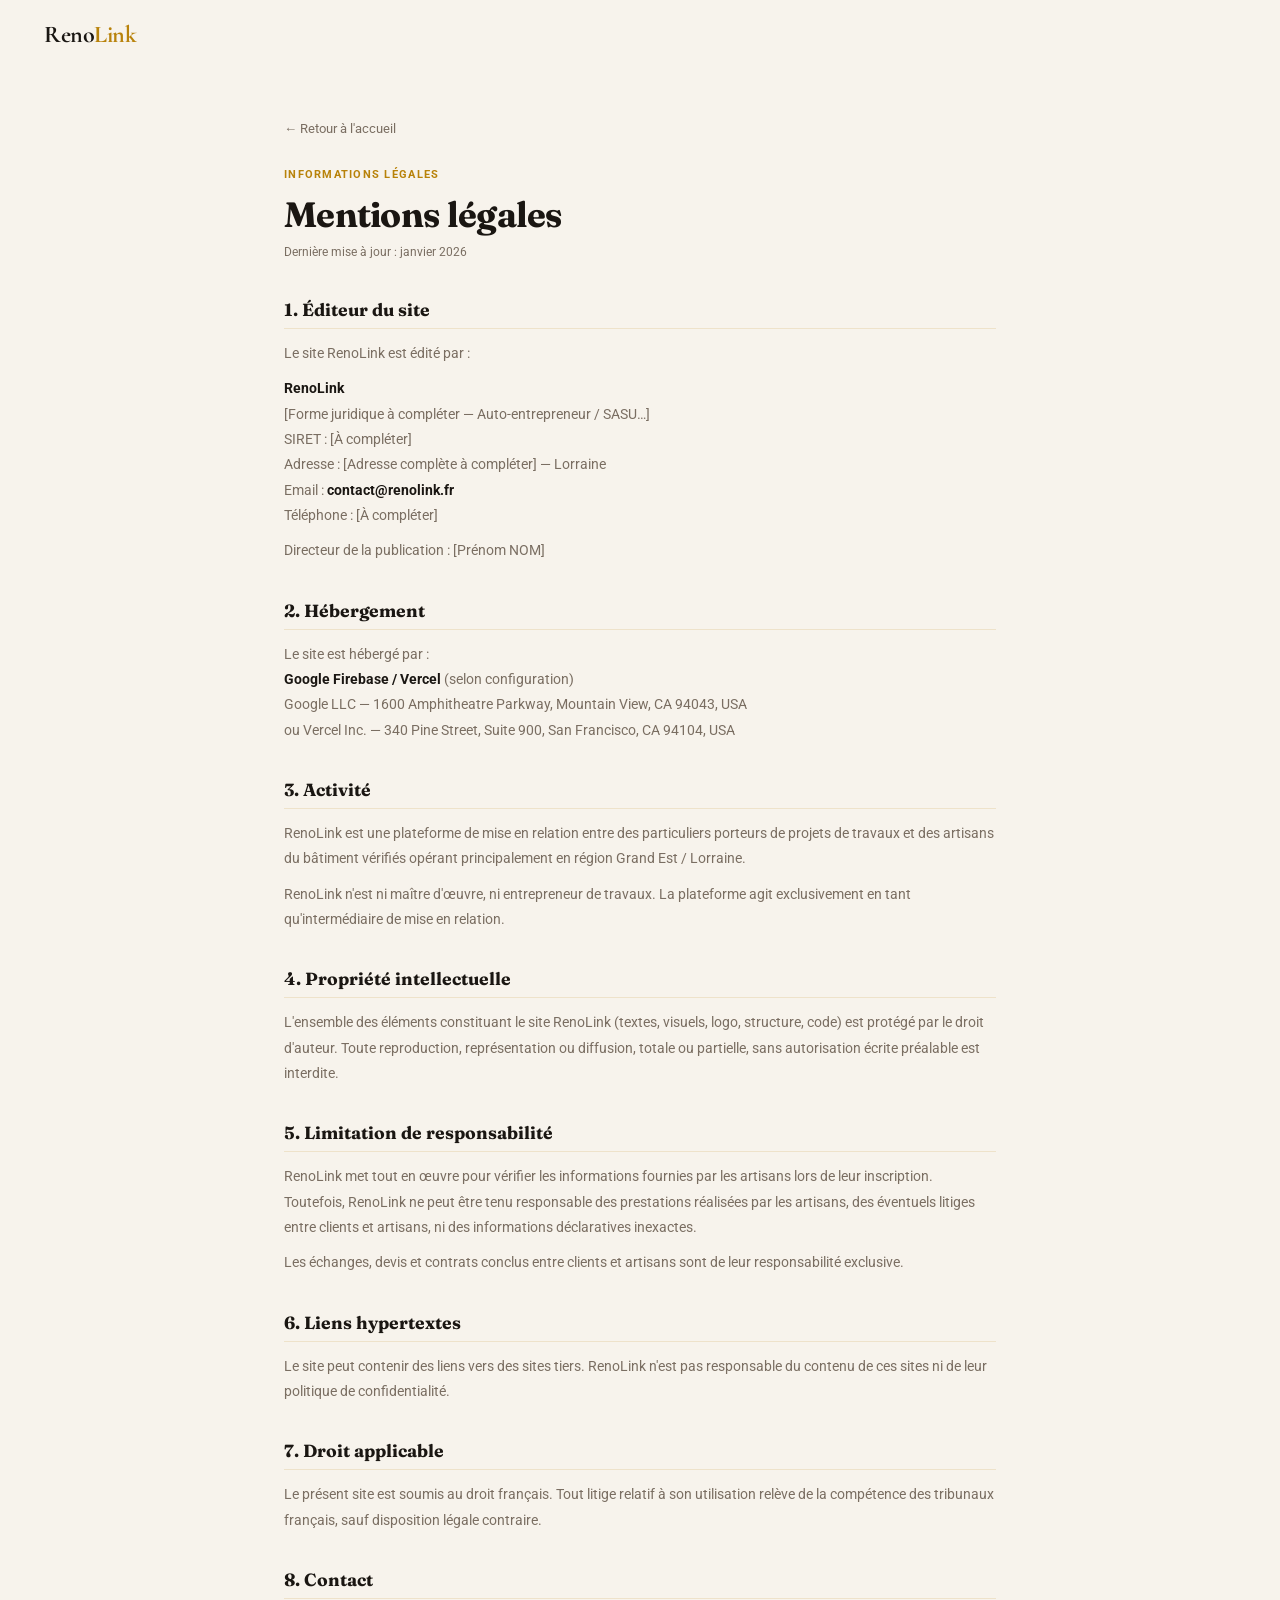
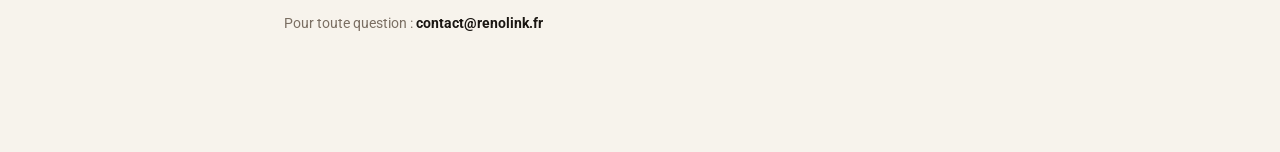
<file: pages/mentions-legales.html>
<!DOCTYPE html>
<html lang="fr">
<head>
  <meta charset="UTF-8">
  <meta name="viewport" content="width=device-width, initial-scale=1.0">
  <title>Mentions légales — RenoLink</title>
  <link rel="preconnect" href="https://fonts.googleapis.com">
  <link href="https://fonts.googleapis.com/css2?family=Fraunces:wght@700&family=DM+Sans:wght@400;500;600&display=swap" rel="stylesheet">
  <link rel="stylesheet" href="../css/variables.css">
  <link rel="stylesheet" href="../css/components.css">
  <style>
    .legal-page { max-width: 760px; margin: 0 auto; padding: calc(var(--nav-h, 70px) + 48px) 24px 80px; }
    .legal-eyebrow { font-size: .66rem; font-weight: 700; letter-spacing: .12em; text-transform: uppercase; color: var(--gold); margin-bottom: 12px; display: block; }
    .legal-title { font-family: 'Fraunces', serif; font-size: clamp(1.6rem, 3vw, 2.2rem); font-weight: 700; letter-spacing: -.02em; margin-bottom: 8px; }
    .legal-date  { font-size: .78rem; color: var(--muted); margin-bottom: 40px; }
    .legal-section { margin-bottom: 36px; }
    .legal-section h2 { font-family: 'Fraunces', serif; font-size: 1.1rem; font-weight: 700; margin-bottom: 12px; padding-bottom: 8px; border-bottom: 1px solid var(--border); }
    .legal-section p  { font-size: .88rem; color: var(--muted); line-height: 1.8; margin-bottom: 10px; }
    .legal-section ul { padding-left: 20px; }
    .legal-section li { font-size: .88rem; color: var(--muted); line-height: 1.8; margin-bottom: 4px; }
    .legal-section strong { color: var(--text); }
    .back-link { display: inline-flex; align-items: center; gap: 6px; font-size: .82rem; color: var(--muted); margin-bottom: 32px; text-decoration: none; }
    .back-link:hover { color: var(--gold); }
  </style>
</head>
<body>
<nav class="navbar" id="navbar">
  <a class="nav-logo" href="../index.html">Reno<span>Link</span></a>
</nav>
<div class="legal-page">
  <a class="back-link" href="../index.html">← Retour à l'accueil</a>
  <span class="legal-eyebrow">Informations légales</span>
  <h1 class="legal-title">Mentions légales</h1>
  <p class="legal-date">Dernière mise à jour : janvier 2026</p>

  <div class="legal-section">
    <h2>1. Éditeur du site</h2>
    <p>Le site RenoLink est édité par :</p>
    <p>
      <strong>RenoLink</strong><br>
      [Forme juridique à compléter — Auto-entrepreneur / SASU…]<br>
      SIRET : [À compléter]<br>
      Adresse : [Adresse complète à compléter] — Lorraine<br>
      Email : <strong>contact@renolink.fr</strong><br>
      Téléphone : [À compléter]
    </p>
    <p>Directeur de la publication : [Prénom NOM]</p>
  </div>

  <div class="legal-section">
    <h2>2. Hébergement</h2>
    <p>
      Le site est hébergé par :<br>
      <strong>Google Firebase / Vercel</strong> (selon configuration)<br>
      Google LLC — 1600 Amphitheatre Parkway, Mountain View, CA 94043, USA<br>
      ou Vercel Inc. — 340 Pine Street, Suite 900, San Francisco, CA 94104, USA
    </p>
  </div>

  <div class="legal-section">
    <h2>3. Activité</h2>
    <p>RenoLink est une plateforme de mise en relation entre des particuliers porteurs de projets de travaux et des artisans du bâtiment vérifiés opérant principalement en région Grand Est / Lorraine.</p>
    <p>RenoLink n'est ni maître d'œuvre, ni entrepreneur de travaux. La plateforme agit exclusivement en tant qu'intermédiaire de mise en relation.</p>
  </div>

  <div class="legal-section">
    <h2>4. Propriété intellectuelle</h2>
    <p>L'ensemble des éléments constituant le site RenoLink (textes, visuels, logo, structure, code) est protégé par le droit d'auteur. Toute reproduction, représentation ou diffusion, totale ou partielle, sans autorisation écrite préalable est interdite.</p>
  </div>

  <div class="legal-section">
    <h2>5. Limitation de responsabilité</h2>
    <p>RenoLink met tout en œuvre pour vérifier les informations fournies par les artisans lors de leur inscription. Toutefois, RenoLink ne peut être tenu responsable des prestations réalisées par les artisans, des éventuels litiges entre clients et artisans, ni des informations déclaratives inexactes.</p>
    <p>Les échanges, devis et contrats conclus entre clients et artisans sont de leur responsabilité exclusive.</p>
  </div>

  <div class="legal-section">
    <h2>6. Liens hypertextes</h2>
    <p>Le site peut contenir des liens vers des sites tiers. RenoLink n'est pas responsable du contenu de ces sites ni de leur politique de confidentialité.</p>
  </div>

  <div class="legal-section">
    <h2>7. Droit applicable</h2>
    <p>Le présent site est soumis au droit français. Tout litige relatif à son utilisation relève de la compétence des tribunaux français, sauf disposition légale contraire.</p>
  </div>

  <div class="legal-section">
    <h2>8. Contact</h2>
    <p>Pour toute question : <strong>contact@renolink.fr</strong></p>
  </div>
</div>
<script src="../js/main.js"></script>
</body>
</html>
</file>
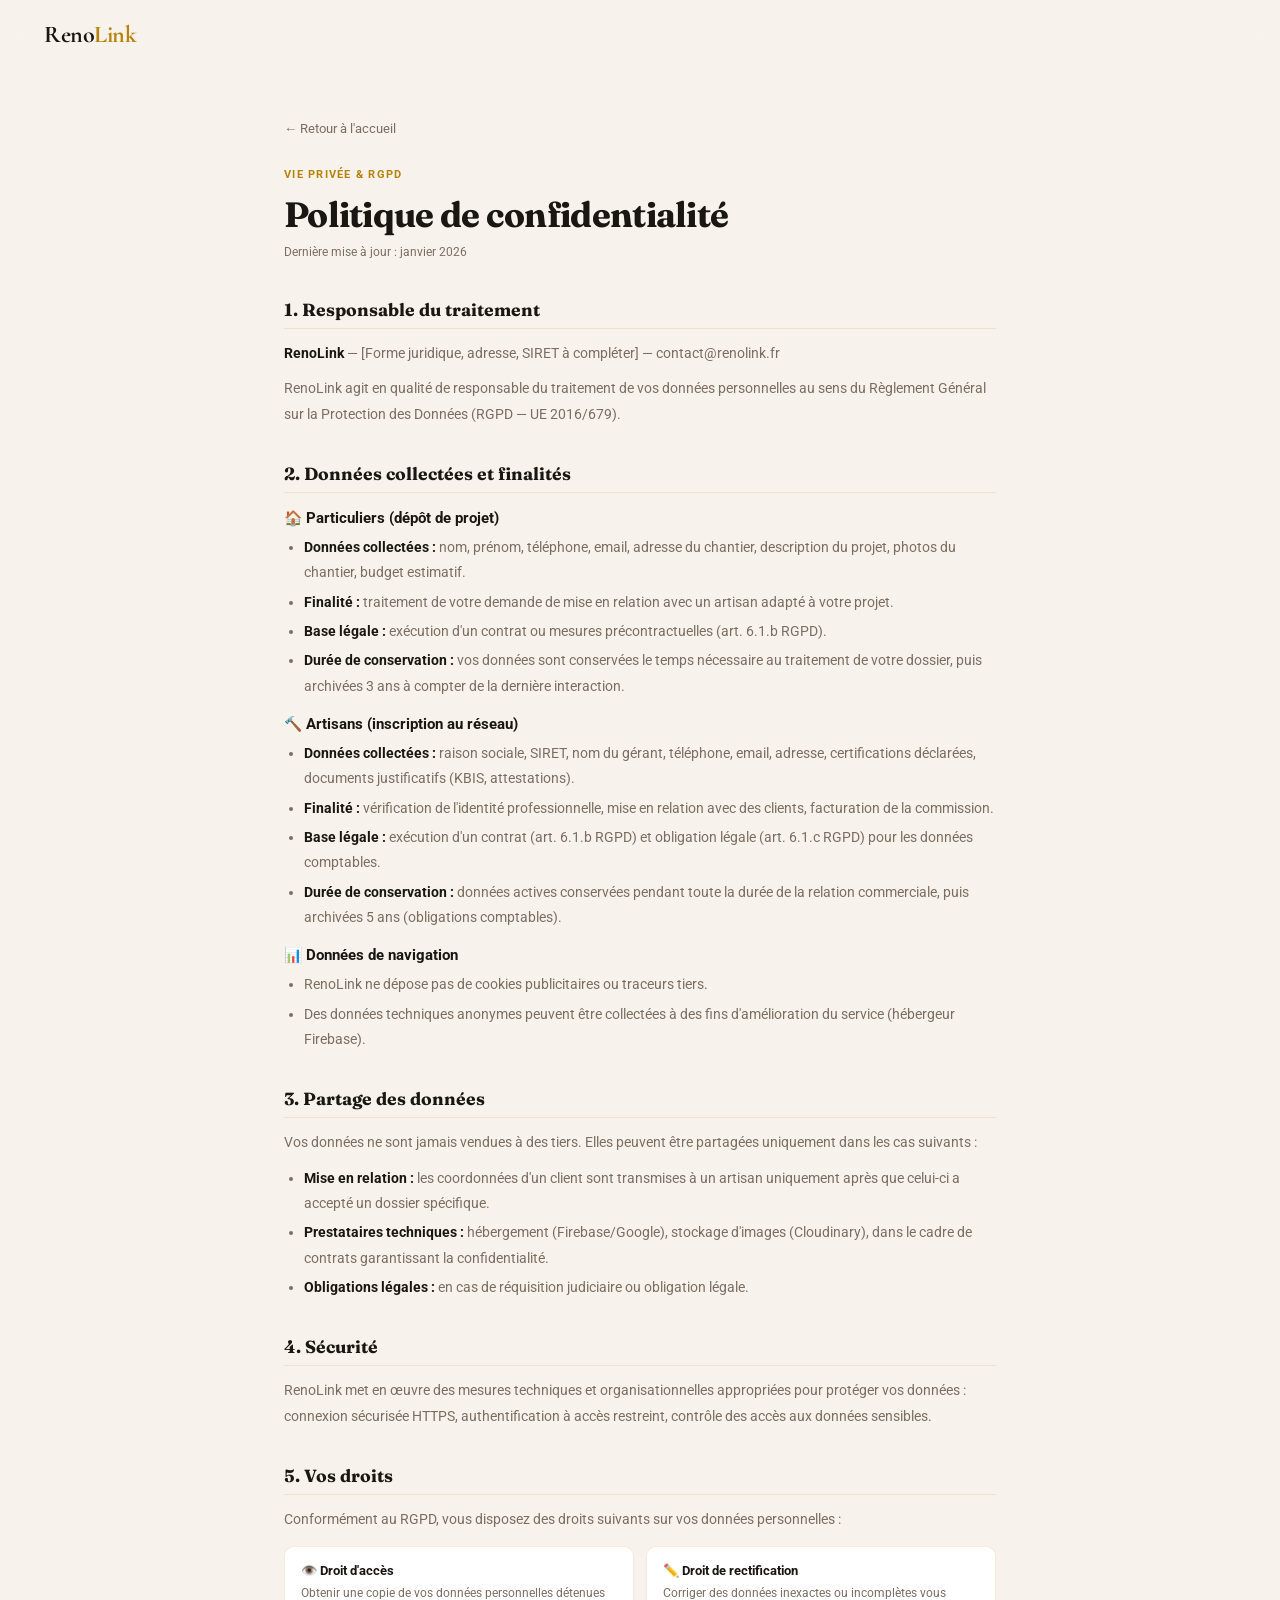
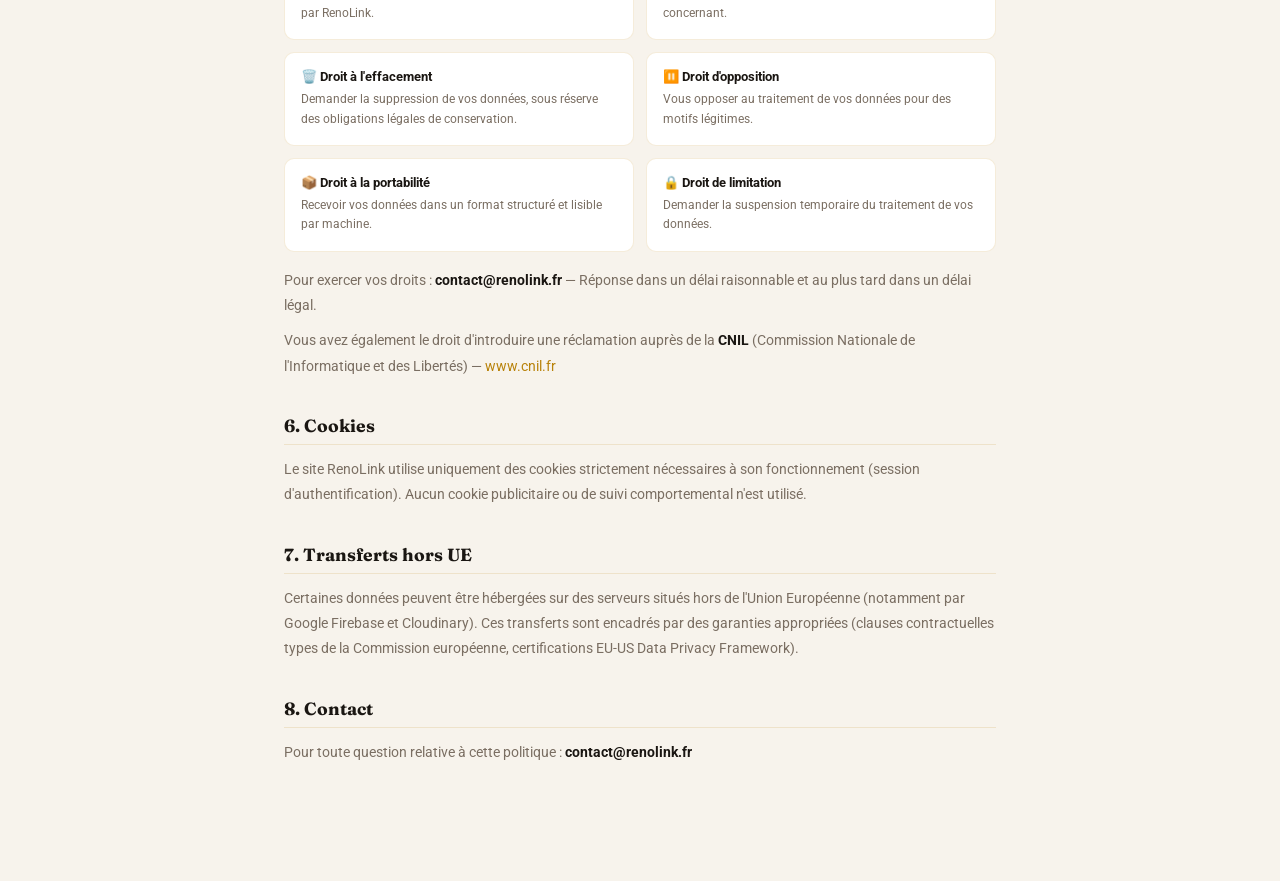
<file: pages/politique-confidentialite.html>
<!DOCTYPE html>
<html lang="fr">
<head>
  <meta charset="UTF-8">
  <meta name="viewport" content="width=device-width, initial-scale=1.0">
  <title>Politique de confidentialité & RGPD — RenoLink</title>
  <link href="https://fonts.googleapis.com/css2?family=Fraunces:wght@700&family=DM+Sans:wght@400;500;600&display=swap" rel="stylesheet">
  <link rel="stylesheet" href="../css/variables.css">
  <link rel="stylesheet" href="../css/components.css">
  <style>
    .legal-page { max-width: 760px; margin: 0 auto; padding: calc(var(--nav-h,70px) + 48px) 24px 80px; }
    .legal-eyebrow { font-size:.66rem; font-weight:700; letter-spacing:.12em; text-transform:uppercase; color:var(--gold); margin-bottom:12px; display:block; }
    .legal-title { font-family:'Fraunces',serif; font-size:clamp(1.6rem,3vw,2.2rem); font-weight:700; letter-spacing:-.02em; margin-bottom:8px; }
    .legal-date  { font-size:.78rem; color:var(--muted); margin-bottom:40px; }
    .legal-section { margin-bottom:36px; }
    .legal-section h2 { font-family:'Fraunces',serif; font-size:1.1rem; font-weight:700; margin-bottom:12px; padding-bottom:8px; border-bottom:1px solid var(--border); }
    .legal-section h3 { font-size:.92rem; font-weight:700; margin:16px 0 8px; color:var(--text); }
    .legal-section p  { font-size:.88rem; color:var(--muted); line-height:1.8; margin-bottom:10px; }
    .legal-section ul { padding-left:20px; }
    .legal-section li { font-size:.88rem; color:var(--muted); line-height:1.8; margin-bottom:4px; }
    .legal-section strong { color:var(--text); }
    .back-link { display:inline-flex; align-items:center; gap:6px; font-size:.82rem; color:var(--muted); margin-bottom:32px; text-decoration:none; }
    .back-link:hover { color:var(--gold); }
    .rights-grid { display:grid; grid-template-columns:1fr 1fr; gap:12px; margin-top:14px; }
    .right-card { background:#fff; border:1px solid var(--border); border-radius:10px; padding:16px; }
    .right-card h4 { font-size:.82rem; font-weight:700; margin-bottom:6px; }
    .right-card p  { font-size:.76rem; color:var(--muted); line-height:1.6; margin:0; }
    @media(max-width:600px){ .rights-grid{grid-template-columns:1fr;} }
  </style>
</head>
<body>
<nav class="navbar" id="navbar">
  <a class="nav-logo" href="../index.html">Reno<span>Link</span></a>
</nav>
<div class="legal-page">
  <a class="back-link" href="../index.html">← Retour à l'accueil</a>
  <span class="legal-eyebrow">Vie privée & RGPD</span>
  <h1 class="legal-title">Politique de confidentialité</h1>
  <p class="legal-date">Dernière mise à jour : janvier 2026</p>

  <div class="legal-section">
    <h2>1. Responsable du traitement</h2>
    <p><strong>RenoLink</strong> — [Forme juridique, adresse, SIRET à compléter] — contact@renolink.fr</p>
    <p>RenoLink agit en qualité de responsable du traitement de vos données personnelles au sens du Règlement Général sur la Protection des Données (RGPD — UE 2016/679).</p>
  </div>

  <div class="legal-section">
    <h2>2. Données collectées et finalités</h2>

    <h3>🏠 Particuliers (dépôt de projet)</h3>
    <ul>
      <li><strong>Données collectées :</strong> nom, prénom, téléphone, email, adresse du chantier, description du projet, photos du chantier, budget estimatif.</li>
      <li><strong>Finalité :</strong> traitement de votre demande de mise en relation avec un artisan adapté à votre projet.</li>
      <li><strong>Base légale :</strong> exécution d'un contrat ou mesures précontractuelles (art. 6.1.b RGPD).</li>
      <li><strong>Durée de conservation :</strong> vos données sont conservées le temps nécessaire au traitement de votre dossier, puis archivées 3 ans à compter de la dernière interaction.</li>
    </ul>

    <h3>🔨 Artisans (inscription au réseau)</h3>
    <ul>
      <li><strong>Données collectées :</strong> raison sociale, SIRET, nom du gérant, téléphone, email, adresse, certifications déclarées, documents justificatifs (KBIS, attestations).</li>
      <li><strong>Finalité :</strong> vérification de l'identité professionnelle, mise en relation avec des clients, facturation de la commission.</li>
      <li><strong>Base légale :</strong> exécution d'un contrat (art. 6.1.b RGPD) et obligation légale (art. 6.1.c RGPD) pour les données comptables.</li>
      <li><strong>Durée de conservation :</strong> données actives conservées pendant toute la durée de la relation commerciale, puis archivées 5 ans (obligations comptables).</li>
    </ul>

    <h3>📊 Données de navigation</h3>
    <ul>
      <li>RenoLink ne dépose pas de cookies publicitaires ou traceurs tiers.</li>
      <li>Des données techniques anonymes peuvent être collectées à des fins d'amélioration du service (hébergeur Firebase).</li>
    </ul>
  </div>

  <div class="legal-section">
    <h2>3. Partage des données</h2>
    <p>Vos données ne sont jamais vendues à des tiers. Elles peuvent être partagées uniquement dans les cas suivants :</p>
    <ul>
      <li><strong>Mise en relation :</strong> les coordonnées d'un client sont transmises à un artisan uniquement après que celui-ci a accepté un dossier spécifique.</li>
      <li><strong>Prestataires techniques :</strong> hébergement (Firebase/Google), stockage d'images (Cloudinary), dans le cadre de contrats garantissant la confidentialité.</li>
      <li><strong>Obligations légales :</strong> en cas de réquisition judiciaire ou obligation légale.</li>
    </ul>
  </div>

  <div class="legal-section">
    <h2>4. Sécurité</h2>
    <p>RenoLink met en œuvre des mesures techniques et organisationnelles appropriées pour protéger vos données : connexion sécurisée HTTPS, authentification à accès restreint, contrôle des accès aux données sensibles.</p>
  </div>

  <div class="legal-section">
    <h2>5. Vos droits</h2>
    <p>Conformément au RGPD, vous disposez des droits suivants sur vos données personnelles :</p>
    <div class="rights-grid">
      <div class="right-card"><h4>👁️ Droit d'accès</h4><p>Obtenir une copie de vos données personnelles détenues par RenoLink.</p></div>
      <div class="right-card"><h4>✏️ Droit de rectification</h4><p>Corriger des données inexactes ou incomplètes vous concernant.</p></div>
      <div class="right-card"><h4>🗑️ Droit à l'effacement</h4><p>Demander la suppression de vos données, sous réserve des obligations légales de conservation.</p></div>
      <div class="right-card"><h4>⏸️ Droit d'opposition</h4><p>Vous opposer au traitement de vos données pour des motifs légitimes.</p></div>
      <div class="right-card"><h4>📦 Droit à la portabilité</h4><p>Recevoir vos données dans un format structuré et lisible par machine.</p></div>
      <div class="right-card"><h4>🔒 Droit de limitation</h4><p>Demander la suspension temporaire du traitement de vos données.</p></div>
    </div>
    <p style="margin-top:16px;">Pour exercer vos droits : <strong>contact@renolink.fr</strong> — Réponse dans un délai raisonnable et au plus tard dans un délai légal.</p>
    <p>Vous avez également le droit d'introduire une réclamation auprès de la <strong>CNIL</strong> (Commission Nationale de l'Informatique et des Libertés) — <a href="https://www.cnil.fr" target="_blank" rel="noopener" style="color:var(--gold);">www.cnil.fr</a></p>
  </div>

  <div class="legal-section">
    <h2>6. Cookies</h2>
    <p>Le site RenoLink utilise uniquement des cookies strictement nécessaires à son fonctionnement (session d'authentification). Aucun cookie publicitaire ou de suivi comportemental n'est utilisé.</p>
  </div>

  <div class="legal-section">
    <h2>7. Transferts hors UE</h2>
    <p>Certaines données peuvent être hébergées sur des serveurs situés hors de l'Union Européenne (notamment par Google Firebase et Cloudinary). Ces transferts sont encadrés par des garanties appropriées (clauses contractuelles types de la Commission européenne, certifications EU-US Data Privacy Framework).</p>
  </div>

  <div class="legal-section">
    <h2>8. Contact</h2>
    <p>Pour toute question relative à cette politique : <strong>contact@renolink.fr</strong></p>
  </div>
</div>
<script src="../js/main.js"></script>
</body>
</html>
</file>
<file: css/variables.css>
/* ═══════════════════════════════════════
   RENOLINK — variables.css v5
   Police : Roboto · Palette : Crème · Or · Encre
   ═══════════════════════════════════════ */
@import url('https://fonts.googleapis.com/css2?family=Roboto:ital,wght@0,300;0,400;0,500;0,700;1,400&family=Cormorant+Garamond:ital,wght@0,600;0,700;1,600;1,700&display=swap');

:root {
  /* ── Couleurs ── */
  --gold:        #B8820A;
  --gold2:       #9A6D08;
  --gold-light:  #FBF3DF;
  --gold-line:   rgba(184,130,10,0.18);

  --dark:        #1A1612;
  --charcoal:    #261F18;
  --navy:        #1A1612;
  --navy2:       #261F18;
  --navy3:       #0E0B08;

  /* ── Backgrounds ── */
  --bg:          #F7F3EC;
  --bg2:         #EDE8DF;
  --bg3:         #E5DED3;

  /* ── UI ── */
  --border:      rgba(184,130,10,0.15);
  --border2:     rgba(26,22,18,0.1);
  --text:        #1A1612;
  --muted:       #7A6E62;
  --muted2:      #A89E94;
  --success:     #16A34A;
  --error:       #DC2626;
  --white:       #FFFFFF;

  /* ── Tokens ── */
  --radius:      12px;
  --radius-sm:   9px;
  --radius-lg:   20px;
  --shadow-sm:   0 2px 10px rgba(26,22,18,0.06);
  --shadow-md:   0 8px 28px rgba(26,22,18,0.09);
  --shadow-lg:   0 18px 52px rgba(26,22,18,0.12);
  --transition:  all 0.22s cubic-bezier(.4,0,.2,1);
  --nav-h:       70px;
}

*, *::before, *::after { margin: 0; padding: 0; box-sizing: border-box; }
html { scroll-behavior: smooth; }

body {
  font-family: 'Roboto', sans-serif;
  background: var(--bg);
  color: var(--text);
  overflow-x: hidden;
  -webkit-font-smoothing: antialiased;
  text-rendering: optimizeLegibility;
}

img { max-width: 100%; height: auto; display: block; }
a   { text-decoration: none; color: inherit; }
button { font-family: inherit; cursor: pointer; }
input, select, textarea { font-family: inherit; }

/* ── Utilitaires ── */
.container { max-width: 1120px; margin: 0 auto; padding: 0 44px; }
.section    { padding: 92px 0; }

.eyebrow {
  font-size: 0.66rem;
  font-weight: 700;
  letter-spacing: 0.13em;
  text-transform: uppercase;
  color: var(--gold);
  margin-bottom: 12px;
  display: block;
}

.section-h2 {
  font-family: 'Cormorant Garamond', serif;
  font-size: clamp(1.9rem, 3.2vw, 2.8rem);
  font-weight: 700;
  line-height: 1.1;
  letter-spacing: -0.02em;
  color: var(--dark);
  margin-bottom: 14px;
}
.section-h2 em { font-style: italic; color: var(--gold); }

.section-p {
  font-size: 0.93rem;
  color: var(--muted);
  line-height: 1.78;
  max-width: 500px;
}

/* ── Animations ── */
@keyframes slideUp { from { opacity:0; transform:translateY(20px); } to { opacity:1; transform:translateY(0); } }
@keyframes fadeIn  { from { opacity:0; } to { opacity:1; } }
@keyframes pulse   { 0%,100%{ opacity:1; } 50%{ opacity:0.4; } }
@keyframes spin    { to { transform:rotate(360deg); } }

.reveal { opacity:0; transform:translateY(18px); transition: opacity .58s ease, transform .58s ease; }
.reveal.in { opacity:1; transform:translateY(0); }

/* ── Responsive ── */
@media (max-width:1024px) { .section { padding:72px 0; } .container { padding:0 24px; } }
@media (max-width:600px)  { .section { padding:56px 0; } .container { padding:0 16px; } }
</file>
<file: css/components.css>
/* ═══════════════════════════════════════
   RENOLINK — components.css v5
   ═══════════════════════════════════════ */

/* ── BOUTONS ── */
.btn {
  display: inline-flex; align-items: center; justify-content: center;
  gap: 8px; padding: 12px 22px; border-radius: var(--radius-sm);
  font-size: 0.85rem; font-weight: 500; border: none;
  cursor: pointer; transition: var(--transition);
  letter-spacing: 0.02em; white-space: nowrap;
  font-family: 'Roboto', sans-serif;
}
.btn-gold {
  background: var(--gold); color: var(--white);
}
.btn-gold:hover {
  background: var(--gold2); transform: translateY(-1px);
  box-shadow: 0 6px 24px rgba(184,130,10,0.28);
}
.btn-primary {
  background: var(--dark); color: var(--white);
}
.btn-primary:hover {
  background: var(--charcoal); transform: translateY(-1px);
  box-shadow: 0 6px 20px rgba(26,22,18,0.22);
}
.btn-outline,
.btn-ghost-gold {
  background: transparent; color: var(--gold);
  border: 1.5px solid rgba(184,130,10,0.35);
}
.btn-outline:hover,
.btn-ghost-gold:hover { background: var(--gold-light); border-color: var(--gold); }

.btn-ghost-white {
  background: transparent; color: rgba(247,243,236,0.7);
  border: 1.5px solid rgba(247,243,236,0.2);
}
.btn-ghost-white:hover { color: var(--bg); border-color: rgba(247,243,236,0.5); }

.btn-lg   { padding: 14px 30px; font-size: 0.9rem; }
.btn-full { width: 100%; }
.btn:disabled { opacity: 0.5; cursor: not-allowed; transform: none !important; }

/* ── NAVBAR ── */
.navbar {
  position: fixed; top:0; left:0; right:0; z-index:200;
  height: var(--nav-h);
  display: flex; align-items: center; justify-content: space-between;
  padding: 0 44px;
  background: rgba(247,243,236,0.95);
  backdrop-filter: blur(14px);
  -webkit-backdrop-filter: blur(14px);
  border-bottom: 1px solid transparent;
  transition: border-color .3s, box-shadow .3s;
}
.navbar.scrolled {
  border-color: var(--border);
  box-shadow: 0 2px 20px rgba(26,22,18,0.07);
}
.nav-logo {
  font-family: 'Cormorant Garamond', serif;
  font-size: 1.5rem; font-weight: 700;
  color: var(--dark); letter-spacing: -0.02em;
}
.nav-logo span { color: var(--gold); }

.nav-center { display: flex; align-items: center; gap: 36px; }
.nav-center a {
  font-size: 0.82rem; font-weight: 400; color: var(--muted);
  transition: color .2s;
}
.nav-center a:hover { color: var(--dark); }

.nav-right { display: flex; align-items: center; gap: 10px; }

/* ── BURGER ── */
.nav-burger {
  display: none; flex-direction: column;
  justify-content: center; align-items: center; gap: 5px;
  width: 40px; height: 40px;
  border: 1.5px solid var(--border2); border-radius: var(--radius-sm);
  background: var(--white); cursor: pointer; flex-shrink: 0; z-index: 201;
}
.nav-burger span {
  display: block; width: 18px; height: 2px;
  background: var(--dark); border-radius: 2px;
  transition: all .3s ease; transform-origin: center;
}
.nav-burger.open span:nth-child(1) { transform: translateY(7px) rotate(45deg); }
.nav-burger.open span:nth-child(2) { opacity: 0; transform: scaleX(0); }
.nav-burger.open span:nth-child(3) { transform: translateY(-7px) rotate(-45deg); }

/* ── MENU MOBILE ── */
.nav-overlay {
  display: none; position: fixed; inset:0; top: var(--nav-h);
  background: rgba(26,22,18,0.2); z-index: 148;
}
.nav-overlay.open { display: block; }

.nav-menu {
  display: none; position: fixed;
  top: var(--nav-h); left:0; right:0;
  background: var(--bg); border-bottom: 1px solid var(--border);
  padding: 8px 24px 20px;
  flex-direction: column; gap:0; z-index:150;
  box-shadow: 0 8px 24px rgba(26,22,18,0.08);
}
.nav-menu.open { display: flex; }

.mobile-nav-link {
  display: block; padding: 13px 8px;
  font-size: 0.91rem; font-weight: 400; color: var(--text);
  border-bottom: 1px solid var(--bg2); transition: color .2s;
}
.mobile-nav-link:hover { color: var(--gold); }

.mobile-cta {
  margin-top: 14px; width: 100%; padding: 14px;
  background: var(--gold); color: var(--white); border: none;
  border-radius: var(--radius); font-size: 0.9rem; font-weight: 700;
  font-family: 'Roboto', sans-serif; cursor: pointer;
}

/* ── CARD générique ── */
.card {
  background: var(--white); border: 1px solid var(--border2);
  border-radius: var(--radius); padding: 24px; transition: var(--transition);
}
.card:hover { transform: translateY(-3px); box-shadow: var(--shadow-md); border-color: var(--gold-line); }

/* ── BADGES ── */
.badge {
  display: inline-flex; align-items: center; gap: 5px;
  padding: 3px 10px; border-radius: 100px;
  font-size: 0.62rem; font-weight: 700; letter-spacing: 0.04em;
}
.badge-verified { background: rgba(22,163,74,0.88); color: var(--white); }
.badge-gold     { background: var(--gold-light); color: #7A5500; border: 1px solid var(--gold-line); }
.badge-success  { background: rgba(22,163,74,0.1); color: var(--success); border: 1px solid rgba(22,163,74,0.2); }
.badge-warning  { background: #FEF3C7; color: #92400E; border: 1px solid #F59E0B; }
.badge-error    { background: rgba(220,38,38,0.1); color: var(--error); border: 1px solid rgba(220,38,38,0.2); }

/* ── FORMULAIRES ── */
.form-group  { margin-bottom: 20px; }
.form-label  { display: block; font-size: 0.82rem; font-weight: 500; margin-bottom: 8px; color: var(--text); }
.form-label .req { color: var(--gold); }
.form-label .opt { font-weight: 400; color: var(--muted); font-size: 0.72rem; margin-left: 4px; }

.form-input, .form-select, .form-textarea {
  width: 100%; border: 1.5px solid var(--border2); border-radius: var(--radius-sm);
  padding: 12px 16px; font-size: 0.87rem; color: var(--text);
  background: var(--white); outline: none;
  transition: border-color .2s, box-shadow .2s;
}
.form-input:focus, .form-select:focus, .form-textarea:focus {
  border-color: var(--gold); box-shadow: 0 0 0 3px rgba(184,130,10,0.1);
}
.form-input.error   { border-color: var(--error); box-shadow: 0 0 0 3px rgba(220,38,38,0.1); }
.form-textarea      { min-height: 120px; resize: vertical; line-height: 1.6; }
.form-select        { cursor: pointer; }
.form-hint          { font-size: 0.72rem; color: var(--muted); margin-top: 6px; }
.form-error         { font-size: 0.72rem; color: var(--error); margin-top: 6px; display: none; }
.form-error.show    { display: flex; align-items: center; gap: 4px; }
.form-row           { display: grid; grid-template-columns: 1fr 1fr; gap: 16px; }

/* ── TAGS ── */
.tag {
  background: var(--bg2); border: 1px solid var(--border2);
  color: var(--muted); font-size: 0.62rem; font-weight: 700;
  padding: 3px 9px; border-radius: 100px; display: inline-block;
  letter-spacing: 0.03em; text-transform: uppercase;
}
.tag.rge { background: rgba(22,163,74,0.07); border-color: rgba(22,163,74,0.2); color: #15803d; }
.stars { color: var(--gold); font-size: 0.85rem; }

/* ── RESPONSIVE ── */
@media (max-width: 1024px) {
  .navbar     { padding: 0 20px; }
  .nav-center { display: none !important; }
  .nav-right  { display: none !important; }
  .nav-burger { display: flex; }
  .form-row   { grid-template-columns: 1fr; }
}
</file>
<file: css/home.css>
/* ═══════════════════════════════════════
   RENOLINK — home.css v5
   ═══════════════════════════════════════ */

/* ════════════════════════
   HERO — 2 colonnes
════════════════════════ */
.hero {
  min-height: 100vh;
  padding-top: var(--nav-h);
  display: grid;
  grid-template-columns: 1fr 420px;
}

/* ── Côté gauche avec image fond ── */
.hero-left {
  position: relative;
  display: flex;
  flex-direction: column;
  justify-content: center;
  padding: 72px 52px 72px 44px;
  overflow: hidden;
}

/* Image de fond locale — remplacer le chemin si besoin */
.hero-left::before {
  content: '';
  position: absolute;
  inset: 0;
  background-image: url('../images/hero.png');
  background-size: cover;
  background-position: center 35%;
  opacity: 0.95;
  z-index: 0;
}
/* Voile crème par-dessus */
.hero-left::after {
  content: '';
  position: absolute;
  inset: 0;
  background: linear-gradient(
    110deg,
    rgba(247,243,236,0.97) 0%,
    rgba(247,243,236,0.91) 55%,
    rgba(247,243,236,0.78) 100%
  );
  z-index: 0;
}
.hero-left > * { position: relative; z-index: 1; }

/* ── Côté droit sombre ── */
.hero-right {
  background: var(--dark);
  display: flex;
  align-items: center;
  justify-content: center;
  padding: 52px 36px;
  position: relative;
  overflow: hidden;
}
.hero-right::before {
  content: '';
  position: absolute; inset: 0;
  background: radial-gradient(ellipse 80% 55% at 50% 25%,
    rgba(184,130,10,0.1) 0%, transparent 65%);
}

/* ── Tag ── */
.hero-tag {
  display: inline-flex; align-items: center; gap: 8px;
  background: rgba(184,130,10,0.07);
  border: 1px solid rgba(184,130,10,0.2);
  color: var(--gold);
  font-size: 0.65rem; font-weight: 700;
  padding: 5px 14px; border-radius: 100px;
  margin-bottom: 28px; width: fit-content;
  letter-spacing: 0.1em; text-transform: uppercase;
  animation: slideUp .6s ease both;
}
.live-dot {
  width: 6px; height: 6px; border-radius: 50%;
  background: var(--gold); animation: pulse 2.2s infinite;
}

/* ── H1 ── */
.hero-h1 {
  font-family: 'Cormorant Garamond', serif;
  font-size: clamp(2.7rem, 4.5vw, 4rem);
  font-weight: 700;
  line-height: 1.07;
  letter-spacing: -0.03em;
  margin-bottom: 20px;
  color: var(--dark);
  animation: slideUp .6s .08s ease both;
}
.hero-h1 em { font-style: italic; color: var(--gold); }

.hero-p {
  font-size: 0.96rem; font-weight: 300;
  color: var(--muted); line-height: 1.8;
  max-width: 440px; margin-bottom: 36px;
  animation: slideUp .6s .16s ease both;
}

/* ── Checklist ── */
.hero-checks {
  display: flex; flex-direction: column; gap: 11px;
  margin-bottom: 40px;
  animation: slideUp .6s .24s ease both;
}
.check {
  display: flex; align-items: flex-start; gap: 11px;
  font-size: 0.86rem; font-weight: 400; color: var(--text); line-height: 1.5;
}
.check-icon {
  width: 18px; height: 18px; border-radius: 50%;
  background: var(--dark); color: var(--bg);
  display: flex; align-items: center; justify-content: center;
  font-size: 0.58rem; font-weight: 700;
  flex-shrink: 0; margin-top: 1px;
}

/* ── Boutons ── */
.hero-btns {
  display: flex; gap: 12px; flex-wrap: wrap;
  animation: slideUp .6s .32s ease both;
}

/* ── Zone bas hero ── */
.hero-social {
  display: flex; align-items: center; gap: 14px;
  margin-top: 36px; padding-top: 26px;
  border-top: 1px solid var(--border);
  animation: slideUp .6s .4s ease both;
}
.avatars { display: flex; }
.av {
  width: 32px; height: 32px; border-radius: 50%;
  border: 2px solid var(--bg);
  background: linear-gradient(135deg, var(--gold), #7A5500);
  display: flex; align-items: center; justify-content: center;
  font-size: 0.62rem; font-weight: 700; color: var(--white);
  margin-left: -8px;
}
.av:first-child { margin-left: 0; }
.social-txt { font-size: 0.78rem; line-height: 1.5; color: var(--muted); }
.social-txt strong { color: var(--text); display: block; font-weight: 500; }

/* ════════════════════════
   HERO CARD
════════════════════════ */
.hero-card {
  background: rgba(247,243,236,0.05);
  border: 1px solid rgba(247,243,236,0.09);
  border-radius: var(--radius-lg);
  padding: 30px 28px;
  width: 100%; max-width: 350px;
  position: relative; z-index: 1;
  animation: slideUp .7s .2s ease both;
  backdrop-filter: blur(8px);
  -webkit-backdrop-filter: blur(8px);
}

.hc-title {
  font-family: 'Cormorant Garamond', serif;
  font-size: 1.05rem; font-weight: 700;
  color: var(--bg); margin-bottom: 4px;
}
.hc-sub { font-size: 0.71rem; color: rgba(247,243,236,0.32); margin-bottom: 20px; }

.hc-grid {
  display: grid; grid-template-columns: 1fr 1fr;
  gap: 7px; margin-bottom: 14px;
}
.hc-btn {
  border: 1px solid rgba(247,243,236,0.09);
  border-radius: 10px; padding: 12px 8px;
  text-align: center; cursor: pointer;
  background: rgba(247,243,236,0.04);
  transition: var(--transition);
}
.hc-btn:hover, .hc-btn.active {
  background: rgba(184,130,10,0.14);
  border-color: rgba(184,130,10,0.45);
}
.hc-btn .i { font-size: 1.1rem; margin-bottom: 4px; display: block; }
.hc-btn .l { font-size: 0.67rem; font-weight: 400; color: rgba(247,243,236,0.6); }

.hc-input, .hc-select {
  width: 100%;
  background: rgba(247,243,236,0.07);
  border: 1px solid rgba(247,243,236,0.11);
  border-radius: 9px; padding: 11px 14px;
  color: var(--bg); font-size: 0.82rem; outline: none;
  margin-bottom: 10px; transition: border-color .2s;
  font-family: 'Roboto', sans-serif;
}
.hc-input::placeholder { color: rgba(247,243,236,0.22); }
.hc-input:focus, .hc-select:focus { border-color: rgba(184,130,10,0.55); }
.hc-select { cursor: pointer; color: rgba(247,243,236,0.5); }
.hc-select option { background: #1A1612; color: var(--bg); }

.hc-cta {
  width: 100%; padding: 13px; border-radius: 9px;
  background: var(--gold); color: var(--white);
  font-size: 0.88rem; font-weight: 700;
  border: none; cursor: pointer;
  font-family: 'Roboto', sans-serif;
  transition: var(--transition); letter-spacing: 0.02em;
}
.hc-cta:hover { background: var(--gold2); transform: translateY(-1px); }

.hc-trust {
  display: flex; justify-content: center;
  gap: 14px; margin-top: 13px; flex-wrap: wrap;
}
.hc-trust-item { font-size: 0.61rem; color: rgba(247,243,236,0.22); }

/* ════════════════════════
   PROMISE BAND — SVG icons
════════════════════════ */
.stats-band {
  background: var(--bg2);
  border-top: 1px solid var(--border);
  border-bottom: 1px solid var(--border);
  display: flex; align-items: stretch; flex-wrap: wrap;
}

.stat-item {
  flex: 1; min-width: 175px;
  padding: 24px 16px 22px;
  display: flex; flex-direction: column;
  align-items: center; gap: 9px; text-align: center;
  border-right: 1px solid var(--border);
  transition: background .2s; position: relative;
}
.stat-item:last-child { border-right: none; }
.stat-item:hover { background: var(--bg3); }

/* Ligne or en haut au hover */
.stat-item::after {
  content: ''; position: absolute;
  top: 0; left: 25%; right: 25%; height: 2px;
  background: var(--gold); border-radius: 0 0 2px 2px;
  opacity: 0; transition: opacity .2s;
}
.stat-item:hover::after { opacity: 1; }

/* Icône SVG dans un carré pale */
.stat-icon {
  width: 38px; height: 38px; border-radius: 10px;
  background: var(--gold-light);
  display: flex; align-items: center; justify-content: center;
  flex-shrink: 0;
}
.stat-icon svg { width: 20px; height: 20px; stroke: var(--gold); fill: none; stroke-width: 1.6; stroke-linecap: round; stroke-linejoin: round; }

.stat-num {
  font-size: 0.8rem; font-weight: 700;
  color: var(--dark); line-height: 1.25;
}
.stat-lbl {
  font-size: 0.69rem; font-weight: 300;
  color: var(--muted); line-height: 1.5; max-width: 150px;
}

/* ════════════════════════
   TERRITORY — texte générique
════════════════════════ */
.territory {
  background: var(--gold);
  padding: 13px 44px;
  display: flex; align-items: center;
  justify-content: center; gap: 28px; flex-wrap: wrap;
}
.territory-label {
  font-size: 0.64rem; font-weight: 700;
  color: rgba(255,255,255,0.65);
  letter-spacing: 0.12em; text-transform: uppercase;
}
.territory-cities { display: flex; align-items: center; gap: 22px; }
.city { font-size: 0.8rem; font-weight: 500; color: var(--white); }
.city::before { content: '·'; margin-right: 6px; opacity: 0.55; }

/* ════════════════════════
   HOW IT WORKS
════════════════════════ */
.how-section { background: var(--bg2); }

.parcours-tabs {
  display: inline-flex;
  background: var(--white);
  border: 1px solid var(--border2);
  border-radius: 11px; padding: 4px; gap: 4px;
  margin: 28px 0 44px;
}
.ptab {
  padding: 9px 26px; border-radius: 8px;
  font-size: 0.79rem; font-weight: 500;
  cursor: pointer; border: none;
  background: transparent; color: var(--muted);
  transition: var(--transition); font-family: 'Roboto', sans-serif;
}
.ptab.active { background: var(--dark); color: var(--bg); }

.steps-wrap {
  display: grid; grid-template-columns: repeat(4,1fr);
  gap: 16px; position: relative;
}
.steps-wrap::before {
  content: ''; position: absolute;
  top: 23px; left: calc(12.5% + 14px); right: calc(12.5% + 14px);
  height: 1px;
  background: repeating-linear-gradient(90deg,
    var(--border) 0, var(--border) 6px,
    transparent 6px, transparent 14px);
}

.step-box {
  background: var(--white); border: 1px solid var(--border2);
  border-radius: var(--radius); padding: 24px 18px;
  text-align: center; position: relative; z-index: 1;
  transition: var(--transition);
}
.step-box:hover {
  transform: translateY(-4px);
  box-shadow: 0 12px 40px rgba(184,130,10,0.1);
  border-color: var(--gold-line);
}

.step-circle {
  width: 46px; height: 46px; border-radius: 50%;
  display: flex; align-items: center; justify-content: center;
  margin: 0 auto 14px;
  font-family: 'Cormorant Garamond', serif;
  font-size: 1.05rem; font-weight: 700;
}
.step-circle.dark { background: var(--dark); color: var(--bg); }
.step-circle.gold { background: var(--gold); color: var(--white); }

.step-icon { font-size: 1.25rem; margin-bottom: 10px; }
.step-title { font-size: 0.86rem; font-weight: 700; margin-bottom: 7px; color: var(--dark); }
.step-desc  { font-size: 0.74rem; font-weight: 300; color: var(--muted); line-height: 1.65; }

/* ════════════════════════
   ARTISANS — CARDS PHOTO
   Modifier les URLs dans home.css (lignes c1–c4)
════════════════════════ */
.artisans-section { background: var(--bg); }

.artisans-header {
  display: flex; align-items: flex-end;
  justify-content: space-between;
  margin-bottom: 44px; flex-wrap: wrap; gap: 20px;
}
.see-all {
  font-size: 0.8rem; font-weight: 500; color: var(--gold);
  background: transparent; border: 1.5px solid rgba(184,130,10,0.3);
  padding: 9px 18px; border-radius: var(--radius-sm);
  cursor: pointer; transition: var(--transition);
}
.see-all:hover { background: var(--gold-light); border-color: var(--gold); }

.artisans-grid {
  display: grid; grid-template-columns: repeat(4,1fr); gap: 20px;
}

/* ── Card ── */
.artisan-card {
  border-radius: var(--radius-lg); overflow: hidden;
  background: var(--white); border: 1px solid var(--border2);
  transition: transform .28s ease, box-shadow .28s ease, border-color .28s ease;
  display: flex; flex-direction: column; cursor: pointer;
}
.artisan-card:hover {
  transform: translateY(-6px);
  box-shadow: 0 24px 64px rgba(26,22,18,0.12);
  border-color: rgba(184,130,10,0.3);
}

/* ── Photo ── */
.ac-cover {
  position: relative; height: 200px; overflow: hidden;
  display: block; background: var(--bg3);
  background-size: cover; background-position: center;
  transition: background-size .5s ease;
}
.artisan-card:hover .ac-cover { background-size: 110% !important; }

/*
  ╔══════════════════════════════════════════════╗
  ║  CHANGER LES IMAGES ICI — 1 URL par métier  ║
  ╚══════════════════════════════════════════════╝
*/
.ac-cover.c1 {
  background-image: url('../images/renovation.jpeg');
}
.ac-cover.c2 {
  background-image: url('https://images.unsplash.com/photo-1621905251189-08b45d6a269e?w=700&q=80&auto=format&fit=crop');
  background-position: center 30%;
}
.ac-cover.c3 {
  /* ← REMPLACER par votre URL ou chemin local ex: url('../images/isolation.jpg') */
  background-image: url('../images/isolation.jpeg');
}
.ac-cover.c4 {
  background-image: url('https://images.unsplash.com/photo-1607472586893-edb57bdc0e39?w=700&q=80&auto=format&fit=crop');
  background-position: center 20%;
}

/* Dégradé bas sur photo */
.ac-cover::before {
  content: ''; position: absolute; inset: 0;
  background: linear-gradient(to bottom, transparent 25%, rgba(26,22,18,0.6) 100%);
  z-index: 1;
}
/* Masque emoji hérité du HTML */
.ac-cover > span:first-child { display: none; }

/* Badge Vérifié */
.ac-cover > span.ac-verified,
.ac-cover .badge-verified {
  position: absolute; top: 12px; right: 12px; z-index: 3;
  background: rgba(22,163,74,0.88) !important;
  color: #fff !important; font-size: 0.57rem !important;
  font-weight: 700 !important; padding: 3px 9px !important;
  border-radius: 100px !important; letter-spacing: 0.05em;
  backdrop-filter: blur(4px);
}

/* ── Corps card ── */
.ac-body {
  padding: 16px 18px 18px; flex: 1;
  display: flex; flex-direction: column;
}

/* Masque le nom d'entreprise */
.ac-name { font-size: 0 !important; line-height: 0; height: 0; overflow: hidden; }

/* Spécialité = ac-meta stylée comme titre */
.ac-meta {
  font-size: 0.88rem; font-weight: 700;
  color: var(--dark); margin-bottom: 4px; display: block; line-height: 1.3;
}

/* Ville */
.ac-zone {
  font-size: 0.71rem; font-weight: 300; color: var(--muted);
  display: flex; align-items: center; gap: 4px; margin-bottom: 12px;
}

.ac-tags { display: flex; gap: 5px; flex-wrap: wrap; }

/* Pied de card */
.ac-footer {
  display: flex; align-items: center; justify-content: space-between;
  padding-top: 11px; margin-top: 12px; border-top: 1px solid var(--bg2);
}
.ac-footer > div:first-child,
.ac-count, .ac-rating { display: none !important; }

.ac-footer::before {
  content: '🔒 Identité confidentielle';
  font-size: 0.62rem; color: var(--muted2); font-style: italic;
}

/* ════════════════════════
   PROCESS (dark)
════════════════════════ */
.process-section { background: var(--dark); color: var(--bg); padding: 96px 0; }

.process-grid {
  display: grid; grid-template-columns: 1fr 1fr;
  gap: 80px; align-items: center; margin-top: 52px;
}
.process-steps { display: flex; flex-direction: column; }

.proc-step {
  display: flex; gap: 20px;
  padding: 22px 0; border-bottom: 1px solid rgba(247,243,236,0.06);
  transition: var(--transition);
}
.proc-step:last-child { border-bottom: none; }
.proc-step:hover .proc-num { background: var(--gold); color: var(--white); }

.proc-num {
  width: 34px; height: 34px; border-radius: 50%;
  background: rgba(247,243,236,0.08);
  display: flex; align-items: center; justify-content: center;
  font-family: 'Cormorant Garamond', serif;
  font-size: 0.95rem; font-weight: 700;
  color: rgba(247,243,236,0.38); flex-shrink: 0;
  transition: var(--transition); margin-top: 2px;
}
.proc-content h4 { font-size: 0.9rem; font-weight: 500; color: var(--bg); margin-bottom: 6px; }
.proc-content p  { font-size: 0.77rem; font-weight: 300; color: rgba(247,243,236,0.36); line-height: 1.7; }

.process-visual {
  background: rgba(247,243,236,0.03);
  border: 1px solid rgba(247,243,236,0.07);
  border-radius: var(--radius-lg); padding: 28px;
}
.pv-header {
  display: flex; align-items: center; gap: 6px;
  padding-bottom: 16px; margin-bottom: 20px;
  border-bottom: 1px solid rgba(247,243,236,0.06);
}
.pv-dot { width: 10px; height: 10px; border-radius: 50%; }
.pv-label { font-size: 0.62rem; color: rgba(247,243,236,0.25); font-weight: 600; letter-spacing: 0.08em; text-transform: uppercase; margin-left: 6px; }
.pv-ref { margin-left: auto; font-size: 0.63rem; color: var(--gold); font-family: monospace; }

.pv-field { margin-bottom: 14px; }
.pv-field-label { font-size: 0.6rem; color: rgba(247,243,236,0.25); text-transform: uppercase; letter-spacing: 0.08em; margin-bottom: 4px; }
.pv-field-value { font-size: 0.8rem; color: rgba(247,243,236,0.75); font-weight: 400; }
.pv-field-value.gold { color: var(--gold); }

.pv-status {
  display: inline-flex; align-items: center; gap: 6px;
  padding: 5px 13px; border-radius: 100px;
  font-size: 0.68rem; font-weight: 700;
  background: rgba(22,163,74,0.13); color: #4ADE80;
  border: 1px solid rgba(74,222,128,0.16); margin-top: 6px;
}
.pv-photos { display: flex; gap: 8px; margin-top: 6px; }
.pv-photo {
  width: 52px; height: 52px; border-radius: 8px;
  background: rgba(247,243,236,0.06); border: 1px solid rgba(247,243,236,0.06);
  display: flex; align-items: center; justify-content: center; font-size: 1.1rem;
}

/* ════════════════════════
   GARANTIES
════════════════════════ */
.trust-section { background: var(--bg2); }
.trust-grid { display: grid; grid-template-columns: repeat(3,1fr); gap: 18px; margin-top: 50px; }

.trust-card {
  background: var(--white); border: 1px solid var(--border2);
  border-radius: var(--radius); padding: 26px 22px; transition: var(--transition);
}
.trust-card:hover { border-color: var(--gold-line); transform: translateY(-3px); box-shadow: 0 10px 36px rgba(184,130,10,0.08); }

.tc-icon {
  width: 44px; height: 44px; border-radius: 10px;
  background: var(--gold-light);
  display: flex; align-items: center; justify-content: center;
  font-size: 1.2rem; margin-bottom: 14px;
}
.tc-title { font-size: 0.88rem; font-weight: 700; color: var(--dark); margin-bottom: 7px; }
.tc-desc  { font-size: 0.77rem; font-weight: 300; color: var(--muted); line-height: 1.68; }

/* ════════════════════════
   SECTION PROMESSES (remplace témoignages)
════════════════════════ */
.testi-section {
  background: var(--dark);
  padding: 88px 0;
}

.testi-section .eyebrow { color: var(--gold); }
.testi-section .section-h2 { color: var(--bg); }
.testi-section .section-p { color: rgba(247,243,236,0.45); max-width: 540px; margin-bottom: 0; }

/* Grille de 3 cartes promesses éditoriales */
.testi-grid {
  display: grid; grid-template-columns: repeat(3,1fr);
  gap: 18px; margin-top: 52px;
}

.testi-card {
  background: rgba(247,243,236,0.04);
  border: 1px solid rgba(247,243,236,0.08);
  border-radius: var(--radius-lg);
  padding: 32px 28px;
  transition: var(--transition);
  display: flex; flex-direction: column; gap: 16px;
}
.testi-card:hover {
  background: rgba(247,243,236,0.06);
  border-color: rgba(184,130,10,0.3);
}

/* Icône SVG de la promesse */
.testi-icon {
  width: 48px; height: 48px; border-radius: 12px;
  background: rgba(184,130,10,0.12);
  display: flex; align-items: center; justify-content: center;
  flex-shrink: 0;
}
.testi-icon svg { width: 22px; height: 22px; stroke: var(--gold); fill: none; stroke-width: 1.6; stroke-linecap: round; stroke-linejoin: round; }

.testi-title {
  font-family: 'Cormorant Garamond', serif;
  font-size: 1.15rem; font-weight: 700;
  color: var(--bg); line-height: 1.2;
}

.testi-text {
  font-size: 0.83rem; font-weight: 300;
  color: rgba(247,243,236,0.45); line-height: 1.75;
  font-style: normal;
}

/* ─ On masque les anciens éléments hérités du HTML ─ */
.testi-quote { display: none; }
.testi-author { display: none; }

/* ════════════════════════
   ARTISAN CTA BAND
════════════════════════ */
.artisan-cta {
  background: var(--bg2);
  border-top: 1px solid var(--border);
  border-bottom: 1px solid var(--border);
  padding: 68px 44px;
  display: flex; align-items: center; gap: 72px;
}
.artisan-cta-left { flex: 1; }
.artisan-cta-left h3 {
  font-family: 'Cormorant Garamond', serif;
  font-size: 1.9rem; font-weight: 700; color: var(--dark);
  margin-bottom: 12px; letter-spacing: -0.02em; line-height: 1.1;
}
.artisan-cta-left p {
  font-size: 0.87rem; font-weight: 300; color: var(--muted);
  line-height: 1.75; max-width: 400px;
}
.artisan-perks { display: flex; gap: 20px; margin-top: 22px; flex-wrap: wrap; }
.perk {
  display: flex; align-items: center; gap: 6px;
  font-size: 0.73rem; font-weight: 300; color: var(--muted);
}
.perk::before { content: '·'; color: var(--gold); font-size: 1.2rem; font-weight: 700; }

/* ════════════════════════
   CTA FINAL
════════════════════════ */
.cta-section {
  background: var(--dark); padding: 96px 44px;
  text-align: center; position: relative; overflow: hidden;
}
.cta-section::before {
  content: ''; position: absolute; inset: 0;
  background: radial-gradient(ellipse 55% 55% at 50% 50%, rgba(184,130,10,0.08) 0%, transparent 70%);
}
.cta-h2 {
  font-family: 'Cormorant Garamond', serif;
  font-size: clamp(2.2rem, 4vw, 3.1rem); font-weight: 700;
  color: var(--bg); letter-spacing: -0.025em; line-height: 1.1;
  margin-bottom: 14px; position: relative; z-index: 1;
}
.cta-h2 em { font-style: italic; color: var(--gold); }
.cta-p {
  font-size: 0.92rem; font-weight: 300;
  color: rgba(247,243,236,0.34); max-width: 380px;
  margin: 0 auto 44px; line-height: 1.8;
  position: relative; z-index: 1;
}
.cta-btns {
  display: flex; align-items: center; justify-content: center;
  gap: 12px; flex-wrap: wrap; position: relative; z-index: 1;
}

/* ════════════════════════
   FOOTER
════════════════════════ */
footer {
  background: #120F0B; padding: 56px 44px 32px;
  border-top: 1px solid rgba(247,243,236,0.04);
}
.footer-top {
  display: grid; grid-template-columns: 2fr 1fr 1fr 1fr;
  gap: 52px; margin-bottom: 48px;
}
.footer-brand p {
  font-size: 0.76rem; font-weight: 300;
  color: rgba(247,243,236,0.26); line-height: 1.7;
  max-width: 230px; margin-top: 11px;
}
.footer-cities { display: flex; gap: 5px; flex-wrap: wrap; margin-top: 14px; }
.footer-city {
  background: rgba(184,130,10,0.09); border: 1px solid rgba(184,130,10,0.18);
  color: var(--gold); font-size: 0.62rem; font-weight: 500;
  padding: 2px 8px; border-radius: 100px;
}
.footer-col h4 {
  font-size: 0.63rem; font-weight: 700;
  color: rgba(247,243,236,0.26);
  letter-spacing: 0.12em; text-transform: uppercase; margin-bottom: 14px;
}
.footer-col a {
  display: block; font-size: 0.76rem; font-weight: 300;
  color: rgba(247,243,236,0.24); margin-bottom: 9px; transition: color .2s;
}
.footer-col a:hover { color: rgba(247,243,236,0.62); }
.footer-bottom {
  display: flex; align-items: center; justify-content: space-between;
  padding-top: 22px; border-top: 1px solid rgba(247,243,236,0.05);
  font-size: 0.69rem; font-weight: 300;
  color: rgba(247,243,236,0.14); flex-wrap: wrap; gap: 8px;
}

/* ════════════════════════
   RESPONSIVE
════════════════════════ */
@media (max-width: 960px) {
  /* Hero empilé */
  .hero { grid-template-columns: 1fr; min-height: auto; }
  .hero-left  { padding: 52px 24px 36px; min-height: 60vh; }
  .hero-right { min-height: 480px; }

  /* Territory descend naturellement, texte plus court */
  .territory { padding: 12px 20px; gap: 14px; order: 1; }

  .steps-wrap { grid-template-columns: repeat(2,1fr); }
  .steps-wrap::before { display: none; }

  .artisans-grid           { grid-template-columns: repeat(2,1fr); }
  .trust-grid, .testi-grid { grid-template-columns: 1fr 1fr; }
  .process-grid            { grid-template-columns: 1fr; gap: 40px; }
  .footer-top              { grid-template-columns: 1fr 1fr; gap: 32px; }
  .artisan-cta             { flex-direction: column; gap: 28px; padding: 52px 24px; }
  .stat-item               { min-width: 46%; }
  .process-section         { padding: 72px 0; }
  .cta-section             { padding: 72px 24px; }
  .testi-section           { padding: 64px 0; }
}

@media (max-width: 600px) {
  .artisans-grid           { grid-template-columns: 1fr; }
  .trust-grid, .testi-grid { grid-template-columns: 1fr; }
  .footer-top              { grid-template-columns: 1fr; }
  .hc-grid                 { grid-template-columns: repeat(3,1fr); }
  .stat-item               { min-width: 100%; border-right: none; border-bottom: 1px solid var(--border); }
  .stat-item:last-child    { border-bottom: none; }
  .hero-left               { min-height: auto; padding: 40px 16px 28px; }
}
</file>
<file: css/dashboard-admin.css>
/* ═══════════════════════════════════════════
   RENOLINK — dashboard-admin.css
   Dashboard Admin MVP — styles complets
   ═══════════════════════════════════════════ */

/* ── LAYOUT ── */
.admin-layout {
  display: flex;
  min-height: 100vh;
}

/* ═══════════════════════════════════════════
   SIDEBAR
═══════════════════════════════════════════ */
.sidebar {
  width: 220px;
  background: var(--dark);
  position: fixed;
  top: 0; left: 0;
  height: 100vh;
  display: flex;
  flex-direction: column;
  z-index: 100;
  overflow-y: auto;
}

.sb-logo {
  padding: 20px 18px;
  border-bottom: 1px solid rgba(255,255,255,0.06);
}
.sb-logo .logo {
  font-family: 'Fraunces', serif;
  font-size: 1.2rem;
  font-weight: 900;
  color: #fff;
  letter-spacing: -0.02em;
}
.sb-logo .logo span { color: var(--gold); }
.sb-logo .badge {
  font-size: 0.58rem;
  font-weight: 700;
  color: var(--gold);
  background: rgba(184,130,10,0.12);
  border: 1px solid rgba(184,130,10,0.2);
  padding: 2px 8px;
  border-radius: 100px;
  letter-spacing: 0.08em;
  text-transform: uppercase;
  margin-top: 4px;
  display: inline-block;
}

.sb-nav {
  padding: 12px 10px;
  flex: 1;
  overflow-y: auto;
}

.sb-section {
  font-size: 0.58rem;
  font-weight: 700;
  letter-spacing: 0.12em;
  text-transform: uppercase;
  color: rgba(255,255,255,0.18);
  padding: 0 8px;
  margin: 14px 0 5px;
}

.nav-item {
  display: flex;
  align-items: center;
  gap: 9px;
  padding: 9px 10px;
  border-radius: 8px;
  cursor: pointer;
  font-size: 0.8rem;
  font-weight: 500;
  color: rgba(255,255,255,0.4);
  margin-bottom: 2px;
  transition: var(--transition);
  text-decoration: none;
  position: relative;
  border: none;
  background: none;
  width: 100%;
  text-align: left;
  font-family: 'DM Sans', sans-serif;
}
.nav-item:hover {
  background: rgba(255,255,255,0.05);
  color: rgba(255,255,255,0.8);
}
.nav-item.active {
  background: rgba(184,130,10,0.12);
  color: var(--gold);
}
.nav-item.active::before {
  content: '';
  position: absolute;
  left: 0; top: 25%; bottom: 25%;
  width: 3px;
  border-radius: 0 2px 2px 0;
  background: var(--gold);
}

.nav-badge {
  margin-left: auto;
  background: var(--gold);
  color: var(--dark);
  font-size: 0.58rem;
  font-weight: 700;
  padding: 2px 6px;
  border-radius: 100px;
  min-width: 18px;
  text-align: center;
}
.nav-badge.red { background: var(--error); color: #fff; }

.sb-bottom {
  padding: 12px 10px;
  border-top: 1px solid rgba(255,255,255,0.06);
}
.sb-user {
  display: flex;
  align-items: center;
  gap: 10px;
  padding: 8px 10px;
  border-radius: 8px;
}
.sb-avatar {
  width: 32px; height: 32px;
  border-radius: 50%;
  background: linear-gradient(135deg, var(--gold), #7a5500);
  display: flex; align-items: center; justify-content: center;
  font-size: 0.72rem; font-weight: 700; color: #fff; flex-shrink: 0;
}
.sb-name { font-size: 0.78rem; font-weight: 600; color: rgba(255,255,255,0.7); }
.sb-role { font-size: 0.65rem; color: rgba(255,255,255,0.28); }

/* ═══════════════════════════════════════════
   MAIN CONTENT
═══════════════════════════════════════════ */
.main {
  margin-left: 220px;
  flex: 1;
  display: flex;
  flex-direction: column;
  min-height: 100vh;
}

/* ── TOPBAR ── */
.topbar {
  background: #fff;
  border-bottom: 1px solid var(--border);
  padding: 0 28px;
  height: 58px;
  display: flex;
  align-items: center;
  justify-content: space-between;
  position: sticky;
  top: 0;
  z-index: 50;
}
.topbar-left h1 {
  font-family: 'Fraunces', serif;
  font-size: 1.1rem;
  font-weight: 700;
  letter-spacing: -0.02em;
}
.topbar-left p { font-size: 0.72rem; color: var(--muted); margin-top: 1px; }
.topbar-right { display: flex; align-items: center; gap: 8px; }

.tbtn {
  display: flex;
  align-items: center;
  gap: 6px;
  padding: 7px 14px;
  border-radius: 8px;
  font-size: 0.75rem;
  font-weight: 600;
  cursor: pointer;
  border: 1.5px solid var(--border);
  background: #fff;
  color: var(--text);
  transition: var(--transition);
  font-family: 'DM Sans', sans-serif;
}
.tbtn:hover { border-color: var(--gold); color: var(--gold); }
.tbtn.gold  { background: var(--gold); color: #fff; border-color: var(--gold); }
.tbtn.gold:hover { background: var(--gold2); }
.tbtn.dark  { background: var(--dark); color: #fff; border-color: var(--dark); }
.tbtn.dark:hover { background: var(--charcoal); }
.tbtn.danger { background: var(--error); color: #fff; border-color: var(--error); }

/* ── PAGES ── */
.page { padding: 24px 28px; display: none; }
.page.active { display: block; }

/* ═══════════════════════════════════════════
   KPI GRID
═══════════════════════════════════════════ */
.kpi-grid {
  display: grid;
  grid-template-columns: repeat(4, 1fr);
  gap: 14px;
  margin-bottom: 24px;
}
.kpi {
  background: #fff;
  border: 1px solid var(--border);
  border-radius: var(--radius);
  padding: 18px 20px;
  transition: var(--transition);
}
.kpi:hover { box-shadow: var(--shadow-md); }
.kpi-top { display: flex; align-items: center; justify-content: space-between; margin-bottom: 10px; }
.kpi-label { font-size: 0.66rem; font-weight: 600; color: var(--muted); text-transform: uppercase; letter-spacing: 0.06em; }
.kpi-val { font-family: 'Fraunces', serif; font-size: 1.9rem; font-weight: 900; line-height: 1; margin-bottom: 4px; }
.kpi-val.gold { color: var(--gold); }
.kpi-val.success { color: var(--success); }
.kpi-val.error { color: var(--error); }
.kpi-sub { font-size: 0.7rem; color: var(--muted); }

/* ═══════════════════════════════════════════
   FILTRES
═══════════════════════════════════════════ */
.filters {
  display: flex;
  align-items: center;
  gap: 8px;
  margin-bottom: 16px;
  flex-wrap: wrap;
}
.search-wrap { position: relative; flex: 1; min-width: 180px; }
.search-wrap input {
  width: 100%;
  padding: 8px 12px 8px 34px;
  border: 1.5px solid var(--border);
  border-radius: 8px;
  font-size: 0.8rem;
  outline: none;
  font-family: 'DM Sans', sans-serif;
  transition: var(--transition);
  background: #fff;
}
.search-wrap input:focus { border-color: var(--gold); box-shadow: 0 0 0 3px rgba(184,130,10,0.08); }
.search-icon {
  position: absolute;
  left: 11px; top: 50%;
  transform: translateY(-50%);
  font-size: 0.8rem;
  color: var(--muted);
  pointer-events: none;
}
.fbtn {
  padding: 8px 14px;
  border-radius: 8px;
  font-size: 0.75rem;
  font-weight: 600;
  cursor: pointer;
  border: 1.5px solid var(--border);
  background: #fff;
  color: var(--muted);
  transition: var(--transition);
  font-family: 'DM Sans', sans-serif;
  white-space: nowrap;
}
.fbtn:hover, .fbtn.active {
  border-color: var(--gold);
  color: var(--gold);
  background: rgba(184,130,10,0.06);
}
.count-label { font-size: 0.73rem; color: var(--muted); margin-bottom: 10px; }

/* ═══════════════════════════════════════════
   TABLE PROJETS
═══════════════════════════════════════════ */
.table-wrap {
  background: #fff;
  border: 1px solid var(--border);
  border-radius: var(--radius);
  overflow: hidden;
}
.table-head {
  display: grid;
  grid-template-columns: 90px 1fr 120px 100px 95px 140px;
  padding: 10px 18px;
  background: #F9F6F1;
  border-bottom: 1px solid var(--border);
  font-size: 0.65rem;
  font-weight: 700;
  color: var(--muted);
  text-transform: uppercase;
  letter-spacing: 0.06em;
}
.table-row {
  display: grid;
  grid-template-columns: 90px 1fr 120px 100px 95px 140px;
  padding: 14px 18px;
  border-bottom: 1px solid #F5F2ED;
  align-items: center;
  cursor: pointer;
  transition: var(--transition);
}
.table-row:last-child { border-bottom: none; }
.table-row:hover { background: #FFFBF5; }

.dref { font-family: monospace; font-size: 0.72rem; font-weight: 700; color: var(--gold); }
.dname { font-size: 0.82rem; font-weight: 600; margin-bottom: 2px; }
.dmeta { font-size: 0.7rem; color: var(--muted); }

/* ── STATUTS ── */
.statut {
  display: inline-flex;
  align-items: center;
  gap: 4px;
  padding: 3px 9px;
  border-radius: 100px;
  font-size: 0.65rem;
  font-weight: 700;
  white-space: nowrap;
}
.s-new     { background: #EFF6FF; color: #1D4ED8; border: 1px solid #BFDBFE; }
.s-cours   { background: #FEF3C7; color: #92400E; border: 1px solid #FDE68A; }
.s-valide  { background: #D1FAE5; color: #065F46; border: 1px solid #6EE7B7; }
.s-envoye  { background: rgba(184,130,10,0.1); color: var(--gold); border: 1px solid rgba(184,130,10,0.25); }
.s-visite  { background: #EDE9FE; color: #6D28D9; border: 1px solid #C4B5FD; }
.s-devis   { background: #FEF9C3; color: #713F12; border: 1px solid #FDE047; }
.s-signe   { background: #D1FAE5; color: var(--success); border: 1px solid #86EFAC; }
.s-perdu   { background: #F9FAFB; color: var(--muted); border: 1px solid #E5E7EB; }
.s-rejete  { background: #FEF2F2; color: var(--error); border: 1px solid #FECACA; }

/* ── ACTION BUTTONS ── */
.actions { display: flex; align-items: center; gap: 5px; }
.abtn {
  width: 28px; height: 28px;
  border-radius: 6px;
  border: 1px solid var(--border);
  background: #fff;
  display: flex; align-items: center; justify-content: center;
  cursor: pointer;
  font-size: 0.78rem;
  transition: var(--transition);
}
.abtn:hover { border-color: var(--gold); background: #FFFBF5; }
.abtn.danger:hover { border-color: var(--error); background: #FEF2F2; }

/* ═══════════════════════════════════════════
   ARTISANS
═══════════════════════════════════════════ */
.sec-head {
  display: flex;
  align-items: center;
  justify-content: space-between;
  margin-bottom: 16px;
  flex-wrap: wrap;
  gap: 10px;
}
.sec-title { font-family: 'Fraunces', serif; font-size: 1rem; font-weight: 700; }
.sec-sub   { font-size: 0.72rem; color: var(--muted); margin-top: 2px; }

.artisan-grid { display: flex; flex-direction: column; gap: 10px; }
.artisan-row {
  background: #fff;
  border: 1px solid var(--border);
  border-radius: var(--radius);
  padding: 14px 18px;
  display: flex;
  align-items: center;
  gap: 14px;
  transition: var(--transition);
}
.artisan-row:hover { border-color: var(--gold); }
.art-av {
  width: 38px; height: 38px;
  border-radius: 9px;
  background: rgba(184,130,10,0.08);
  display: flex; align-items: center; justify-content: center;
  font-size: 1rem; flex-shrink: 0;
}
.art-info { flex: 1; min-width: 0; }
.art-info h4 { font-size: 0.84rem; font-weight: 600; margin-bottom: 2px; }
.art-info p  { font-size: 0.7rem; color: var(--muted); }
.art-tags { display: flex; gap: 4px; flex-wrap: wrap; }
.art-tag {
  font-size: 0.58rem; font-weight: 700;
  padding: 2px 7px; border-radius: 100px;
  background: rgba(184,130,10,0.08); color: #7a5500;
}
.art-tag.rge {
  background: rgba(22,163,74,0.07);
  color: #15803d;
  border: 1px solid rgba(22,163,74,0.2);
}

/* ═══════════════════════════════════════════
   FORMULAIRES
═══════════════════════════════════════════ */
.form-group   { margin-bottom: 16px; }
.form-label   { display: block; font-size: 0.78rem; font-weight: 600; color: var(--text); margin-bottom: 6px; }
.form-label .req { color: var(--gold); }
.form-label .opt { font-weight: 400; color: var(--muted); font-size: 0.7rem; }

.form-input,
.form-select,
.form-textarea {
  width: 100%;
  border: 1.5px solid var(--border2);
  border-radius: 8px;
  padding: 10px 14px;
  font-size: 0.84rem;
  color: var(--text);
  background: #fafafa;
  outline: none;
  transition: var(--transition);
  font-family: 'DM Sans', sans-serif;
}
.form-input:focus,
.form-select:focus,
.form-textarea:focus {
  border-color: var(--gold);
  box-shadow: 0 0 0 3px rgba(184,130,10,0.08);
  background: #fff;
}
.form-textarea { min-height: 90px; resize: vertical; line-height: 1.6; }
.form-row { display: grid; grid-template-columns: 1fr 1fr; gap: 14px; }
.form-hint { font-size: 0.7rem; color: var(--muted); margin-top: 5px; }

/* ── CHECKBOXES DÉCLARATIVES ── */
.check-cols { display: grid; grid-template-columns: 1fr 1fr; gap: 8px; }
.check-group {
  display: flex;
  align-items: flex-start;
  gap: 10px;
  padding: 10px 14px;
  background: #fafafa;
  border: 1.5px solid var(--border2);
  border-radius: 8px;
  cursor: pointer;
  transition: var(--transition);
}
.check-group:hover { border-color: var(--gold); background: rgba(184,130,10,0.04); }
.check-group input[type="checkbox"] {
  accent-color: var(--gold);
  width: 15px; height: 15px;
  flex-shrink: 0;
  margin-top: 2px;
  cursor: pointer;
}
.check-group label { font-size: 0.82rem; cursor: pointer; line-height: 1.4; }
.check-group .ck-sub { font-size: 0.68rem; color: var(--muted); display: block; margin-top: 2px; }

/* ── SELECT STATUT ── */
.statut-select {
  border: 1.5px solid var(--border);
  border-radius: 8px;
  padding: 7px 10px;
  font-family: 'DM Sans', sans-serif;
  font-size: 0.78rem;
  outline: none;
  cursor: pointer;
  transition: var(--transition);
  background: #fff;
}
.statut-select:focus { border-color: var(--gold); }

/* ═══════════════════════════════════════════
   MODAL
═══════════════════════════════════════════ */
.overlay {
  position: fixed;
  inset: 0;
  background: rgba(0,0,0,0.52);
  z-index: 200;
  display: none;
  align-items: center;
  justify-content: center;
  padding: 20px;
  backdrop-filter: blur(4px);
}
.overlay.open { display: flex; }

.modal {
  background: #fff;
  border-radius: var(--radius);
  width: 100%;
  max-width: 760px;
  max-height: 90vh;
  overflow-y: auto;
  animation: slideUp 0.28s ease;
  box-shadow: 0 24px 64px rgba(0,0,0,0.2);
}
.modal-sm { max-width: 520px; }
.modal-head {
  display: flex;
  align-items: center;
  justify-content: space-between;
  padding: 18px 24px;
  border-bottom: 1px solid var(--border);
  position: sticky;
  top: 0;
  background: #fff;
  z-index: 1;
}
.modal-title { font-family: 'Fraunces', serif; font-size: 1.1rem; font-weight: 700; }
.modal-ref   { font-size: 0.7rem; color: var(--gold); font-family: monospace; margin-top: 2px; }
.modal-close {
  width: 30px; height: 30px;
  border-radius: 7px;
  border: 1px solid var(--border);
  background: #fff;
  cursor: pointer;
  display: flex; align-items: center; justify-content: center;
  font-size: 0.95rem;
  transition: var(--transition);
}
.modal-close:hover { background: #FEF2F2; border-color: var(--error); }

.modal-body { padding: 22px 24px; }
.msection   { margin-bottom: 20px; }
.msection-title {
  font-size: 0.65rem;
  font-weight: 700;
  letter-spacing: 0.1em;
  text-transform: uppercase;
  color: var(--muted);
  margin-bottom: 10px;
  padding-bottom: 7px;
  border-bottom: 1px solid var(--border);
}

.mgrid  { display: grid; grid-template-columns: 1fr 1fr; gap: 14px; }
.mgrid3 { display: grid; grid-template-columns: 1fr 1fr 1fr; gap: 12px; }

.mfield-label { font-size: 0.68rem; color: var(--muted); margin-bottom: 2px; font-weight: 600; }
.mfield-val   { font-size: 0.82rem; font-weight: 600; color: var(--text); }
.mfield-val.gold { color: var(--gold); }

.modal-notes {
  width: 100%;
  border: 1.5px solid var(--border);
  border-radius: 8px;
  padding: 10px 12px;
  font-family: 'DM Sans', sans-serif;
  font-size: 0.82rem;
  resize: vertical;
  outline: none;
  min-height: 90px;
  transition: var(--transition);
}
.modal-notes:focus { border-color: var(--gold); box-shadow: 0 0 0 3px rgba(184,130,10,0.08); }

.modal-foot {
  display: flex;
  gap: 8px;
  padding: 16px 24px;
  border-top: 1px solid var(--border);
  background: #F9F6F1;
  border-radius: 0 0 var(--radius) var(--radius);
  flex-wrap: wrap;
}
.mfbtn {
  padding: 9px 18px;
  border-radius: 8px;
  font-size: 0.78rem;
  font-weight: 600;
  cursor: pointer;
  border: 1.5px solid var(--border);
  background: #fff;
  color: var(--text);
  transition: var(--transition);
  font-family: 'DM Sans', sans-serif;
  display: flex;
  align-items: center;
  gap: 5px;
}
.mfbtn:hover  { border-color: var(--gold); color: var(--gold); }
.mfbtn.success{ background: var(--success); color: #fff; border-color: var(--success); }
.mfbtn.success:hover { opacity: 0.9; }
.mfbtn.danger { background: var(--error); color: #fff; border-color: var(--error); }
.mfbtn.gold   { background: var(--gold); color: #fff; border-color: var(--gold); }
.mfbtn.gold:hover { background: var(--gold2); }
.mfbtn.dark   { background: var(--dark); color: #fff; border-color: var(--dark); }
.mfbtn.dark:hover { background: var(--charcoal); }

/* ── COMMISSION BOX ── */
.comm-box {
  background: #FEF3E2;
  border: 1px solid rgba(184,130,10,0.3);
  border-radius: 8px;
  padding: 12px 16px;
  display: flex;
  align-items: center;
  justify-content: space-between;
  margin-top: 12px;
}
.comm-label { font-size: 0.75rem; font-weight: 700; color: #92400E; }
.comm-val   { font-family: 'Fraunces', serif; font-size: 1.2rem; font-weight: 700; color: var(--gold); }

/* ── TIMELINE ── */
.timeline { display: flex; flex-direction: column; }
.tl-item  { display: flex; gap: 12px; padding: 10px 0; position: relative; }
.tl-item::before {
  content: '';
  position: absolute;
  left: 13px; top: 36px; bottom: -10px;
  width: 1px;
  background: var(--border);
}
.tl-item:last-child::before { display: none; }
.tl-dot {
  width: 27px; height: 27px;
  border-radius: 50%;
  flex-shrink: 0;
  display: flex; align-items: center; justify-content: center;
  font-size: 0.7rem;
  background: #fff;
  border: 2px solid var(--border);
  position: relative; z-index: 1;
}
.tl-dot.done   { background: var(--success); border-color: var(--success); color: #fff; }
.tl-dot.active { background: var(--gold); border-color: var(--gold); color: #fff; }
.tl-content h5 { font-size: 0.8rem; font-weight: 600; margin-bottom: 1px; }
.tl-content p  { font-size: 0.68rem; color: var(--muted); }

/* ── EMPTY STATE ── */
.empty { text-align: center; padding: 48px 20px; color: var(--muted); }
.empty .ei { font-size: 2.2rem; margin-bottom: 10px; }
.empty h3  { font-size: 0.92rem; font-weight: 600; margin-bottom: 5px; color: var(--text); }
.empty p   { font-size: 0.78rem; }

/* ── ALERTE DÉCLARATIVE ── */
.alert-declaratif {
  background: #FEF9F0;
  border: 1px solid rgba(184,130,10,0.2);
  border-radius: 8px;
  padding: 10px 14px;
  font-size: 0.72rem;
  color: #92400E;
  line-height: 1.5;
  margin-top: 12px;
}

/* ── NOTIFICATION EMAIL PREVIEW ── */
.email-preview {
  background: #F9F6F1;
  border: 1px solid var(--border);
  border-radius: 8px;
  padding: 14px;
  font-size: 0.78rem;
  line-height: 1.7;
  color: var(--muted);
  font-family: monospace;
  max-height: 200px;
  overflow-y: auto;
}
.email-preview strong { color: var(--text); }

/* ═══════════════════════════════════════════
   COMMISSIONS TABLE
═══════════════════════════════════════════ */
.comm-head {
  display: grid;
  grid-template-columns: 100px 1fr 140px 110px 120px;
  padding: 10px 18px;
  background: #F9F6F1;
  border-bottom: 1px solid var(--border);
  font-size: 0.65rem;
  font-weight: 700;
  color: var(--muted);
  text-transform: uppercase;
  letter-spacing: 0.06em;
}
.comm-row {
  display: grid;
  grid-template-columns: 100px 1fr 140px 110px 120px;
  padding: 14px 18px;
  border-bottom: 1px solid #F5F2ED;
  align-items: center;
}
.comm-row:last-child { border-bottom: none; }

/* ═══════════════════════════════════════════
   TOAST
═══════════════════════════════════════════ */
#toast {
  position: fixed;
  bottom: 24px; right: 24px;
  z-index: 9999;
  padding: 12px 18px;
  border-radius: 10px;
  font-size: 0.8rem;
  font-weight: 600;
  box-shadow: 0 8px 24px rgba(0,0,0,0.12);
  max-width: 340px;
  line-height: 1.4;
  display: none;
  animation: slideUp 0.25s ease;
}

/* ═══════════════════════════════════════════
   ANIMATIONS
═══════════════════════════════════════════ */
@keyframes slideUp {
  from { opacity: 0; transform: translateY(16px); }
  to   { opacity: 1; transform: translateY(0); }
}

/* ═══════════════════════════════════════════
   RESPONSIVE
═══════════════════════════════════════════ */
@media (max-width: 1024px) {
  .kpi-grid { grid-template-columns: repeat(2, 1fr); }
}

@media (max-width: 900px) {
  .sidebar { display: none; }
  .main    { margin-left: 0; }
  .table-head,
  .table-row { grid-template-columns: 80px 1fr 110px 130px; }
  .table-head > *:nth-child(4),
  .table-row  > *:nth-child(4),
  .table-head > *:nth-child(5),
  .table-row  > *:nth-child(5) { display: none; }
  .mgrid, .mgrid3, .form-row { grid-template-columns: 1fr; }
  .check-cols { grid-template-columns: 1fr; }
  .page { padding: 16px; }
}

@media (max-width: 600px) {
  .kpi-grid { grid-template-columns: 1fr 1fr; }
  .modal-foot { flex-direction: column; }
  .topbar { padding: 0 16px; }
}
</file>
<file: css/formulaire.css>
/* ═══════════════════════════════════════
   RENOLINK — Styles Formulaire Client
   ═══════════════════════════════════════ */

/* ── PROGRESS BAR ── */
.progress-wrap {
  background: white;
  border-bottom: 1px solid var(--border);
  padding: 16px 32px;
  position: sticky;
  top: 0;
  z-index: 99;
}

.progress-steps {
  display: flex;
  align-items: center;
  max-width: 760px;
  margin: 0 auto;
}

.ps {
  display: flex;
  flex-direction: column;
  align-items: center;
  gap: 6px;
  flex: 1;
}

.ps-dot {
  width: 32px;
  height: 32px;
  border-radius: 50%;
  border: 2px solid var(--border);
  background: white;
  display: flex;
  align-items: center;
  justify-content: center;
  font-size: 0.72rem;
  font-weight: 700;
  color: var(--muted);
  transition: var(--transition);
  position: relative;
  z-index: 1;
}

.ps.done .ps-dot  { background: var(--success); border-color: var(--success); color: white; }
.ps.active .ps-dot { background: var(--gold); border-color: var(--gold); color: white; box-shadow: 0 0 0 4px rgba(184,130,10,0.15); }

.ps-label { font-size: 0.62rem; font-weight: 600; color: var(--muted); text-align: center; letter-spacing: 0.02em; white-space: nowrap; }
.ps.active .ps-label { color: var(--gold); }
.ps.done .ps-label  { color: var(--success); }

.ps-line { flex: 1; height: 2px; background: var(--border); margin-bottom: 18px; transition: background 0.3s; }
.ps-line.done { background: var(--success); }

/* ── MAIN ── */
.form-main {
  max-width: 760px;
  margin: 0 auto;
  padding: 40px 20px 80px;
}

/* ── STEP ── */
.step { display: none; animation: fadeIn 0.3s ease; }
.step.active { display: block; }

.step-header { margin-bottom: 32px; }

.step-eyebrow {
  font-size: 0.7rem;
  font-weight: 700;
  letter-spacing: 0.1em;
  text-transform: uppercase;
  color: var(--gold);
  margin-bottom: 8px;
}

.step-title {
  font-family: 'Fraunces', serif;
  font-size: 1.8rem;
  font-weight: 700;
  line-height: 1.15;
  margin-bottom: 8px;
  letter-spacing: -0.02em;
}

.step-sub { font-size: 0.88rem; color: var(--muted); line-height: 1.6; }

/* ── FORM CARD ── */
.form-card {
  background: white;
  border: 1px solid var(--border);
  border-radius: var(--radius);
  padding: 28px;
  margin-bottom: 16px;
}

.form-card-title {
  font-size: 0.78rem;
  font-weight: 700;
  letter-spacing: 0.06em;
  text-transform: uppercase;
  color: var(--muted);
  margin-bottom: 20px;
  display: flex;
  align-items: center;
  gap: 8px;
}

/* ── TYPE GRID ── */
.type-grid {
  display: grid;
  grid-template-columns: repeat(3, 1fr);
  gap: 10px;
}

.type-btn {
  border: 1.5px solid var(--border);
  border-radius: 10px;
  padding: 14px 10px;
  text-align: center;
  cursor: pointer;
  transition: var(--transition);
  background: white;
}
.type-btn:hover { border-color: var(--gold); background: #FFFBF5; }
.type-btn.selected {
  border-color: var(--gold);
  background: #FFFBF5;
  box-shadow: 0 0 0 3px rgba(184,130,10,0.1);
}
.type-btn .ti { font-size: 1.6rem; margin-bottom: 6px; display: block; }
.type-btn .tl { font-size: 0.75rem; font-weight: 600; color: var(--text); }
.type-btn .ts { font-size: 0.65rem; color: var(--muted); margin-top: 2px; }

/* ── MULTI SELECT BANNER ── */
.multi-banner {
  display: flex;
  align-items: center;
  gap: 10px;
  background: #FFFBF5;
  border: 1px solid rgba(184,130,10,0.3);
  border-radius: 10px;
  padding: 10px 16px;
  margin-bottom: 16px;
}
.multi-banner-text { font-size: 0.8rem; color: var(--gold); font-weight: 600; }
.multi-count {
  margin-left: auto;
  background: var(--gold);
  color: white;
  font-size: 0.7rem;
  font-weight: 700;
  padding: 2px 10px;
  border-radius: 100px;
  display: none;
}

/* ── SURFACE ── */
.surface-grid {
  display: grid;
  grid-template-columns: repeat(4, 1fr);
  gap: 8px;
  margin-bottom: 16px;
}
.surface-opt {
  border: 1.5px solid var(--border);
  border-radius: 8px;
  padding: 10px;
  text-align: center;
  cursor: pointer;
  transition: var(--transition);
}
.surface-opt:hover, .surface-opt.selected { border-color: var(--gold); background: #FFFBF5; }
.surface-opt .sv { font-size: 0.85rem; font-weight: 700; color: var(--text); }
.surface-opt .sl { font-size: 0.65rem; color: var(--muted); }

/* ── BUDGET ── */
.budget-display { text-align: center; margin-bottom: 16px; }
.budget-value {
  font-family: 'Fraunces', serif;
  font-size: 2.4rem;
  font-weight: 700;
  color: var(--gold);
  line-height: 1;
}
.budget-value.too-low { color: var(--error); }
.budget-label { font-size: 0.75rem; color: var(--muted); margin-top: 4px; }

.budget-slider {
  width: 100%;
  accent-color: var(--gold);
  cursor: pointer;
  margin-bottom: 8px;
}
.budget-range { display: flex; justify-content: space-between; font-size: 0.72rem; color: var(--muted); }

.budget-options {
  display: grid;
  grid-template-columns: repeat(4, 1fr);
  gap: 8px;
  margin-top: 16px;
}
.budget-opt {
  border: 1.5px solid var(--border);
  border-radius: 8px;
  padding: 8px;
  text-align: center;
  cursor: pointer;
  font-size: 0.72rem;
  font-weight: 600;
  transition: var(--transition);
  color: var(--muted);
}
.budget-opt:hover, .budget-opt.selected { border-color: var(--gold); color: var(--gold); background: #FFFBF5; }

/* ── UPLOAD ── */
.upload-zone {
  border: 2px dashed var(--border);
  border-radius: 12px;
  padding: 32px 20px;
  text-align: center;
  cursor: pointer;
  transition: var(--transition);
  position: relative;
}
.upload-zone:hover, .upload-zone.drag { border-color: var(--gold); background: #FFFBF5; }
.upload-zone.has-files { border-color: var(--success); border-style: solid; }

#fileInput { position: absolute; inset: 0; opacity: 0; cursor: pointer; width: 100%; height: 100%; }
.upload-icon { font-size: 2.5rem; margin-bottom: 10px; }
.upload-title { font-size: 0.95rem; font-weight: 600; margin-bottom: 4px; }
.upload-sub { font-size: 0.78rem; color: var(--muted); }
.upload-sub span { color: var(--gold); font-weight: 600; }

.photo-grid { display: grid; grid-template-columns: repeat(4, 1fr); gap: 10px; margin-top: 16px; }
.photo-thumb { aspect-ratio: 1; border-radius: 8px; overflow: hidden; position: relative; border: 1px solid var(--border); }
.photo-thumb img { width: 100%; height: 100%; object-fit: cover; }
.photo-remove {
  position: absolute;
  top: 4px; right: 4px;
  width: 22px; height: 22px;
  border-radius: 50%;
  background: rgba(0,0,0,0.6);
  color: white;
  border: none;
  cursor: pointer;
  font-size: 0.7rem;
  display: flex;
  align-items: center;
  justify-content: center;
  transition: var(--transition);
}
.photo-remove:hover { background: var(--error); }

.photo-badge {
  display: inline-flex;
  align-items: center;
  gap: 6px;
  font-size: 0.72rem;
  font-weight: 600;
  padding: 4px 10px;
  border-radius: 100px;
  margin-top: 10px;
}

/* ── RECAP ── */
.recap-section {
  background: white;
  border: 1px solid var(--border);
  border-radius: var(--radius);
  overflow: hidden;
  margin-bottom: 16px;
}
.recap-header {
  padding: 14px 20px;
  background: #F9F6F1;
  border-bottom: 1px solid var(--border);
  display: flex;
  align-items: center;
  justify-content: space-between;
}
.recap-header-title { font-size: 0.8rem; font-weight: 700; letter-spacing: 0.05em; text-transform: uppercase; color: var(--muted); }
.recap-edit { font-size: 0.75rem; color: var(--gold); cursor: pointer; font-weight: 600; text-decoration: underline; }
.recap-body { padding: 16px 20px; }
.recap-row { display: flex; align-items: flex-start; gap: 12px; padding: 8px 0; border-bottom: 1px solid #F5F2ED; font-size: 0.82rem; }
.recap-row:last-child { border-bottom: none; }
.recap-label { color: var(--muted); min-width: 130px; flex-shrink: 0; }
.recap-value { font-weight: 600; color: var(--text); }
.recap-photos { display: flex; gap: 6px; flex-wrap: wrap; margin-top: 4px; }
.recap-photo { width: 48px; height: 48px; border-radius: 6px; overflow: hidden; border: 1px solid var(--border); }
.recap-photo img { width: 100%; height: 100%; object-fit: cover; }

/* ── CGU ── */
.cgu-wrap {
  display: flex;
  align-items: flex-start;
  gap: 12px;
  padding: 16px 20px;
  background: white;
  border: 1px solid var(--border);
  border-radius: var(--radius);
  margin-bottom: 16px;
}
.cgu-check { width: 20px; height: 20px; accent-color: var(--gold); flex-shrink: 0; margin-top: 1px; cursor: pointer; }
.cgu-text { font-size: 0.78rem; color: var(--muted); line-height: 1.5; }
.cgu-text a { color: var(--gold); }

/* ── BUTTONS ROW ── */
.btn-row { display: flex; gap: 12px; margin-top: 24px; }

.btn-next {
  flex: 1;
  padding: 16px;
  background: var(--dark);
  color: white;
  border: none;
  border-radius: 10px;
  font-size: 0.95rem;
  font-weight: 600;
  cursor: pointer;
  display: flex;
  align-items: center;
  justify-content: center;
  gap: 8px;
  transition: var(--transition);
}
.btn-next:hover { background: var(--charcoal); transform: translateY(-1px); }

.btn-prev {
  padding: 16px 24px;
  background: white;
  color: var(--text);
  border: 1.5px solid var(--border);
  border-radius: 10px;
  font-size: 0.9rem;
  font-weight: 500;
  cursor: pointer;
  transition: var(--transition);
}
.btn-prev:hover { border-color: var(--gold); color: var(--gold); }

.btn-submit {
  flex: 1;
  padding: 16px;
  background: var(--gold);
  color: white;
  border: none;
  border-radius: 10px;
  font-size: 1rem;
  font-weight: 700;
  cursor: pointer;
  display: flex;
  align-items: center;
  justify-content: center;
  gap: 8px;
  transition: var(--transition);
}
.btn-submit:hover { background: var(--gold2); transform: translateY(-1px); }

/* ── TRUST BAR ── */
.trust-bar {
  display: flex;
  align-items: center;
  justify-content: center;
  gap: 24px;
  margin-top: 20px;
  flex-wrap: wrap;
}
.trust-item { display: flex; align-items: center; gap: 6px; font-size: 0.72rem; color: var(--muted); }

/* ── CHAR COUNT ── */
.char-count { text-align: right; font-size: 0.7rem; color: var(--muted); margin-top: 4px; }
.char-count.warning { color: var(--error); }

/* ── SUCCESS ── */
.success-page {
  display: none;
  text-align: center;
  padding: 80px 20px;
  animation: fadeIn 0.5s ease;
  max-width: 760px;
  margin: 0 auto;
}
.success-page.show { display: block; }
.success-icon {
  width: 80px; height: 80px;
  border-radius: 50%;
  background: #D1FAE5;
  display: flex; align-items: center; justify-content: center;
  font-size: 2.5rem;
  margin: 0 auto 24px;
}
.success-title { font-family: 'Fraunces', serif; font-size: 2rem; font-weight: 700; margin-bottom: 12px; }
.success-ref {
  display: inline-block;
  background: #F5F2ED;
  border: 1px solid var(--border);
  border-radius: 8px;
  padding: 8px 20px;
  font-size: 0.85rem;
  font-weight: 700;
  color: var(--gold);
  margin-bottom: 20px;
  font-family: monospace;
}
.success-steps {
  display: grid;
  grid-template-columns: repeat(3, 1fr);
  gap: 16px;
  max-width: 560px;
  margin: 32px auto 0;
}
.success-step { background: white; border: 1px solid var(--border); border-radius: 12px; padding: 20px 16px; text-align: center; }
.ss-num {
  width: 32px; height: 32px;
  border-radius: 50%;
  background: var(--gold);
  color: white;
  display: flex; align-items: center; justify-content: center;
  font-size: 0.8rem; font-weight: 700;
  margin: 0 auto 10px;
}
.ss-title { font-size: 0.82rem; font-weight: 600; margin-bottom: 4px; }
.ss-desc { font-size: 0.72rem; color: var(--muted); line-height: 1.4; }

/* ── RESPONSIVE ── */
@media (max-width: 600px) {
  .type-grid { grid-template-columns: repeat(2, 1fr); }
  .budget-options { grid-template-columns: repeat(2, 1fr); }
  .surface-grid { grid-template-columns: repeat(2, 1fr); }
  .photo-grid { grid-template-columns: repeat(3, 1fr); }
  .success-steps { grid-template-columns: 1fr; }
  .progress-wrap { padding: 12px 16px; }
  .ps-label { display: none; }
}
</file>
